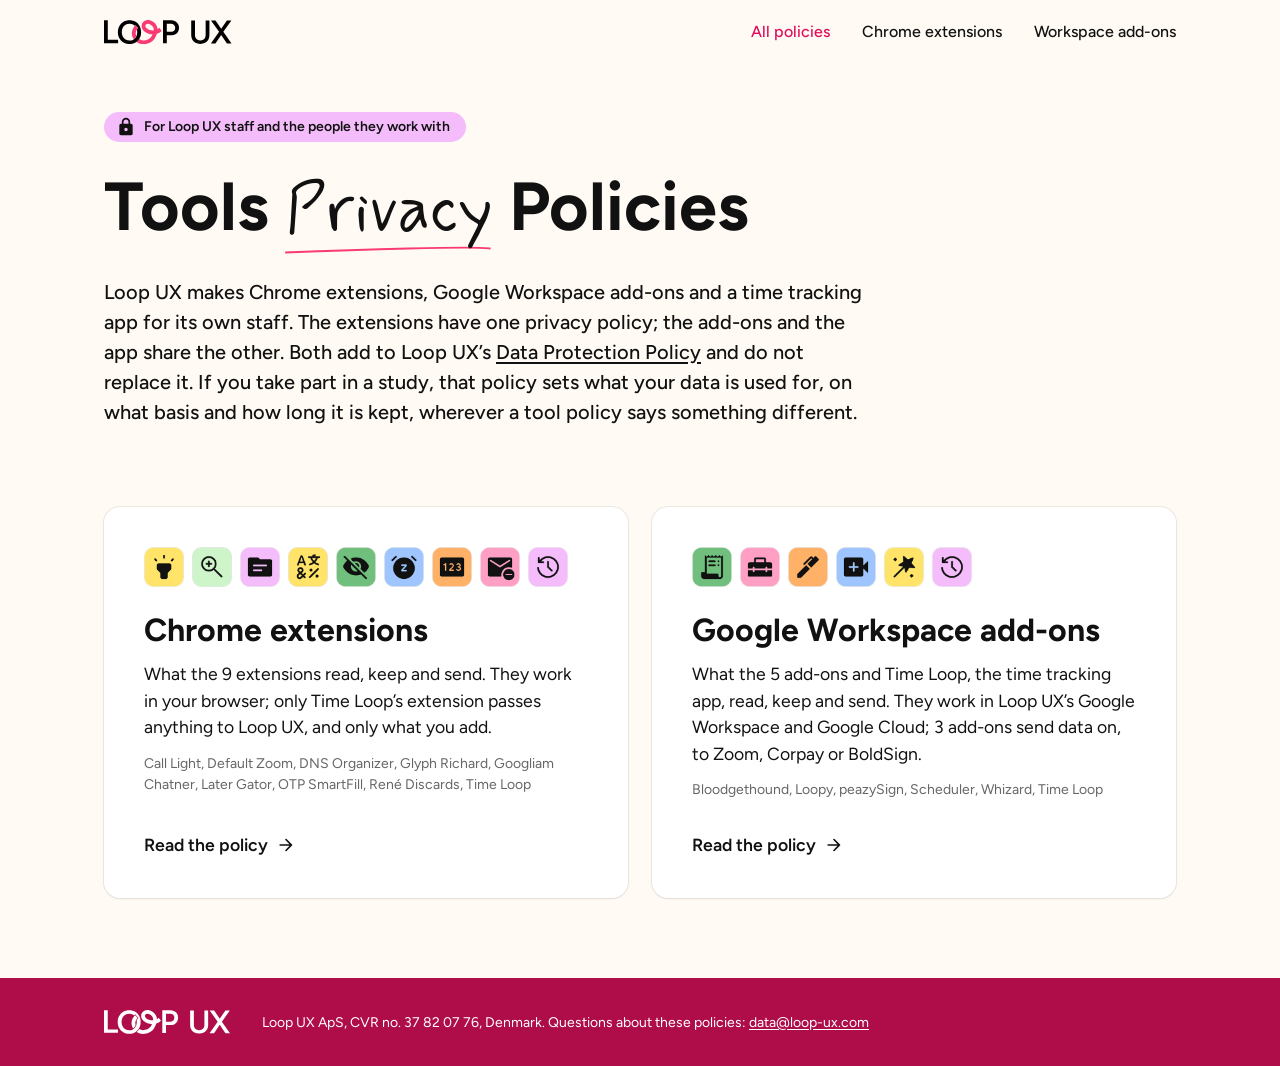
<file: index.html>
<!doctype html>
<html lang="en" data-theme="light">
<head>
  <meta charset="utf-8">
  <meta name="viewport" content="width=device-width, initial-scale=1">
  <title>Tools Privacy Policy | Loop UX</title>
  <meta name="description" content="Loop UX makes Chrome extensions, Google Workspace add-ons and a time tracking app for its own staff. Each kind has its own privacy policy.">
  <meta name="robots" content="noindex">
  <meta property="og:type" content="website">
  <meta property="og:title" content="Tools Privacy Policy | Loop UX">
  <meta property="og:description" content="Loop UX makes Chrome extensions, Google Workspace add-ons and a time tracking app for its own staff. Each kind has its own privacy policy.">
  <meta property="og:url" content="https://loop-ux.github.io/Tools-Privacy-Policy/">
  <script>
    (function () {
      var hash = location.hash.slice(1);
      var extensions = ["call-light", "default-zoom", "dns-organizer", "glyph-richard", "googliam-chatner", "later-gator", "otp-smartfill", "rene-discards", "time-loop-extension"];
      var renamed = ["otp-smart-fill", "renee-discards", "elgato-meet-light", "simply-dns-organizer"];
      var addOns = ["bloodgethound", "loopy", "peazysign", "scheduler", "whizard", "time-loop"];
      var mergedAddOns = ["gws-whizard", "adobe-wan-kenobi"];
      var starts = function (slug) { return hash === slug || hash.indexOf(slug + "-") === 0; };
      if (extensions.concat(renamed).some(starts)) location.replace("chrome-extensions/" + location.hash);
      else if (addOns.concat(mergedAddOns).some(starts)) location.replace("workspace-add-ons/" + location.hash);
    })();
  </script>
  <link rel="icon" type="image/svg+xml" href="assets/mark_pink.svg">
  <link rel="preload" href="loopux/fonts/Figtree-Variable.woff2" as="font" type="font/woff2" crossorigin>
  <link rel="stylesheet" href="loopux/fonts.css">
  <link rel="stylesheet" href="loopux/tokens.css?v=10.8.1">
  <link rel="stylesheet" href="loopux/loopux.site.css?v=10.8.1">
  <link rel="stylesheet" href="page.css?v=18">
  <script src="theme.js?v=4"></script>
</head>
<body>
  <a class="skip" href="#main">Skip to the policies</a>

  <nav class="lx-navbar" aria-label="Main"><div class="lx-navbar__inner"><a class="lx-navbar__brand" href="https://www.loop-ux.com"><svg viewBox="0 0 698 133" fill="none" xmlns="http://www.w3.org/2000/svg" role="img" aria-label="Loop UX" class="lx-logo" style="height: 24.3px; width: 127.53px;"><path d="M526.79 130.81C516.91 130.81 508.25 128.81 500.82 124.83C493.38 120.84 487.61 115.22 483.5 107.96C479.39 100.7 477.34 92.25 477.34 82.61V3.35001H498.05V82.61C498.05 88.45 499.27 93.53 501.71 97.88C504.15 102.23 507.57 105.62 511.97 108.05C516.37 110.49 521.43 111.71 527.14 111.71C532.85 111.71 538.12 110.49 542.59 108.05C547.05 105.61 550.47 102.22 552.85 97.88C555.23 93.53 556.42 88.45 556.42 82.61V3.35001H577.13V82.61C577.13 92.25 575.08 100.71 570.97 107.96C566.86 115.22 561.03 120.84 553.48 124.83C545.92 128.81 537.02 130.81 526.79 130.81Z" style="fill: var(--logo-ink);"></path><path d="M584.95 128.31L629.94 64.58L585.49 3.34H610.3L641.54 47.97L672.78 3.34H697.42L653.15 64.58L697.96 128.31H672.97L641.55 81.54L609.95 128.31H584.96H584.95Z" style="fill: var(--logo-ink);"></path><path d="M0 126.76V1.8H20.71V107.84H77.3V126.76H0Z" style="fill: var(--logo-ink);"></path><path d="M323.06 126.76V1.8H367.15C375.6 1.8 383.13 3.53 389.74 6.98C396.35 10.43 401.49 15.22 405.18 21.35C408.87 27.48 410.71 34.59 410.71 42.68C410.71 50.77 408.98 57.71 405.53 63.84C402.08 69.97 397.26 74.79 391.07 78.3C384.88 81.81 377.8 83.57 369.82 83.57H343.76V126.77H323.05L323.06 126.76ZM343.77 64.46H369.48C375.43 64.46 380.31 62.44 384.12 58.39C387.92 54.35 389.83 49.11 389.83 42.68C389.83 36.25 387.69 30.84 383.41 26.79C379.12 22.75 373.59 20.72 366.8 20.72H343.77V64.46Z" style="fill: var(--logo-ink);"></path><path d="M303 42.72C299.91 46.13 296.56 48.75 293.18 50.76C293.07 48.31 292.8 45.83 292.35 43.37C289.77 29.34 281.84 17.89 268.78 9.32C244.3 -6.73 222.36 0.160001 212.33 13.36C203.27 25.29 201.74 45.34 219.81 61.15C232.12 71.91 248.94 77.98 266 78.38C262.45 86.14 258.7 91.41 258.67 91.45L258.61 91.54C250.06 103.61 233.07 111.61 216.13 111.61C215.85 111.61 215.56 111.61 215.28 111.6C206.03 111.21 198.53 108.06 192.73 104.19C188.86 110.3 184.09 115.48 178.43 119.71C178.2 119.88 177.96 120.06 177.73 120.22C189.65 128.78 203.65 132.39 214.95 132.6C215.34 132.61 215.74 132.61 216.14 132.61C239.93 132.61 263.21 121.35 275.72 103.71C276.55 102.56 284.8 90.83 289.68 75.14C299.73 72.01 308.53 66.77 315.75 59.72L303 42.72ZM272.06 57.24C258.07 58.3 243.47 53.94 233.64 45.34C225.12 37.88 225.84 30.3 229.05 26.07C231.38 23.01 235.32 20.99 240.45 20.99C245.17 20.99 250.89 22.7 257.26 26.88C265.43 32.24 270.15 38.86 271.69 47.1C272.31 50.44 272.37 53.87 272.06 57.24Z" fill="#FA3A74"></path><path d="M195.01 32.56C189.65 22.76 182.19 15.06 172.63 9.46C163.06 3.87 152.08 1.07 139.68 1.07C127.28 1.07 116.16 3.87 106.65 9.46C97.14 15.06 89.65 22.76 84.18 32.56C78.7 42.37 75.97 53.72 75.97 66.59C75.97 79.46 78.7 90.48 84.18 100.34C89.65 110.21 97.2 117.91 106.83 123.45C116.46 128.98 127.53 131.75 140.04 131.75C152.55 131.75 163.36 128.98 172.81 123.45C174.52 122.45 176.15 121.37 177.73 120.22C177.96 120.06 178.2 119.88 178.43 119.71C184.09 115.48 188.86 110.3 192.73 104.19C192.77 104.14 192.81 104.08 192.84 104.03C193.6 102.84 194.32 101.61 195.01 100.34C200.36 90.48 203.04 79.16 203.04 66.41C203.04 53.66 200.36 42.37 195.01 32.56ZM179.95 52.11C180.39 53.77 180.76 55.48 181.03 57.23C181.51 60.21 181.74 63.33 181.74 66.59C181.74 72.69 180.9 78.33 179.24 83.49C178.82 84.77 178.36 86.02 177.84 87.24C177.72 87.54 177.59 87.84 177.45 88.13C177.13 88.87 176.78 89.6 176.41 90.32C173.33 96.35 169.21 101.26 164.07 105.04C163.84 105.21 163.6 105.39 163.36 105.55C162.82 105.94 162.27 106.31 161.71 106.66C161.28 106.93 160.85 107.19 160.41 107.44C154.46 110.89 147.67 112.62 140.04 112.62C131.74 112.62 124.37 110.63 117.93 106.66C111.49 102.69 106.44 97.25 102.77 90.32C99.1 83.41 97.27 75.43 97.27 66.41C97.27 57.39 99.07 49.56 102.68 42.58C106.29 35.61 111.28 30.16 117.66 26.25C124.04 22.34 131.32 20.38 139.5 20.38C147.68 20.38 155.12 22.37 161.43 26.34C163.11 27.39 164.69 28.55 166.17 29.81C166.89 30.43 167.59 31.07 168.27 31.73C168.43 31.89 168.59 32.04 168.74 32.2C170.62 30.09 171.99 28.83 172.35 28.51L179.35 36.34L186.39 44.12C186.39 44.12 183.15 47.13 179.95 52.11Z" style="fill: var(--logo-ink);"></path><path d="M186.39 44.12C186.39 44.12 183.15 47.13 179.95 52.11C179.82 52.3 179.7 52.51 179.57 52.71C178.38 54.64 177.21 56.85 176.22 59.29C172.32 68.88 172.75 78.56 177.45 88.13C177.13 88.87 176.78 89.6 176.41 90.32C173.33 96.35 169.21 101.26 164.07 105.04C163.84 105.21 163.6 105.39 163.36 105.55C163.24 105.37 163.12 105.2 163 105.02C148.32 82.97 151.75 63.16 157.15 50.46C160.45 42.7 164.83 36.73 168.06 32.98C168.29 32.71 168.52 32.45 168.74 32.2C170.62 30.09 171.99 28.83 172.35 28.51L179.35 36.34L186.39 44.12Z" fill="#FA3A74"></path></svg></a><div class="lx-navbar__menu"><a class="lx-navbar__link nav-home is-current" href="./" aria-current="page">All policies</a><a class="lx-navbar__link" href="chrome-extensions/"><span class="nav-wide">Chrome extensions</span><span class="nav-narrow">Extensions</span></a><a class="lx-navbar__link" href="workspace-add-ons/"><span class="nav-wide">Workspace add-ons</span><span class="nav-narrow">Add-ons</span></a></div></div></nav>

  <main id="main">
    <header class="hero hero--plain">
      <div class="hero__text">
        <p class="hero__for" data-theme="light"><svg viewBox="0 -960 960 960" xmlns="http://www.w3.org/2000/svg" aria-hidden="true" focusable="false"><path fill="currentColor" d="M240-80q-33 0-56.5-23.5T160-160v-400q0-33 23.5-56.5T240-640h40v-80q0-83 58.5-141.5T480-920q83 0 141.5 58.5T680-720v80h40q33 0 56.5 23.5T800-560v400q0 33-23.5 56.5T720-80H240Zm240-200q33 0 56.5-23.5T560-360q0-33-23.5-56.5T480-440q-33 0-56.5 23.5T400-360q0 33 23.5 56.5T480-280ZM360-640h240v-80q0-50-35-85t-85-35q-50 0-85 35t-35 85v80Z"/></svg>For Loop UX staff and the people they work with</p>
        <h1 class="lx-heading type-h2">Tools <span class="lx-script">Privacy<span class="lx-script__mark lx-script__mark--underline" aria-hidden="true"><svg viewBox="0 0 79 5" fill="none" xmlns="http://www.w3.org/2000/svg" aria-hidden="true" preserveAspectRatio="none" width="100%" height="100%" class="lx-scribble"><path d="M0.0644531 4C24.4982 2.43156 74.3054 -0.234777 78.0645 1.64735" stroke="#FA3A74" stroke-width="2" vector-effect="non-scaling-stroke" fill="none"></path></svg></span></span> Policies</h1>
        <p class="type-lead hero__lead">Loop UX makes Chrome extensions, Google Workspace add-ons and a time tracking app for its own staff. The extensions have one privacy policy; the add-ons and the app share the other. Both add to Loop UX’s <a href="https://www.loop-ux.com/data-protection-policy">Data Protection Policy</a> and do not replace it. If you take part in a study, that policy sets what your data is used for, on what basis and how long it is kept, wherever a tool policy says something different.</p>
      </div>
    </header>

    <div class="choices">
      <a class="choice" href="chrome-extensions/">
        <ul class="choice__icons" aria-hidden="true"><li><img src="assets/icons/call-light.png" width="40" height="40" alt=""></li><li><img src="assets/icons/default-zoom.png" width="40" height="40" alt=""></li><li><img src="assets/icons/dns-organizer.png" width="40" height="40" alt=""></li><li><img src="assets/icons/glyph-richard.png" width="40" height="40" alt=""></li><li><img src="assets/icons/googliam-chatner.png" width="40" height="40" alt=""></li><li><img src="assets/icons/later-gator.png" width="40" height="40" alt=""></li><li><img src="assets/icons/otp-smartfill.png" width="40" height="40" alt=""></li><li><img src="assets/icons/rene-discards.png" width="40" height="40" alt=""></li><li><img src="assets/icons/time-loop-extension.png" width="40" height="40" alt=""></li></ul>
        <h2>Chrome extensions</h2>
        <p>What the 9 extensions read, keep and send. They work in your browser; only Time Loop’s extension passes anything to Loop UX, and only what you add.</p>
        <p class="choice__names">Call Light, Default Zoom, DNS Organizer, Glyph Richard, Googliam Chatner, Later Gator, OTP SmartFill, René Discards, Time Loop</p>
        <span class="choice__go">Read the policy<svg viewBox="0 -960 960 960" xmlns="http://www.w3.org/2000/svg" aria-hidden="true" focusable="false"><path fill="currentColor" d="M647-440H200q-17 0-28.5-11.5T160-480q0-17 11.5-28.5T200-520h447L451-716q-12-12-11.5-28t12.5-28q12-11 28-11.5t28 11.5l264 264q6 6 8.5 13t2.5 15q0 8-2.5 15t-8.5 13L508-188q-11 11-27.5 11T452-188q-12-12-12-28.5t12-28.5l195-195Z"/></svg></span>
      </a>
      <a class="choice" href="workspace-add-ons/">
        <ul class="choice__icons" aria-hidden="true"><li><img src="assets/icons/bloodgethound.png" width="40" height="40" alt=""></li><li><img src="assets/icons/loopy.png" width="40" height="40" alt=""></li><li><img src="assets/icons/peazysign.png" width="40" height="40" alt=""></li><li><img src="assets/icons/scheduler.png" width="40" height="40" alt=""></li><li><img src="assets/icons/whizard.png" width="40" height="40" alt=""></li><li><img src="assets/icons/time-loop.png" width="40" height="40" alt=""></li></ul>
        <h2>Google Workspace add-ons</h2>
        <p>What the 5 add-ons and Time Loop, the time tracking app, read, keep and send. They work in Loop UX’s Google Workspace and Google Cloud; 3 add-ons send data on, to Zoom, Corpay or BoldSign.</p>
        <p class="choice__names">Bloodgethound, Loopy, peazySign, Scheduler, Whizard, Time Loop</p>
        <span class="choice__go">Read the policy<svg viewBox="0 -960 960 960" xmlns="http://www.w3.org/2000/svg" aria-hidden="true" focusable="false"><path fill="currentColor" d="M647-440H200q-17 0-28.5-11.5T160-480q0-17 11.5-28.5T200-520h447L451-716q-12-12-11.5-28t12.5-28q12-11 28-11.5t28 11.5l264 264q6 6 8.5 13t2.5 15q0 8-2.5 15t-8.5 13L508-188q-11 11-27.5 11T452-188q-12-12-12-28.5t12-28.5l195-195Z"/></svg></span>
      </a>
    </div>
  </main>

  <footer class="foot" data-theme="dark">
    <div class="foot__inner">
      <a class="foot__logo" href="https://www.loop-ux.com"><svg viewBox="0 0 698 133" fill="none" xmlns="http://www.w3.org/2000/svg" role="img" aria-label="Loop UX" class="lx-logo" style="height: 1.5rem; width: auto;"><path d="M526.79 130.81C516.91 130.81 508.25 128.81 500.82 124.83C493.38 120.84 487.61 115.22 483.5 107.96C479.39 100.7 477.34 92.25 477.34 82.61V3.34998H498.05V82.61C498.05 88.45 499.27 93.53 501.71 97.88C504.15 102.23 507.57 105.62 511.97 108.05C516.37 110.49 521.43 111.71 527.14 111.71C532.85 111.71 538.12 110.49 542.59 108.05C547.05 105.61 550.47 102.22 552.85 97.88C555.23 93.53 556.42 88.45 556.42 82.61V3.34998H577.13V82.61C577.13 92.25 575.08 100.71 570.97 107.96C566.86 115.22 561.03 120.84 553.48 124.83C545.92 128.81 537.02 130.81 526.79 130.81Z" fill="white"></path><path d="M584.95 128.31L629.94 64.58L585.49 3.34H610.3L641.54 47.97L672.78 3.34H697.42L653.15 64.58L697.96 128.31H672.97L641.55 81.54L609.95 128.31H584.96H584.95Z" fill="white"></path><path d="M0 126.76V1.79999H20.71V107.84H77.3V126.76H0Z" fill="white"></path><path d="M323.06 126.76V1.79999H367.15C375.6 1.79999 383.13 3.52999 389.74 6.97999C396.35 10.43 401.49 15.22 405.18 21.35C408.87 27.48 410.71 34.59 410.71 42.68C410.71 50.77 408.98 57.71 405.53 63.84C402.08 69.97 397.26 74.79 391.07 78.3C384.88 81.81 377.8 83.57 369.82 83.57H343.76V126.77H323.05L323.06 126.76ZM343.77 64.46H369.48C375.43 64.46 380.31 62.44 384.12 58.39C387.92 54.35 389.83 49.11 389.83 42.68C389.83 36.25 387.69 30.84 383.41 26.79C379.12 22.75 373.59 20.72 366.8 20.72H343.77V64.46Z" fill="white"></path><path d="M272.06 57.24C258.07 58.3 243.47 53.94 233.64 45.34C225.12 37.88 225.84 30.3 229.05 26.07C231.38 23.01 235.32 20.99 240.45 20.99C245.17 20.99 250.89 22.7 257.26 26.88C265.43 32.24 270.15 38.86 271.69 47.1C272.31 50.44 272.37 53.87 272.06 57.24ZM303 42.72C299.91 46.13 296.56 48.75 293.18 50.76C293.07 48.31 292.8 45.83 292.35 43.37C289.77 29.34 281.84 17.89 268.78 9.31999C244.3 -6.73001 222.36 0.159986 212.33 13.36C203.27 25.29 201.74 45.34 219.81 61.15C232.12 71.91 248.94 77.98 266 78.38C262.45 86.14 258.7 91.41 258.67 91.45L258.61 91.54C250.06 103.61 233.07 111.61 216.13 111.61C215.85 111.61 215.56 111.61 215.28 111.6C207.51 111.27 200.98 109 195.65 105.98C189.87 115.54 181.98 121.38 180.75 122.26C191.96 129.36 204.58 132.41 214.94 132.6C215.33 132.61 215.73 132.61 216.13 132.61C239.92 132.61 263.2 121.35 275.71 103.71C276.54 102.56 284.79 90.83 289.67 75.14C299.72 72.01 308.52 66.77 315.74 59.72L302.99 42.72H303Z" fill="white"></path><path d="M195.01 32.56C189.65 22.76 182.19 15.06 172.63 9.45998C163.06 3.86998 152.08 1.06998 139.68 1.06998C127.28 1.06998 116.16 3.86998 106.65 9.45998C97.14 15.06 89.65 22.76 84.18 32.56C78.7 42.37 75.97 53.72 75.97 66.59C75.97 79.46 78.7 90.48 84.18 100.34C89.65 110.21 97.2 117.91 106.83 123.45C116.46 128.98 127.53 131.75 140.04 131.75C152.55 131.75 163.36 128.98 172.81 123.45C174.52 122.45 176.15 121.37 177.73 120.22C177.96 120.06 178.2 119.88 178.43 119.71C184.09 115.48 188.86 110.3 192.73 104.19C192.77 104.14 192.81 104.08 192.84 104.03C193.6 102.84 194.32 101.61 195.01 100.34C200.36 90.48 203.04 79.16 203.04 66.41C203.04 53.66 200.36 42.37 195.01 32.56ZM188.78 46.67C188.48 46.96 185.68 49.66 182.89 54C182.8 54.15 182.75 54.22 182.71 54.29L182.51 54.61C181.99 55.46 181.49 56.33 181.03 57.22C181.51 60.21 181.74 63.33 181.74 66.59C181.74 72.69 180.91 78.32 179.24 83.49C178.82 84.77 178.36 86.02 177.84 87.24C177.72 87.54 177.59 87.84 177.45 88.13C177.13 88.87 176.78 89.6 176.41 90.32C173.33 96.35 169.21 101.26 164.07 105.04C163.84 105.21 163.6 105.39 163.36 105.55C162.82 105.94 162.27 106.31 161.71 106.66C161.28 106.93 160.85 107.2 160.41 107.44C154.46 110.89 147.67 112.62 140.04 112.62C131.74 112.62 124.37 110.63 117.93 106.66C111.49 102.69 106.44 97.25 102.77 90.32C99.1 83.41 97.27 75.43 97.27 66.41C97.27 57.39 99.07 49.56 102.68 42.58C106.29 35.61 111.28 30.16 117.66 26.25C124.04 22.34 131.32 20.38 139.5 20.38C147.68 20.38 155.12 22.37 161.43 26.34C163.11 27.39 164.69 28.55 166.18 29.82C168.25 27.49 169.74 26.14 170.03 25.89L172.63 23.58L181.96 34.01L191.22 44.24L188.78 46.67Z" fill="white"></path><path d="M186.39 44.12C186.39 44.12 183.15 47.13 179.95 52.11C179.82 52.3 179.7 52.51 179.57 52.71C178.38 54.64 177.21 56.85 176.22 59.29C172.99 67.22 172.73 75.21 175.4 83.15C175.44 83.3 175.49 83.45 175.55 83.6C170.78 96.28 163.22 101.35 161.36 102.44C161.32 102.38 161.28 102.32 161.25 102.25C148.61 81.32 151.98 62.63 157.15 50.46C160.45 42.7 164.83 36.73 168.06 32.98C168.29 32.71 168.52 32.45 168.74 32.2C170.62 30.09 171.99 28.83 172.35 28.51L179.35 36.34L186.39 44.12Z" fill="white"></path><path d="M180.71 122.23C180.71 122.23 180.74 122.25 180.75 122.26C180.64 122.34 180.58 122.38 180.58 122.38L180.71 122.23Z" fill="white"></path><path d="M195.67 105.94C195.67 105.94 195.65 105.97 195.65 105.98H195.64L195.67 105.94Z" fill="white"></path></svg></a>
      <p class="foot__text">Loop UX ApS, CVR no. 37 82 07 76, Denmark. Questions about these policies: <a href="mailto:data@loop-ux.com">data@loop-ux.com</a></p>
    </div>
  </footer>
</body>
</html>
</file>
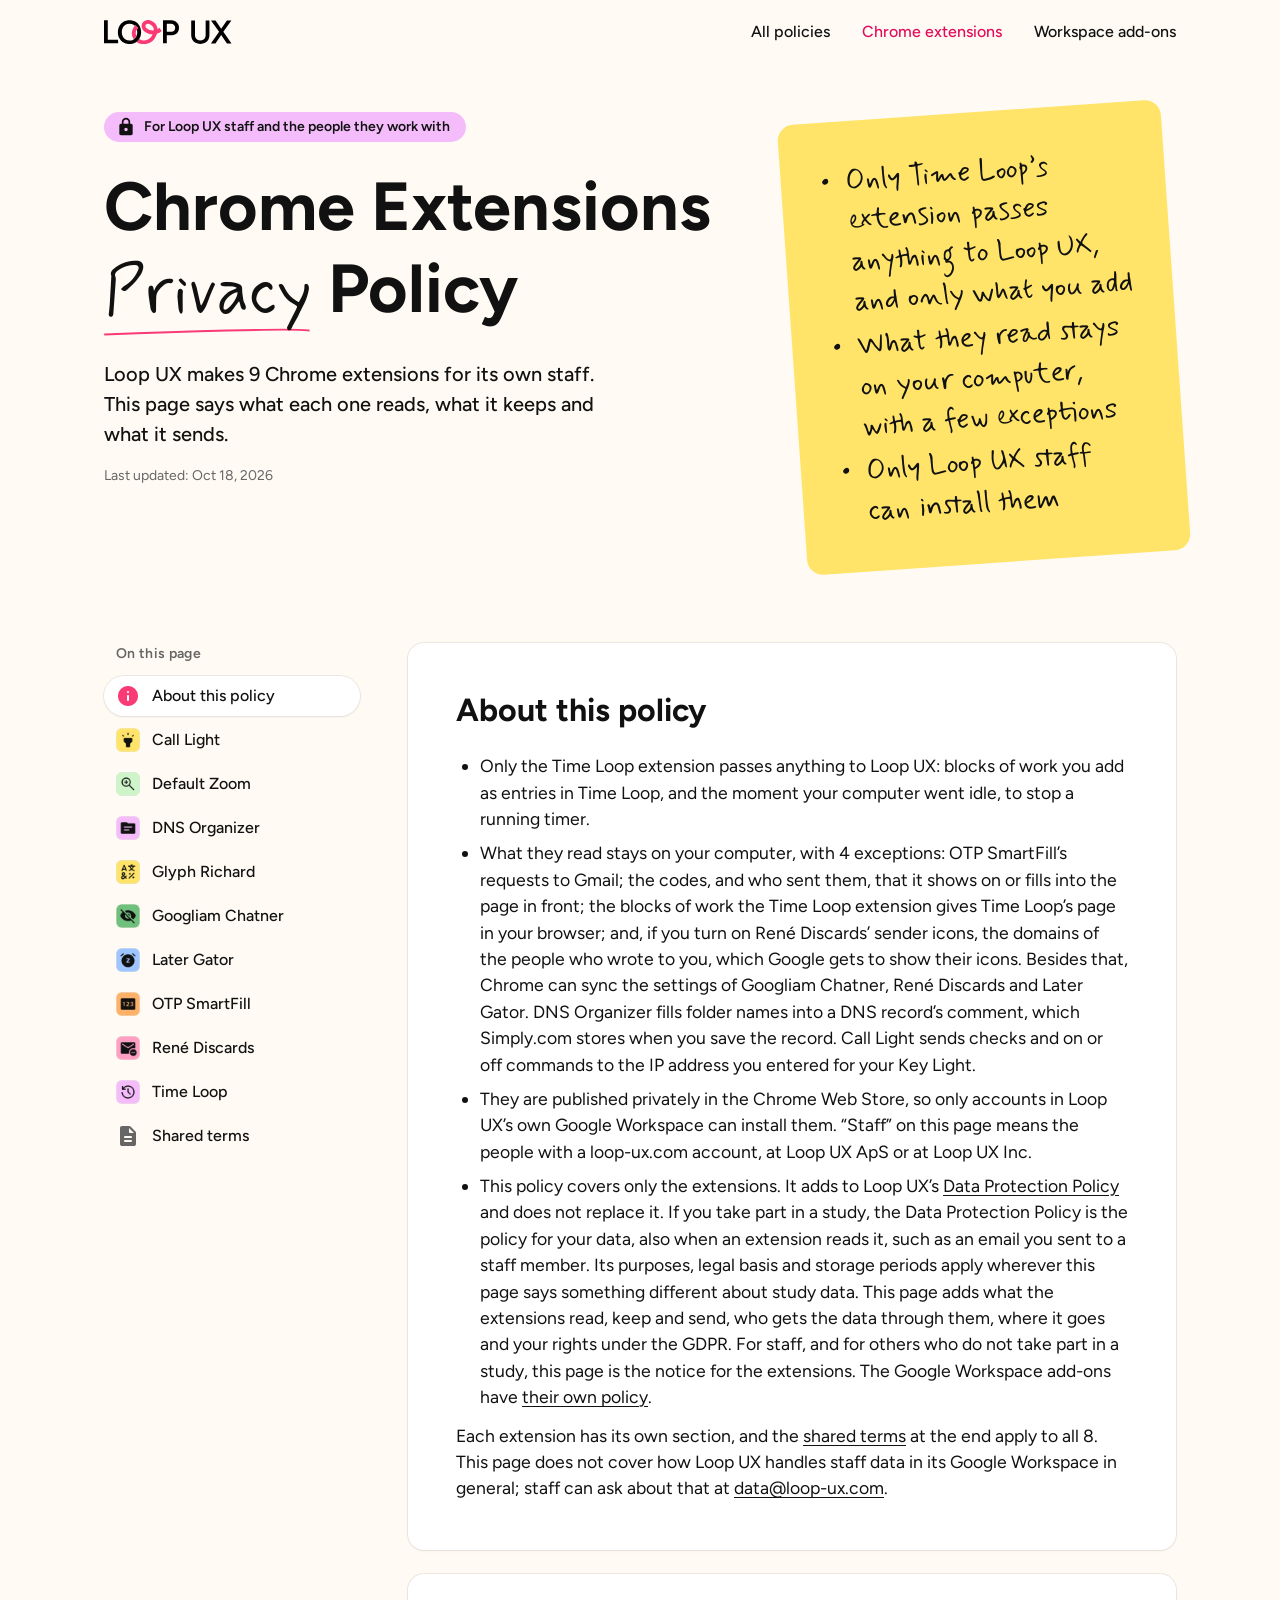
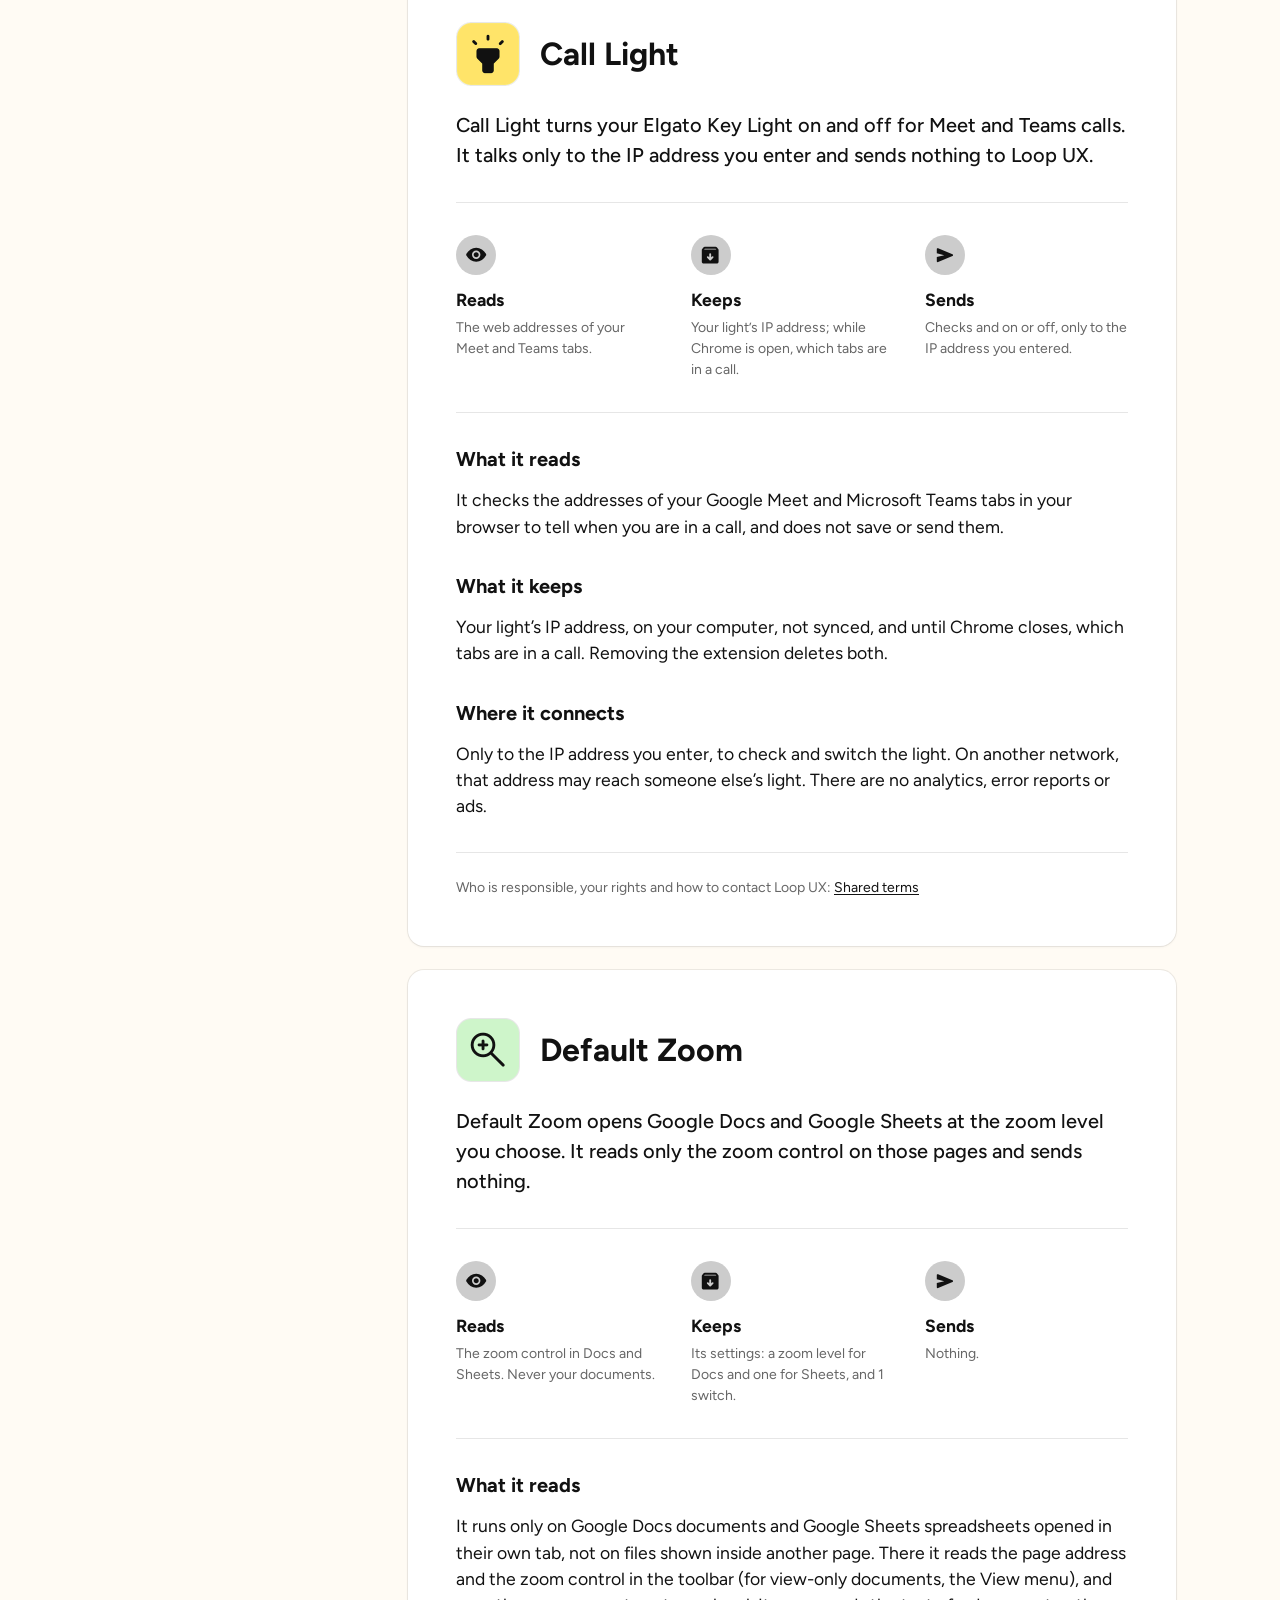
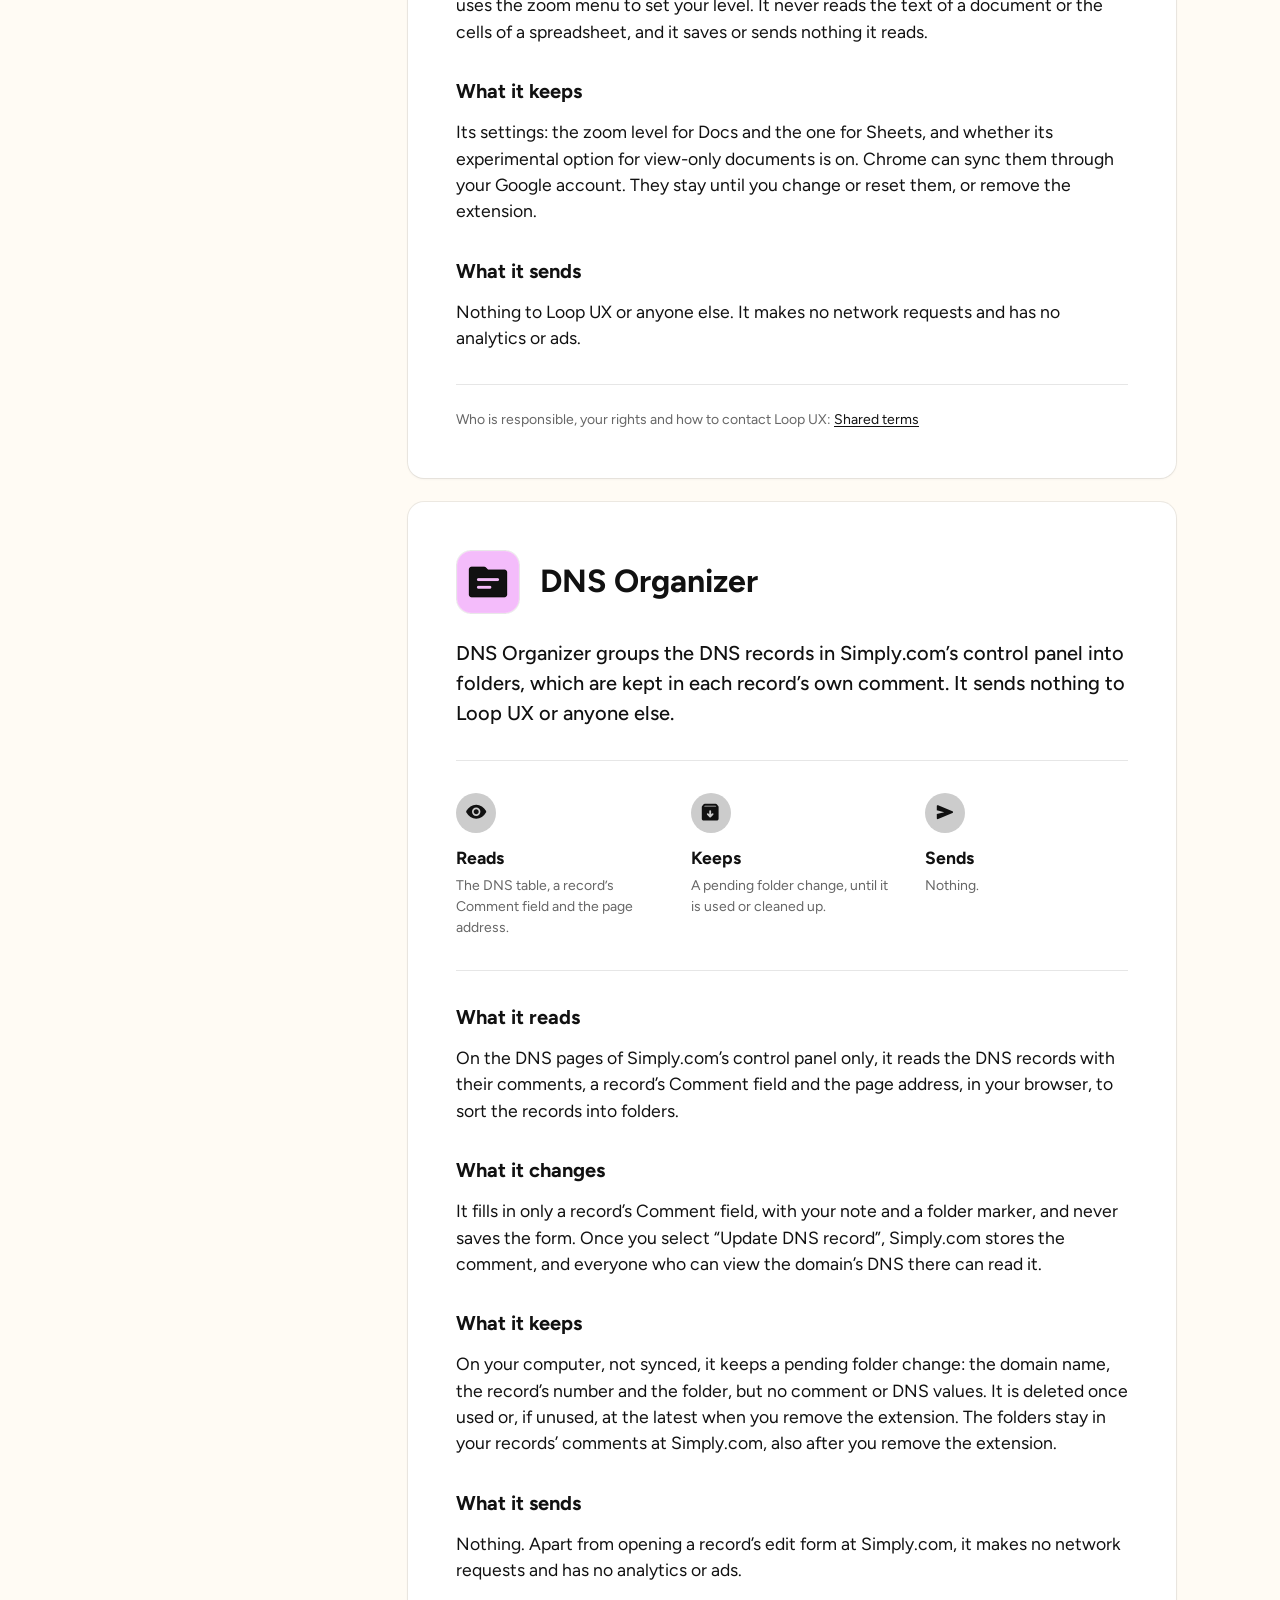
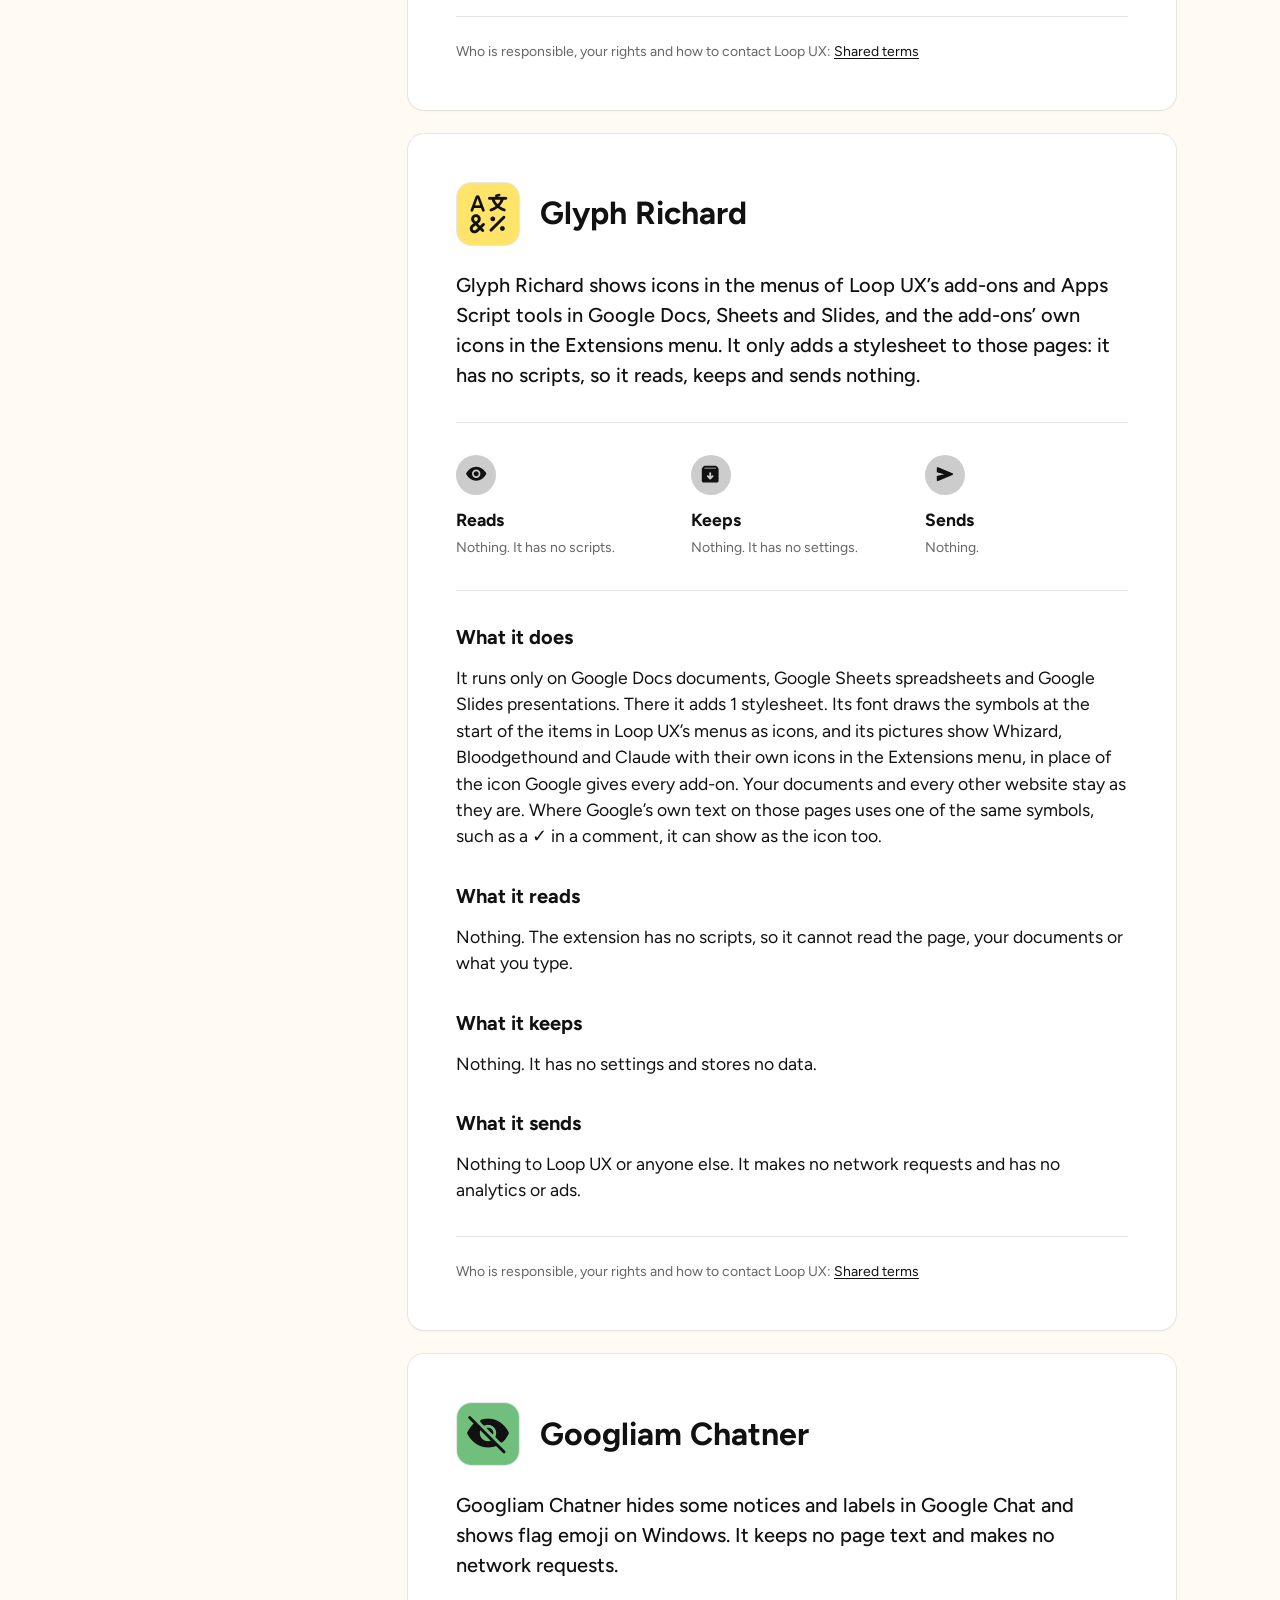
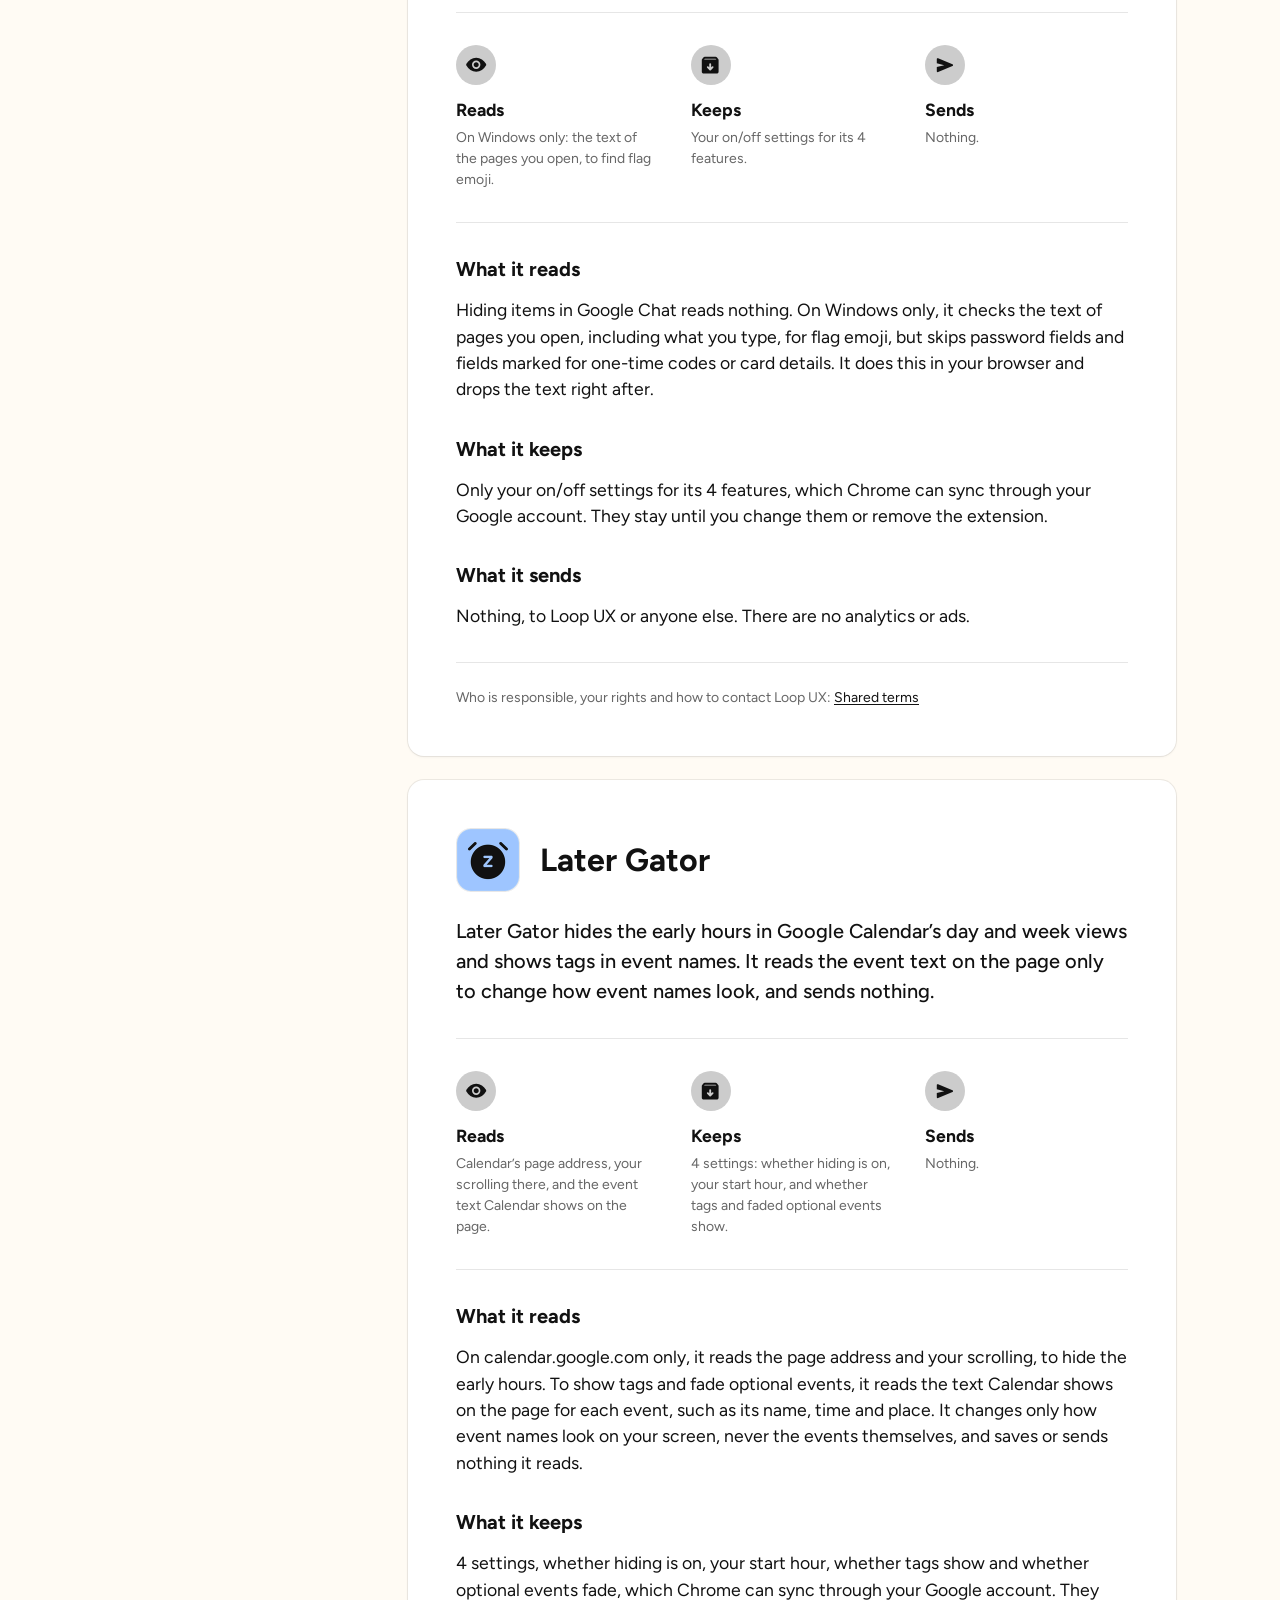
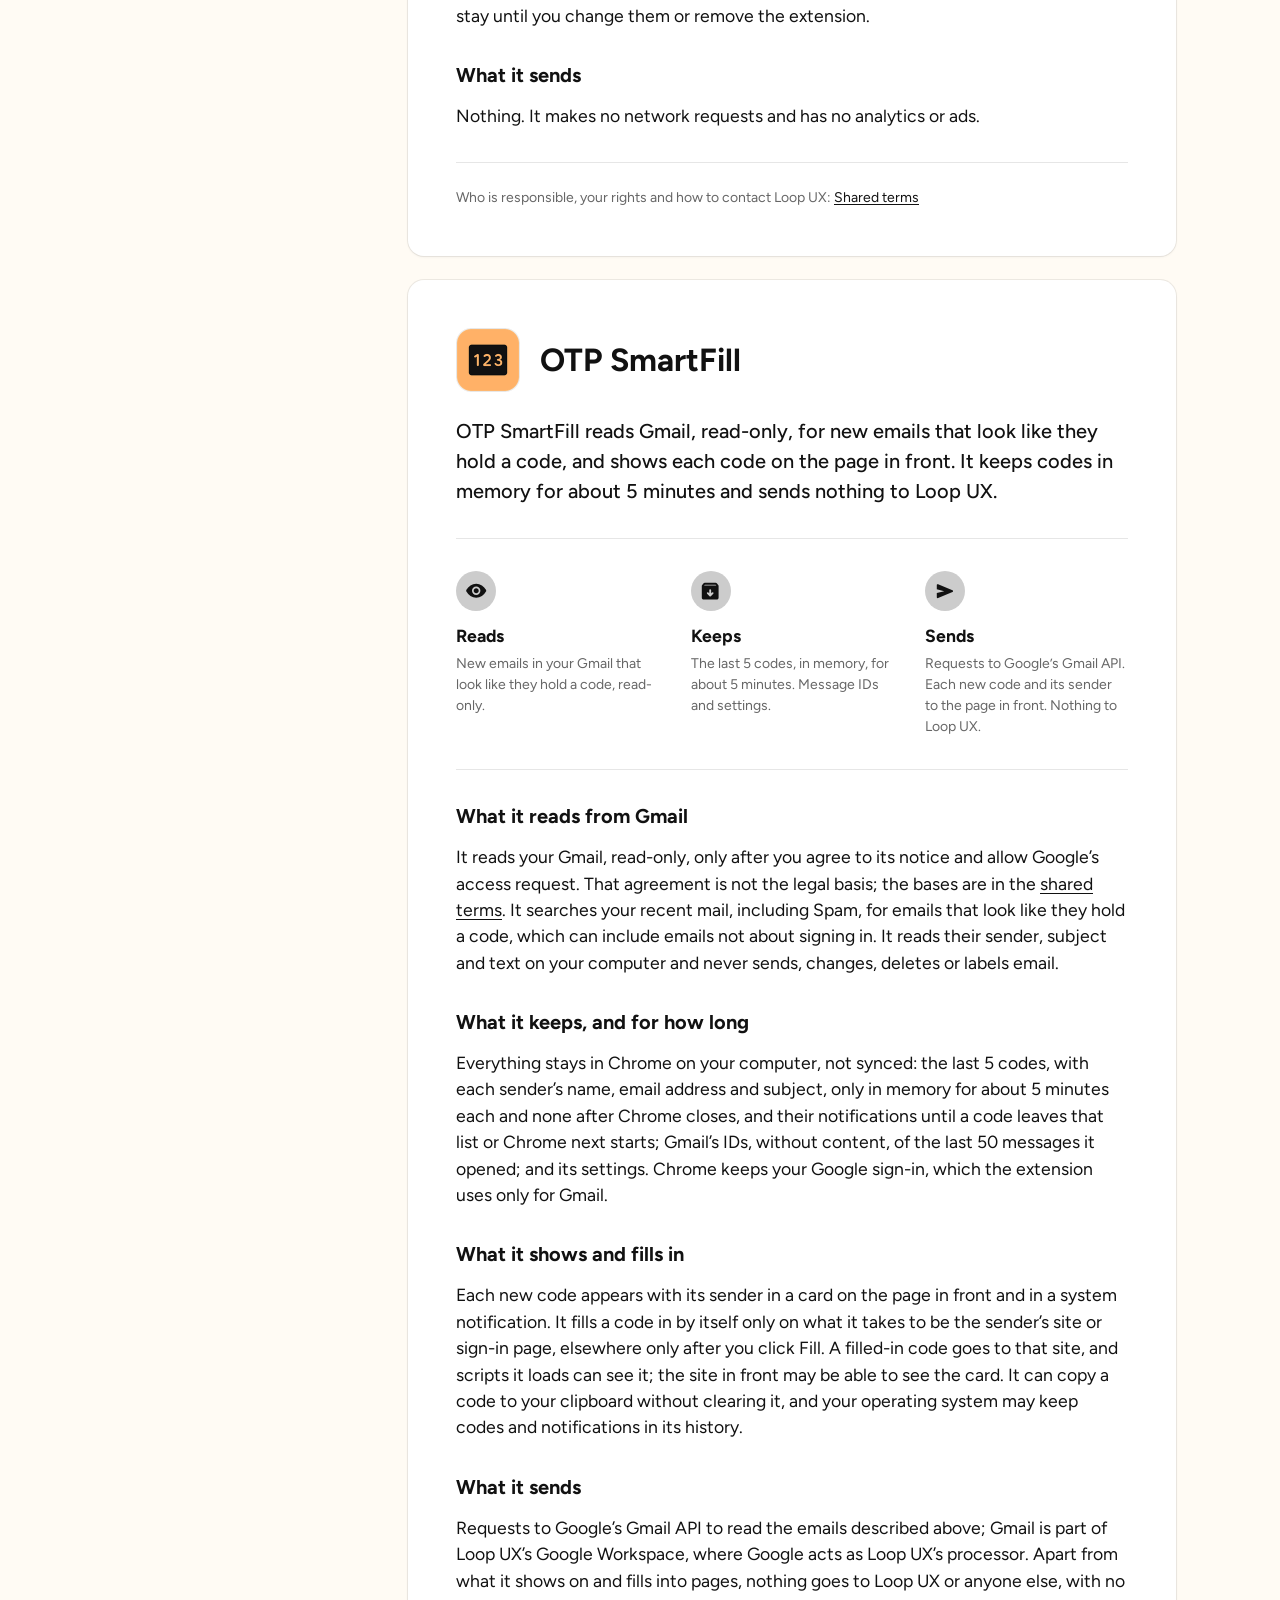
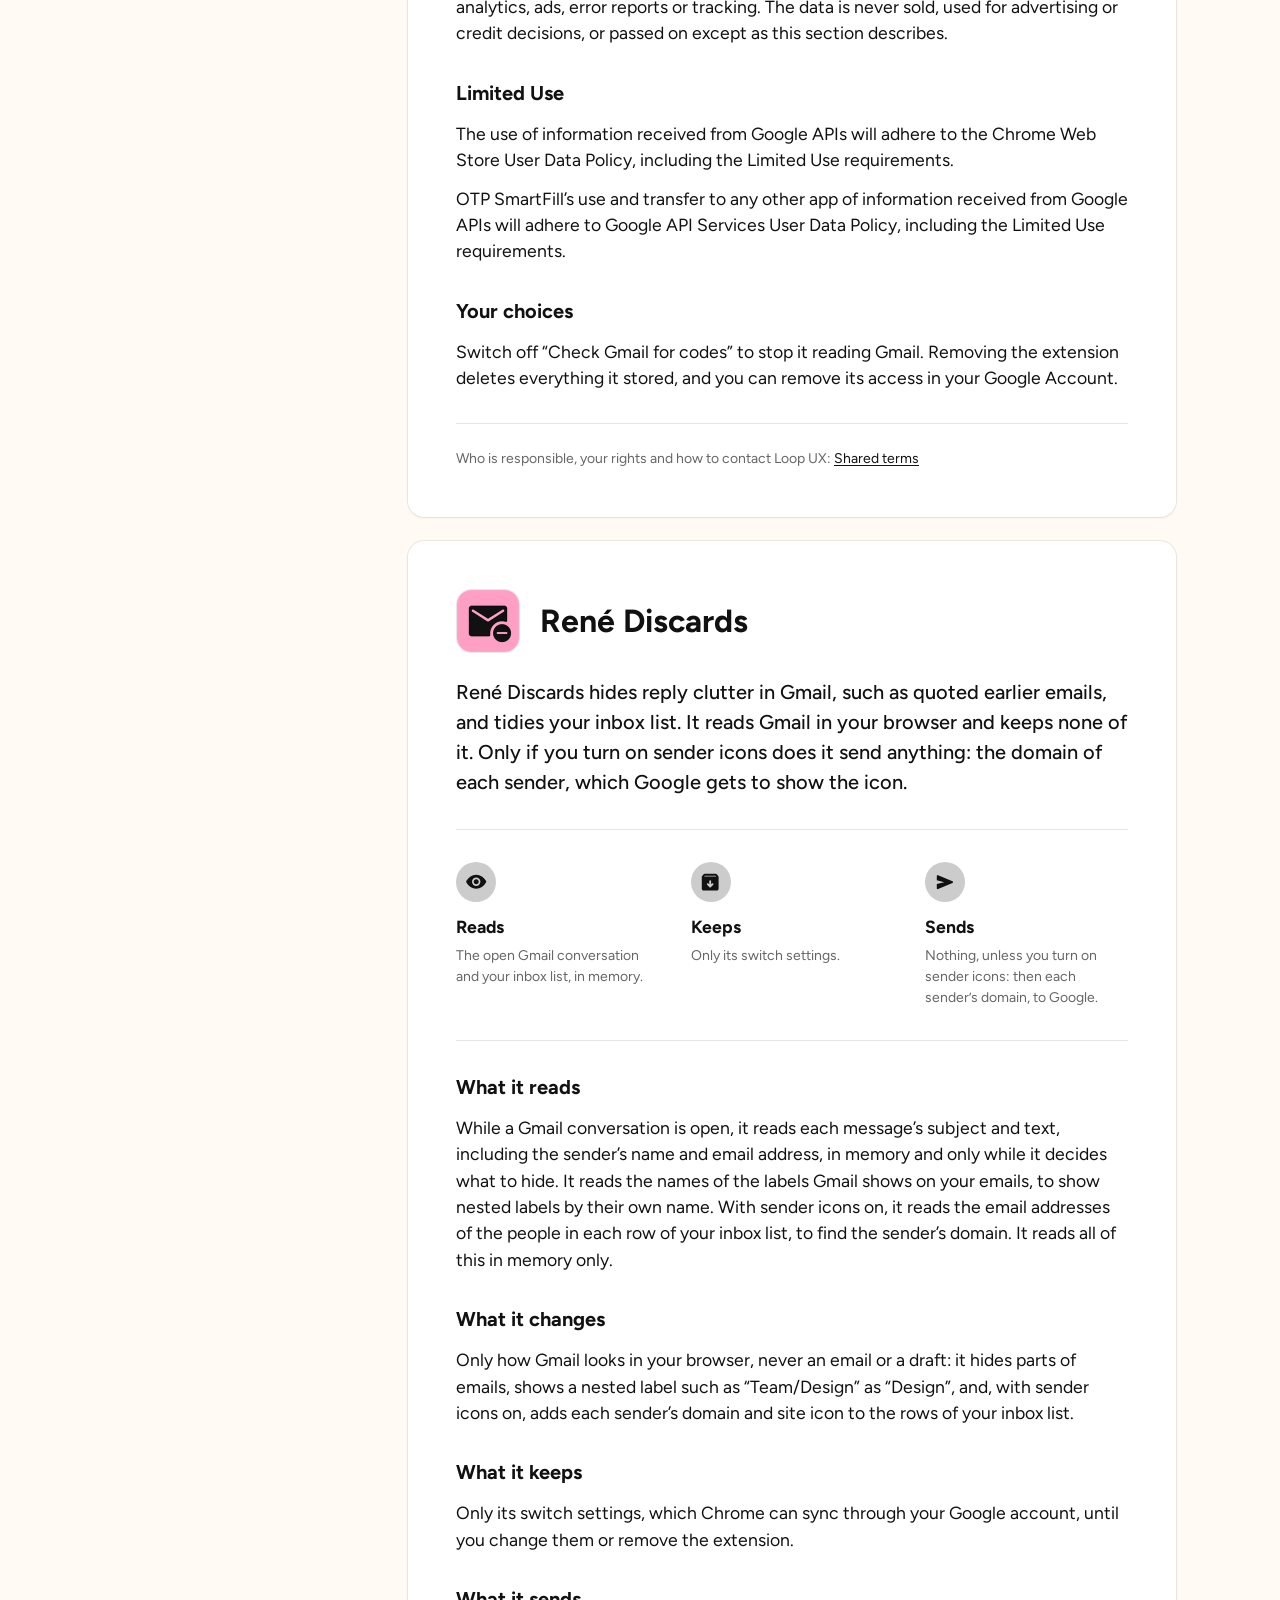
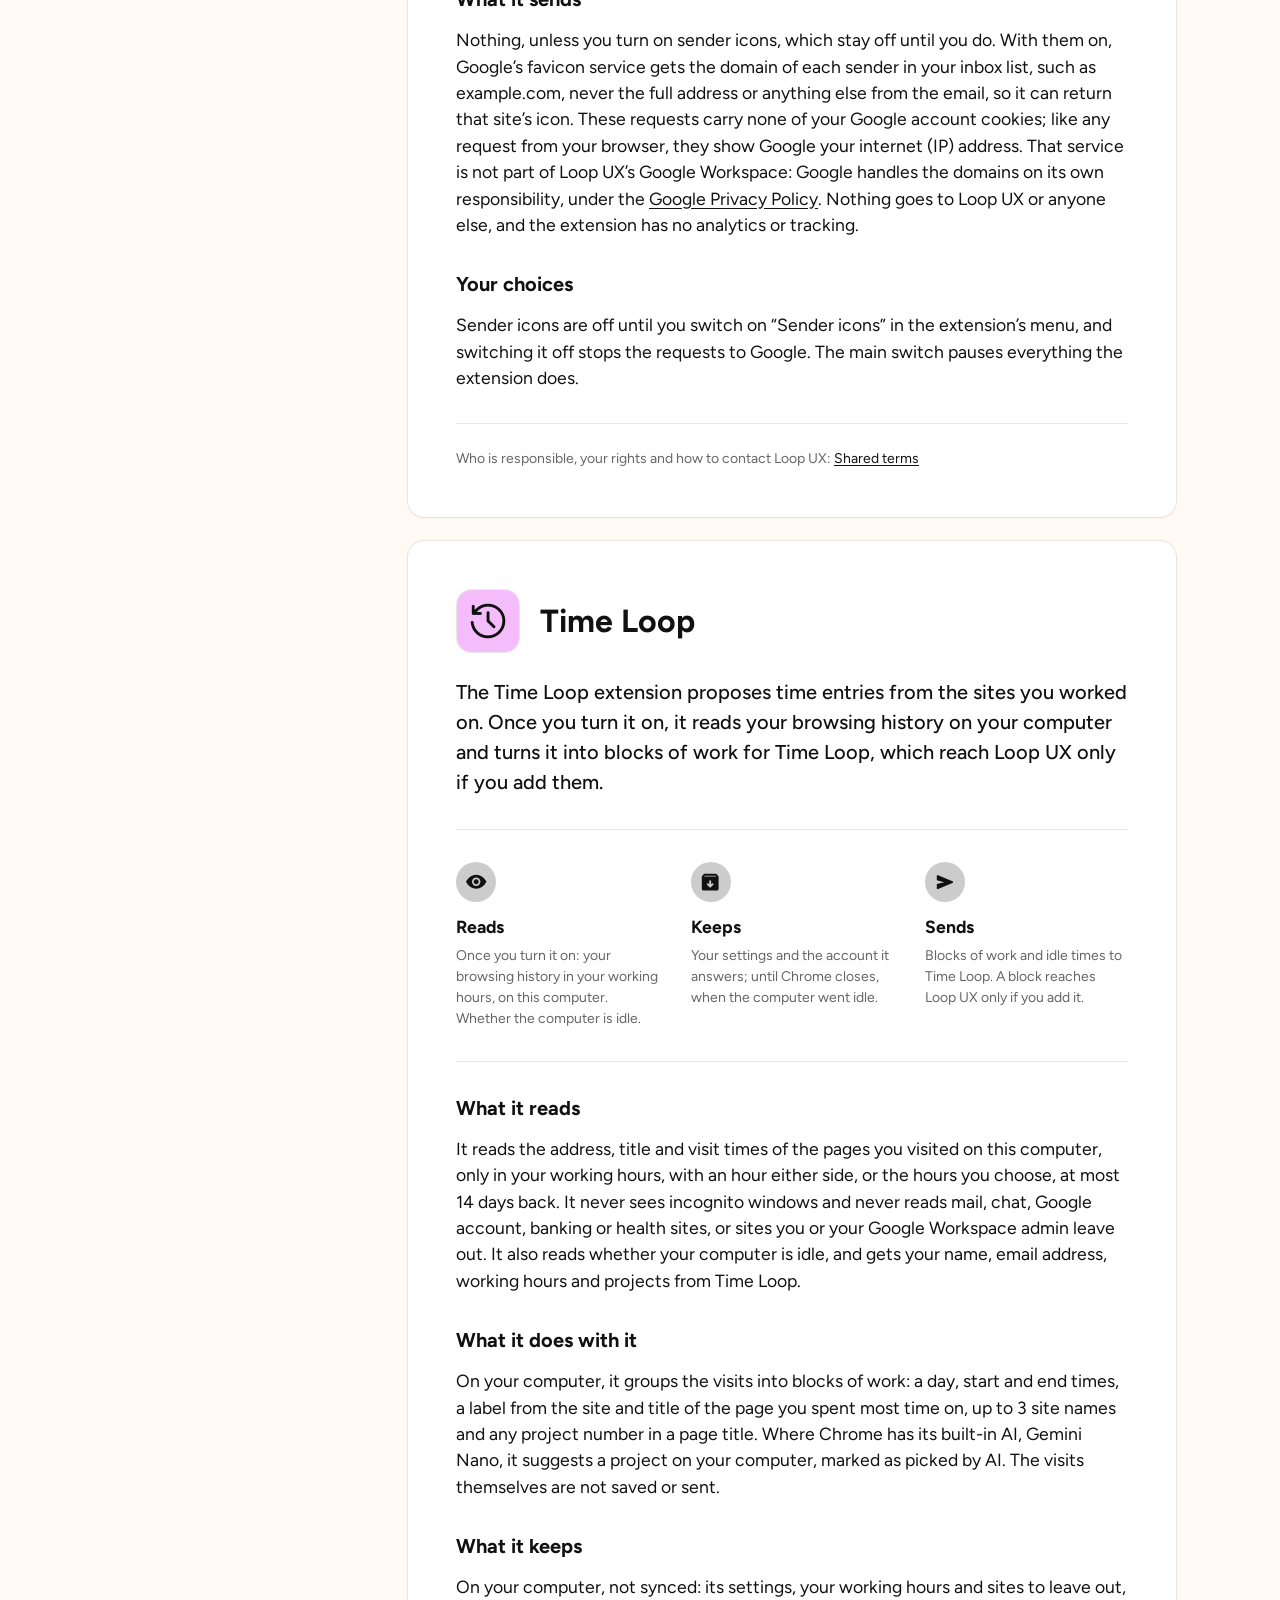
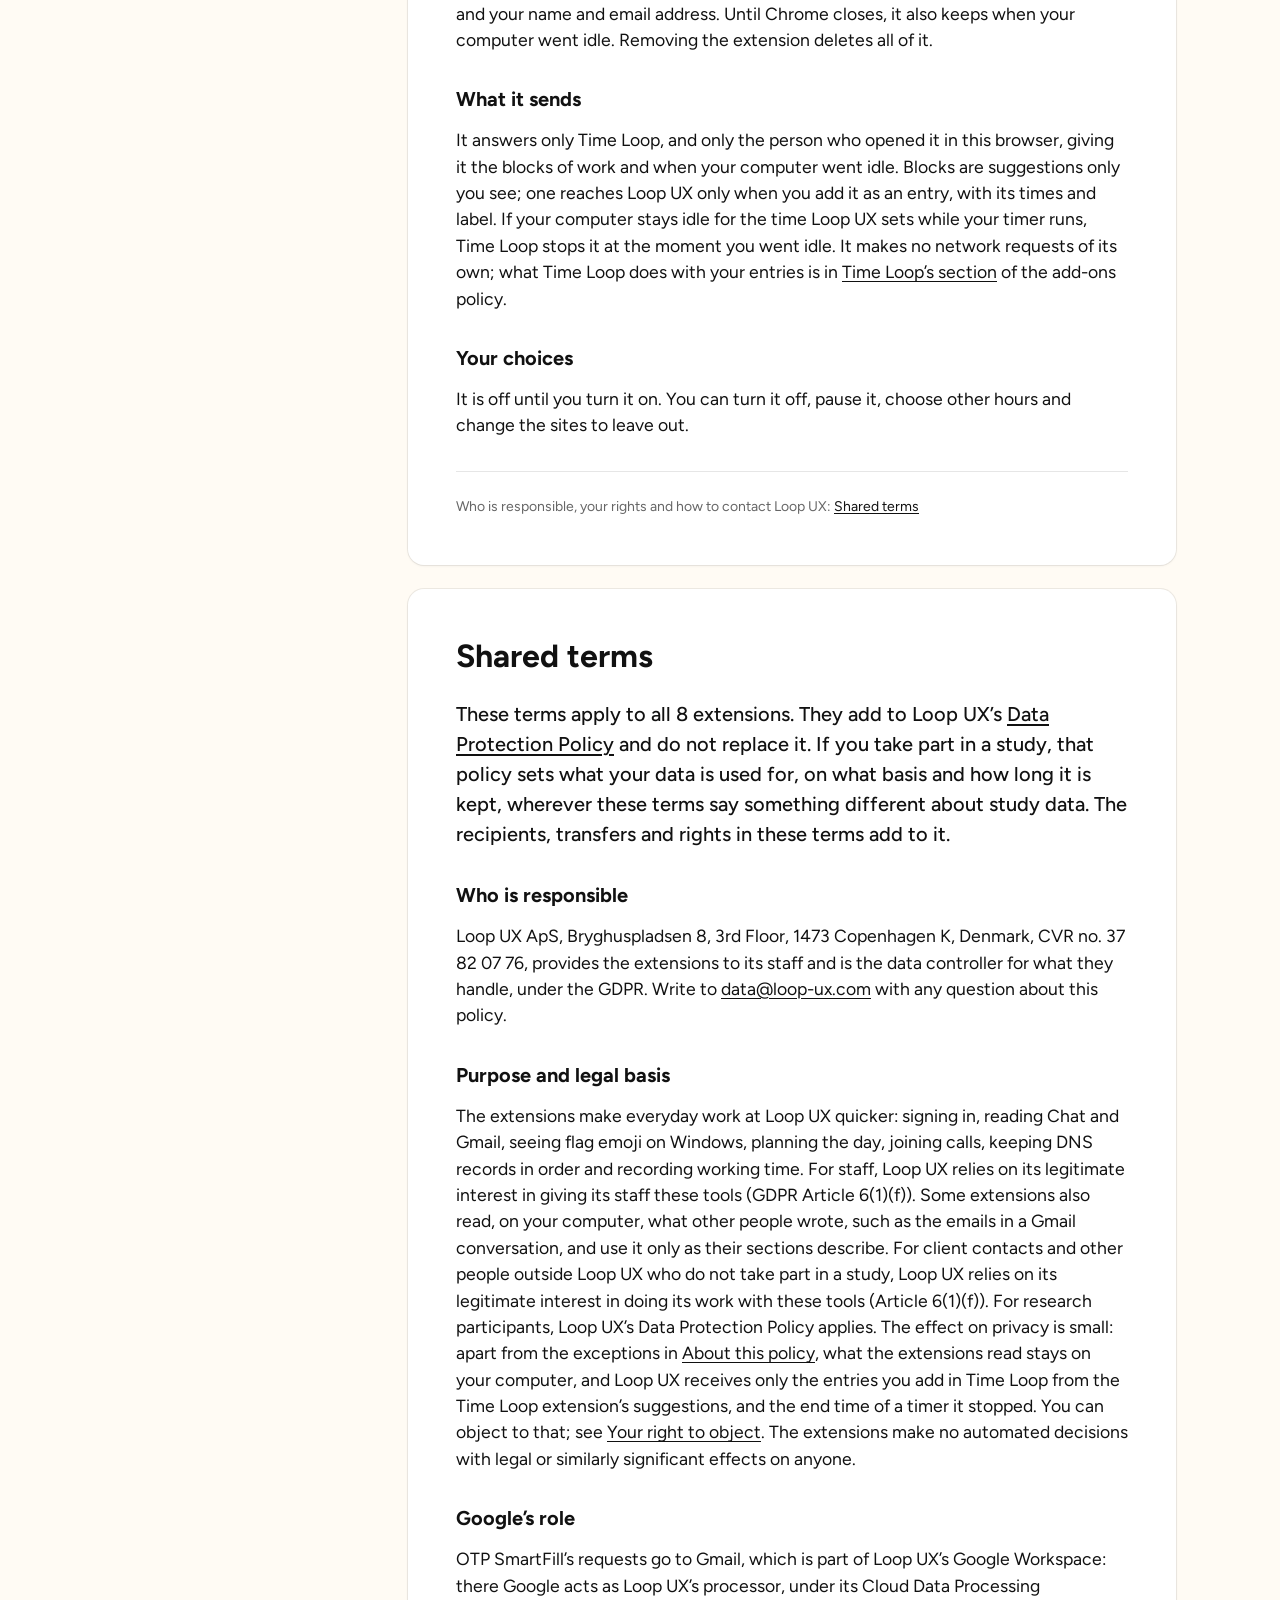
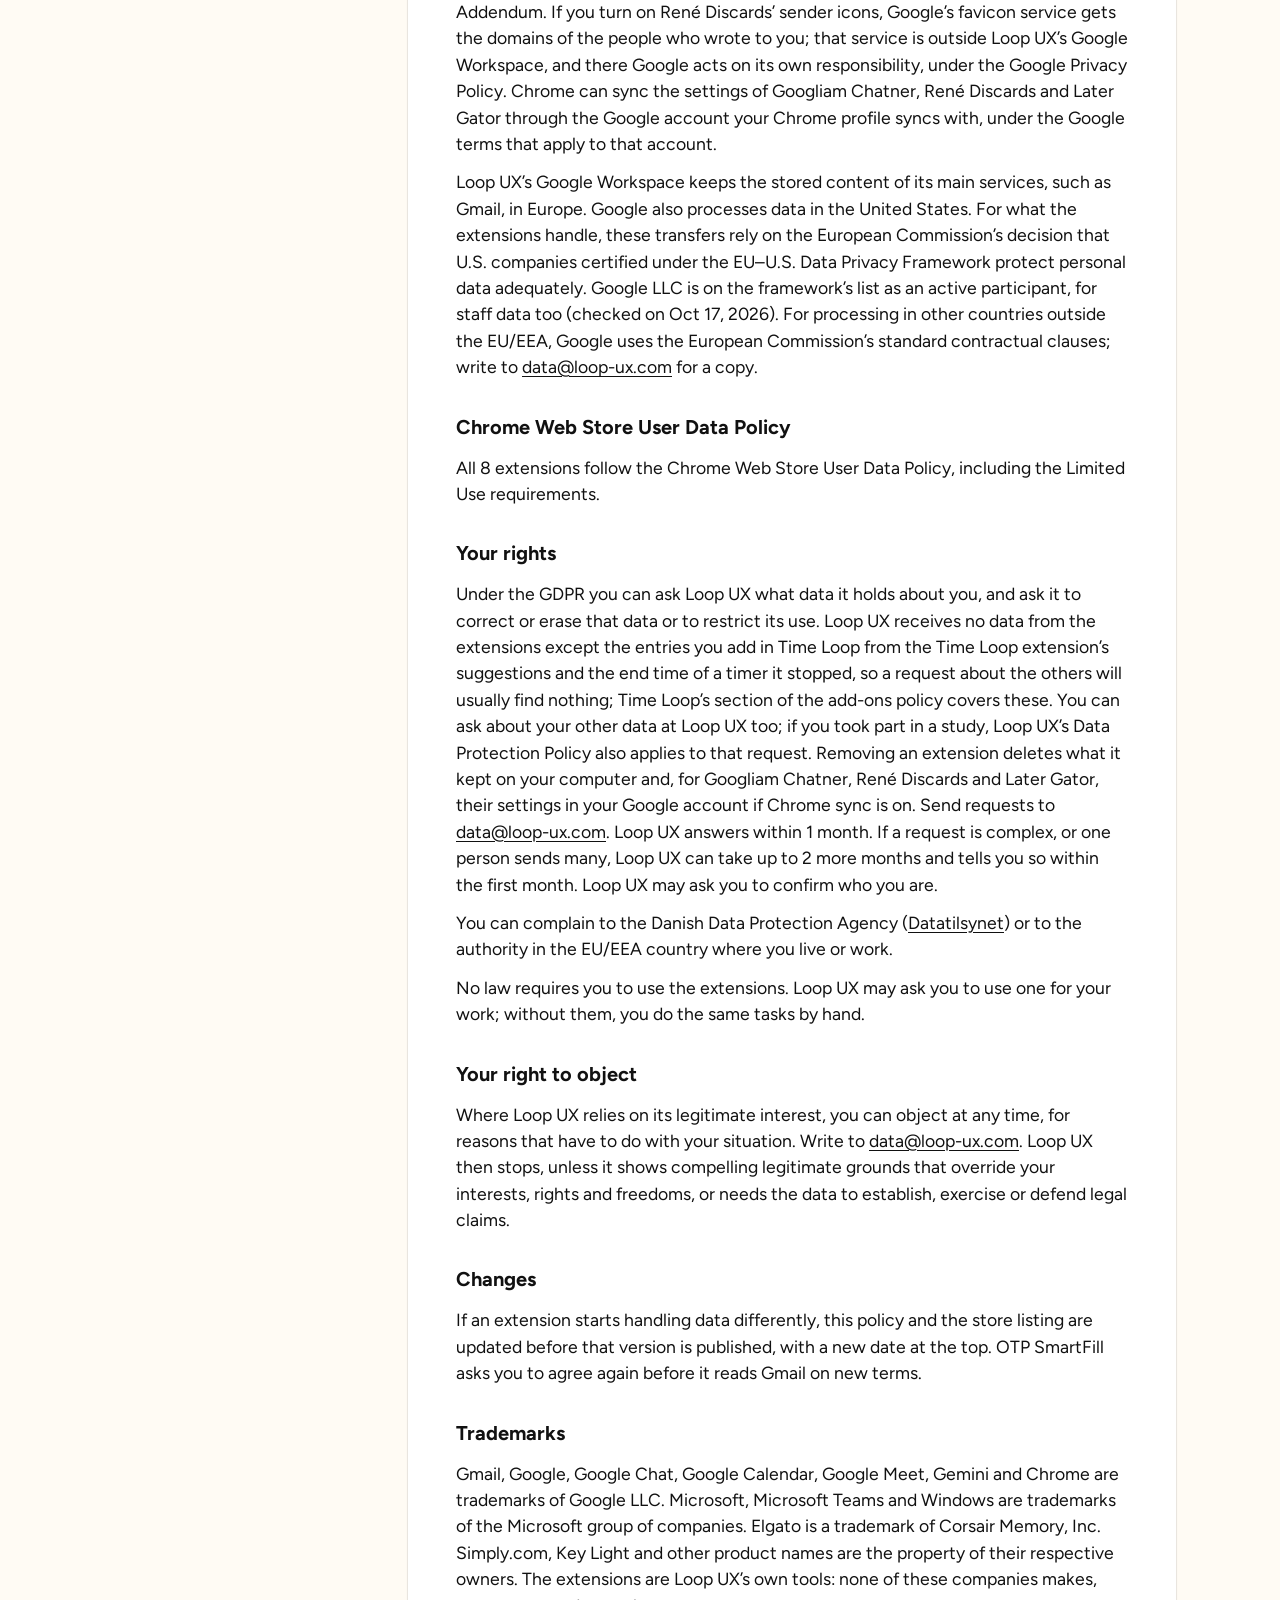
<file: chrome-extensions/index.html>
<!doctype html>
<html lang="en" data-theme="light">
<head>
  <meta charset="utf-8">
  <meta name="viewport" content="width=device-width, initial-scale=1">
  <title>Chrome Extensions Privacy Policy | Loop UX</title>
  <meta name="description" content="Loop UX makes 9 Chrome extensions for its own staff. This page says what each one reads, what it keeps and what it sends.">
  <meta name="robots" content="noindex">
  <meta property="og:type" content="website">
  <meta property="og:title" content="Chrome Extensions Privacy Policy | Loop UX">
  <meta property="og:description" content="Loop UX makes 9 Chrome extensions for its own staff. This page says what each one reads, what it keeps and what it sends.">
  <meta property="og:url" content="https://loop-ux.github.io/Tools-Privacy-Policy/chrome-extensions/">
  <link rel="icon" type="image/svg+xml" href="../assets/mark_pink.svg">
  <link rel="preload" href="../loopux/fonts/Figtree-Variable.woff2" as="font" type="font/woff2" crossorigin>
  <link rel="stylesheet" href="../loopux/fonts.css">
  <link rel="stylesheet" href="../loopux/tokens.css?v=10.8.1">
  <link rel="stylesheet" href="../loopux/loopux.site.css?v=10.8.1">
  <link rel="stylesheet" href="../page.css?v=18">
  <script src="../theme.js?v=4"></script>
  <script src="../nav.js?v=7" defer></script>
  <script src="../share.js?v=2" defer></script>
</head>
<body>
  <a class="skip" href="#main">Skip to the policy</a>

  <nav class="lx-navbar" aria-label="Main"><div class="lx-navbar__inner"><a class="lx-navbar__brand" href="https://www.loop-ux.com"><svg viewBox="0 0 698 133" fill="none" xmlns="http://www.w3.org/2000/svg" role="img" aria-label="Loop UX" class="lx-logo" style="height: 24.3px; width: 127.53px;"><path d="M526.79 130.81C516.91 130.81 508.25 128.81 500.82 124.83C493.38 120.84 487.61 115.22 483.5 107.96C479.39 100.7 477.34 92.25 477.34 82.61V3.35001H498.05V82.61C498.05 88.45 499.27 93.53 501.71 97.88C504.15 102.23 507.57 105.62 511.97 108.05C516.37 110.49 521.43 111.71 527.14 111.71C532.85 111.71 538.12 110.49 542.59 108.05C547.05 105.61 550.47 102.22 552.85 97.88C555.23 93.53 556.42 88.45 556.42 82.61V3.35001H577.13V82.61C577.13 92.25 575.08 100.71 570.97 107.96C566.86 115.22 561.03 120.84 553.48 124.83C545.92 128.81 537.02 130.81 526.79 130.81Z" style="fill: var(--logo-ink);"></path><path d="M584.95 128.31L629.94 64.58L585.49 3.34H610.3L641.54 47.97L672.78 3.34H697.42L653.15 64.58L697.96 128.31H672.97L641.55 81.54L609.95 128.31H584.96H584.95Z" style="fill: var(--logo-ink);"></path><path d="M0 126.76V1.8H20.71V107.84H77.3V126.76H0Z" style="fill: var(--logo-ink);"></path><path d="M323.06 126.76V1.8H367.15C375.6 1.8 383.13 3.53 389.74 6.98C396.35 10.43 401.49 15.22 405.18 21.35C408.87 27.48 410.71 34.59 410.71 42.68C410.71 50.77 408.98 57.71 405.53 63.84C402.08 69.97 397.26 74.79 391.07 78.3C384.88 81.81 377.8 83.57 369.82 83.57H343.76V126.77H323.05L323.06 126.76ZM343.77 64.46H369.48C375.43 64.46 380.31 62.44 384.12 58.39C387.92 54.35 389.83 49.11 389.83 42.68C389.83 36.25 387.69 30.84 383.41 26.79C379.12 22.75 373.59 20.72 366.8 20.72H343.77V64.46Z" style="fill: var(--logo-ink);"></path><path d="M303 42.72C299.91 46.13 296.56 48.75 293.18 50.76C293.07 48.31 292.8 45.83 292.35 43.37C289.77 29.34 281.84 17.89 268.78 9.32C244.3 -6.73 222.36 0.160001 212.33 13.36C203.27 25.29 201.74 45.34 219.81 61.15C232.12 71.91 248.94 77.98 266 78.38C262.45 86.14 258.7 91.41 258.67 91.45L258.61 91.54C250.06 103.61 233.07 111.61 216.13 111.61C215.85 111.61 215.56 111.61 215.28 111.6C206.03 111.21 198.53 108.06 192.73 104.19C188.86 110.3 184.09 115.48 178.43 119.71C178.2 119.88 177.96 120.06 177.73 120.22C189.65 128.78 203.65 132.39 214.95 132.6C215.34 132.61 215.74 132.61 216.14 132.61C239.93 132.61 263.21 121.35 275.72 103.71C276.55 102.56 284.8 90.83 289.68 75.14C299.73 72.01 308.53 66.77 315.75 59.72L303 42.72ZM272.06 57.24C258.07 58.3 243.47 53.94 233.64 45.34C225.12 37.88 225.84 30.3 229.05 26.07C231.38 23.01 235.32 20.99 240.45 20.99C245.17 20.99 250.89 22.7 257.26 26.88C265.43 32.24 270.15 38.86 271.69 47.1C272.31 50.44 272.37 53.87 272.06 57.24Z" fill="#FA3A74"></path><path d="M195.01 32.56C189.65 22.76 182.19 15.06 172.63 9.46C163.06 3.87 152.08 1.07 139.68 1.07C127.28 1.07 116.16 3.87 106.65 9.46C97.14 15.06 89.65 22.76 84.18 32.56C78.7 42.37 75.97 53.72 75.97 66.59C75.97 79.46 78.7 90.48 84.18 100.34C89.65 110.21 97.2 117.91 106.83 123.45C116.46 128.98 127.53 131.75 140.04 131.75C152.55 131.75 163.36 128.98 172.81 123.45C174.52 122.45 176.15 121.37 177.73 120.22C177.96 120.06 178.2 119.88 178.43 119.71C184.09 115.48 188.86 110.3 192.73 104.19C192.77 104.14 192.81 104.08 192.84 104.03C193.6 102.84 194.32 101.61 195.01 100.34C200.36 90.48 203.04 79.16 203.04 66.41C203.04 53.66 200.36 42.37 195.01 32.56ZM179.95 52.11C180.39 53.77 180.76 55.48 181.03 57.23C181.51 60.21 181.74 63.33 181.74 66.59C181.74 72.69 180.9 78.33 179.24 83.49C178.82 84.77 178.36 86.02 177.84 87.24C177.72 87.54 177.59 87.84 177.45 88.13C177.13 88.87 176.78 89.6 176.41 90.32C173.33 96.35 169.21 101.26 164.07 105.04C163.84 105.21 163.6 105.39 163.36 105.55C162.82 105.94 162.27 106.31 161.71 106.66C161.28 106.93 160.85 107.19 160.41 107.44C154.46 110.89 147.67 112.62 140.04 112.62C131.74 112.62 124.37 110.63 117.93 106.66C111.49 102.69 106.44 97.25 102.77 90.32C99.1 83.41 97.27 75.43 97.27 66.41C97.27 57.39 99.07 49.56 102.68 42.58C106.29 35.61 111.28 30.16 117.66 26.25C124.04 22.34 131.32 20.38 139.5 20.38C147.68 20.38 155.12 22.37 161.43 26.34C163.11 27.39 164.69 28.55 166.17 29.81C166.89 30.43 167.59 31.07 168.27 31.73C168.43 31.89 168.59 32.04 168.74 32.2C170.62 30.09 171.99 28.83 172.35 28.51L179.35 36.34L186.39 44.12C186.39 44.12 183.15 47.13 179.95 52.11Z" style="fill: var(--logo-ink);"></path><path d="M186.39 44.12C186.39 44.12 183.15 47.13 179.95 52.11C179.82 52.3 179.7 52.51 179.57 52.71C178.38 54.64 177.21 56.85 176.22 59.29C172.32 68.88 172.75 78.56 177.45 88.13C177.13 88.87 176.78 89.6 176.41 90.32C173.33 96.35 169.21 101.26 164.07 105.04C163.84 105.21 163.6 105.39 163.36 105.55C163.24 105.37 163.12 105.2 163 105.02C148.32 82.97 151.75 63.16 157.15 50.46C160.45 42.7 164.83 36.73 168.06 32.98C168.29 32.71 168.52 32.45 168.74 32.2C170.62 30.09 171.99 28.83 172.35 28.51L179.35 36.34L186.39 44.12Z" fill="#FA3A74"></path></svg></a><div class="lx-navbar__menu"><a class="lx-navbar__link nav-home" href="../">All policies</a><a class="lx-navbar__link is-current" href="../chrome-extensions/" aria-current="page"><span class="nav-wide">Chrome extensions</span><span class="nav-narrow">Extensions</span></a><a class="lx-navbar__link" href="../workspace-add-ons/"><span class="nav-wide">Workspace add-ons</span><span class="nav-narrow">Add-ons</span></a></div></div></nav>

  <main id="main">
    <header class="hero">
      <div class="hero__text">
        <p class="hero__for" data-theme="light"><svg viewBox="0 -960 960 960" xmlns="http://www.w3.org/2000/svg" aria-hidden="true" focusable="false"><path fill="currentColor" d="M240-80q-33 0-56.5-23.5T160-160v-400q0-33 23.5-56.5T240-640h40v-80q0-83 58.5-141.5T480-920q83 0 141.5 58.5T680-720v80h40q33 0 56.5 23.5T800-560v400q0 33-23.5 56.5T720-80H240Zm240-200q33 0 56.5-23.5T560-360q0-33-23.5-56.5T480-440q-33 0-56.5 23.5T400-360q0 33 23.5 56.5T480-280ZM360-640h240v-80q0-50-35-85t-85-35q-50 0-85 35t-35 85v80Z"/></svg>For Loop UX staff and the people they work with</p>
        <h1 class="lx-heading type-h2">Chrome Extensions <span class="lx-script">Privacy<span class="lx-script__mark lx-script__mark--underline" aria-hidden="true"><svg viewBox="0 0 79 5" fill="none" xmlns="http://www.w3.org/2000/svg" aria-hidden="true" preserveAspectRatio="none" width="100%" height="100%" class="lx-scribble"><path d="M0.0644531 4C24.4982 2.43156 74.3054 -0.234777 78.0645 1.64735" stroke="#FA3A74" stroke-width="2" vector-effect="non-scaling-stroke" fill="none"></path></svg></span></span> Policy</h1>
        <p class="type-lead hero__lead">Loop UX makes 9 Chrome extensions for its own staff. This page says what each one reads, what it keeps and what it sends.</p>
        <p class="type-body-sm hero__updated">Last updated: <time datetime="2026-10-18">Oct 18, 2026</time></p>
      </div>
      <div class="hero__note">
        <h2 class="visually-hidden">In short</h2>
        <div class="lx-note lx-note--yellow lx-tilt--left lx-on-pastel" data-theme="light"><ul class="lx-note__list"><li class="lx-note__item"><span class="lx-note__bullet" aria-hidden="true">•</span><span>Only Time Loop’s extension passes anything to Loop UX, and only what you add</span></li><li class="lx-note__item"><span class="lx-note__bullet" aria-hidden="true">•</span><span>What they read stays on your computer, with a few exceptions</span></li><li class="lx-note__item"><span class="lx-note__bullet" aria-hidden="true">•</span><span>Only Loop UX staff can install them</span></li></ul></div>
      </div>
    </header>

    <nav class="sections" aria-label="Sections of this policy">
      <div class="sections__inner">
        <a href="#overview">About</a>
        <a href="#call-light">Call Light</a>
        <a href="#default-zoom">Default Zoom</a>
        <a href="#dns-organizer">DNS Organizer</a>
        <a href="#glyph-richard">Glyph Richard</a>
        <a href="#googliam-chatner">Googliam Chatner</a>
        <a href="#later-gator">Later Gator</a>
        <a href="#otp-smartfill">OTP SmartFill</a>
        <a href="#rene-discards">René Discards</a>
        <a href="#time-loop-extension">Time Loop</a>
        <a href="#shared-terms">Shared terms</a>
      </div>
    </nav>

    <div class="layout">
      <nav class="side" aria-labelledby="side-label">
        <p class="type-eyebrow side__label" id="side-label">On this page</p>
        <ul class="side__list">
          <li><a href="#overview"><svg viewBox="0 -960 960 960" xmlns="http://www.w3.org/2000/svg" fill="none" width="24" height="24" class="lx-icon" focusable="false" aria-hidden="true"><path fill="currentColor" d="M480-280q17 0 28.5-11.5T520-320v-160q0-17-11.5-28.5T480-520q-17 0-28.5 11.5T440-480v160q0 17 11.5 28.5T480-280Zm0-320q17 0 28.5-11.5T520-640q0-17-11.5-28.5T480-680q-17 0-28.5 11.5T440-640q0 17 11.5 28.5T480-600Zm0 520q-83 0-156-31.5T197-197q-54-54-85.5-127T80-480q0-83 31.5-156T197-763q54-54 127-85.5T480-880q83 0 156 31.5T763-763q54 54 85.5 127T880-480q0 83-31.5 156T763-197q-54 54-127 85.5T480-80Z"></path></svg><span>About this policy</span></a></li>
          <li><a href="#call-light"><img src="../assets/icons/call-light.png" width="24" height="24" alt=""><span>Call Light</span></a>
            <div class="side__sub">
            <ul>
              <li><a href="#call-light-what-it-reads">What it reads</a></li>
              <li><a href="#call-light-what-it-keeps">What it keeps</a></li>
              <li><a href="#call-light-where-it-connects">Where it connects</a></li>
            </ul>
            </div>
          </li>
          <li><a href="#default-zoom"><img src="../assets/icons/default-zoom.png" width="24" height="24" alt=""><span>Default Zoom</span></a>
            <div class="side__sub">
            <ul>
              <li><a href="#default-zoom-what-it-reads">What it reads</a></li>
              <li><a href="#default-zoom-what-it-keeps">What it keeps</a></li>
              <li><a href="#default-zoom-what-it-sends">What it sends</a></li>
            </ul>
            </div>
          </li>
          <li><a href="#dns-organizer"><img src="../assets/icons/dns-organizer.png" width="24" height="24" alt=""><span>DNS Organizer</span></a>
            <div class="side__sub">
            <ul>
              <li><a href="#dns-organizer-what-it-reads">What it reads</a></li>
              <li><a href="#dns-organizer-what-it-changes">What it changes</a></li>
              <li><a href="#dns-organizer-what-it-keeps">What it keeps</a></li>
              <li><a href="#dns-organizer-what-it-sends">What it sends</a></li>
            </ul>
            </div>
          </li>
          <li><a href="#glyph-richard"><img src="../assets/icons/glyph-richard.png" width="24" height="24" alt=""><span>Glyph Richard</span></a>
            <div class="side__sub">
            <ul>
              <li><a href="#glyph-richard-what-it-does">What it does</a></li>
              <li><a href="#glyph-richard-what-it-reads">What it reads</a></li>
              <li><a href="#glyph-richard-what-it-keeps">What it keeps</a></li>
              <li><a href="#glyph-richard-what-it-sends">What it sends</a></li>
            </ul>
            </div>
          </li>
          <li><a href="#googliam-chatner"><img src="../assets/icons/googliam-chatner.png" width="24" height="24" alt=""><span>Googliam Chatner</span></a>
            <div class="side__sub">
            <ul>
              <li><a href="#googliam-chatner-what-it-reads">What it reads</a></li>
              <li><a href="#googliam-chatner-what-it-keeps">What it keeps</a></li>
              <li><a href="#googliam-chatner-what-it-sends">What it sends</a></li>
            </ul>
            </div>
          </li>
          <li><a href="#later-gator"><img src="../assets/icons/later-gator.png" width="24" height="24" alt=""><span>Later Gator</span></a>
            <div class="side__sub">
            <ul>
              <li><a href="#later-gator-what-it-reads">What it reads</a></li>
              <li><a href="#later-gator-what-it-keeps">What it keeps</a></li>
              <li><a href="#later-gator-what-it-sends">What it sends</a></li>
            </ul>
            </div>
          </li>
          <li><a href="#otp-smartfill"><img src="../assets/icons/otp-smartfill.png" width="24" height="24" alt=""><span>OTP SmartFill</span></a>
            <div class="side__sub">
            <ul>
              <li><a href="#otp-smartfill-what-it-reads-from-gmail">What it reads from Gmail</a></li>
              <li><a href="#otp-smartfill-what-it-keeps-and-for-how-long">What it keeps, and for how long</a></li>
              <li><a href="#otp-smartfill-what-it-shows-and-fills-in">What it shows and fills in</a></li>
              <li><a href="#otp-smartfill-what-it-sends">What it sends</a></li>
              <li><a href="#otp-smartfill-limited-use">Limited Use</a></li>
              <li><a href="#otp-smartfill-your-choices">Your choices</a></li>
            </ul>
            </div>
          </li>
          <li><a href="#rene-discards"><img src="../assets/icons/rene-discards.png" width="24" height="24" alt=""><span>René Discards</span></a>
            <div class="side__sub">
            <ul>
              <li><a href="#rene-discards-what-it-reads">What it reads</a></li>
              <li><a href="#rene-discards-what-it-changes">What it changes</a></li>
              <li><a href="#rene-discards-what-it-keeps">What it keeps</a></li>
              <li><a href="#rene-discards-what-it-sends">What it sends</a></li>
              <li><a href="#rene-discards-your-choices">Your choices</a></li>
            </ul>
            </div>
          </li>
          <li><a href="#time-loop-extension"><img src="../assets/icons/time-loop-extension.png" width="24" height="24" alt=""><span>Time Loop</span></a>
            <div class="side__sub">
            <ul>
              <li><a href="#time-loop-extension-what-it-reads">What it reads</a></li>
              <li><a href="#time-loop-extension-what-it-does-with-it">What it does with it</a></li>
              <li><a href="#time-loop-extension-what-it-keeps">What it keeps</a></li>
              <li><a href="#time-loop-extension-what-it-sends">What it sends</a></li>
              <li><a href="#time-loop-extension-your-choices">Your choices</a></li>
            </ul>
            </div>
          </li>
          <li><a href="#shared-terms"><svg viewBox="0 -960 960 960" xmlns="http://www.w3.org/2000/svg" fill="none" width="24" height="24" class="lx-icon" focusable="false" aria-hidden="true"><path fill="currentColor" d="M360-240h240q17 0 28.5-11.5T640-280q0-17-11.5-28.5T600-320H360q-17 0-28.5 11.5T320-280q0 17 11.5 28.5T360-240Zm0-160h240q17 0 28.5-11.5T640-440q0-17-11.5-28.5T600-480H360q-17 0-28.5 11.5T320-440q0 17 11.5 28.5T360-400ZM240-80q-33 0-56.5-23.5T160-160v-640q0-33 23.5-56.5T240-880h287q16 0 30.5 6t25.5 17l194 194q11 11 17 25.5t6 30.5v447q0 33-23.5 56.5T720-80H240Zm280-560q0 17 11.5 28.5T560-600h160L520-800v160Z"></path></svg><span>Shared terms</span></a>
            <div class="side__sub">
            <ul>
              <li><a href="#shared-terms-who-is-responsible">Who is responsible</a></li>
              <li><a href="#shared-terms-purpose-and-legal-basis">Purpose and legal basis</a></li>
              <li><a href="#shared-terms-googles-role">Google’s role</a></li>
              <li><a href="#shared-terms-chrome-web-store-user-data-policy">Chrome Web Store User Data Policy</a></li>
              <li><a href="#shared-terms-your-rights">Your rights</a></li>
              <li><a href="#shared-terms-your-right-to-object">Your right to object</a></li>
              <li><a href="#shared-terms-changes">Changes</a></li>
              <li><a href="#shared-terms-trademarks">Trademarks</a></li>
            </ul>
            </div>
          </li>
        </ul>
      </nav>

      <div class="panels">
        <section class="panel" id="overview">
          <div class="panel__head">
            <h2>About this policy</h2>
          </div>
          <div class="panel__body">
        <ul>
          <li>Only the Time Loop extension passes anything to Loop UX: blocks of work you add as entries in Time Loop, and the moment your computer went idle, to stop a running timer.</li>
          <li>What they read stays on your computer, with 4 exceptions: OTP SmartFill’s requests to Gmail; the codes, and who sent them, that it shows on or fills into the page in front; the blocks of work the Time Loop extension gives Time Loop’s page in your browser; and, if you turn on René Discards’ sender icons, the domains of the people who wrote to you, which Google gets to show their icons. Besides that, Chrome can sync the settings of Googliam Chatner, René Discards and Later Gator. DNS Organizer fills folder names into a DNS record’s comment, which Simply.com stores when you save the record. Call Light sends checks and on or off commands to the IP address you entered for your Key Light.</li>
          <li>They are published privately in the Chrome Web Store, so only accounts in Loop UX’s own Google Workspace can install them. “Staff” on this page means the people with a loop-ux.com account, at Loop UX ApS or at Loop UX Inc.</li>
          <li>This policy covers only the extensions. It adds to Loop UX’s <a href="https://www.loop-ux.com/data-protection-policy">Data Protection Policy</a> and does not replace it. If you take part in a study, the Data Protection Policy is the policy for your data, also when an extension reads it, such as an email you sent to a staff member. Its purposes, legal basis and storage periods apply wherever this page says something different about study data. This page adds what the extensions read, keep and send, who gets the data through them, where it goes and your rights under the GDPR. For staff, and for others who do not take part in a study, this page is the notice for the extensions. The Google Workspace add-ons have <a href="../workspace-add-ons/">their own policy</a>.</li>
        </ul>
        <p>Each extension has its own section, and the <a href="#shared-terms">shared terms</a> at the end apply to all 8. This page does not cover how Loop UX handles staff data in its Google Workspace in general; staff can ask about that at <a href="mailto:data@loop-ux.com">data@loop-ux.com</a>.</p>
          </div>
        </section>

        <section class="panel" id="call-light">
          <span class="panel__alias" id="elgato-meet-light"></span>
          <div class="panel__head">
            <img class="panel__icon" src="../assets/icons/call-light.png" width="64" height="64" alt="">
            <h2>Call Light</h2>
          </div>
          <p class="panel__lead">Call Light turns your Elgato Key Light on and off for Meet and Teams calls. It talks only to the IP address you enter and sends nothing to Loop UX.</p>
          <dl class="glance">
            <div class="glance__item">
              <dt><span class="lx-disc lx-iconcircle" aria-hidden="true"><svg viewBox="0 -960 960 960" xmlns="http://www.w3.org/2000/svg" fill="none" width="1.4rem" height="1.4rem" class="lx-icon" focusable="false" aria-hidden="true"><path fill="currentColor" d="M480-320q75 0 127.5-52.5T660-500q0-75-52.5-127.5T480-680q-75 0-127.5 52.5T300-500q0 75 52.5 127.5T480-320Zm0-72q-45 0-76.5-31.5T372-500q0-45 31.5-76.5T480-608q45 0 76.5 31.5T588-500q0 45-31.5 76.5T480-392Zm0 192q-134 0-244.5-72T61-462q-5-9-7.5-18.5T51-500q0-10 2.5-19.5T61-538q64-118 174.5-190T480-800q134 0 244.5 72T899-538q5 9 7.5 18.5T909-500q0 10-2.5 19.5T899-462q-64 118-174.5 190T480-200Z"></path></svg></span><span>Reads</span></dt>
              <dd>The web addresses of your Meet and Teams tabs.</dd>
            </div>
            <div class="glance__item">
              <dt><span class="lx-disc lx-iconcircle" aria-hidden="true"><svg viewBox="0 -960 960 960" xmlns="http://www.w3.org/2000/svg" fill="none" width="1.4rem" height="1.4rem" class="lx-icon" focusable="false" aria-hidden="true"><path fill="currentColor" d="M200-120q-33 0-56.5-23.5T120-200v-499q0-14 4.5-27t13.5-24l50-61q11-14 27.5-21.5T250-840h460q18 0 34.5 7.5T772-811l50 61q9 11 13.5 24t4.5 27v499q0 33-23.5 56.5T760-120H200Zm16-600h528l-34-40H250l-34 40Zm264 160q-17 0-28.5 11.5T440-520v128l-36-36q-11-11-28-11t-28 11q-11 11-11 28t11 28l104 104q12 12 28 12t28-12l104-104q11-11 11-28t-11-28q-11-11-28-11t-28 11l-36 36v-128q0-17-11.5-28.5T480-560Z"></path></svg></span><span>Keeps</span></dt>
              <dd>Your light’s IP address; while Chrome is open, which tabs are in a call.</dd>
            </div>
            <div class="glance__item">
              <dt><span class="lx-disc lx-iconcircle" aria-hidden="true"><svg viewBox="0 -960 960 960" xmlns="http://www.w3.org/2000/svg" fill="none" width="1.4rem" height="1.4rem" class="lx-icon" focusable="false" aria-hidden="true"><path fill="currentColor" d="M176-183q-20 8-38-3.5T120-220v-180l320-80-320-80v-180q0-22 18-33.5t38-3.5l616 260q25 11 25 37t-25 37L176-183Z"></path></svg></span><span>Sends</span></dt>
              <dd>Checks and on or off, only to the IP address you entered.</dd>
            </div>
          </dl>
          <div class="panel__body">
        <h3 id="call-light-what-it-reads">What it reads</h3>
        <p>It checks the addresses of your Google Meet and Microsoft Teams tabs in your browser to tell when you are in a call, and does not save or send them.</p>

        <h3 id="call-light-what-it-keeps">What it keeps</h3>
        <p>Your light’s IP address, on your computer, not synced, and until Chrome closes, which tabs are in a call. Removing the extension deletes both.</p>

        <h3 id="call-light-where-it-connects">Where it connects</h3>
        <p>Only to the IP address you enter, to check and switch the light. On another network, that address may reach someone else’s light. There are no analytics, error reports or ads.</p>
      
      
          </div>
          <p class="panel__more">Who is responsible, your rights and how to contact Loop UX: <a href="#shared-terms">Shared terms</a></p>
        </section>
        <section class="panel" id="default-zoom">
          <div class="panel__head">
            <img class="panel__icon" src="../assets/icons/default-zoom.png" width="64" height="64" alt="">
            <h2>Default Zoom</h2>
          </div>
          <p class="panel__lead">Default Zoom opens Google Docs and Google Sheets at the zoom level you choose. It reads only the zoom control on those pages and sends nothing.</p>
          <dl class="glance">
            <div class="glance__item">
              <dt><span class="lx-disc lx-iconcircle" aria-hidden="true"><svg viewBox="0 -960 960 960" xmlns="http://www.w3.org/2000/svg" fill="none" width="1.4rem" height="1.4rem" class="lx-icon" focusable="false" aria-hidden="true"><path fill="currentColor" d="M480-320q75 0 127.5-52.5T660-500q0-75-52.5-127.5T480-680q-75 0-127.5 52.5T300-500q0 75 52.5 127.5T480-320Zm0-72q-45 0-76.5-31.5T372-500q0-45 31.5-76.5T480-608q45 0 76.5 31.5T588-500q0 45-31.5 76.5T480-392Zm0 192q-134 0-244.5-72T61-462q-5-9-7.5-18.5T51-500q0-10 2.5-19.5T61-538q64-118 174.5-190T480-800q134 0 244.5 72T899-538q5 9 7.5 18.5T909-500q0 10-2.5 19.5T899-462q-64 118-174.5 190T480-200Z"></path></svg></span><span>Reads</span></dt>
              <dd>The zoom control in Docs and Sheets. Never your documents.</dd>
            </div>
            <div class="glance__item">
              <dt><span class="lx-disc lx-iconcircle" aria-hidden="true"><svg viewBox="0 -960 960 960" xmlns="http://www.w3.org/2000/svg" fill="none" width="1.4rem" height="1.4rem" class="lx-icon" focusable="false" aria-hidden="true"><path fill="currentColor" d="M200-120q-33 0-56.5-23.5T120-200v-499q0-14 4.5-27t13.5-24l50-61q11-14 27.5-21.5T250-840h460q18 0 34.5 7.5T772-811l50 61q9 11 13.5 24t4.5 27v499q0 33-23.5 56.5T760-120H200Zm16-600h528l-34-40H250l-34 40Zm264 160q-17 0-28.5 11.5T440-520v128l-36-36q-11-11-28-11t-28 11q-11 11-11 28t11 28l104 104q12 12 28 12t28-12l104-104q11-11 11-28t-11-28q-11-11-28-11t-28 11l-36 36v-128q0-17-11.5-28.5T480-560Z"></path></svg></span><span>Keeps</span></dt>
              <dd>Its settings: a zoom level for Docs and one for Sheets, and 1 switch.</dd>
            </div>
            <div class="glance__item">
              <dt><span class="lx-disc lx-iconcircle" aria-hidden="true"><svg viewBox="0 -960 960 960" xmlns="http://www.w3.org/2000/svg" fill="none" width="1.4rem" height="1.4rem" class="lx-icon" focusable="false" aria-hidden="true"><path fill="currentColor" d="M176-183q-20 8-38-3.5T120-220v-180l320-80-320-80v-180q0-22 18-33.5t38-3.5l616 260q25 11 25 37t-25 37L176-183Z"></path></svg></span><span>Sends</span></dt>
              <dd>Nothing.</dd>
            </div>
          </dl>
          <div class="panel__body">
        <h3 id="default-zoom-what-it-reads">What it reads</h3>
        <p>It runs only on Google Docs documents and Google Sheets spreadsheets opened in their own tab, not on files shown inside another page. There it reads the page address and the zoom control in the toolbar (for view-only documents, the View menu), and uses the zoom menu to set your level. It never reads the text of a document or the cells of a spreadsheet, and it saves or sends nothing it reads.</p>

        <h3 id="default-zoom-what-it-keeps">What it keeps</h3>
        <p>Its settings: the zoom level for Docs and the one for Sheets, and whether its experimental option for view-only documents is on. Chrome can sync them through your Google account. They stay until you change or reset them, or remove the extension.</p>

        <h3 id="default-zoom-what-it-sends">What it sends</h3>
        <p>Nothing to Loop UX or anyone else. It makes no network requests and has no analytics or ads.</p>
      
      
          </div>
          <p class="panel__more">Who is responsible, your rights and how to contact Loop UX: <a href="#shared-terms">Shared terms</a></p>
        </section>
        <section class="panel" id="dns-organizer">
          <span class="panel__alias" id="simply-dns-organizer"></span>
          <div class="panel__head">
            <img class="panel__icon" src="../assets/icons/dns-organizer.png" width="64" height="64" alt="">
            <h2>DNS Organizer</h2>
          </div>
          <p class="panel__lead">DNS Organizer groups the DNS records in Simply.com’s control panel into folders, which are kept in each record’s own comment. It sends nothing to Loop UX or anyone else.</p>
          <dl class="glance">
            <div class="glance__item">
              <dt><span class="lx-disc lx-iconcircle" aria-hidden="true"><svg viewBox="0 -960 960 960" xmlns="http://www.w3.org/2000/svg" fill="none" width="1.4rem" height="1.4rem" class="lx-icon" focusable="false" aria-hidden="true"><path fill="currentColor" d="M480-320q75 0 127.5-52.5T660-500q0-75-52.5-127.5T480-680q-75 0-127.5 52.5T300-500q0 75 52.5 127.5T480-320Zm0-72q-45 0-76.5-31.5T372-500q0-45 31.5-76.5T480-608q45 0 76.5 31.5T588-500q0 45-31.5 76.5T480-392Zm0 192q-134 0-244.5-72T61-462q-5-9-7.5-18.5T51-500q0-10 2.5-19.5T61-538q64-118 174.5-190T480-800q134 0 244.5 72T899-538q5 9 7.5 18.5T909-500q0 10-2.5 19.5T899-462q-64 118-174.5 190T480-200Z"></path></svg></span><span>Reads</span></dt>
              <dd>The DNS table, a record’s Comment field and the page address.</dd>
            </div>
            <div class="glance__item">
              <dt><span class="lx-disc lx-iconcircle" aria-hidden="true"><svg viewBox="0 -960 960 960" xmlns="http://www.w3.org/2000/svg" fill="none" width="1.4rem" height="1.4rem" class="lx-icon" focusable="false" aria-hidden="true"><path fill="currentColor" d="M200-120q-33 0-56.5-23.5T120-200v-499q0-14 4.5-27t13.5-24l50-61q11-14 27.5-21.5T250-840h460q18 0 34.5 7.5T772-811l50 61q9 11 13.5 24t4.5 27v499q0 33-23.5 56.5T760-120H200Zm16-600h528l-34-40H250l-34 40Zm264 160q-17 0-28.5 11.5T440-520v128l-36-36q-11-11-28-11t-28 11q-11 11-11 28t11 28l104 104q12 12 28 12t28-12l104-104q11-11 11-28t-11-28q-11-11-28-11t-28 11l-36 36v-128q0-17-11.5-28.5T480-560Z"></path></svg></span><span>Keeps</span></dt>
              <dd>A pending folder change, until it is used or cleaned up.</dd>
            </div>
            <div class="glance__item">
              <dt><span class="lx-disc lx-iconcircle" aria-hidden="true"><svg viewBox="0 -960 960 960" xmlns="http://www.w3.org/2000/svg" fill="none" width="1.4rem" height="1.4rem" class="lx-icon" focusable="false" aria-hidden="true"><path fill="currentColor" d="M176-183q-20 8-38-3.5T120-220v-180l320-80-320-80v-180q0-22 18-33.5t38-3.5l616 260q25 11 25 37t-25 37L176-183Z"></path></svg></span><span>Sends</span></dt>
              <dd>Nothing.</dd>
            </div>
          </dl>
          <div class="panel__body">
        <h3 id="dns-organizer-what-it-reads">What it reads</h3>
        <p>On the DNS pages of Simply.com’s control panel only, it reads the DNS records with their comments, a record’s Comment field and the page address, in your browser, to sort the records into folders.</p>

        <h3 id="dns-organizer-what-it-changes">What it changes</h3>
        <p>It fills in only a record’s Comment field, with your note and a folder marker, and never saves the form. Once you select “Update DNS record”, Simply.com stores the comment, and everyone who can view the domain’s DNS there can read it.</p>

        <h3 id="dns-organizer-what-it-keeps">What it keeps</h3>
        <p>On your computer, not synced, it keeps a pending folder change: the domain name, the record’s number and the folder, but no comment or DNS values. It is deleted once used or, if unused, at the latest when you remove the extension. The folders stay in your records’ comments at Simply.com, also after you remove the extension.</p>

        <h3 id="dns-organizer-what-it-sends">What it sends</h3>
        <p>Nothing. Apart from opening a record’s edit form at Simply.com, it makes no network requests and has no analytics or ads.</p>
      
      
          </div>
          <p class="panel__more">Who is responsible, your rights and how to contact Loop UX: <a href="#shared-terms">Shared terms</a></p>
        </section>

        <section class="panel" id="glyph-richard">
          <div class="panel__head">
            <img class="panel__icon" src="../assets/icons/glyph-richard.png" width="64" height="64" alt="">
            <h2>Glyph Richard</h2>
          </div>
          <p class="panel__lead">Glyph Richard shows icons in the menus of Loop UX’s add-ons and Apps Script tools in Google Docs, Sheets and Slides, and the add-ons’ own icons in the Extensions menu. It only adds a stylesheet to those pages: it has no scripts, so it reads, keeps and sends nothing.</p>
          <dl class="glance">
            <div class="glance__item">
              <dt><span class="lx-disc lx-iconcircle" aria-hidden="true"><svg viewBox="0 -960 960 960" xmlns="http://www.w3.org/2000/svg" fill="none" width="1.4rem" height="1.4rem" class="lx-icon" focusable="false" aria-hidden="true"><path fill="currentColor" d="M480-320q75 0 127.5-52.5T660-500q0-75-52.5-127.5T480-680q-75 0-127.5 52.5T300-500q0 75 52.5 127.5T480-320Zm0-72q-45 0-76.5-31.5T372-500q0-45 31.5-76.5T480-608q45 0 76.5 31.5T588-500q0 45-31.5 76.5T480-392Zm0 192q-134 0-244.5-72T61-462q-5-9-7.5-18.5T51-500q0-10 2.5-19.5T61-538q64-118 174.5-190T480-800q134 0 244.5 72T899-538q5 9 7.5 18.5T909-500q0 10-2.5 19.5T899-462q-64 118-174.5 190T480-200Z"></path></svg></span><span>Reads</span></dt>
              <dd>Nothing. It has no scripts.</dd>
            </div>
            <div class="glance__item">
              <dt><span class="lx-disc lx-iconcircle" aria-hidden="true"><svg viewBox="0 -960 960 960" xmlns="http://www.w3.org/2000/svg" fill="none" width="1.4rem" height="1.4rem" class="lx-icon" focusable="false" aria-hidden="true"><path fill="currentColor" d="M200-120q-33 0-56.5-23.5T120-200v-499q0-14 4.5-27t13.5-24l50-61q11-14 27.5-21.5T250-840h460q18 0 34.5 7.5T772-811l50 61q9 11 13.5 24t4.5 27v499q0 33-23.5 56.5T760-120H200Zm16-600h528l-34-40H250l-34 40Zm264 160q-17 0-28.5 11.5T440-520v128l-36-36q-11-11-28-11t-28 11q-11 11-11 28t11 28l104 104q12 12 28 12t28-12l104-104q11-11 11-28t-11-28q-11-11-28-11t-28 11l-36 36v-128q0-17-11.5-28.5T480-560Z"></path></svg></span><span>Keeps</span></dt>
              <dd>Nothing. It has no settings.</dd>
            </div>
            <div class="glance__item">
              <dt><span class="lx-disc lx-iconcircle" aria-hidden="true"><svg viewBox="0 -960 960 960" xmlns="http://www.w3.org/2000/svg" fill="none" width="1.4rem" height="1.4rem" class="lx-icon" focusable="false" aria-hidden="true"><path fill="currentColor" d="M176-183q-20 8-38-3.5T120-220v-180l320-80-320-80v-180q0-22 18-33.5t38-3.5l616 260q25 11 25 37t-25 37L176-183Z"></path></svg></span><span>Sends</span></dt>
              <dd>Nothing.</dd>
            </div>
          </dl>
          <div class="panel__body">
        <h3 id="glyph-richard-what-it-does">What it does</h3>
        <p>It runs only on Google Docs documents, Google Sheets spreadsheets and Google Slides presentations. There it adds 1 stylesheet. Its font draws the symbols at the start of the items in Loop UX’s menus as icons, and its pictures show Whizard, Bloodgethound and Claude with their own icons in the Extensions menu, in place of the icon Google gives every add-on. Your documents and every other website stay as they are. Where Google’s own text on those pages uses one of the same symbols, such as a ✓ in a comment, it can show as the icon too.</p>

        <h3 id="glyph-richard-what-it-reads">What it reads</h3>
        <p>Nothing. The extension has no scripts, so it cannot read the page, your documents or what you type.</p>

        <h3 id="glyph-richard-what-it-keeps">What it keeps</h3>
        <p>Nothing. It has no settings and stores no data.</p>

        <h3 id="glyph-richard-what-it-sends">What it sends</h3>
        <p>Nothing to Loop UX or anyone else. It makes no network requests and has no analytics or ads.</p>
          </div>
          <p class="panel__more">Who is responsible, your rights and how to contact Loop UX: <a href="#shared-terms">Shared terms</a></p>
        </section>
        <section class="panel" id="googliam-chatner">
          <div class="panel__head">
            <img class="panel__icon" src="../assets/icons/googliam-chatner.png" width="64" height="64" alt="">
            <h2>Googliam Chatner</h2>
          </div>
          <p class="panel__lead">Googliam Chatner hides some notices and labels in Google Chat and shows flag emoji on Windows. It keeps no page text and makes no network requests.</p>
          <dl class="glance">
            <div class="glance__item">
              <dt><span class="lx-disc lx-iconcircle" aria-hidden="true"><svg viewBox="0 -960 960 960" xmlns="http://www.w3.org/2000/svg" fill="none" width="1.4rem" height="1.4rem" class="lx-icon" focusable="false" aria-hidden="true"><path fill="currentColor" d="M480-320q75 0 127.5-52.5T660-500q0-75-52.5-127.5T480-680q-75 0-127.5 52.5T300-500q0 75 52.5 127.5T480-320Zm0-72q-45 0-76.5-31.5T372-500q0-45 31.5-76.5T480-608q45 0 76.5 31.5T588-500q0 45-31.5 76.5T480-392Zm0 192q-134 0-244.5-72T61-462q-5-9-7.5-18.5T51-500q0-10 2.5-19.5T61-538q64-118 174.5-190T480-800q134 0 244.5 72T899-538q5 9 7.5 18.5T909-500q0 10-2.5 19.5T899-462q-64 118-174.5 190T480-200Z"></path></svg></span><span>Reads</span></dt>
              <dd>On Windows only: the text of the pages you open, to find flag emoji.</dd>
            </div>
            <div class="glance__item">
              <dt><span class="lx-disc lx-iconcircle" aria-hidden="true"><svg viewBox="0 -960 960 960" xmlns="http://www.w3.org/2000/svg" fill="none" width="1.4rem" height="1.4rem" class="lx-icon" focusable="false" aria-hidden="true"><path fill="currentColor" d="M200-120q-33 0-56.5-23.5T120-200v-499q0-14 4.5-27t13.5-24l50-61q11-14 27.5-21.5T250-840h460q18 0 34.5 7.5T772-811l50 61q9 11 13.5 24t4.5 27v499q0 33-23.5 56.5T760-120H200Zm16-600h528l-34-40H250l-34 40Zm264 160q-17 0-28.5 11.5T440-520v128l-36-36q-11-11-28-11t-28 11q-11 11-11 28t11 28l104 104q12 12 28 12t28-12l104-104q11-11 11-28t-11-28q-11-11-28-11t-28 11l-36 36v-128q0-17-11.5-28.5T480-560Z"></path></svg></span><span>Keeps</span></dt>
              <dd>Your on/off settings for its 4 features.</dd>
            </div>
            <div class="glance__item">
              <dt><span class="lx-disc lx-iconcircle" aria-hidden="true"><svg viewBox="0 -960 960 960" xmlns="http://www.w3.org/2000/svg" fill="none" width="1.4rem" height="1.4rem" class="lx-icon" focusable="false" aria-hidden="true"><path fill="currentColor" d="M176-183q-20 8-38-3.5T120-220v-180l320-80-320-80v-180q0-22 18-33.5t38-3.5l616 260q25 11 25 37t-25 37L176-183Z"></path></svg></span><span>Sends</span></dt>
              <dd>Nothing.</dd>
            </div>
          </dl>
          <div class="panel__body">
        <h3 id="googliam-chatner-what-it-reads">What it reads</h3>
        <p>Hiding items in Google Chat reads nothing. On Windows only, it checks the text of pages you open, including what you type, for flag emoji, but skips password fields and fields marked for one-time codes or card details. It does this in your browser and drops the text right after.</p>

        <h3 id="googliam-chatner-what-it-keeps">What it keeps</h3>
        <p>Only your on/off settings for its 4 features, which Chrome can sync through your Google account. They stay until you change them or remove the extension.</p>

        <h3 id="googliam-chatner-what-it-sends">What it sends</h3>
        <p>Nothing, to Loop UX or anyone else. There are no analytics or ads.</p>
      
      
          </div>
          <p class="panel__more">Who is responsible, your rights and how to contact Loop UX: <a href="#shared-terms">Shared terms</a></p>
        </section>
        <section class="panel" id="later-gator">
          <div class="panel__head">
            <img class="panel__icon" src="../assets/icons/later-gator.png" width="64" height="64" alt="">
            <h2>Later Gator</h2>
          </div>
          <p class="panel__lead">Later Gator hides the early hours in Google Calendar’s day and week views and shows tags in event names. It reads the event text on the page only to change how event names look, and sends nothing.</p>
          <dl class="glance">
            <div class="glance__item">
              <dt><span class="lx-disc lx-iconcircle" aria-hidden="true"><svg viewBox="0 -960 960 960" xmlns="http://www.w3.org/2000/svg" fill="none" width="1.4rem" height="1.4rem" class="lx-icon" focusable="false" aria-hidden="true"><path fill="currentColor" d="M480-320q75 0 127.5-52.5T660-500q0-75-52.5-127.5T480-680q-75 0-127.5 52.5T300-500q0 75 52.5 127.5T480-320Zm0-72q-45 0-76.5-31.5T372-500q0-45 31.5-76.5T480-608q45 0 76.5 31.5T588-500q0 45-31.5 76.5T480-392Zm0 192q-134 0-244.5-72T61-462q-5-9-7.5-18.5T51-500q0-10 2.5-19.5T61-538q64-118 174.5-190T480-800q134 0 244.5 72T899-538q5 9 7.5 18.5T909-500q0 10-2.5 19.5T899-462q-64 118-174.5 190T480-200Z"></path></svg></span><span>Reads</span></dt>
              <dd>Calendar’s page address, your scrolling there, and the event text Calendar shows on the page.</dd>
            </div>
            <div class="glance__item">
              <dt><span class="lx-disc lx-iconcircle" aria-hidden="true"><svg viewBox="0 -960 960 960" xmlns="http://www.w3.org/2000/svg" fill="none" width="1.4rem" height="1.4rem" class="lx-icon" focusable="false" aria-hidden="true"><path fill="currentColor" d="M200-120q-33 0-56.5-23.5T120-200v-499q0-14 4.5-27t13.5-24l50-61q11-14 27.5-21.5T250-840h460q18 0 34.5 7.5T772-811l50 61q9 11 13.5 24t4.5 27v499q0 33-23.5 56.5T760-120H200Zm16-600h528l-34-40H250l-34 40Zm264 160q-17 0-28.5 11.5T440-520v128l-36-36q-11-11-28-11t-28 11q-11 11-11 28t11 28l104 104q12 12 28 12t28-12l104-104q11-11 11-28t-11-28q-11-11-28-11t-28 11l-36 36v-128q0-17-11.5-28.5T480-560Z"></path></svg></span><span>Keeps</span></dt>
              <dd>4 settings: whether hiding is on, your start hour, and whether tags and faded optional events show.</dd>
            </div>
            <div class="glance__item">
              <dt><span class="lx-disc lx-iconcircle" aria-hidden="true"><svg viewBox="0 -960 960 960" xmlns="http://www.w3.org/2000/svg" fill="none" width="1.4rem" height="1.4rem" class="lx-icon" focusable="false" aria-hidden="true"><path fill="currentColor" d="M176-183q-20 8-38-3.5T120-220v-180l320-80-320-80v-180q0-22 18-33.5t38-3.5l616 260q25 11 25 37t-25 37L176-183Z"></path></svg></span><span>Sends</span></dt>
              <dd>Nothing.</dd>
            </div>
          </dl>
          <div class="panel__body">
        <h3 id="later-gator-what-it-reads">What it reads</h3>
        <p>On calendar.google.com only, it reads the page address and your scrolling, to hide the early hours. To show tags and fade optional events, it reads the text Calendar shows on the page for each event, such as its name, time and place. It changes only how event names look on your screen, never the events themselves, and saves or sends nothing it reads.</p>

        <h3 id="later-gator-what-it-keeps">What it keeps</h3>
        <p>4 settings, whether hiding is on, your start hour, whether tags show and whether optional events fade, which Chrome can sync through your Google account. They stay until you change them or remove the extension.</p>

        <h3 id="later-gator-what-it-sends">What it sends</h3>
        <p>Nothing. It makes no network requests and has no analytics or ads.</p>
      
      
          </div>
          <p class="panel__more">Who is responsible, your rights and how to contact Loop UX: <a href="#shared-terms">Shared terms</a></p>
        </section>
        <section class="panel" id="otp-smartfill">
          <span class="panel__alias" id="otp-smart-fill"></span>
          <div class="panel__head">
            <img class="panel__icon" src="../assets/icons/otp-smartfill.png" width="64" height="64" alt="">
            <h2>OTP SmartFill</h2>
          </div>
          <p class="panel__lead">OTP SmartFill reads Gmail, read-only, for new emails that look like they hold a code, and shows each code on the page in front. It keeps codes in memory for about 5 minutes and sends nothing to Loop UX.</p>
          <dl class="glance">
            <div class="glance__item">
              <dt><span class="lx-disc lx-iconcircle" aria-hidden="true"><svg viewBox="0 -960 960 960" xmlns="http://www.w3.org/2000/svg" fill="none" width="1.4rem" height="1.4rem" class="lx-icon" focusable="false" aria-hidden="true"><path fill="currentColor" d="M480-320q75 0 127.5-52.5T660-500q0-75-52.5-127.5T480-680q-75 0-127.5 52.5T300-500q0 75 52.5 127.5T480-320Zm0-72q-45 0-76.5-31.5T372-500q0-45 31.5-76.5T480-608q45 0 76.5 31.5T588-500q0 45-31.5 76.5T480-392Zm0 192q-134 0-244.5-72T61-462q-5-9-7.5-18.5T51-500q0-10 2.5-19.5T61-538q64-118 174.5-190T480-800q134 0 244.5 72T899-538q5 9 7.5 18.5T909-500q0 10-2.5 19.5T899-462q-64 118-174.5 190T480-200Z"></path></svg></span><span>Reads</span></dt>
              <dd>New emails in your Gmail that look like they hold a code, read-only.</dd>
            </div>
            <div class="glance__item">
              <dt><span class="lx-disc lx-iconcircle" aria-hidden="true"><svg viewBox="0 -960 960 960" xmlns="http://www.w3.org/2000/svg" fill="none" width="1.4rem" height="1.4rem" class="lx-icon" focusable="false" aria-hidden="true"><path fill="currentColor" d="M200-120q-33 0-56.5-23.5T120-200v-499q0-14 4.5-27t13.5-24l50-61q11-14 27.5-21.5T250-840h460q18 0 34.5 7.5T772-811l50 61q9 11 13.5 24t4.5 27v499q0 33-23.5 56.5T760-120H200Zm16-600h528l-34-40H250l-34 40Zm264 160q-17 0-28.5 11.5T440-520v128l-36-36q-11-11-28-11t-28 11q-11 11-11 28t11 28l104 104q12 12 28 12t28-12l104-104q11-11 11-28t-11-28q-11-11-28-11t-28 11l-36 36v-128q0-17-11.5-28.5T480-560Z"></path></svg></span><span>Keeps</span></dt>
              <dd>The last 5 codes, in memory, for about 5 minutes. Message IDs and settings.</dd>
            </div>
            <div class="glance__item">
              <dt><span class="lx-disc lx-iconcircle" aria-hidden="true"><svg viewBox="0 -960 960 960" xmlns="http://www.w3.org/2000/svg" fill="none" width="1.4rem" height="1.4rem" class="lx-icon" focusable="false" aria-hidden="true"><path fill="currentColor" d="M176-183q-20 8-38-3.5T120-220v-180l320-80-320-80v-180q0-22 18-33.5t38-3.5l616 260q25 11 25 37t-25 37L176-183Z"></path></svg></span><span>Sends</span></dt>
              <dd>Requests to Google’s Gmail API. Each new code and its sender to the page in front. Nothing to Loop UX.</dd>
            </div>
          </dl>
          <div class="panel__body">
        <h3 id="otp-smartfill-what-it-reads-from-gmail">What it reads from Gmail</h3>
        <p>It reads your Gmail, read-only, only after you agree to its notice and allow Google’s access request. That agreement is not the legal basis; the bases are in the <a href="#shared-terms-purpose-and-legal-basis">shared terms</a>. It searches your recent mail, including Spam, for emails that look like they hold a code, which can include emails not about signing in. It reads their sender, subject and text on your computer and never sends, changes, deletes or labels email.</p>

        <h3 id="otp-smartfill-what-it-keeps-and-for-how-long">What it keeps, and for how long</h3>
        <p>Everything stays in Chrome on your computer, not synced: the last 5 codes, with each sender’s name, email address and subject, only in memory for about 5 minutes each and none after Chrome closes, and their notifications until a code leaves that list or Chrome next starts; Gmail’s IDs, without content, of the last 50 messages it opened; and its settings. Chrome keeps your Google sign-in, which the extension uses only for Gmail.</p>

        <h3 id="otp-smartfill-what-it-shows-and-fills-in">What it shows and fills in</h3>
        <p>Each new code appears with its sender in a card on the page in front and in a system notification. It fills a code in by itself only on what it takes to be the sender’s site or sign-in page, elsewhere only after you click Fill. A filled-in code goes to that site, and scripts it loads can see it; the site in front may be able to see the card. It can copy a code to your clipboard without clearing it, and your operating system may keep codes and notifications in its history.</p>

        <h3 id="otp-smartfill-what-it-sends">What it sends</h3>
        <p>Requests to Google’s Gmail API to read the emails described above; Gmail is part of Loop UX’s Google Workspace, where Google acts as Loop UX’s processor. Apart from what it shows on and fills into pages, nothing goes to Loop UX or anyone else, with no analytics, ads, error reports or tracking. The data is never sold, used for advertising or credit decisions, or passed on except as this section describes.</p>

        <h3 id="otp-smartfill-limited-use">Limited Use</h3>
        <p>The use of information received from Google APIs will adhere to the Chrome Web Store User Data Policy, including the Limited Use requirements.</p>
        <p>OTP SmartFill’s use and transfer to any other app of information received from Google APIs will adhere to Google API Services User Data Policy, including the Limited Use requirements.</p>

        <h3 id="otp-smartfill-your-choices">Your choices</h3>
        <p>Switch off “Check Gmail for codes” to stop it reading Gmail. Removing the extension deletes everything it stored, and you can remove its access in your Google Account.</p>
      
      
          </div>
          <p class="panel__more">Who is responsible, your rights and how to contact Loop UX: <a href="#shared-terms">Shared terms</a></p>
        </section>
        <section class="panel" id="rene-discards">
          <span class="panel__alias" id="renee-discards"></span>
          <div class="panel__head">
            <img class="panel__icon" src="../assets/icons/rene-discards.png" width="64" height="64" alt="">
            <h2>René Discards</h2>
          </div>
          <p class="panel__lead">René Discards hides reply clutter in Gmail, such as quoted earlier emails, and tidies your inbox list. It reads Gmail in your browser and keeps none of it. Only if you turn on sender icons does it send anything: the domain of each sender, which Google gets to show the icon.</p>
          <dl class="glance">
            <div class="glance__item">
              <dt><span class="lx-disc lx-iconcircle" aria-hidden="true"><svg viewBox="0 -960 960 960" xmlns="http://www.w3.org/2000/svg" fill="none" width="1.4rem" height="1.4rem" class="lx-icon" focusable="false" aria-hidden="true"><path fill="currentColor" d="M480-320q75 0 127.5-52.5T660-500q0-75-52.5-127.5T480-680q-75 0-127.5 52.5T300-500q0 75 52.5 127.5T480-320Zm0-72q-45 0-76.5-31.5T372-500q0-45 31.5-76.5T480-608q45 0 76.5 31.5T588-500q0 45-31.5 76.5T480-392Zm0 192q-134 0-244.5-72T61-462q-5-9-7.5-18.5T51-500q0-10 2.5-19.5T61-538q64-118 174.5-190T480-800q134 0 244.5 72T899-538q5 9 7.5 18.5T909-500q0 10-2.5 19.5T899-462q-64 118-174.5 190T480-200Z"></path></svg></span><span>Reads</span></dt>
              <dd>The open Gmail conversation and your inbox list, in memory.</dd>
            </div>
            <div class="glance__item">
              <dt><span class="lx-disc lx-iconcircle" aria-hidden="true"><svg viewBox="0 -960 960 960" xmlns="http://www.w3.org/2000/svg" fill="none" width="1.4rem" height="1.4rem" class="lx-icon" focusable="false" aria-hidden="true"><path fill="currentColor" d="M200-120q-33 0-56.5-23.5T120-200v-499q0-14 4.5-27t13.5-24l50-61q11-14 27.5-21.5T250-840h460q18 0 34.5 7.5T772-811l50 61q9 11 13.5 24t4.5 27v499q0 33-23.5 56.5T760-120H200Zm16-600h528l-34-40H250l-34 40Zm264 160q-17 0-28.5 11.5T440-520v128l-36-36q-11-11-28-11t-28 11q-11 11-11 28t11 28l104 104q12 12 28 12t28-12l104-104q11-11 11-28t-11-28q-11-11-28-11t-28 11l-36 36v-128q0-17-11.5-28.5T480-560Z"></path></svg></span><span>Keeps</span></dt>
              <dd>Only its switch settings.</dd>
            </div>
            <div class="glance__item">
              <dt><span class="lx-disc lx-iconcircle" aria-hidden="true"><svg viewBox="0 -960 960 960" xmlns="http://www.w3.org/2000/svg" fill="none" width="1.4rem" height="1.4rem" class="lx-icon" focusable="false" aria-hidden="true"><path fill="currentColor" d="M176-183q-20 8-38-3.5T120-220v-180l320-80-320-80v-180q0-22 18-33.5t38-3.5l616 260q25 11 25 37t-25 37L176-183Z"></path></svg></span><span>Sends</span></dt>
              <dd>Nothing, unless you turn on sender icons: then each sender’s domain, to Google.</dd>
            </div>
          </dl>
          <div class="panel__body">
        <h3 id="rene-discards-what-it-reads">What it reads</h3>
        <p>While a Gmail conversation is open, it reads each message’s subject and text, including the sender’s name and email address, in memory and only while it decides what to hide. It reads the names of the labels Gmail shows on your emails, to show nested labels by their own name. With sender icons on, it reads the email addresses of the people in each row of your inbox list, to find the sender’s domain. It reads all of this in memory only.</p>

        <h3 id="rene-discards-what-it-changes">What it changes</h3>
        <p>Only how Gmail looks in your browser, never an email or a draft: it hides parts of emails, shows a nested label such as “Team/Design” as “Design”, and, with sender icons on, adds each sender’s domain and site icon to the rows of your inbox list.</p>

        <h3 id="rene-discards-what-it-keeps">What it keeps</h3>
        <p>Only its switch settings, which Chrome can sync through your Google account, until you change them or remove the extension.</p>

        <h3 id="rene-discards-what-it-sends">What it sends</h3>
        <p>Nothing, unless you turn on sender icons, which stay off until you do. With them on, Google’s favicon service gets the domain of each sender in your inbox list, such as example.com, never the full address or anything else from the email, so it can return that site’s icon. These requests carry none of your Google account cookies; like any request from your browser, they show Google your internet (IP) address. That service is not part of Loop UX’s Google Workspace: Google handles the domains on its own responsibility, under the <a href="https://policies.google.com/privacy">Google Privacy Policy</a>. Nothing goes to Loop UX or anyone else, and the extension has no analytics or tracking.</p>

        <h3 id="rene-discards-your-choices">Your choices</h3>
        <p>Sender icons are off until you switch on “Sender icons” in the extension’s menu, and switching it off stops the requests to Google. The main switch pauses everything the extension does.</p>
      
      
          </div>
          <p class="panel__more">Who is responsible, your rights and how to contact Loop UX: <a href="#shared-terms">Shared terms</a></p>
        </section>
        <section class="panel" id="time-loop-extension">
          <div class="panel__head">
            <img class="panel__icon" src="../assets/icons/time-loop-extension.png" width="64" height="64" alt="">
            <h2>Time Loop</h2>
          </div>
          <p class="panel__lead">The Time Loop extension proposes time entries from the sites you worked on. Once you turn it on, it reads your browsing history on your computer and turns it into blocks of work for Time Loop, which reach Loop UX only if you add them.</p>
          <dl class="glance">
            <div class="glance__item">
              <dt><span class="lx-disc lx-iconcircle" aria-hidden="true"><svg viewBox="0 -960 960 960" xmlns="http://www.w3.org/2000/svg" fill="none" width="1.4rem" height="1.4rem" class="lx-icon" focusable="false" aria-hidden="true"><path fill="currentColor" d="M480-320q75 0 127.5-52.5T660-500q0-75-52.5-127.5T480-680q-75 0-127.5 52.5T300-500q0 75 52.5 127.5T480-320Zm0-72q-45 0-76.5-31.5T372-500q0-45 31.5-76.5T480-608q45 0 76.5 31.5T588-500q0 45-31.5 76.5T480-392Zm0 192q-134 0-244.5-72T61-462q-5-9-7.5-18.5T51-500q0-10 2.5-19.5T61-538q64-118 174.5-190T480-800q134 0 244.5 72T899-538q5 9 7.5 18.5T909-500q0 10-2.5 19.5T899-462q-64 118-174.5 190T480-200Z"></path></svg></span><span>Reads</span></dt>
              <dd>Once you turn it on: your browsing history in your working hours, on this computer. Whether the computer is idle.</dd>
            </div>
            <div class="glance__item">
              <dt><span class="lx-disc lx-iconcircle" aria-hidden="true"><svg viewBox="0 -960 960 960" xmlns="http://www.w3.org/2000/svg" fill="none" width="1.4rem" height="1.4rem" class="lx-icon" focusable="false" aria-hidden="true"><path fill="currentColor" d="M200-120q-33 0-56.5-23.5T120-200v-499q0-14 4.5-27t13.5-24l50-61q11-14 27.5-21.5T250-840h460q18 0 34.5 7.5T772-811l50 61q9 11 13.5 24t4.5 27v499q0 33-23.5 56.5T760-120H200Zm16-600h528l-34-40H250l-34 40Zm264 160q-17 0-28.5 11.5T440-520v128l-36-36q-11-11-28-11t-28 11q-11 11-11 28t11 28l104 104q12 12 28 12t28-12l104-104q11-11 11-28t-11-28q-11-11-28-11t-28 11l-36 36v-128q0-17-11.5-28.5T480-560Z"></path></svg></span><span>Keeps</span></dt>
              <dd>Your settings and the account it answers; until Chrome closes, when the computer went idle.</dd>
            </div>
            <div class="glance__item">
              <dt><span class="lx-disc lx-iconcircle" aria-hidden="true"><svg viewBox="0 -960 960 960" xmlns="http://www.w3.org/2000/svg" fill="none" width="1.4rem" height="1.4rem" class="lx-icon" focusable="false" aria-hidden="true"><path fill="currentColor" d="M176-183q-20 8-38-3.5T120-220v-180l320-80-320-80v-180q0-22 18-33.5t38-3.5l616 260q25 11 25 37t-25 37L176-183Z"></path></svg></span><span>Sends</span></dt>
              <dd>Blocks of work and idle times to Time Loop. A block reaches Loop UX only if you add it.</dd>
            </div>
          </dl>
          <div class="panel__body">
        <h3 id="time-loop-extension-what-it-reads">What it reads</h3>
        <p>It reads the address, title and visit times of the pages you visited on this computer, only in your working hours, with an hour either side, or the hours you choose, at most 14 days back. It never sees incognito windows and never reads mail, chat, Google account, banking or health sites, or sites you or your Google Workspace admin leave out. It also reads whether your computer is idle, and gets your name, email address, working hours and projects from Time Loop.</p>

        <h3 id="time-loop-extension-what-it-does-with-it">What it does with it</h3>
        <p>On your computer, it groups the visits into blocks of work: a day, start and end times, a label from the site and title of the page you spent most time on, up to 3 site names and any project number in a page title. Where Chrome has its built-in AI, Gemini Nano, it suggests a project on your computer, marked as picked by AI. The visits themselves are not saved or sent.</p>

        <h3 id="time-loop-extension-what-it-keeps">What it keeps</h3>
        <p>On your computer, not synced: its settings, your working hours and sites to leave out, and your name and email address. Until Chrome closes, it also keeps when your computer went idle. Removing the extension deletes all of it.</p>

        <h3 id="time-loop-extension-what-it-sends">What it sends</h3>
        <p>It answers only Time Loop, and only the person who opened it in this browser, giving it the blocks of work and when your computer went idle. Blocks are suggestions only you see; one reaches Loop UX only when you add it as an entry, with its times and label. If your computer stays idle for the time Loop UX sets while your timer runs, Time Loop stops it at the moment you went idle. It makes no network requests of its own; what Time Loop does with your entries is in <a href="../workspace-add-ons/#time-loop">Time Loop’s section</a> of the add-ons policy.</p>

        <h3 id="time-loop-extension-your-choices">Your choices</h3>
        <p>It is off until you turn it on. You can turn it off, pause it, choose other hours and change the sites to leave out.</p>
          </div>
          <p class="panel__more">Who is responsible, your rights and how to contact Loop UX: <a href="#shared-terms">Shared terms</a></p>
        </section>

        <section class="panel" id="shared-terms">
          <div class="panel__head">
            <h2>Shared terms</h2>
          </div>
          <p class="panel__lead">These terms apply to all 8 extensions. They add to Loop UX’s <a href="https://www.loop-ux.com/data-protection-policy">Data Protection Policy</a> and do not replace it. If you take part in a study, that policy sets what your data is used for, on what basis and how long it is kept, wherever these terms say something different about study data. The recipients, transfers and rights in these terms add to it.</p>
          <div class="panel__body">
        <h3 id="shared-terms-who-is-responsible">Who is responsible</h3>
        <p>Loop UX ApS, Bryghuspladsen 8, 3rd Floor, 1473 Copenhagen K, Denmark, CVR no. 37 82 07 76, provides the extensions to its staff and is the data controller for what they handle, under the GDPR. Write to <a href="mailto:data@loop-ux.com">data@loop-ux.com</a> with any question about this policy.</p>

        <h3 id="shared-terms-purpose-and-legal-basis">Purpose and legal basis</h3>
        <p>The extensions make everyday work at Loop UX quicker: signing in, reading Chat and Gmail, seeing flag emoji on Windows, planning the day, joining calls, keeping DNS records in order and recording working time. For staff, Loop UX relies on its legitimate interest in giving its staff these tools (GDPR Article 6(1)(f)). Some extensions also read, on your computer, what other people wrote, such as the emails in a Gmail conversation, and use it only as their sections describe. For client contacts and other people outside Loop UX who do not take part in a study, Loop UX relies on its legitimate interest in doing its work with these tools (Article 6(1)(f)). For research participants, Loop UX’s Data Protection Policy applies. The effect on privacy is small: apart from the exceptions in <a href="#overview">About this policy</a>, what the extensions read stays on your computer, and Loop UX receives only the entries you add in Time Loop from the Time Loop extension’s suggestions, and the end time of a timer it stopped. You can object to that; see <a href="#shared-terms-your-right-to-object">Your right to object</a>. The extensions make no automated decisions with legal or similarly significant effects on anyone.</p>

        <h3 id="shared-terms-googles-role">Google’s role</h3>
        <p>OTP SmartFill’s requests go to Gmail, which is part of Loop UX’s Google Workspace: there Google acts as Loop UX’s processor, under its Cloud Data Processing Addendum. If you turn on René Discards’ sender icons, Google’s favicon service gets the domains of the people who wrote to you; that service is outside Loop UX’s Google Workspace, and there Google acts on its own responsibility, under the Google Privacy Policy. Chrome can sync the settings of Googliam Chatner, René Discards and Later Gator through the Google account your Chrome profile syncs with, under the Google terms that apply to that account.</p>
        <p>Loop UX’s Google Workspace keeps the stored content of its main services, such as Gmail, in Europe. Google also processes data in the United States. For what the extensions handle, these transfers rely on the European Commission’s decision that U.S. companies certified under the EU–U.S. Data Privacy Framework protect personal data adequately. Google LLC is on the framework’s list as an active participant, for staff data too (checked on Oct 17, 2026). For processing in other countries outside the EU/EEA, Google uses the European Commission’s standard contractual clauses; write to <a href="mailto:data@loop-ux.com">data@loop-ux.com</a> for a copy.</p>

        <h3 id="shared-terms-chrome-web-store-user-data-policy">Chrome Web Store User Data Policy</h3>
        <p>All 8 extensions follow the Chrome Web Store User Data Policy, including the Limited Use requirements.</p>

        <h3 id="shared-terms-your-rights">Your rights</h3>
        <p>Under the GDPR you can ask Loop UX what data it holds about you, and ask it to correct or erase that data or to restrict its use. Loop UX receives no data from the extensions except the entries you add in Time Loop from the Time Loop extension’s suggestions and the end time of a timer it stopped, so a request about the others will usually find nothing; Time Loop’s section of the add-ons policy covers these. You can ask about your other data at Loop UX too; if you took part in a study, Loop UX’s Data Protection Policy also applies to that request. Removing an extension deletes what it kept on your computer and, for Googliam Chatner, René Discards and Later Gator, their settings in your Google account if Chrome sync is on. Send requests to <a href="mailto:data@loop-ux.com">data@loop-ux.com</a>. Loop UX answers within 1 month. If a request is complex, or one person sends many, Loop UX can take up to 2 more months and tells you so within the first month. Loop UX may ask you to confirm who you are.</p>
        <p>You can complain to the Danish Data Protection Agency (<a href="https://www.datatilsynet.dk">Datatilsynet</a>) or to the authority in the EU/EEA country where you live or work.</p>
        <p>No law requires you to use the extensions. Loop UX may ask you to use one for your work; without them, you do the same tasks by hand.</p>

        <h3 id="shared-terms-your-right-to-object">Your right to object</h3>
        <p>Where Loop UX relies on its legitimate interest, you can object at any time, for reasons that have to do with your situation. Write to <a href="mailto:data@loop-ux.com">data@loop-ux.com</a>. Loop UX then stops, unless it shows compelling legitimate grounds that override your interests, rights and freedoms, or needs the data to establish, exercise or defend legal claims.</p>

        <h3 id="shared-terms-changes">Changes</h3>
        <p>If an extension starts handling data differently, this policy and the store listing are updated before that version is published, with a new date at the top. OTP SmartFill asks you to agree again before it reads Gmail on new terms.</p>

        <h3 id="shared-terms-trademarks">Trademarks</h3>
        <p>Gmail, Google, Google Chat, Google Calendar, Google Meet, Gemini and Chrome are trademarks of Google LLC. Microsoft, Microsoft Teams and Windows are trademarks of the Microsoft group of companies. Elgato is a trademark of Corsair Memory, Inc. Simply.com, Key Light and other product names are the property of their respective owners. The extensions are Loop UX’s own tools: none of these companies makes, sponsors or endorses them.</p>
      
          </div>
        </section>
      </div>
    </div>
  </main>

  <footer class="foot" data-theme="dark">
    <div class="foot__inner">
      <a class="foot__logo" href="https://www.loop-ux.com"><svg viewBox="0 0 698 133" fill="none" xmlns="http://www.w3.org/2000/svg" role="img" aria-label="Loop UX" class="lx-logo" style="height: 1.5rem; width: auto;"><path d="M526.79 130.81C516.91 130.81 508.25 128.81 500.82 124.83C493.38 120.84 487.61 115.22 483.5 107.96C479.39 100.7 477.34 92.25 477.34 82.61V3.34998H498.05V82.61C498.05 88.45 499.27 93.53 501.71 97.88C504.15 102.23 507.57 105.62 511.97 108.05C516.37 110.49 521.43 111.71 527.14 111.71C532.85 111.71 538.12 110.49 542.59 108.05C547.05 105.61 550.47 102.22 552.85 97.88C555.23 93.53 556.42 88.45 556.42 82.61V3.34998H577.13V82.61C577.13 92.25 575.08 100.71 570.97 107.96C566.86 115.22 561.03 120.84 553.48 124.83C545.92 128.81 537.02 130.81 526.79 130.81Z" fill="white"></path><path d="M584.95 128.31L629.94 64.58L585.49 3.34H610.3L641.54 47.97L672.78 3.34H697.42L653.15 64.58L697.96 128.31H672.97L641.55 81.54L609.95 128.31H584.96H584.95Z" fill="white"></path><path d="M0 126.76V1.79999H20.71V107.84H77.3V126.76H0Z" fill="white"></path><path d="M323.06 126.76V1.79999H367.15C375.6 1.79999 383.13 3.52999 389.74 6.97999C396.35 10.43 401.49 15.22 405.18 21.35C408.87 27.48 410.71 34.59 410.71 42.68C410.71 50.77 408.98 57.71 405.53 63.84C402.08 69.97 397.26 74.79 391.07 78.3C384.88 81.81 377.8 83.57 369.82 83.57H343.76V126.77H323.05L323.06 126.76ZM343.77 64.46H369.48C375.43 64.46 380.31 62.44 384.12 58.39C387.92 54.35 389.83 49.11 389.83 42.68C389.83 36.25 387.69 30.84 383.41 26.79C379.12 22.75 373.59 20.72 366.8 20.72H343.77V64.46Z" fill="white"></path><path d="M272.06 57.24C258.07 58.3 243.47 53.94 233.64 45.34C225.12 37.88 225.84 30.3 229.05 26.07C231.38 23.01 235.32 20.99 240.45 20.99C245.17 20.99 250.89 22.7 257.26 26.88C265.43 32.24 270.15 38.86 271.69 47.1C272.31 50.44 272.37 53.87 272.06 57.24ZM303 42.72C299.91 46.13 296.56 48.75 293.18 50.76C293.07 48.31 292.8 45.83 292.35 43.37C289.77 29.34 281.84 17.89 268.78 9.31999C244.3 -6.73001 222.36 0.159986 212.33 13.36C203.27 25.29 201.74 45.34 219.81 61.15C232.12 71.91 248.94 77.98 266 78.38C262.45 86.14 258.7 91.41 258.67 91.45L258.61 91.54C250.06 103.61 233.07 111.61 216.13 111.61C215.85 111.61 215.56 111.61 215.28 111.6C207.51 111.27 200.98 109 195.65 105.98C189.87 115.54 181.98 121.38 180.75 122.26C191.96 129.36 204.58 132.41 214.94 132.6C215.33 132.61 215.73 132.61 216.13 132.61C239.92 132.61 263.2 121.35 275.71 103.71C276.54 102.56 284.79 90.83 289.67 75.14C299.72 72.01 308.52 66.77 315.74 59.72L302.99 42.72H303Z" fill="white"></path><path d="M195.01 32.56C189.65 22.76 182.19 15.06 172.63 9.45998C163.06 3.86998 152.08 1.06998 139.68 1.06998C127.28 1.06998 116.16 3.86998 106.65 9.45998C97.14 15.06 89.65 22.76 84.18 32.56C78.7 42.37 75.97 53.72 75.97 66.59C75.97 79.46 78.7 90.48 84.18 100.34C89.65 110.21 97.2 117.91 106.83 123.45C116.46 128.98 127.53 131.75 140.04 131.75C152.55 131.75 163.36 128.98 172.81 123.45C174.52 122.45 176.15 121.37 177.73 120.22C177.96 120.06 178.2 119.88 178.43 119.71C184.09 115.48 188.86 110.3 192.73 104.19C192.77 104.14 192.81 104.08 192.84 104.03C193.6 102.84 194.32 101.61 195.01 100.34C200.36 90.48 203.04 79.16 203.04 66.41C203.04 53.66 200.36 42.37 195.01 32.56ZM188.78 46.67C188.48 46.96 185.68 49.66 182.89 54C182.8 54.15 182.75 54.22 182.71 54.29L182.51 54.61C181.99 55.46 181.49 56.33 181.03 57.22C181.51 60.21 181.74 63.33 181.74 66.59C181.74 72.69 180.91 78.32 179.24 83.49C178.82 84.77 178.36 86.02 177.84 87.24C177.72 87.54 177.59 87.84 177.45 88.13C177.13 88.87 176.78 89.6 176.41 90.32C173.33 96.35 169.21 101.26 164.07 105.04C163.84 105.21 163.6 105.39 163.36 105.55C162.82 105.94 162.27 106.31 161.71 106.66C161.28 106.93 160.85 107.2 160.41 107.44C154.46 110.89 147.67 112.62 140.04 112.62C131.74 112.62 124.37 110.63 117.93 106.66C111.49 102.69 106.44 97.25 102.77 90.32C99.1 83.41 97.27 75.43 97.27 66.41C97.27 57.39 99.07 49.56 102.68 42.58C106.29 35.61 111.28 30.16 117.66 26.25C124.04 22.34 131.32 20.38 139.5 20.38C147.68 20.38 155.12 22.37 161.43 26.34C163.11 27.39 164.69 28.55 166.18 29.82C168.25 27.49 169.74 26.14 170.03 25.89L172.63 23.58L181.96 34.01L191.22 44.24L188.78 46.67Z" fill="white"></path><path d="M186.39 44.12C186.39 44.12 183.15 47.13 179.95 52.11C179.82 52.3 179.7 52.51 179.57 52.71C178.38 54.64 177.21 56.85 176.22 59.29C172.99 67.22 172.73 75.21 175.4 83.15C175.44 83.3 175.49 83.45 175.55 83.6C170.78 96.28 163.22 101.35 161.36 102.44C161.32 102.38 161.28 102.32 161.25 102.25C148.61 81.32 151.98 62.63 157.15 50.46C160.45 42.7 164.83 36.73 168.06 32.98C168.29 32.71 168.52 32.45 168.74 32.2C170.62 30.09 171.99 28.83 172.35 28.51L179.35 36.34L186.39 44.12Z" fill="white"></path><path d="M180.71 122.23C180.71 122.23 180.74 122.25 180.75 122.26C180.64 122.34 180.58 122.38 180.58 122.38L180.71 122.23Z" fill="white"></path><path d="M195.67 105.94C195.67 105.94 195.65 105.97 195.65 105.98H195.64L195.67 105.94Z" fill="white"></path></svg></a>
      <p class="foot__text">Loop UX ApS, CVR no. 37 82 07 76, Denmark. Questions about this policy: <a href="mailto:data@loop-ux.com">data@loop-ux.com</a></p>
      <a class="foot__link" href="../">All tool policies</a>
      <a class="foot__link" href="#top">Back to top</a>
    </div>
  </footer>
</body>
</html>
</file>
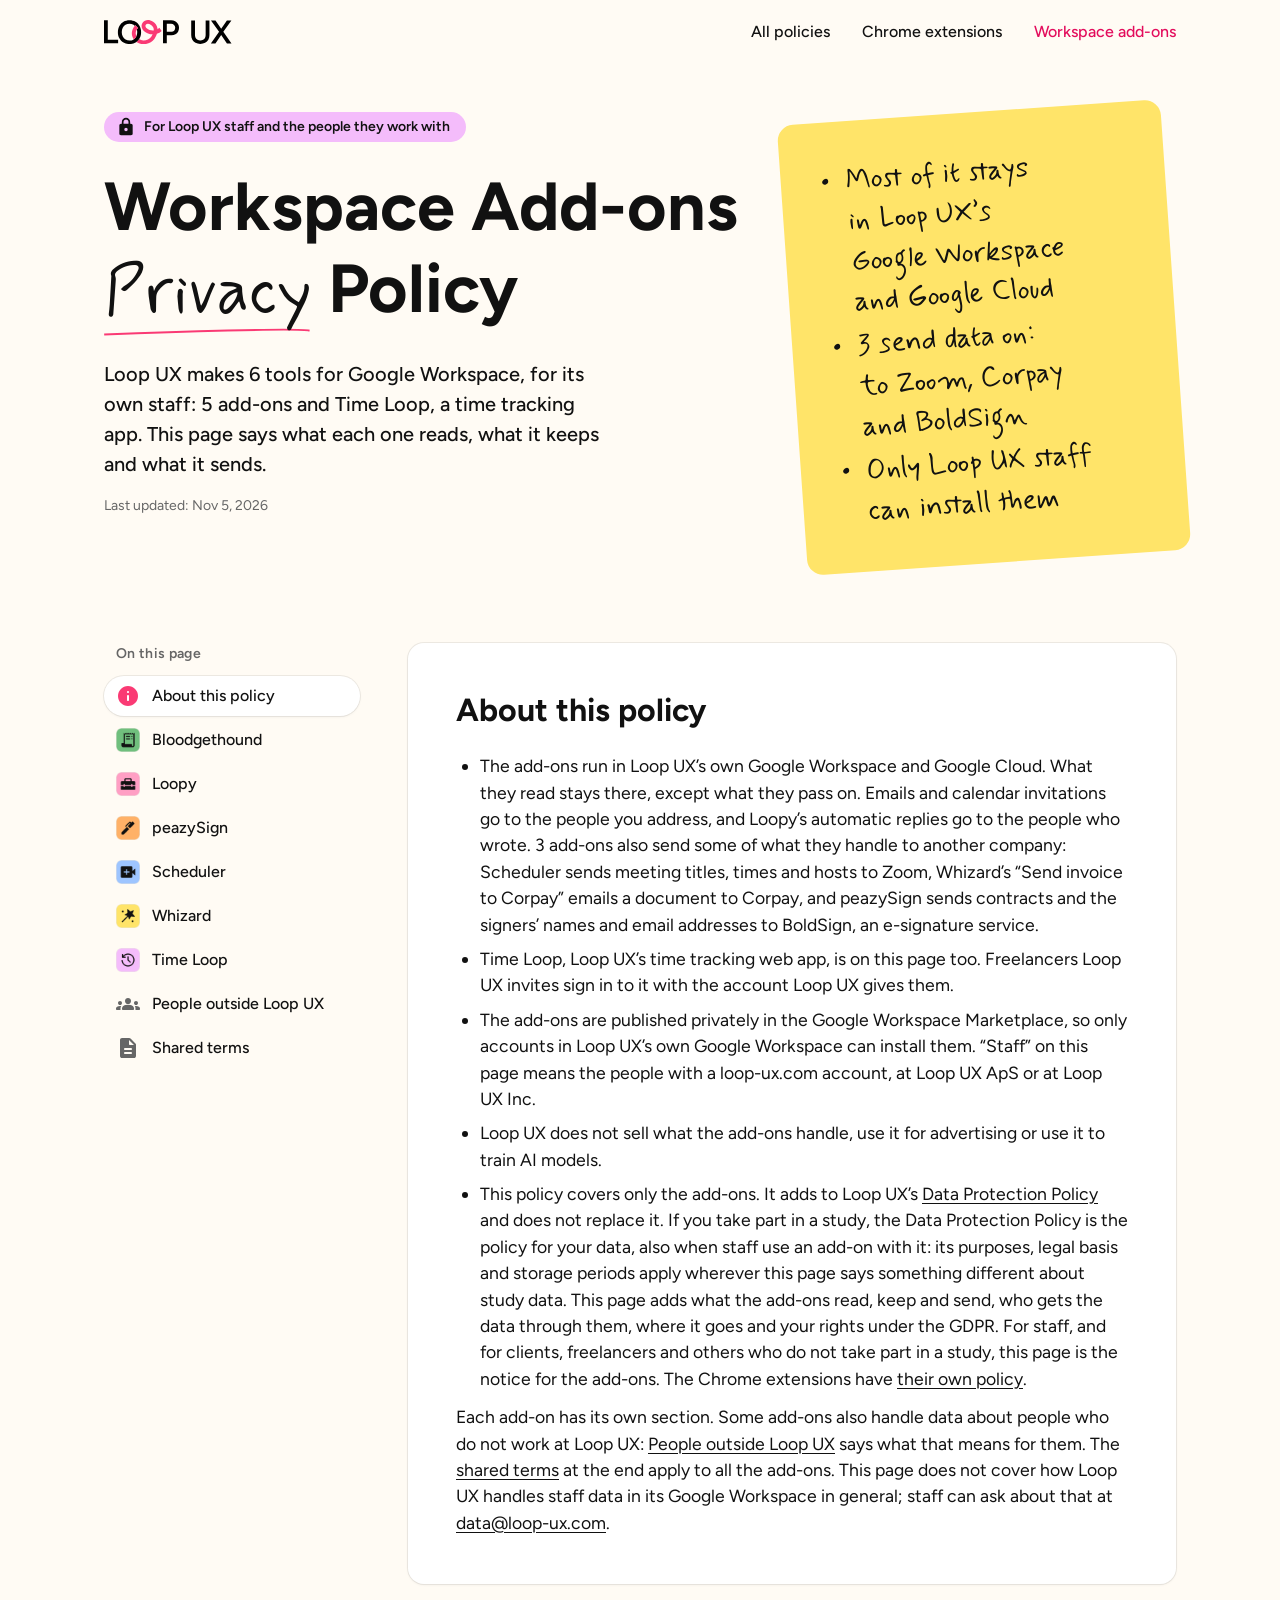
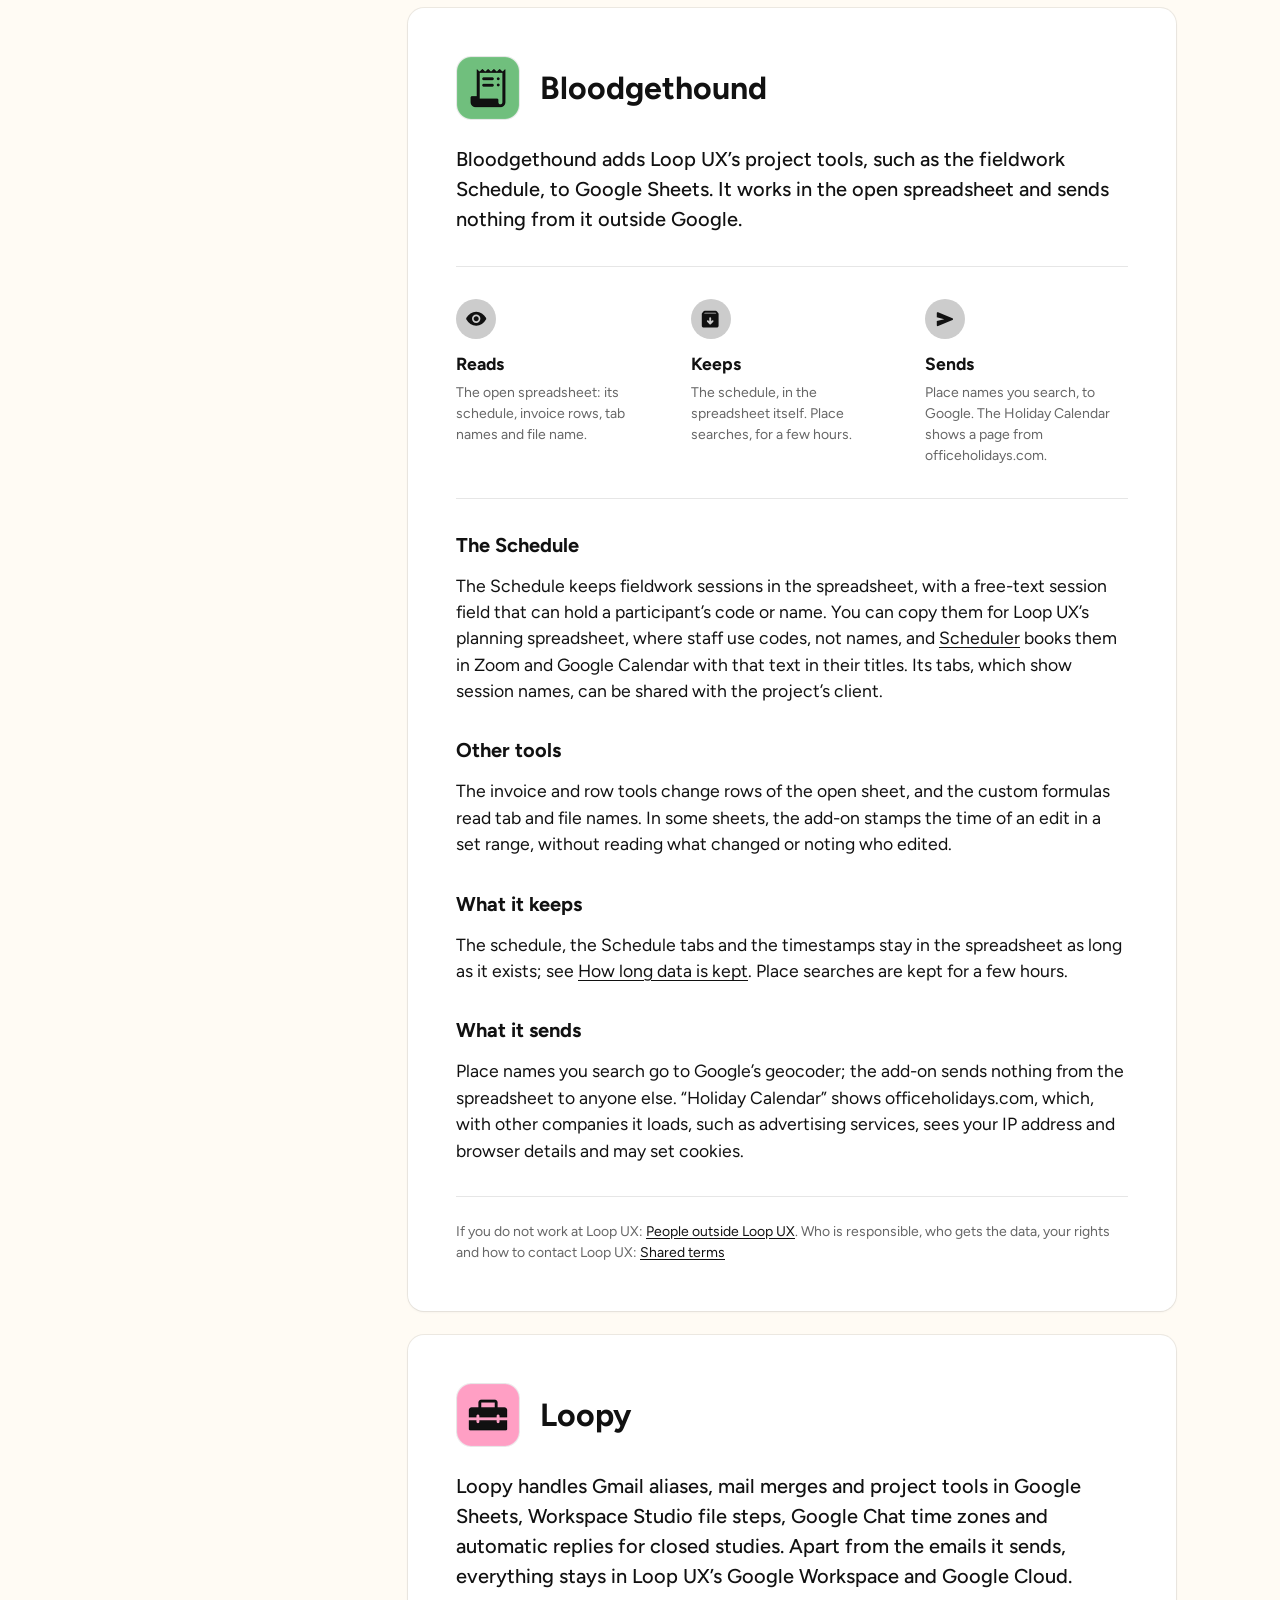
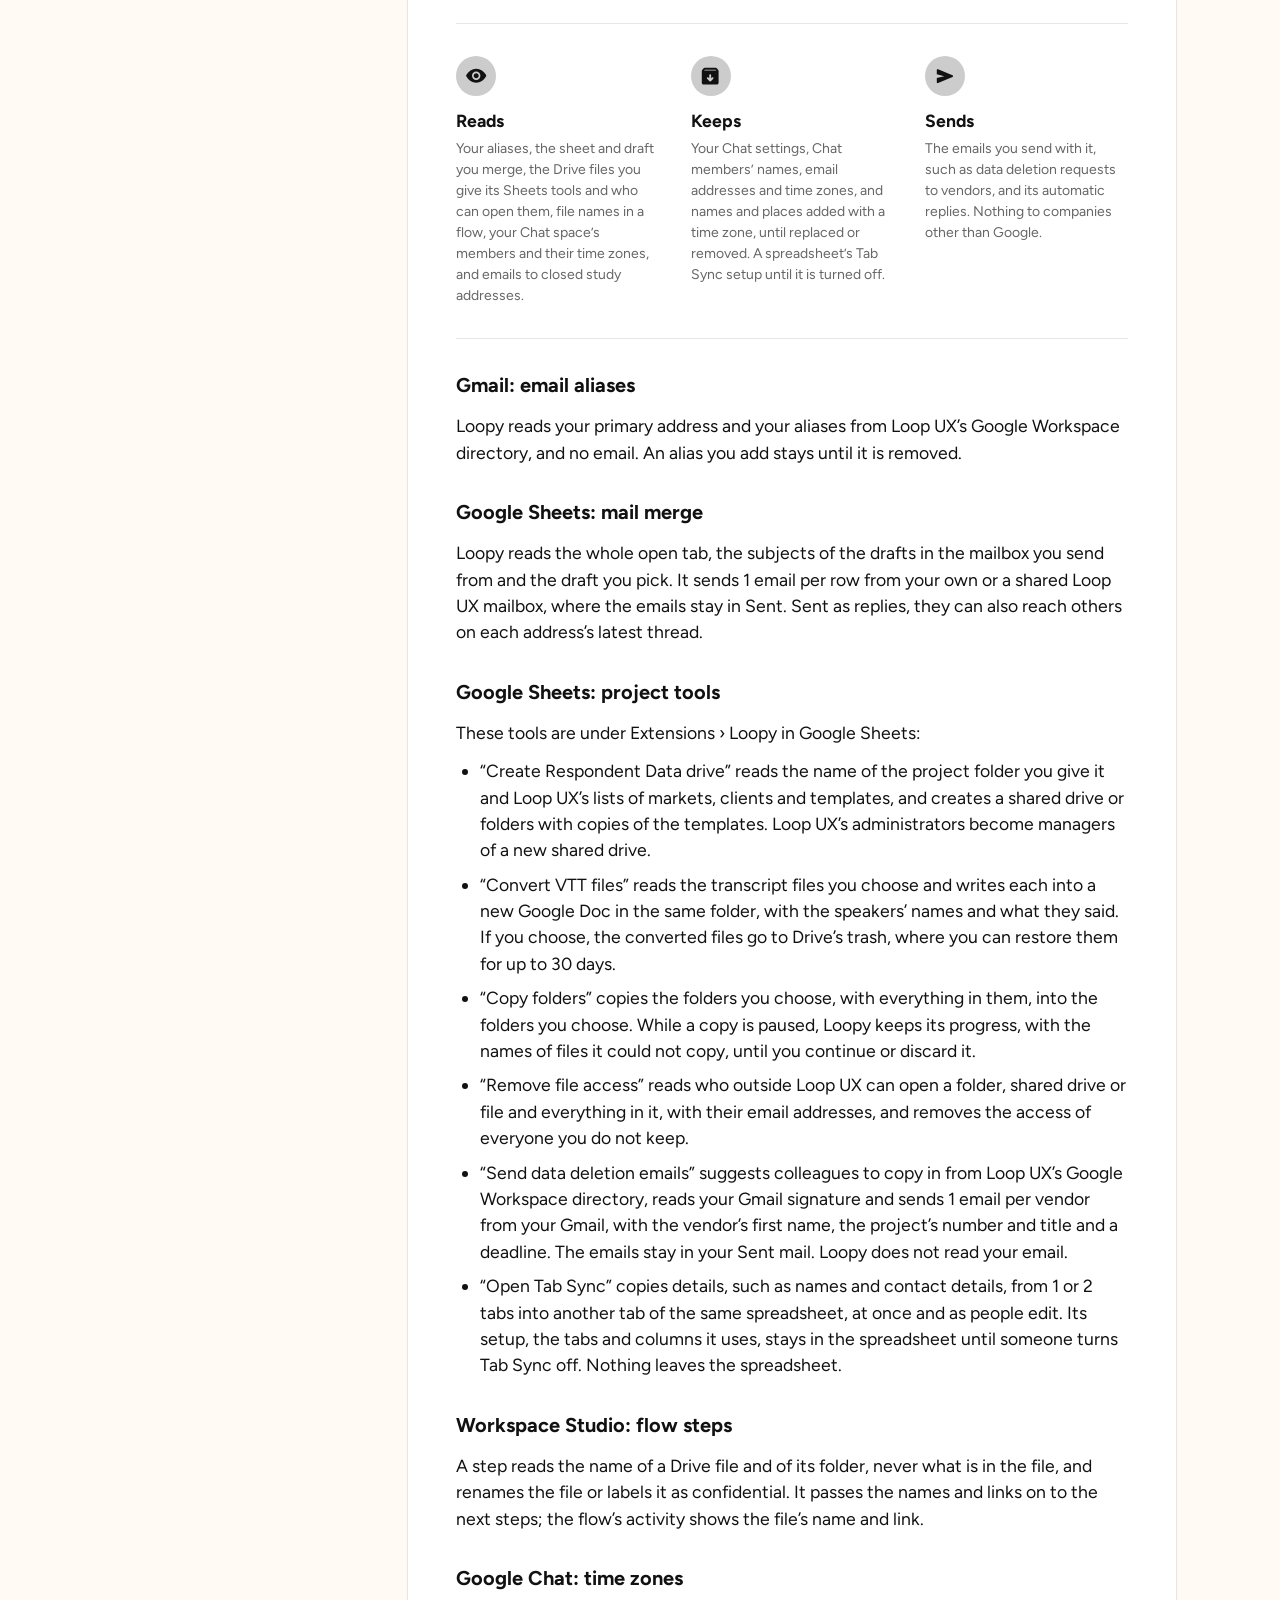
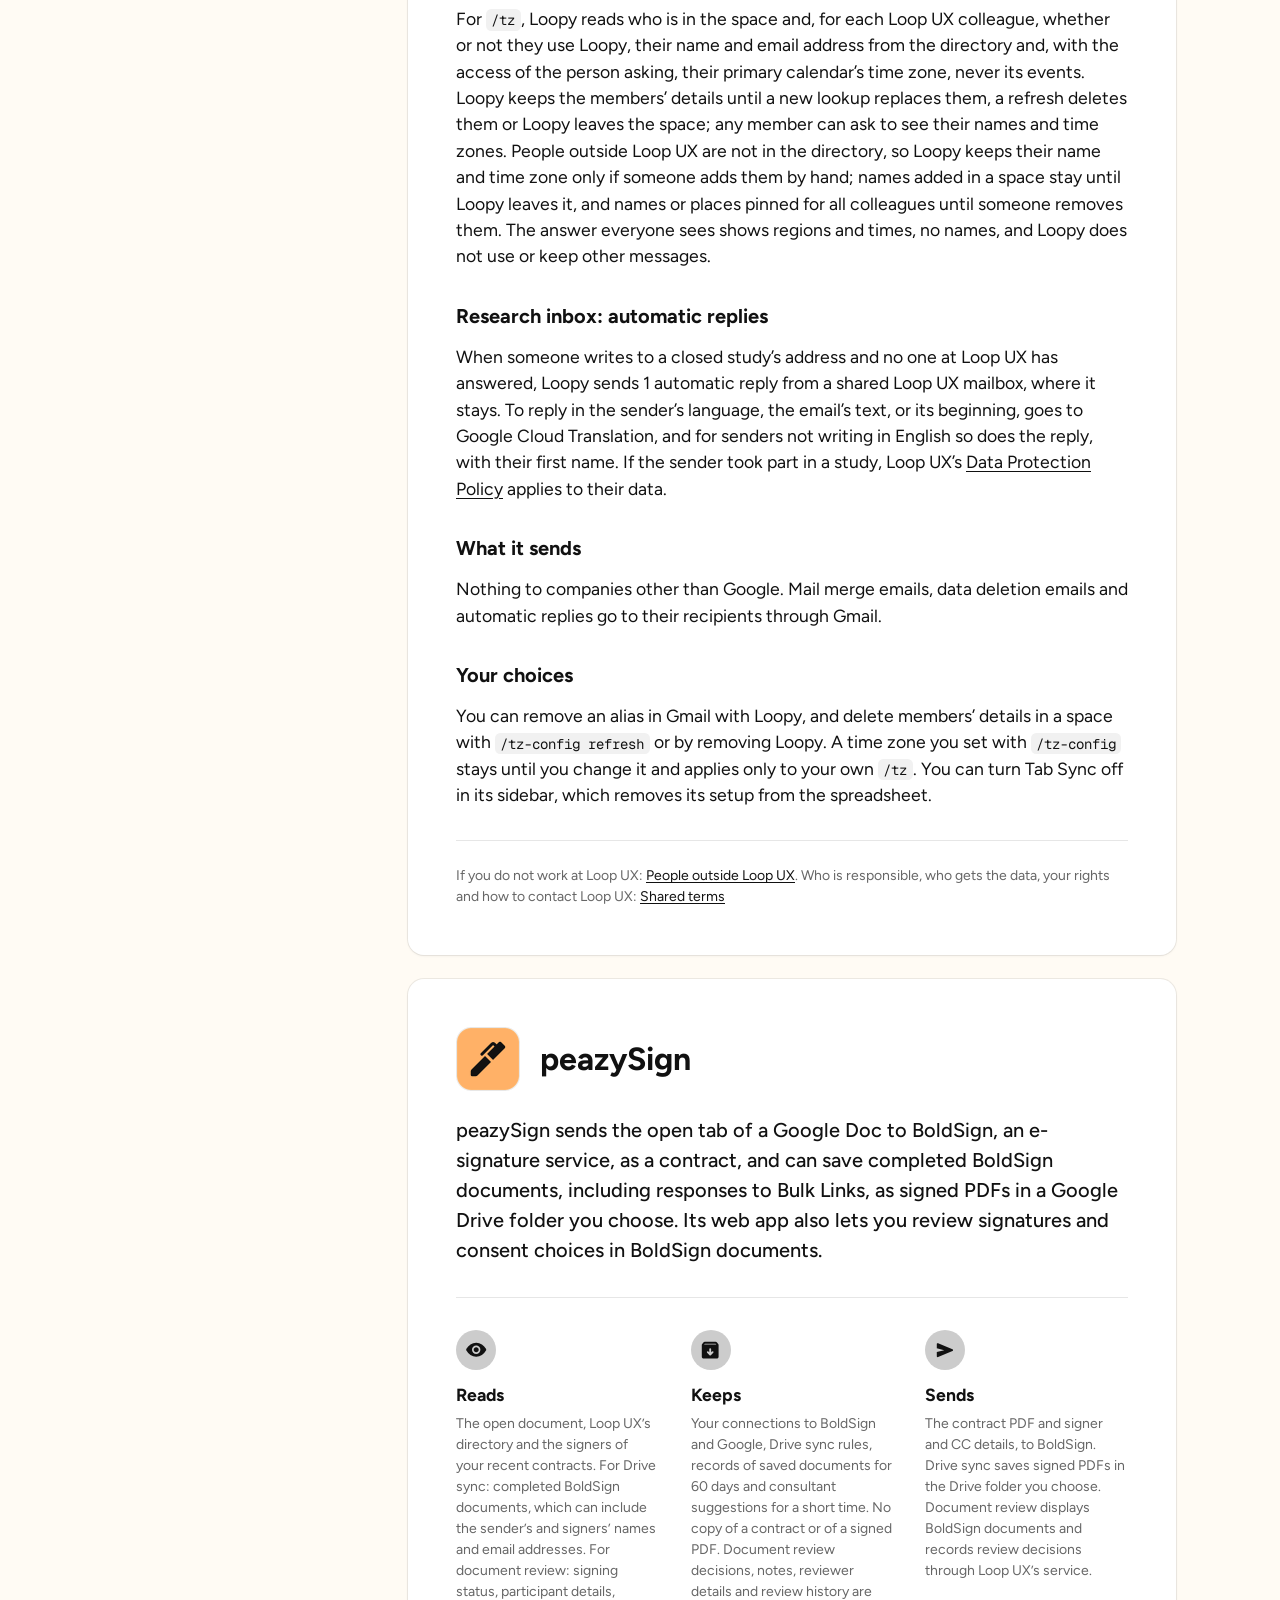
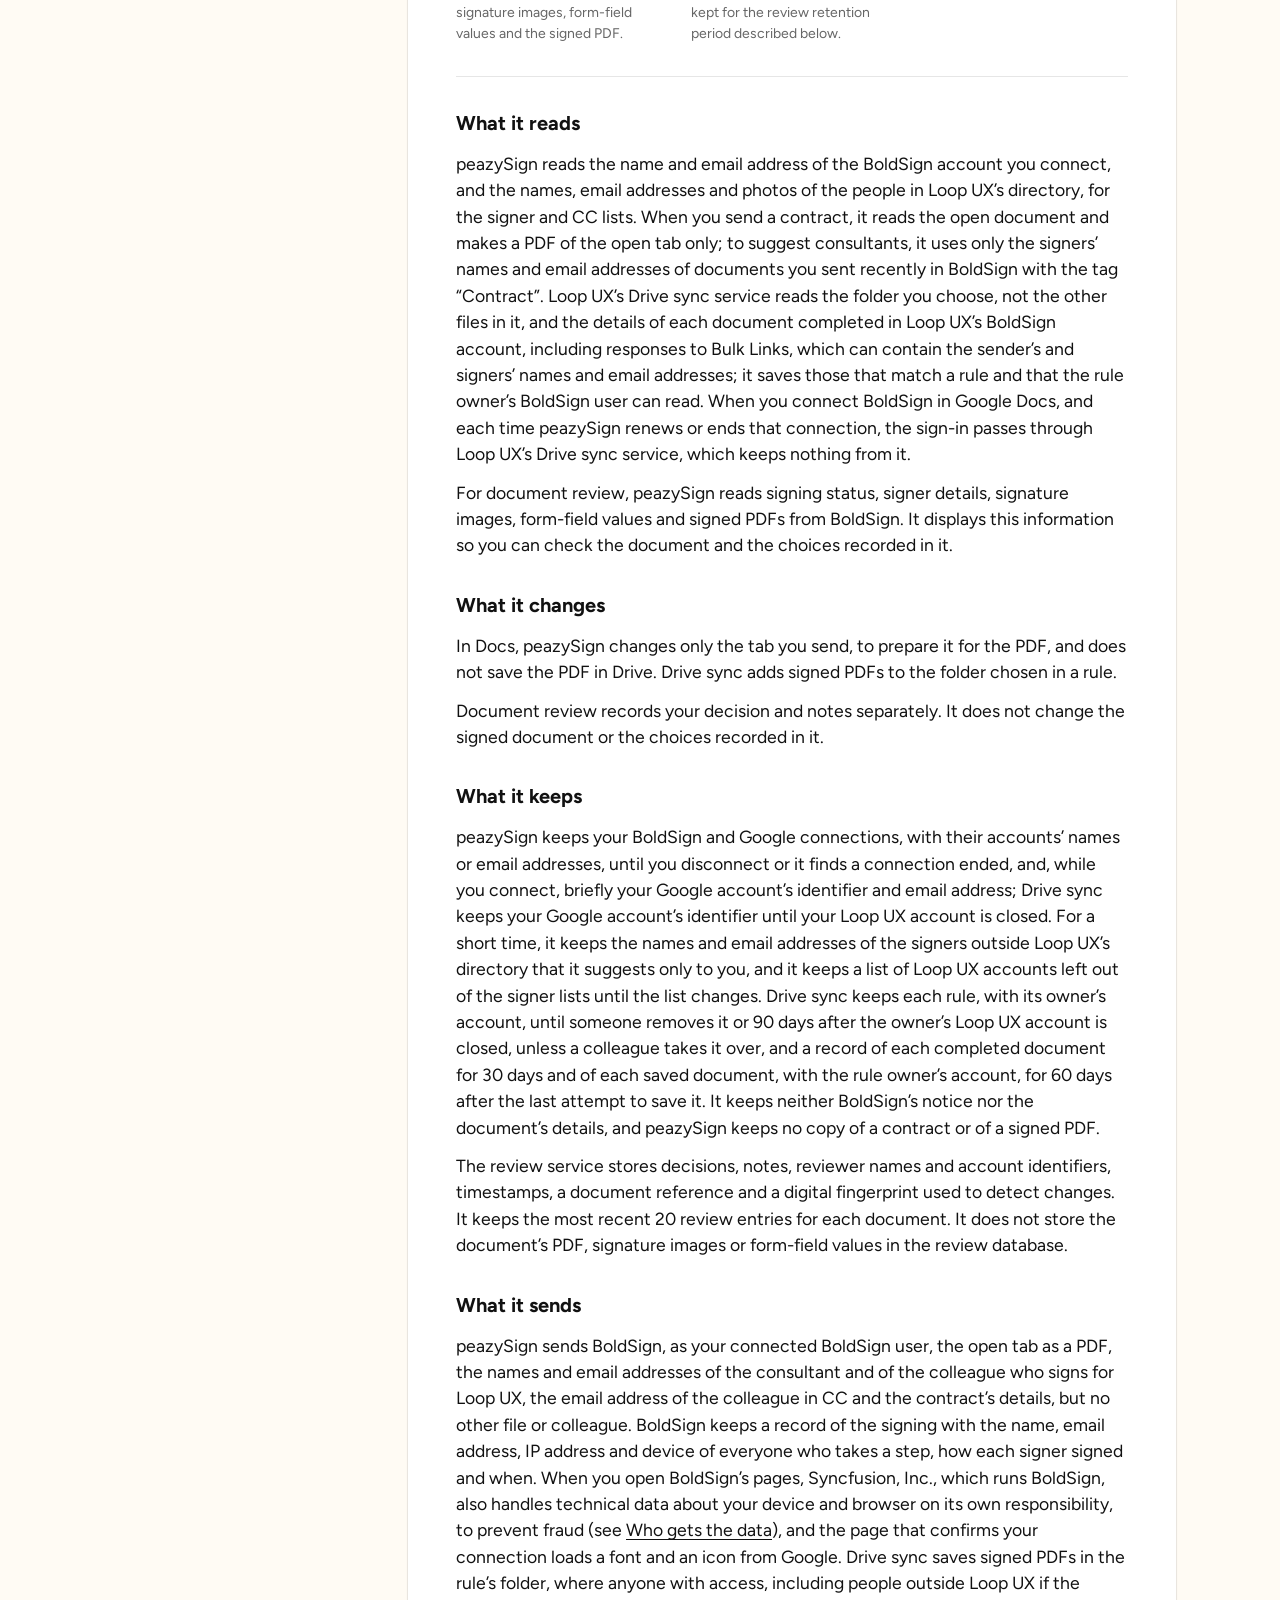
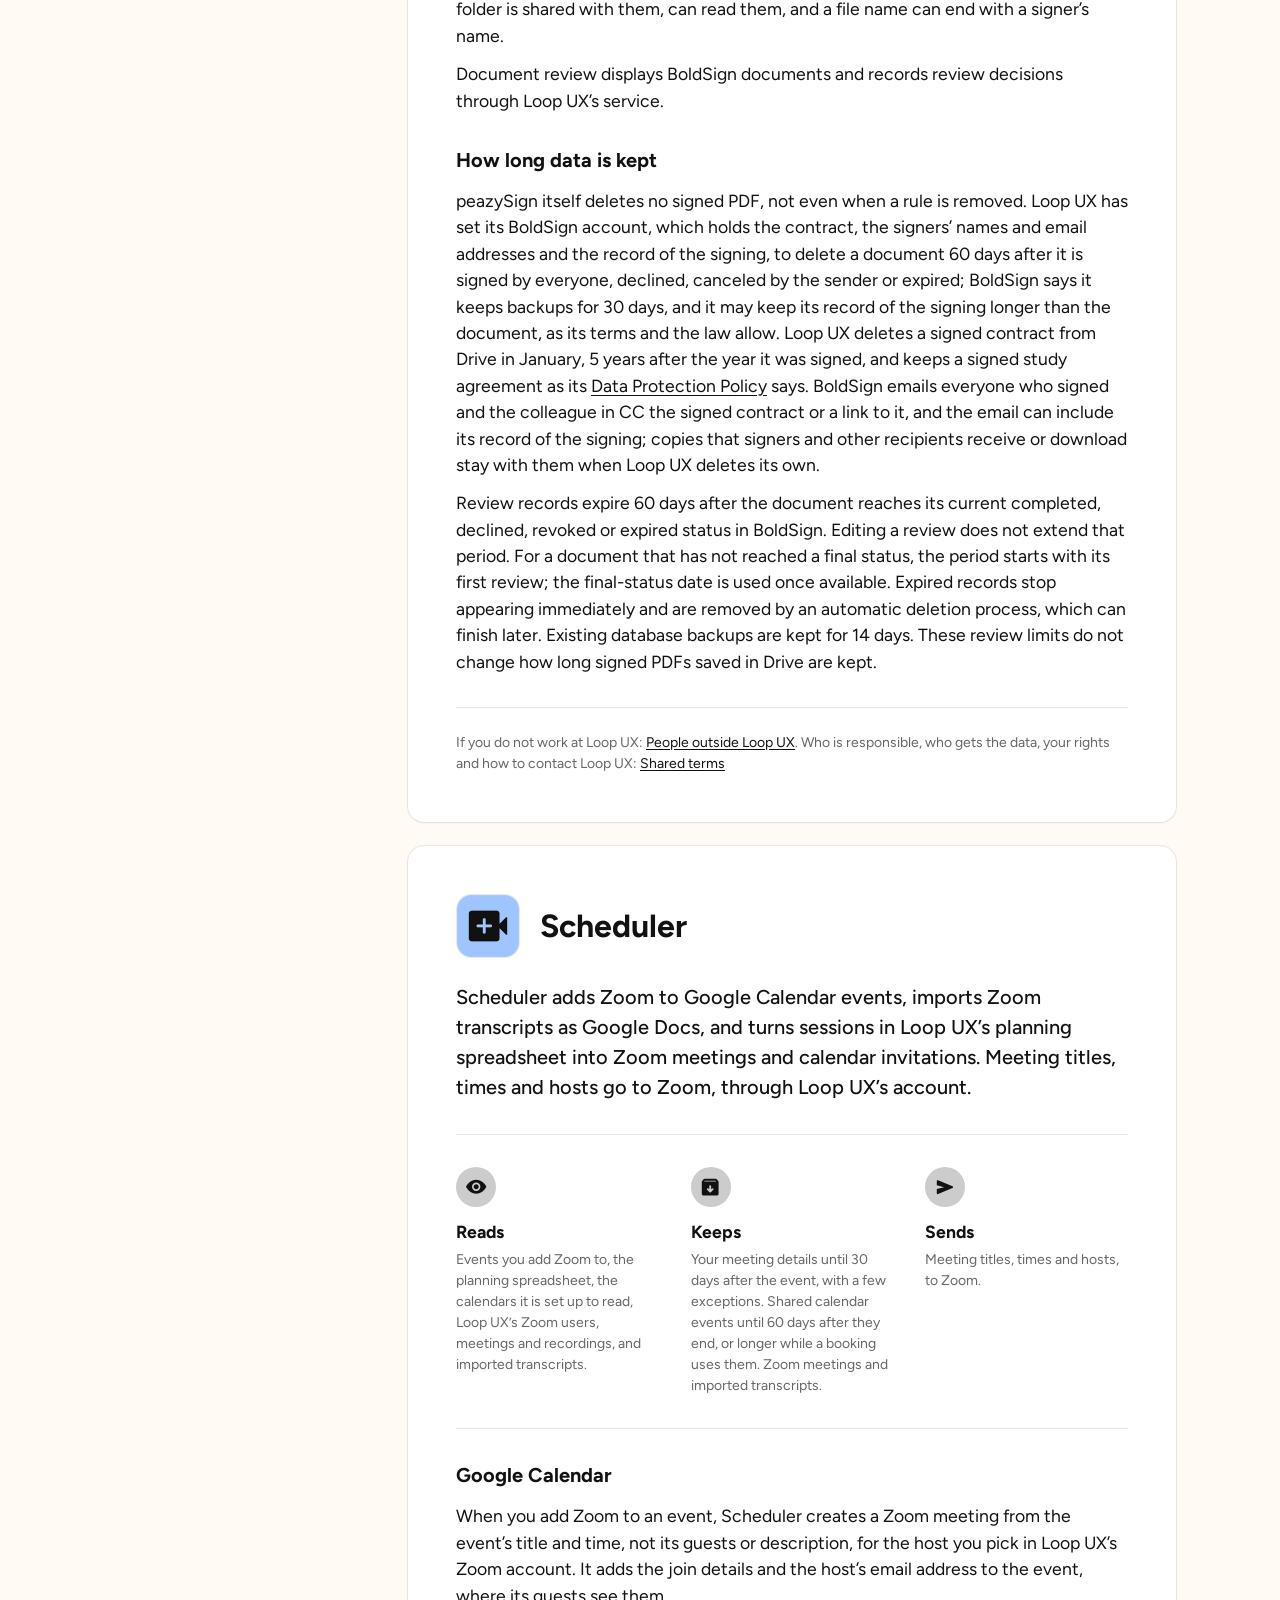
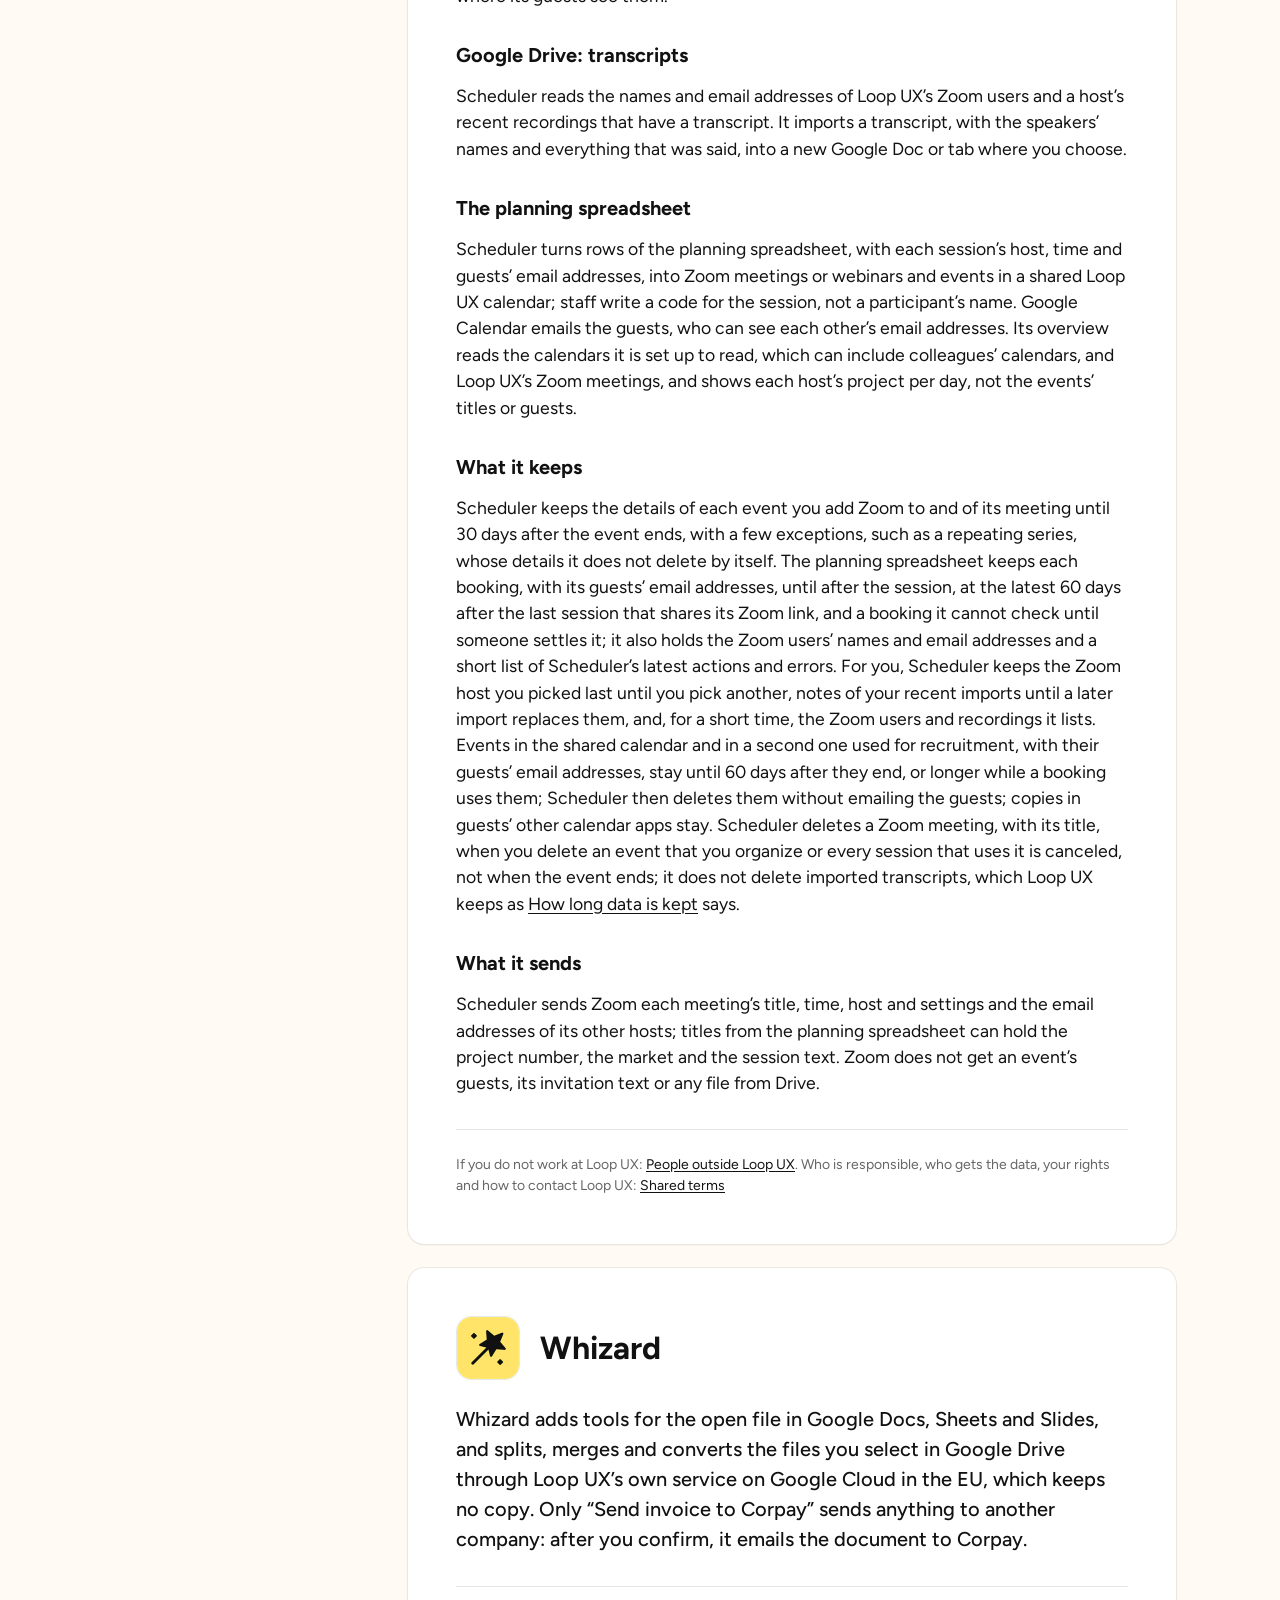
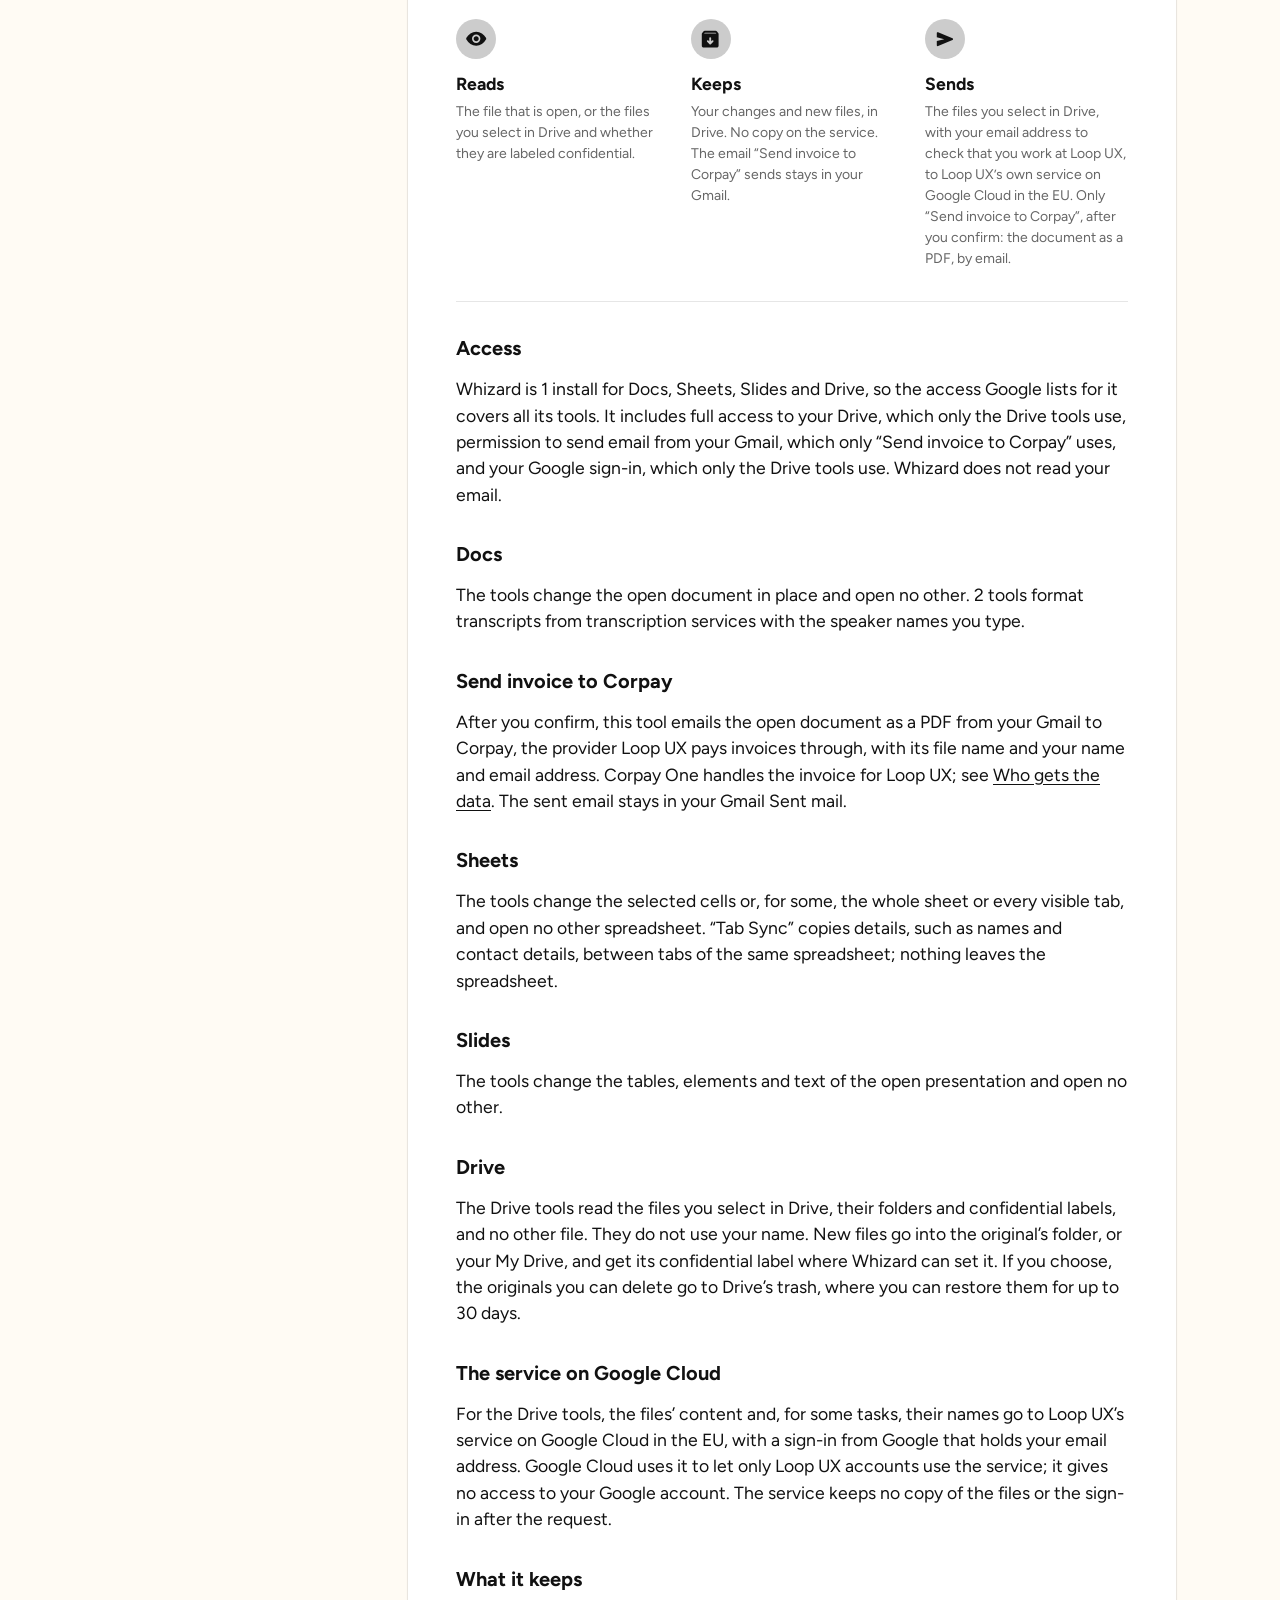
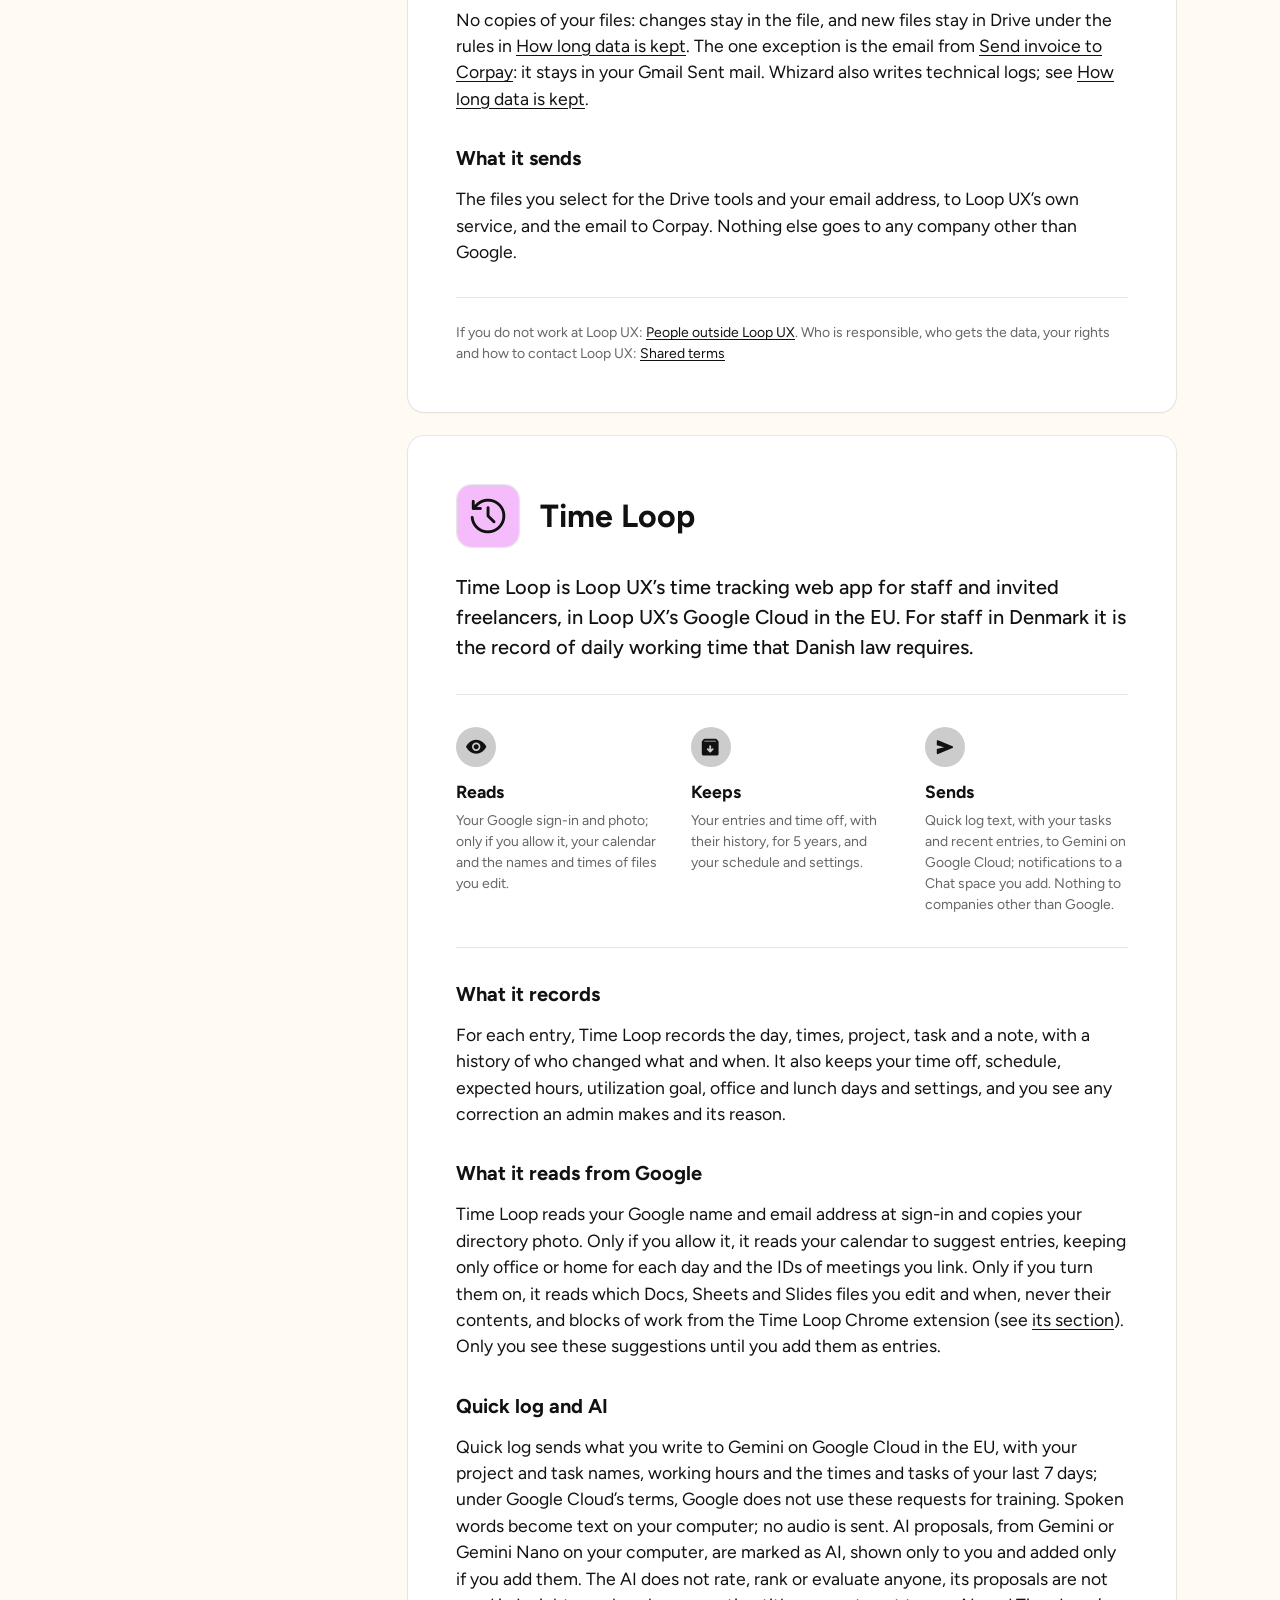
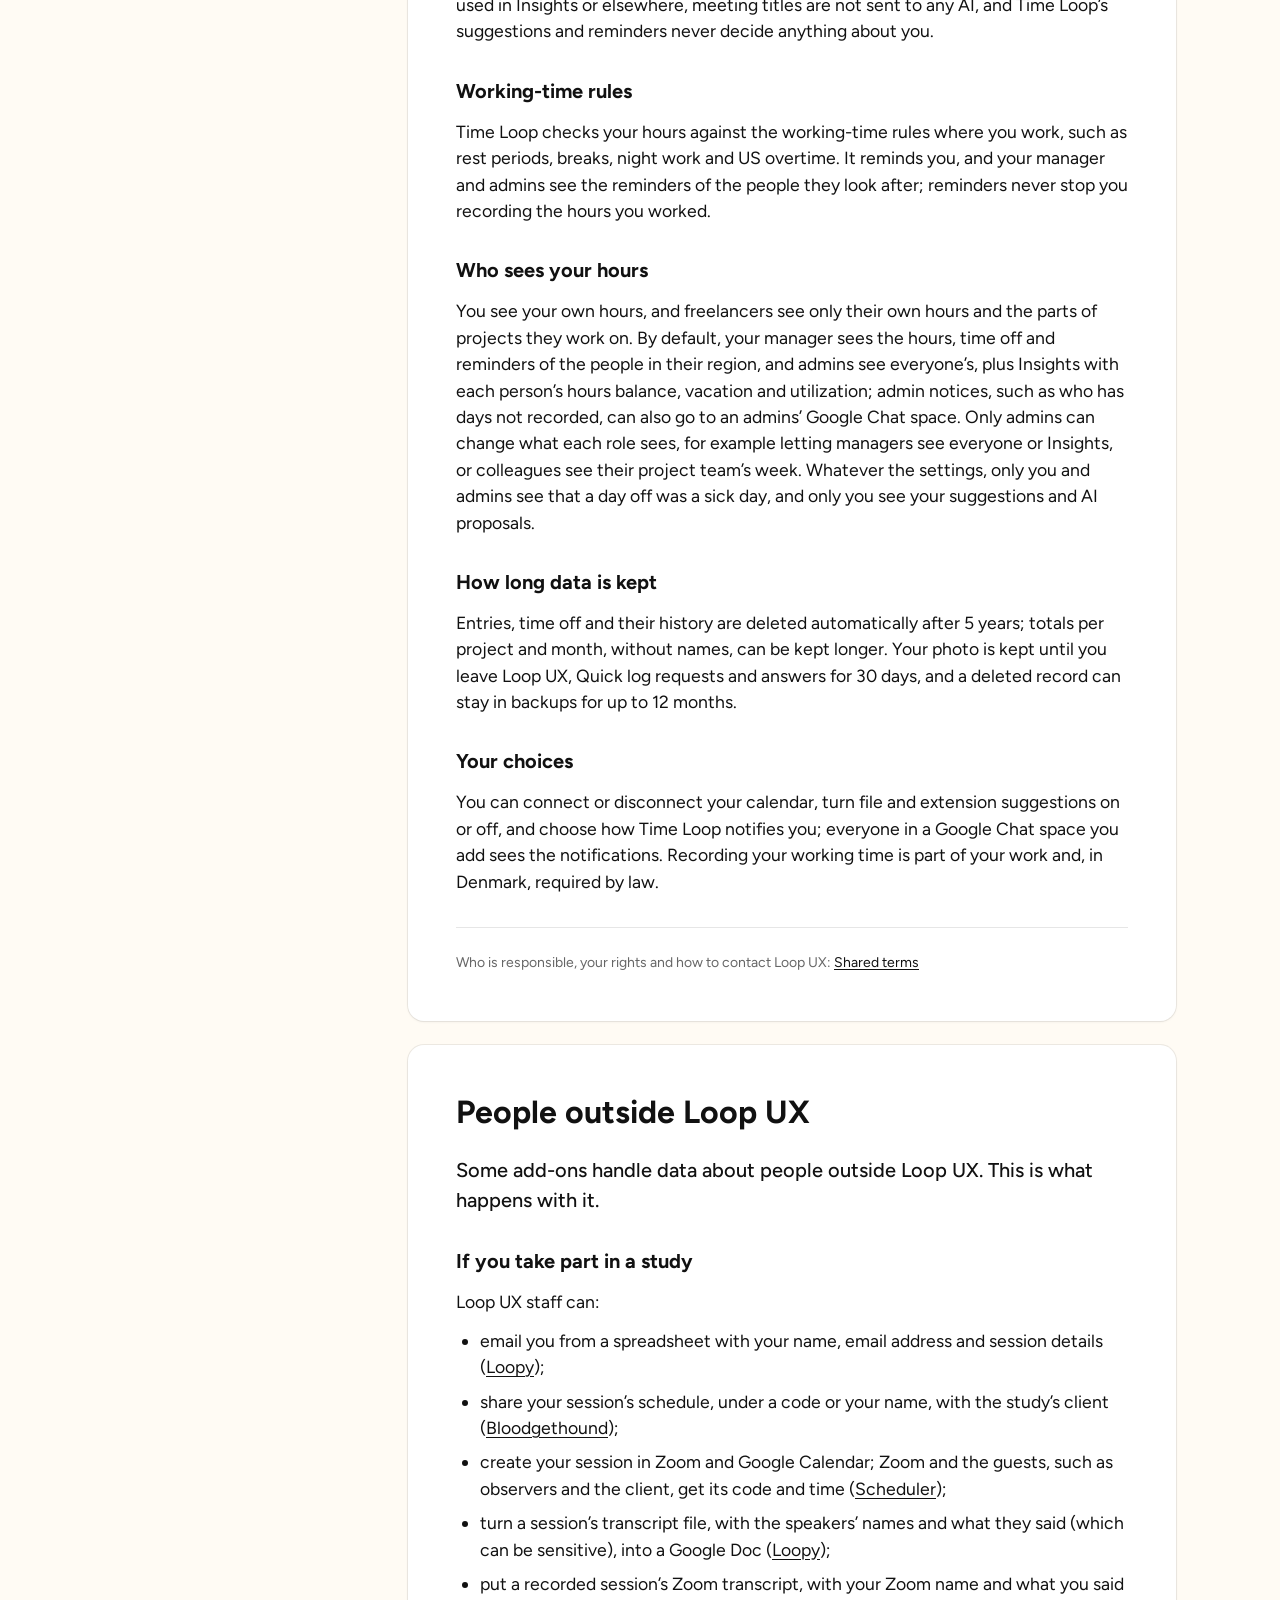
<file: workspace-add-ons/index.html>
<!doctype html>
<html lang="en" data-theme="light">
<head>
  <meta charset="utf-8">
  <meta name="viewport" content="width=device-width, initial-scale=1">
  <title>Workspace Add-ons Privacy Policy | Loop UX</title>
  <meta name="description" content="Loop UX makes 6 tools for Google Workspace, for its own staff: 5 add-ons and Time Loop, a time tracking app. This page says what each one reads, what it keeps and what it sends.">
  <meta name="robots" content="noindex">
  <meta property="og:type" content="website">
  <meta property="og:title" content="Workspace Add-ons Privacy Policy | Loop UX">
  <meta property="og:description" content="Loop UX makes 6 tools for Google Workspace, for its own staff: 5 add-ons and Time Loop, a time tracking app. This page says what each one reads, what it keeps and what it sends.">
  <meta property="og:url" content="https://loop-ux.github.io/Tools-Privacy-Policy/workspace-add-ons/">
  <link rel="icon" type="image/svg+xml" href="../assets/mark_pink.svg">
  <link rel="preload" href="../loopux/fonts/Figtree-Variable.woff2" as="font" type="font/woff2" crossorigin>
  <link rel="stylesheet" href="../loopux/fonts.css">
  <link rel="stylesheet" href="../loopux/tokens.css?v=10.8.1">
  <link rel="stylesheet" href="../loopux/loopux.site.css?v=10.8.1">
  <link rel="stylesheet" href="../page.css?v=18">
  <script src="../theme.js?v=4"></script>
  <script src="../nav.js?v=7" defer></script>
  <script src="../share.js?v=2" defer></script>
</head>
<body>
  <a class="skip" href="#main">Skip to the policy</a>

  <nav class="lx-navbar" aria-label="Main"><div class="lx-navbar__inner"><a class="lx-navbar__brand" href="https://www.loop-ux.com"><svg viewBox="0 0 698 133" fill="none" xmlns="http://www.w3.org/2000/svg" role="img" aria-label="Loop UX" class="lx-logo" style="height: 24.3px; width: 127.53px;"><path d="M526.79 130.81C516.91 130.81 508.25 128.81 500.82 124.83C493.38 120.84 487.61 115.22 483.5 107.96C479.39 100.7 477.34 92.25 477.34 82.61V3.35001H498.05V82.61C498.05 88.45 499.27 93.53 501.71 97.88C504.15 102.23 507.57 105.62 511.97 108.05C516.37 110.49 521.43 111.71 527.14 111.71C532.85 111.71 538.12 110.49 542.59 108.05C547.05 105.61 550.47 102.22 552.85 97.88C555.23 93.53 556.42 88.45 556.42 82.61V3.35001H577.13V82.61C577.13 92.25 575.08 100.71 570.97 107.96C566.86 115.22 561.03 120.84 553.48 124.83C545.92 128.81 537.02 130.81 526.79 130.81Z" style="fill: var(--logo-ink);"></path><path d="M584.95 128.31L629.94 64.58L585.49 3.34H610.3L641.54 47.97L672.78 3.34H697.42L653.15 64.58L697.96 128.31H672.97L641.55 81.54L609.95 128.31H584.96H584.95Z" style="fill: var(--logo-ink);"></path><path d="M0 126.76V1.8H20.71V107.84H77.3V126.76H0Z" style="fill: var(--logo-ink);"></path><path d="M323.06 126.76V1.8H367.15C375.6 1.8 383.13 3.53 389.74 6.98C396.35 10.43 401.49 15.22 405.18 21.35C408.87 27.48 410.71 34.59 410.71 42.68C410.71 50.77 408.98 57.71 405.53 63.84C402.08 69.97 397.26 74.79 391.07 78.3C384.88 81.81 377.8 83.57 369.82 83.57H343.76V126.77H323.05L323.06 126.76ZM343.77 64.46H369.48C375.43 64.46 380.31 62.44 384.12 58.39C387.92 54.35 389.83 49.11 389.83 42.68C389.83 36.25 387.69 30.84 383.41 26.79C379.12 22.75 373.59 20.72 366.8 20.72H343.77V64.46Z" style="fill: var(--logo-ink);"></path><path d="M303 42.72C299.91 46.13 296.56 48.75 293.18 50.76C293.07 48.31 292.8 45.83 292.35 43.37C289.77 29.34 281.84 17.89 268.78 9.32C244.3 -6.73 222.36 0.160001 212.33 13.36C203.27 25.29 201.74 45.34 219.81 61.15C232.12 71.91 248.94 77.98 266 78.38C262.45 86.14 258.7 91.41 258.67 91.45L258.61 91.54C250.06 103.61 233.07 111.61 216.13 111.61C215.85 111.61 215.56 111.61 215.28 111.6C206.03 111.21 198.53 108.06 192.73 104.19C188.86 110.3 184.09 115.48 178.43 119.71C178.2 119.88 177.96 120.06 177.73 120.22C189.65 128.78 203.65 132.39 214.95 132.6C215.34 132.61 215.74 132.61 216.14 132.61C239.93 132.61 263.21 121.35 275.72 103.71C276.55 102.56 284.8 90.83 289.68 75.14C299.73 72.01 308.53 66.77 315.75 59.72L303 42.72ZM272.06 57.24C258.07 58.3 243.47 53.94 233.64 45.34C225.12 37.88 225.84 30.3 229.05 26.07C231.38 23.01 235.32 20.99 240.45 20.99C245.17 20.99 250.89 22.7 257.26 26.88C265.43 32.24 270.15 38.86 271.69 47.1C272.31 50.44 272.37 53.87 272.06 57.24Z" fill="#FA3A74"></path><path d="M195.01 32.56C189.65 22.76 182.19 15.06 172.63 9.46C163.06 3.87 152.08 1.07 139.68 1.07C127.28 1.07 116.16 3.87 106.65 9.46C97.14 15.06 89.65 22.76 84.18 32.56C78.7 42.37 75.97 53.72 75.97 66.59C75.97 79.46 78.7 90.48 84.18 100.34C89.65 110.21 97.2 117.91 106.83 123.45C116.46 128.98 127.53 131.75 140.04 131.75C152.55 131.75 163.36 128.98 172.81 123.45C174.52 122.45 176.15 121.37 177.73 120.22C177.96 120.06 178.2 119.88 178.43 119.71C184.09 115.48 188.86 110.3 192.73 104.19C192.77 104.14 192.81 104.08 192.84 104.03C193.6 102.84 194.32 101.61 195.01 100.34C200.36 90.48 203.04 79.16 203.04 66.41C203.04 53.66 200.36 42.37 195.01 32.56ZM179.95 52.11C180.39 53.77 180.76 55.48 181.03 57.23C181.51 60.21 181.74 63.33 181.74 66.59C181.74 72.69 180.9 78.33 179.24 83.49C178.82 84.77 178.36 86.02 177.84 87.24C177.72 87.54 177.59 87.84 177.45 88.13C177.13 88.87 176.78 89.6 176.41 90.32C173.33 96.35 169.21 101.26 164.07 105.04C163.84 105.21 163.6 105.39 163.36 105.55C162.82 105.94 162.27 106.31 161.71 106.66C161.28 106.93 160.85 107.19 160.41 107.44C154.46 110.89 147.67 112.62 140.04 112.62C131.74 112.62 124.37 110.63 117.93 106.66C111.49 102.69 106.44 97.25 102.77 90.32C99.1 83.41 97.27 75.43 97.27 66.41C97.27 57.39 99.07 49.56 102.68 42.58C106.29 35.61 111.28 30.16 117.66 26.25C124.04 22.34 131.32 20.38 139.5 20.38C147.68 20.38 155.12 22.37 161.43 26.34C163.11 27.39 164.69 28.55 166.17 29.81C166.89 30.43 167.59 31.07 168.27 31.73C168.43 31.89 168.59 32.04 168.74 32.2C170.62 30.09 171.99 28.83 172.35 28.51L179.35 36.34L186.39 44.12C186.39 44.12 183.15 47.13 179.95 52.11Z" style="fill: var(--logo-ink);"></path><path d="M186.39 44.12C186.39 44.12 183.15 47.13 179.95 52.11C179.82 52.3 179.7 52.51 179.57 52.71C178.38 54.64 177.21 56.85 176.22 59.29C172.32 68.88 172.75 78.56 177.45 88.13C177.13 88.87 176.78 89.6 176.41 90.32C173.33 96.35 169.21 101.26 164.07 105.04C163.84 105.21 163.6 105.39 163.36 105.55C163.24 105.37 163.12 105.2 163 105.02C148.32 82.97 151.75 63.16 157.15 50.46C160.45 42.7 164.83 36.73 168.06 32.98C168.29 32.71 168.52 32.45 168.74 32.2C170.62 30.09 171.99 28.83 172.35 28.51L179.35 36.34L186.39 44.12Z" fill="#FA3A74"></path></svg></a><div class="lx-navbar__menu"><a class="lx-navbar__link nav-home" href="../">All policies</a><a class="lx-navbar__link" href="../chrome-extensions/"><span class="nav-wide">Chrome extensions</span><span class="nav-narrow">Extensions</span></a><a class="lx-navbar__link is-current" href="../workspace-add-ons/" aria-current="page"><span class="nav-wide">Workspace add-ons</span><span class="nav-narrow">Add-ons</span></a></div></div></nav>

  <main id="main">
    <header class="hero">
      <div class="hero__text">
        <p class="hero__for" data-theme="light"><svg viewBox="0 -960 960 960" xmlns="http://www.w3.org/2000/svg" aria-hidden="true" focusable="false"><path fill="currentColor" d="M240-80q-33 0-56.5-23.5T160-160v-400q0-33 23.5-56.5T240-640h40v-80q0-83 58.5-141.5T480-920q83 0 141.5 58.5T680-720v80h40q33 0 56.5 23.5T800-560v400q0 33-23.5 56.5T720-80H240Zm240-200q33 0 56.5-23.5T560-360q0-33-23.5-56.5T480-440q-33 0-56.5 23.5T400-360q0 33 23.5 56.5T480-280ZM360-640h240v-80q0-50-35-85t-85-35q-50 0-85 35t-35 85v80Z"/></svg>For Loop UX staff and the people they work with</p>
        <h1 class="lx-heading type-h2">Workspace <span class="nowrap">Add-ons</span> <span class="lx-script">Privacy<span class="lx-script__mark lx-script__mark--underline" aria-hidden="true"><svg viewBox="0 0 79 5" fill="none" xmlns="http://www.w3.org/2000/svg" aria-hidden="true" preserveAspectRatio="none" width="100%" height="100%" class="lx-scribble"><path d="M0.0644531 4C24.4982 2.43156 74.3054 -0.234777 78.0645 1.64735" stroke="#FA3A74" stroke-width="2" vector-effect="non-scaling-stroke" fill="none"></path></svg></span></span> Policy</h1>
        <p class="type-lead hero__lead">Loop UX makes 6 tools for Google Workspace, for its own staff: 5 add-ons and Time Loop, a time tracking app. This page says what each one reads, what it keeps and what it sends.</p>
        <p class="type-body-sm hero__updated">Last updated: <time datetime="2026-11-05">Nov 5, 2026</time></p>
      </div>
      <div class="hero__note">
        <h2 class="visually-hidden">In short</h2>
        <div class="lx-note lx-note--yellow lx-tilt--left lx-on-pastel" data-theme="light"><ul class="lx-note__list"><li class="lx-note__item"><span class="lx-note__bullet" aria-hidden="true">•</span><span>Most of it stays in Loop UX’s Google Workspace and Google Cloud</span></li><li class="lx-note__item"><span class="lx-note__bullet" aria-hidden="true">•</span><span>3 send data on: to Zoom, Corpay and BoldSign</span></li><li class="lx-note__item"><span class="lx-note__bullet" aria-hidden="true">•</span><span>Only Loop UX staff can install them</span></li></ul></div>
      </div>
    </header>

    <nav class="sections" aria-label="Sections of this policy">
      <div class="sections__inner">
        <a href="#overview">About</a>
        <a href="#bloodgethound">Bloodgethound</a>
        <a href="#loopy">Loopy</a>
        <a href="#peazysign">peazySign</a>
        <a href="#scheduler">Scheduler</a>
        <a href="#whizard">Whizard</a>
        <a href="#time-loop">Time Loop</a>
        <a href="#people-outside-loop-ux">Other people</a>
        <a href="#shared-terms">Shared terms</a>
      </div>
    </nav>

    <div class="layout">
      <nav class="side" aria-labelledby="side-label">
        <p class="type-eyebrow side__label" id="side-label">On this page</p>
        <ul class="side__list">
          <li><a href="#overview"><svg viewBox="0 -960 960 960" xmlns="http://www.w3.org/2000/svg" fill="none" width="24" height="24" class="lx-icon" focusable="false" aria-hidden="true"><path fill="currentColor" d="M480-280q17 0 28.5-11.5T520-320v-160q0-17-11.5-28.5T480-520q-17 0-28.5 11.5T440-480v160q0 17 11.5 28.5T480-280Zm0-320q17 0 28.5-11.5T520-640q0-17-11.5-28.5T480-680q-17 0-28.5 11.5T440-640q0 17 11.5 28.5T480-600Zm0 520q-83 0-156-31.5T197-197q-54-54-85.5-127T80-480q0-83 31.5-156T197-763q54-54 127-85.5T480-880q83 0 156 31.5T763-763q54 54 85.5 127T880-480q0 83-31.5 156T763-197q-54 54-127 85.5T480-80Z"></path></svg><span>About this policy</span></a></li>
          <li><a href="#bloodgethound"><img src="../assets/icons/bloodgethound.png" width="24" height="24" alt=""><span>Bloodgethound</span></a>
            <div class="side__sub">
            <ul>
              <li><a href="#bloodgethound-the-schedule">The Schedule</a></li>
              <li><a href="#bloodgethound-other-tools">Other tools</a></li>
              <li><a href="#bloodgethound-what-it-keeps">What it keeps</a></li>
              <li><a href="#bloodgethound-what-it-sends">What it sends</a></li>
            </ul>
            </div>
          </li>
          <li><a href="#loopy"><img src="../assets/icons/loopy.png" width="24" height="24" alt=""><span>Loopy</span></a>
            <div class="side__sub">
            <ul>
              <li><a href="#loopy-gmail-email-aliases">Gmail: email aliases</a></li>
              <li><a href="#loopy-google-sheets-mail-merge">Google Sheets: mail merge</a></li>
              <li><a href="#loopy-google-sheets-project-tools">Google Sheets: project tools</a></li>
              <li><a href="#loopy-workspace-studio-flow-steps">Workspace Studio: flow steps</a></li>
              <li><a href="#loopy-google-chat-time-zones">Google Chat: time zones</a></li>
              <li><a href="#loopy-research-inbox-automatic-replies">Research inbox: automatic replies</a></li>
              <li><a href="#loopy-what-it-sends">What it sends</a></li>
              <li><a href="#loopy-your-choices">Your choices</a></li>
            </ul>
            </div>
          </li>
          <li><a href="#peazysign"><img src="../assets/icons/peazysign.png" width="24" height="24" alt=""><span>peazySign</span></a>
            <div class="side__sub">
            <ul>
              <li><a href="#peazysign-what-it-reads">What it reads</a></li>
              <li><a href="#peazysign-what-it-changes">What it changes</a></li>
              <li><a href="#peazysign-what-it-keeps">What it keeps</a></li>
              <li><a href="#peazysign-what-it-sends">What it sends</a></li>
              <li><a href="#peazysign-how-long-data-is-kept">How long data is kept</a></li>
            </ul>
            </div>
          </li>
          <li><a href="#scheduler"><img src="../assets/icons/scheduler.png" width="24" height="24" alt=""><span>Scheduler</span></a>
            <div class="side__sub">
            <ul>
              <li><a href="#scheduler-google-calendar">Google Calendar</a></li>
              <li><a href="#scheduler-google-drive-transcripts">Google Drive: transcripts</a></li>
              <li><a href="#scheduler-the-planning-spreadsheet">The planning spreadsheet</a></li>
              <li><a href="#scheduler-what-it-keeps">What it keeps</a></li>
              <li><a href="#scheduler-what-it-sends">What it sends</a></li>
            </ul>
            </div>
          </li>
          <li><a href="#whizard"><img src="../assets/icons/whizard.png" width="24" height="24" alt=""><span>Whizard</span></a>
            <div class="side__sub">
            <ul>
              <li><a href="#whizard-access">Access</a></li>
              <li><a href="#whizard-docs">Docs</a></li>
              <li><a href="#whizard-send-invoice-to-corpay">Send invoice to Corpay</a></li>
              <li><a href="#whizard-sheets">Sheets</a></li>
              <li><a href="#whizard-slides">Slides</a></li>
              <li><a href="#whizard-drive">Drive</a></li>
              <li><a href="#whizard-the-service-on-google-cloud">The service on Google Cloud</a></li>
              <li><a href="#whizard-what-it-keeps">What it keeps</a></li>
              <li><a href="#whizard-what-it-sends">What it sends</a></li>
            </ul>
            </div>
          </li>
          <li><a href="#time-loop"><img src="../assets/icons/time-loop.png" width="24" height="24" alt=""><span>Time Loop</span></a>
            <div class="side__sub">
            <ul>
              <li><a href="#time-loop-what-it-records">What it records</a></li>
              <li><a href="#time-loop-what-it-reads-from-google">What it reads from Google</a></li>
              <li><a href="#time-loop-quick-log-and-ai">Quick log and AI</a></li>
              <li><a href="#time-loop-working-time-rules">Working-time rules</a></li>
              <li><a href="#time-loop-who-sees-your-hours">Who sees your hours</a></li>
              <li><a href="#time-loop-how-long-data-is-kept">How long data is kept</a></li>
              <li><a href="#time-loop-your-choices">Your choices</a></li>
            </ul>
            </div>
          </li>
          <li><a href="#people-outside-loop-ux"><svg viewBox="0 -960 960 960" xmlns="http://www.w3.org/2000/svg" fill="none" width="24" height="24" class="lx-icon" focusable="false" aria-hidden="true"><path fill="currentColor" d="M40-240q-17 0-28.5-11.5T0-280v-23q0-43 44-70t116-27q13 0 25 .5t23 2.5q-14 21-21 44t-7 48v65H40Zm240 0q-17 0-28.5-11.5T240-280v-25q0-32 17.5-58.5T307-410q32-20 76.5-30t96.5-10q53 0 97.5 10t76.5 30q32 20 49 46.5t17 58.5v25q0 17-11.5 28.5T680-240H280Zm500 0v-65q0-26-6.5-49T754-397q11-2 22.5-2.5t23.5-.5q72 0 116 26.5t44 70.5v23q0 17-11.5 28.5T920-240H780ZM160-440q-33 0-56.5-23.5T80-520q0-34 23.5-57t56.5-23q34 0 57 23t23 57q0 33-23 56.5T160-440Zm640 0q-33 0-56.5-23.5T720-520q0-34 23.5-57t56.5-23q34 0 57 23t23 57q0 33-23 56.5T800-440Zm-320-40q-50 0-85-35t-35-85q0-51 35-85.5t85-34.5q51 0 85.5 34.5T600-600q0 50-34.5 85T480-480Z"></path></svg><span>People outside Loop UX</span></a>
            <div class="side__sub">
            <ul>
              <li><a href="#people-outside-loop-ux-if-you-take-part-in-a-study">If you take part in a study</a></li>
              <li><a href="#people-outside-loop-ux-if-you-work-with-loop-ux">If you work with Loop UX</a></li>
              <li><a href="#people-outside-loop-ux-if-you-sign-in-boldsign">If you sign in BoldSign</a></li>
              <li><a href="#people-outside-loop-ux-where-your-data-comes-from">Where your data comes from</a></li>
              <li><a href="#people-outside-loop-ux-your-rights">Your rights</a></li>
            </ul>
            </div>
          </li>
          <li><a href="#shared-terms"><svg viewBox="0 -960 960 960" xmlns="http://www.w3.org/2000/svg" fill="none" width="24" height="24" class="lx-icon" focusable="false" aria-hidden="true"><path fill="currentColor" d="M360-240h240q17 0 28.5-11.5T640-280q0-17-11.5-28.5T600-320H360q-17 0-28.5 11.5T320-280q0 17 11.5 28.5T360-240Zm0-160h240q17 0 28.5-11.5T640-440q0-17-11.5-28.5T600-480H360q-17 0-28.5 11.5T320-440q0 17 11.5 28.5T360-400ZM240-80q-33 0-56.5-23.5T160-160v-640q0-33 23.5-56.5T240-880h287q16 0 30.5 6t25.5 17l194 194q11 11 17 25.5t6 30.5v447q0 33-23.5 56.5T720-80H240Zm280-560q0 17 11.5 28.5T560-600h160L520-800v160Z"></path></svg><span>Shared terms</span></a>
            <div class="side__sub">
            <ul>
              <li><a href="#shared-terms-who-is-responsible">Who is responsible</a></li>
              <li><a href="#shared-terms-purpose-and-legal-basis">Purpose and legal basis</a></li>
              <li><a href="#shared-terms-who-gets-the-data">Who gets the data</a></li>
              <li><a href="#shared-terms-transfers-outside-the-eu">Transfers outside the EU</a></li>
              <li><a href="#shared-terms-how-long-data-is-kept">How long data is kept</a></li>
              <li><a href="#shared-terms-google-user-data">Google user data</a></li>
              <li><a href="#shared-terms-your-rights">Your rights</a></li>
              <li><a href="#shared-terms-your-right-to-object">Your right to object</a></li>
              <li><a href="#shared-terms-changes">Changes</a></li>
              <li><a href="#shared-terms-terms-of-use">Terms of use</a></li>
              <li><a href="#shared-terms-trademarks">Trademarks</a></li>
            </ul>
            </div>
          </li>
        </ul>
      </nav>

      <div class="panels">
        <section class="panel" id="overview">
          <div class="panel__head">
            <h2>About this policy</h2>
          </div>
          <div class="panel__body">
        <ul>
          <li>The add-ons run in Loop UX’s own Google Workspace and Google Cloud. What they read stays there, except what they pass on. Emails and calendar invitations go to the people you address, and Loopy’s automatic replies go to the people who wrote. 3 add-ons also send some of what they handle to another company: Scheduler sends meeting titles, times and hosts to Zoom, Whizard’s “Send invoice to Corpay” emails a document to Corpay, and peazySign sends contracts and the signers’ names and email addresses to BoldSign, an e-signature service.</li>
          <li>Time Loop, Loop UX’s time tracking web app, is on this page too. Freelancers Loop UX invites sign in to it with the account Loop UX gives them.</li>
          <li>The add-ons are published privately in the Google Workspace Marketplace, so only accounts in Loop UX’s own Google Workspace can install them. “Staff” on this page means the people with a loop-ux.com account, at Loop UX ApS or at Loop UX Inc.</li>
          <li>Loop UX does not sell what the add-ons handle, use it for advertising or use it to train AI models.</li>
          <li>This policy covers only the add-ons. It adds to Loop UX’s <a href="https://www.loop-ux.com/data-protection-policy">Data Protection Policy</a> and does not replace it. If you take part in a study, the Data Protection Policy is the policy for your data, also when staff use an add-on with it: its purposes, legal basis and storage periods apply wherever this page says something different about study data. This page adds what the add-ons read, keep and send, who gets the data through them, where it goes and your rights under the GDPR. For staff, and for clients, freelancers and others who do not take part in a study, this page is the notice for the add-ons. The Chrome extensions have <a href="../chrome-extensions/">their own policy</a>.</li>
        </ul>
        <p>Each add-on has its own section. Some add-ons also handle data about people who do not work at Loop UX: <a href="#people-outside-loop-ux">People outside Loop UX</a> says what that means for them. The <a href="#shared-terms">shared terms</a> at the end apply to all the add-ons. This page does not cover how Loop UX handles staff data in its Google Workspace in general; staff can ask about that at <a href="mailto:data@loop-ux.com">data@loop-ux.com</a>.</p>
          </div>
        </section>
        <section class="panel" id="bloodgethound">
          <div class="panel__head">
            <img class="panel__icon" src="../assets/icons/bloodgethound.png" width="64" height="64" alt="">
            <h2>Bloodgethound</h2>
          </div>
          <p class="panel__lead">Bloodgethound adds Loop UX’s project tools, such as the fieldwork Schedule, to Google Sheets. It works in the open spreadsheet and sends nothing from it outside Google.</p>
          <dl class="glance">
            <div class="glance__item">
              <dt><span class="lx-disc lx-iconcircle" aria-hidden="true"><svg viewBox="0 -960 960 960" xmlns="http://www.w3.org/2000/svg" fill="none" width="1.4rem" height="1.4rem" class="lx-icon" focusable="false" aria-hidden="true"><path fill="currentColor" d="M480-320q75 0 127.5-52.5T660-500q0-75-52.5-127.5T480-680q-75 0-127.5 52.5T300-500q0 75 52.5 127.5T480-320Zm0-72q-45 0-76.5-31.5T372-500q0-45 31.5-76.5T480-608q45 0 76.5 31.5T588-500q0 45-31.5 76.5T480-392Zm0 192q-134 0-244.5-72T61-462q-5-9-7.5-18.5T51-500q0-10 2.5-19.5T61-538q64-118 174.5-190T480-800q134 0 244.5 72T899-538q5 9 7.5 18.5T909-500q0 10-2.5 19.5T899-462q-64 118-174.5 190T480-200Z"></path></svg></span><span>Reads</span></dt>
              <dd>The open spreadsheet: its schedule, invoice rows, tab names and file name.</dd>
            </div>
            <div class="glance__item">
              <dt><span class="lx-disc lx-iconcircle" aria-hidden="true"><svg viewBox="0 -960 960 960" xmlns="http://www.w3.org/2000/svg" fill="none" width="1.4rem" height="1.4rem" class="lx-icon" focusable="false" aria-hidden="true"><path fill="currentColor" d="M200-120q-33 0-56.5-23.5T120-200v-499q0-14 4.5-27t13.5-24l50-61q11-14 27.5-21.5T250-840h460q18 0 34.5 7.5T772-811l50 61q9 11 13.5 24t4.5 27v499q0 33-23.5 56.5T760-120H200Zm16-600h528l-34-40H250l-34 40Zm264 160q-17 0-28.5 11.5T440-520v128l-36-36q-11-11-28-11t-28 11q-11 11-11 28t11 28l104 104q12 12 28 12t28-12l104-104q11-11 11-28t-11-28q-11-11-28-11t-28 11l-36 36v-128q0-17-11.5-28.5T480-560Z"></path></svg></span><span>Keeps</span></dt>
              <dd>The schedule, in the spreadsheet itself. Place searches, for a few hours.</dd>
            </div>
            <div class="glance__item">
              <dt><span class="lx-disc lx-iconcircle" aria-hidden="true"><svg viewBox="0 -960 960 960" xmlns="http://www.w3.org/2000/svg" fill="none" width="1.4rem" height="1.4rem" class="lx-icon" focusable="false" aria-hidden="true"><path fill="currentColor" d="M176-183q-20 8-38-3.5T120-220v-180l320-80-320-80v-180q0-22 18-33.5t38-3.5l616 260q25 11 25 37t-25 37L176-183Z"></path></svg></span><span>Sends</span></dt>
              <dd>Place names you search, to Google. The Holiday Calendar shows a page from officeholidays.com.</dd>
            </div>
          </dl>
          <div class="panel__body">
        <h3 id="bloodgethound-the-schedule">The Schedule</h3>
        <p>The Schedule keeps fieldwork sessions in the spreadsheet, with a free-text session field that can hold a participant’s code or name. You can copy them for Loop UX’s planning spreadsheet, where staff use codes, not names, and <a href="#scheduler">Scheduler</a> books them in Zoom and Google Calendar with that text in their titles. Its tabs, which show session names, can be shared with the project’s client.</p>

        <h3 id="bloodgethound-other-tools">Other tools</h3>
        <p>The invoice and row tools change rows of the open sheet, and the custom formulas read tab and file names. In some sheets, the add-on stamps the time of an edit in a set range, without reading what changed or noting who edited.</p>

        <h3 id="bloodgethound-what-it-keeps">What it keeps</h3>
        <p>The schedule, the Schedule tabs and the timestamps stay in the spreadsheet as long as it exists; see <a href="#shared-terms-how-long-data-is-kept">How long data is kept</a>. Place searches are kept for a few hours.</p>

        <h3 id="bloodgethound-what-it-sends">What it sends</h3>
        <p>Place names you search go to Google’s geocoder; the add-on sends nothing from the spreadsheet to anyone else. “Holiday Calendar” shows officeholidays.com, which, with other companies it loads, such as advertising services, sees your IP address and browser details and may set cookies.</p>
          </div>
          <p class="panel__more">If you do not work at Loop UX: <a href="#people-outside-loop-ux">People outside Loop UX</a>. Who is responsible, who gets the data, your rights and how to contact Loop UX: <a href="#shared-terms">Shared terms</a></p>
        </section>
        <section class="panel" id="loopy">
          <div class="panel__head">
            <img class="panel__icon" src="../assets/icons/loopy.png" width="64" height="64" alt="">
            <h2>Loopy</h2>
          </div>
          <p class="panel__lead">Loopy handles Gmail aliases, mail merges and project tools in Google Sheets, Workspace Studio file steps, Google Chat time zones and automatic replies for closed studies. Apart from the emails it sends, everything stays in Loop UX’s Google Workspace and Google Cloud.</p>
          <dl class="glance">
            <div class="glance__item">
              <dt><span class="lx-disc lx-iconcircle" aria-hidden="true"><svg viewBox="0 -960 960 960" xmlns="http://www.w3.org/2000/svg" fill="none" width="1.4rem" height="1.4rem" class="lx-icon" focusable="false" aria-hidden="true"><path fill="currentColor" d="M480-320q75 0 127.5-52.5T660-500q0-75-52.5-127.5T480-680q-75 0-127.5 52.5T300-500q0 75 52.5 127.5T480-320Zm0-72q-45 0-76.5-31.5T372-500q0-45 31.5-76.5T480-608q45 0 76.5 31.5T588-500q0 45-31.5 76.5T480-392Zm0 192q-134 0-244.5-72T61-462q-5-9-7.5-18.5T51-500q0-10 2.5-19.5T61-538q64-118 174.5-190T480-800q134 0 244.5 72T899-538q5 9 7.5 18.5T909-500q0 10-2.5 19.5T899-462q-64 118-174.5 190T480-200Z"></path></svg></span><span>Reads</span></dt>
              <dd>Your aliases, the sheet and draft you merge, the Drive files you give its Sheets tools and who can open them, file names in a flow, your Chat space’s members and their time zones, and emails to closed study addresses.</dd>
            </div>
            <div class="glance__item">
              <dt><span class="lx-disc lx-iconcircle" aria-hidden="true"><svg viewBox="0 -960 960 960" xmlns="http://www.w3.org/2000/svg" fill="none" width="1.4rem" height="1.4rem" class="lx-icon" focusable="false" aria-hidden="true"><path fill="currentColor" d="M200-120q-33 0-56.5-23.5T120-200v-499q0-14 4.5-27t13.5-24l50-61q11-14 27.5-21.5T250-840h460q18 0 34.5 7.5T772-811l50 61q9 11 13.5 24t4.5 27v499q0 33-23.5 56.5T760-120H200Zm16-600h528l-34-40H250l-34 40Zm264 160q-17 0-28.5 11.5T440-520v128l-36-36q-11-11-28-11t-28 11q-11 11-11 28t11 28l104 104q12 12 28 12t28-12l104-104q11-11 11-28t-11-28q-11-11-28-11t-28 11l-36 36v-128q0-17-11.5-28.5T480-560Z"></path></svg></span><span>Keeps</span></dt>
              <dd>Your Chat settings, Chat members’ names, email addresses and time zones, and names and places added with a time zone, until replaced or removed. A spreadsheet’s Tab Sync setup until it is turned off.</dd>
            </div>
            <div class="glance__item">
              <dt><span class="lx-disc lx-iconcircle" aria-hidden="true"><svg viewBox="0 -960 960 960" xmlns="http://www.w3.org/2000/svg" fill="none" width="1.4rem" height="1.4rem" class="lx-icon" focusable="false" aria-hidden="true"><path fill="currentColor" d="M176-183q-20 8-38-3.5T120-220v-180l320-80-320-80v-180q0-22 18-33.5t38-3.5l616 260q25 11 25 37t-25 37L176-183Z"></path></svg></span><span>Sends</span></dt>
              <dd>The emails you send with it, such as data deletion requests to vendors, and its automatic replies. Nothing to companies other than Google.</dd>
            </div>
          </dl>
          <div class="panel__body">
        <h3 id="loopy-gmail-email-aliases">Gmail: email aliases</h3>
        <p>Loopy reads your primary address and your aliases from Loop UX’s Google Workspace directory, and no email. An alias you add stays until it is removed.</p>

        <h3 id="loopy-google-sheets-mail-merge">Google Sheets: mail merge</h3>
        <p>Loopy reads the whole open tab, the subjects of the drafts in the mailbox you send from and the draft you pick. It sends 1 email per row from your own or a shared Loop UX mailbox, where the emails stay in Sent. Sent as replies, they can also reach others on each address’s latest thread.</p>

        <h3 id="loopy-google-sheets-project-tools">Google Sheets: project tools</h3>
        <p>These tools are under Extensions › Loopy in Google Sheets:</p>
        <ul>
          <li>“Create Respondent Data drive” reads the name of the project folder you give it and Loop UX’s lists of markets, clients and templates, and creates a shared drive or folders with copies of the templates. Loop UX’s administrators become managers of a new shared drive.</li>
          <li>“Convert VTT files” reads the transcript files you choose and writes each into a new Google Doc in the same folder, with the speakers’ names and what they said. If you choose, the converted files go to Drive’s trash, where you can restore them for up to 30 days.</li>
          <li>“Copy folders” copies the folders you choose, with everything in them, into the folders you choose. While a copy is paused, Loopy keeps its progress, with the names of files it could not copy, until you continue or discard it.</li>
          <li>“Remove file access” reads who outside Loop UX can open a folder, shared drive or file and everything in it, with their email addresses, and removes the access of everyone you do not keep.</li>
          <li>“Send data deletion emails” suggests colleagues to copy in from Loop UX’s Google Workspace directory, reads your Gmail signature and sends 1 email per vendor from your Gmail, with the vendor’s first name, the project’s number and title and a deadline. The emails stay in your Sent mail. Loopy does not read your email.</li>
          <li>“Open Tab Sync” copies details, such as names and contact details, from 1 or 2 tabs into another tab of the same spreadsheet, at once and as people edit. Its setup, the tabs and columns it uses, stays in the spreadsheet until someone turns Tab Sync off. Nothing leaves the spreadsheet.</li>
        </ul>
        <h3 id="loopy-workspace-studio-flow-steps">Workspace Studio: flow steps</h3>
        <p>A step reads the name of a Drive file and of its folder, never what is in the file, and renames the file or labels it as confidential. It passes the names and links on to the next steps; the flow’s activity shows the file’s name and link.</p>

        <h3 id="loopy-google-chat-time-zones">Google Chat: time zones</h3>
        <p>For <code>/tz</code>, Loopy reads who is in the space and, for each Loop UX colleague, whether or not they use Loopy, their name and email address from the directory and, with the access of the person asking, their primary calendar’s time zone, never its events. Loopy keeps the members’ details until a new lookup replaces them, a refresh deletes them or Loopy leaves the space; any member can ask to see their names and time zones. People outside Loop UX are not in the directory, so Loopy keeps their name and time zone only if someone adds them by hand; names added in a space stay until Loopy leaves it, and names or places pinned for all colleagues until someone removes them. The answer everyone sees shows regions and times, no names, and Loopy does not use or keep other messages.</p>

        <h3 id="loopy-research-inbox-automatic-replies">Research inbox: automatic replies</h3>
        <p>When someone writes to a closed study’s address and no one at Loop UX has answered, Loopy sends 1 automatic reply from a shared Loop UX mailbox, where it stays. To reply in the sender’s language, the email’s text, or its beginning, goes to Google Cloud Translation, and for senders not writing in English so does the reply, with their first name. If the sender took part in a study, Loop UX’s <a href="https://www.loop-ux.com/data-protection-policy">Data Protection Policy</a> applies to their data.</p>

        <h3 id="loopy-what-it-sends">What it sends</h3>
        <p>Nothing to companies other than Google. Mail merge emails, data deletion emails and automatic replies go to their recipients through Gmail.</p>

        <h3 id="loopy-your-choices">Your choices</h3>
        <p>You can remove an alias in Gmail with Loopy, and delete members’ details in a space with <code>/tz-config refresh</code> or by removing Loopy. A time zone you set with <code>/tz-config</code> stays until you change it and applies only to your own <code>/tz</code>. You can turn Tab Sync off in its sidebar, which removes its setup from the spreadsheet.</p>
          </div>
          <p class="panel__more">If you do not work at Loop UX: <a href="#people-outside-loop-ux">People outside Loop UX</a>. Who is responsible, who gets the data, your rights and how to contact Loop UX: <a href="#shared-terms">Shared terms</a></p>
        </section>
        <section class="panel" id="peazysign">
          <div class="panel__head">
            <img class="panel__icon" src="../assets/icons/peazysign.png" width="64" height="64" alt="">
            <h2>peazySign</h2>
          </div>
          <p class="panel__lead">peazySign sends the open tab of a Google Doc to BoldSign, an e-signature service, as a contract, and can save completed BoldSign documents, including responses to Bulk Links, as signed PDFs in a Google Drive folder you choose. Its web app also lets you review signatures and consent choices in BoldSign documents.</p>
          <dl class="glance">
            <div class="glance__item">
              <dt><span class="lx-disc lx-iconcircle" aria-hidden="true"><svg viewBox="0 -960 960 960" xmlns="http://www.w3.org/2000/svg" fill="none" width="1.4rem" height="1.4rem" class="lx-icon" focusable="false" aria-hidden="true"><path fill="currentColor" d="M480-320q75 0 127.5-52.5T660-500q0-75-52.5-127.5T480-680q-75 0-127.5 52.5T300-500q0 75 52.5 127.5T480-320Zm0-72q-45 0-76.5-31.5T372-500q0-45 31.5-76.5T480-608q45 0 76.5 31.5T588-500q0 45-31.5 76.5T480-392Zm0 192q-134 0-244.5-72T61-462q-5-9-7.5-18.5T51-500q0-10 2.5-19.5T61-538q64-118 174.5-190T480-800q134 0 244.5 72T899-538q5 9 7.5 18.5T909-500q0 10-2.5 19.5T899-462q-64 118-174.5 190T480-200Z"></path></svg></span><span>Reads</span></dt>
              <dd>The open document, Loop UX’s directory and the signers of your recent contracts. For Drive sync: completed BoldSign documents, which can include the sender’s and signers’ names and email addresses. For document review: signing status, participant details, signature images, form-field values and the signed PDF.</dd>
            </div>
            <div class="glance__item">
              <dt><span class="lx-disc lx-iconcircle" aria-hidden="true"><svg viewBox="0 -960 960 960" xmlns="http://www.w3.org/2000/svg" fill="none" width="1.4rem" height="1.4rem" class="lx-icon" focusable="false" aria-hidden="true"><path fill="currentColor" d="M200-120q-33 0-56.5-23.5T120-200v-499q0-14 4.5-27t13.5-24l50-61q11-14 27.5-21.5T250-840h460q18 0 34.5 7.5T772-811l50 61q9 11 13.5 24t4.5 27v499q0 33-23.5 56.5T760-120H200Zm16-600h528l-34-40H250l-34 40Zm264 160q-17 0-28.5 11.5T440-520v128l-36-36q-11-11-28-11t-28 11q-11 11-11 28t11 28l104 104q12 12 28 12t28-12l104-104q11-11 11-28t-11-28q-11-11-28-11t-28 11l-36 36v-128q0-17-11.5-28.5T480-560Z"></path></svg></span><span>Keeps</span></dt>
              <dd>Your connections to BoldSign and Google, Drive sync rules, records of saved documents for 60 days and consultant suggestions for a short time. No copy of a contract or of a signed PDF. Document review decisions, notes, reviewer details and review history are kept for the review retention period described below.</dd>
            </div>
            <div class="glance__item">
              <dt><span class="lx-disc lx-iconcircle" aria-hidden="true"><svg viewBox="0 -960 960 960" xmlns="http://www.w3.org/2000/svg" fill="none" width="1.4rem" height="1.4rem" class="lx-icon" focusable="false" aria-hidden="true"><path fill="currentColor" d="M176-183q-20 8-38-3.5T120-220v-180l320-80-320-80v-180q0-22 18-33.5t38-3.5l616 260q25 11 25 37t-25 37L176-183Z"></path></svg></span><span>Sends</span></dt>
              <dd>The contract PDF and signer and CC details, to BoldSign. Drive sync saves signed PDFs in the Drive folder you choose. Document review displays BoldSign documents and records review decisions through Loop UX’s service.</dd>
            </div>
          </dl>
          <div class="panel__body">
        <h3 id="peazysign-what-it-reads">What it reads</h3>
        <p>peazySign reads the name and email address of the BoldSign account you connect, and the names, email addresses and photos of the people in Loop UX’s directory, for the signer and CC lists. When you send a contract, it reads the open document and makes a PDF of the open tab only; to suggest consultants, it uses only the signers’ names and email addresses of documents you sent recently in BoldSign with the tag “Contract”. Loop UX’s Drive sync service reads the folder you choose, not the other files in it, and the details of each document completed in Loop UX’s BoldSign account, including responses to Bulk Links, which can contain the sender’s and signers’ names and email addresses; it saves those that match a rule and that the rule owner’s BoldSign user can read. When you connect BoldSign in Google Docs, and each time peazySign renews or ends that connection, the sign-in passes through Loop UX’s Drive sync service, which keeps nothing from it.</p>
        <p>For document review, peazySign reads signing status, signer details, signature images, form-field values and signed PDFs from BoldSign. It displays this information so you can check the document and the choices recorded in it.</p>

        <h3 id="peazysign-what-it-changes">What it changes</h3>
        <p>In Docs, peazySign changes only the tab you send, to prepare it for the PDF, and does not save the PDF in Drive. Drive sync adds signed PDFs to the folder chosen in a rule.</p>
        <p>Document review records your decision and notes separately. It does not change the signed document or the choices recorded in it.</p>

        <h3 id="peazysign-what-it-keeps">What it keeps</h3>
        <p>peazySign keeps your BoldSign and Google connections, with their accounts’ names or email addresses, until you disconnect or it finds a connection ended, and, while you connect, briefly your Google account’s identifier and email address; Drive sync keeps your Google account’s identifier until your Loop UX account is closed. For a short time, it keeps the names and email addresses of the signers outside Loop UX’s directory that it suggests only to you, and it keeps a list of Loop UX accounts left out of the signer lists until the list changes. Drive sync keeps each rule, with its owner’s account, until someone removes it or 90 days after the owner’s Loop UX account is closed, unless a colleague takes it over, and a record of each completed document for 30 days and of each saved document, with the rule owner’s account, for 60 days after the last attempt to save it. It keeps neither BoldSign’s notice nor the document’s details, and peazySign keeps no copy of a contract or of a signed PDF.</p>
        <p>The review service stores decisions, notes, reviewer names and account identifiers, timestamps, a document reference and a digital fingerprint used to detect changes. It keeps the most recent 20 review entries for each document. It does not store the document’s PDF, signature images or form-field values in the review database.</p>

        <h3 id="peazysign-what-it-sends">What it sends</h3>
        <p>peazySign sends BoldSign, as your connected BoldSign user, the open tab as a PDF, the names and email addresses of the consultant and of the colleague who signs for Loop UX, the email address of the colleague in CC and the contract’s details, but no other file or colleague. BoldSign keeps a record of the signing with the name, email address, IP address and device of everyone who takes a step, how each signer signed and when. When you open BoldSign’s pages, Syncfusion, Inc., which runs BoldSign, also handles technical data about your device and browser on its own responsibility, to prevent fraud (see <a href="#shared-terms-who-gets-the-data">Who gets the data</a>), and the page that confirms your connection loads a font and an icon from Google. Drive sync saves signed PDFs in the rule’s folder, where anyone with access, including people outside Loop UX if the folder is shared with them, can read them, and a file name can end with a signer’s name.</p>
        <p>Document review displays BoldSign documents and records review decisions through Loop UX’s service.</p>

        <h3 id="peazysign-how-long-data-is-kept">How long data is kept</h3>
        <p>peazySign itself deletes no signed PDF, not even when a rule is removed. Loop UX has set its BoldSign account, which holds the contract, the signers’ names and email addresses and the record of the signing, to delete a document 60 days after it is signed by everyone, declined, canceled by the sender or expired; BoldSign says it keeps backups for 30 days, and it may keep its record of the signing longer than the document, as its terms and the law allow. Loop UX deletes a signed contract from Drive in January, 5 years after the year it was signed, and keeps a signed study agreement as its <a href="https://www.loop-ux.com/data-protection-policy">Data Protection Policy</a> says. BoldSign emails everyone who signed and the colleague in CC the signed contract or a link to it, and the email can include its record of the signing; copies that signers and other recipients receive or download stay with them when Loop UX deletes its own.</p>
        <p>Review records expire 60 days after the document reaches its current completed, declined, revoked or expired status in BoldSign. Editing a review does not extend that period. For a document that has not reached a final status, the period starts with its first review; the final-status date is used once available. Expired records stop appearing immediately and are removed by an automatic deletion process, which can finish later. Existing database backups are kept for 14 days. These review limits do not change how long signed PDFs saved in Drive are kept.</p>
          </div>
          <p class="panel__more">If you do not work at Loop UX: <a href="#people-outside-loop-ux">People outside Loop UX</a>. Who is responsible, who gets the data, your rights and how to contact Loop UX: <a href="#shared-terms">Shared terms</a></p>
        </section>
        <section class="panel" id="scheduler">
          <div class="panel__head">
            <img class="panel__icon" src="../assets/icons/scheduler.png" width="64" height="64" alt="">
            <h2>Scheduler</h2>
          </div>
          <p class="panel__lead">Scheduler adds Zoom to Google Calendar events, imports Zoom transcripts as Google Docs, and turns sessions in Loop UX’s planning spreadsheet into Zoom meetings and calendar invitations. Meeting titles, times and hosts go to Zoom, through Loop UX’s account.</p>
          <dl class="glance">
            <div class="glance__item">
              <dt><span class="lx-disc lx-iconcircle" aria-hidden="true"><svg viewBox="0 -960 960 960" xmlns="http://www.w3.org/2000/svg" fill="none" width="1.4rem" height="1.4rem" class="lx-icon" focusable="false" aria-hidden="true"><path fill="currentColor" d="M480-320q75 0 127.5-52.5T660-500q0-75-52.5-127.5T480-680q-75 0-127.5 52.5T300-500q0 75 52.5 127.5T480-320Zm0-72q-45 0-76.5-31.5T372-500q0-45 31.5-76.5T480-608q45 0 76.5 31.5T588-500q0 45-31.5 76.5T480-392Zm0 192q-134 0-244.5-72T61-462q-5-9-7.5-18.5T51-500q0-10 2.5-19.5T61-538q64-118 174.5-190T480-800q134 0 244.5 72T899-538q5 9 7.5 18.5T909-500q0 10-2.5 19.5T899-462q-64 118-174.5 190T480-200Z"></path></svg></span><span>Reads</span></dt>
              <dd>Events you add Zoom to, the planning spreadsheet, the calendars it is set up to read, Loop UX’s Zoom users, meetings and recordings, and imported transcripts.</dd>
            </div>
            <div class="glance__item">
              <dt><span class="lx-disc lx-iconcircle" aria-hidden="true"><svg viewBox="0 -960 960 960" xmlns="http://www.w3.org/2000/svg" fill="none" width="1.4rem" height="1.4rem" class="lx-icon" focusable="false" aria-hidden="true"><path fill="currentColor" d="M200-120q-33 0-56.5-23.5T120-200v-499q0-14 4.5-27t13.5-24l50-61q11-14 27.5-21.5T250-840h460q18 0 34.5 7.5T772-811l50 61q9 11 13.5 24t4.5 27v499q0 33-23.5 56.5T760-120H200Zm16-600h528l-34-40H250l-34 40Zm264 160q-17 0-28.5 11.5T440-520v128l-36-36q-11-11-28-11t-28 11q-11 11-11 28t11 28l104 104q12 12 28 12t28-12l104-104q11-11 11-28t-11-28q-11-11-28-11t-28 11l-36 36v-128q0-17-11.5-28.5T480-560Z"></path></svg></span><span>Keeps</span></dt>
              <dd>Your meeting details until 30 days after the event, with a few exceptions. Shared calendar events until 60 days after they end, or longer while a booking uses them. Zoom meetings and imported transcripts.</dd>
            </div>
            <div class="glance__item">
              <dt><span class="lx-disc lx-iconcircle" aria-hidden="true"><svg viewBox="0 -960 960 960" xmlns="http://www.w3.org/2000/svg" fill="none" width="1.4rem" height="1.4rem" class="lx-icon" focusable="false" aria-hidden="true"><path fill="currentColor" d="M176-183q-20 8-38-3.5T120-220v-180l320-80-320-80v-180q0-22 18-33.5t38-3.5l616 260q25 11 25 37t-25 37L176-183Z"></path></svg></span><span>Sends</span></dt>
              <dd>Meeting titles, times and hosts, to Zoom.</dd>
            </div>
          </dl>
          <div class="panel__body">
        <h3 id="scheduler-google-calendar">Google Calendar</h3>
        <p>When you add Zoom to an event, Scheduler creates a Zoom meeting from the event’s title and time, not its guests or description, for the host you pick in Loop UX’s Zoom account. It adds the join details and the host’s email address to the event, where its guests see them.</p>

        <h3 id="scheduler-google-drive-transcripts">Google Drive: transcripts</h3>
        <p>Scheduler reads the names and email addresses of Loop UX’s Zoom users and a host’s recent recordings that have a transcript. It imports a transcript, with the speakers’ names and everything that was said, into a new Google Doc or tab where you choose.</p>

        <h3 id="scheduler-the-planning-spreadsheet">The planning spreadsheet</h3>
        <p>Scheduler turns rows of the planning spreadsheet, with each session’s host, time and guests’ email addresses, into Zoom meetings or webinars and events in a shared Loop UX calendar; staff write a code for the session, not a participant’s name. Google Calendar emails the guests, who can see each other’s email addresses. Its overview reads the calendars it is set up to read, which can include colleagues’ calendars, and Loop UX’s Zoom meetings, and shows each host’s project per day, not the events’ titles or guests.</p>

        <h3 id="scheduler-what-it-keeps">What it keeps</h3>
        <p>Scheduler keeps the details of each event you add Zoom to and of its meeting until 30 days after the event ends, with a few exceptions, such as a repeating series, whose details it does not delete by itself. The planning spreadsheet keeps each booking, with its guests’ email addresses, until after the session, at the latest 60 days after the last session that shares its Zoom link, and a booking it cannot check until someone settles it; it also holds the Zoom users’ names and email addresses and a short list of Scheduler’s latest actions and errors. For you, Scheduler keeps the Zoom host you picked last until you pick another, notes of your recent imports until a later import replaces them, and, for a short time, the Zoom users and recordings it lists. Events in the shared calendar and in a second one used for recruitment, with their guests’ email addresses, stay until 60 days after they end, or longer while a booking uses them; Scheduler then deletes them without emailing the guests; copies in guests’ other calendar apps stay. Scheduler deletes a Zoom meeting, with its title, when you delete an event that you organize or every session that uses it is canceled, not when the event ends; it does not delete imported transcripts, which Loop UX keeps as <a href="#shared-terms-how-long-data-is-kept">How long data is kept</a> says.</p>

        <h3 id="scheduler-what-it-sends">What it sends</h3>
        <p>Scheduler sends Zoom each meeting’s title, time, host and settings and the email addresses of its other hosts; titles from the planning spreadsheet can hold the project number, the market and the session text. Zoom does not get an event’s guests, its invitation text or any file from Drive.</p>
          </div>
          <p class="panel__more">If you do not work at Loop UX: <a href="#people-outside-loop-ux">People outside Loop UX</a>. Who is responsible, who gets the data, your rights and how to contact Loop UX: <a href="#shared-terms">Shared terms</a></p>
        </section>
        <section class="panel" id="whizard">
          <span class="panel__alias" id="gws-whizard"></span>
          <span class="panel__alias" id="adobe-wan-kenobi"></span>
          <div class="panel__head">
            <img class="panel__icon" src="../assets/icons/whizard.png" width="64" height="64" alt="">
            <h2>Whizard</h2>
          </div>
          <p class="panel__lead">Whizard adds tools for the open file in Google Docs, Sheets and Slides, and splits, merges and converts the files you select in Google Drive through Loop UX’s own service on Google Cloud in the EU, which keeps no copy. Only “Send invoice to Corpay” sends anything to another company: after you confirm, it emails the document to Corpay.</p>
          <dl class="glance">
            <div class="glance__item">
              <dt><span class="lx-disc lx-iconcircle" aria-hidden="true"><svg viewBox="0 -960 960 960" xmlns="http://www.w3.org/2000/svg" fill="none" width="1.4rem" height="1.4rem" class="lx-icon" focusable="false" aria-hidden="true"><path fill="currentColor" d="M480-320q75 0 127.5-52.5T660-500q0-75-52.5-127.5T480-680q-75 0-127.5 52.5T300-500q0 75 52.5 127.5T480-320Zm0-72q-45 0-76.5-31.5T372-500q0-45 31.5-76.5T480-608q45 0 76.5 31.5T588-500q0 45-31.5 76.5T480-392Zm0 192q-134 0-244.5-72T61-462q-5-9-7.5-18.5T51-500q0-10 2.5-19.5T61-538q64-118 174.5-190T480-800q134 0 244.5 72T899-538q5 9 7.5 18.5T909-500q0 10-2.5 19.5T899-462q-64 118-174.5 190T480-200Z"></path></svg></span><span>Reads</span></dt>
              <dd>The file that is open, or the files you select in Drive and whether they are labeled confidential.</dd>
            </div>
            <div class="glance__item">
              <dt><span class="lx-disc lx-iconcircle" aria-hidden="true"><svg viewBox="0 -960 960 960" xmlns="http://www.w3.org/2000/svg" fill="none" width="1.4rem" height="1.4rem" class="lx-icon" focusable="false" aria-hidden="true"><path fill="currentColor" d="M200-120q-33 0-56.5-23.5T120-200v-499q0-14 4.5-27t13.5-24l50-61q11-14 27.5-21.5T250-840h460q18 0 34.5 7.5T772-811l50 61q9 11 13.5 24t4.5 27v499q0 33-23.5 56.5T760-120H200Zm16-600h528l-34-40H250l-34 40Zm264 160q-17 0-28.5 11.5T440-520v128l-36-36q-11-11-28-11t-28 11q-11 11-11 28t11 28l104 104q12 12 28 12t28-12l104-104q11-11 11-28t-11-28q-11-11-28-11t-28 11l-36 36v-128q0-17-11.5-28.5T480-560Z"></path></svg></span><span>Keeps</span></dt>
              <dd>Your changes and new files, in Drive. No copy on the service. The email “Send invoice to Corpay” sends stays in your Gmail.</dd>
            </div>
            <div class="glance__item">
              <dt><span class="lx-disc lx-iconcircle" aria-hidden="true"><svg viewBox="0 -960 960 960" xmlns="http://www.w3.org/2000/svg" fill="none" width="1.4rem" height="1.4rem" class="lx-icon" focusable="false" aria-hidden="true"><path fill="currentColor" d="M176-183q-20 8-38-3.5T120-220v-180l320-80-320-80v-180q0-22 18-33.5t38-3.5l616 260q25 11 25 37t-25 37L176-183Z"></path></svg></span><span>Sends</span></dt>
              <dd>The files you select in Drive, with your email address to check that you work at Loop UX, to Loop UX’s own service on Google Cloud in the EU. Only “Send invoice to Corpay”, after you confirm: the document as a PDF, by email.</dd>
            </div>
          </dl>
          <div class="panel__body">
        <h3 id="whizard-access">Access</h3>
        <p>Whizard is 1 install for Docs, Sheets, Slides and Drive, so the access Google lists for it covers all its tools. It includes full access to your Drive, which only the Drive tools use, permission to send email from your Gmail, which only “Send invoice to Corpay” uses, and your Google sign-in, which only the Drive tools use. Whizard does not read your email.</p>

        <h3 id="whizard-docs">Docs</h3>
        <p>The tools change the open document in place and open no other. 2 tools format transcripts from transcription services with the speaker names you type.</p>

        <h3 id="whizard-send-invoice-to-corpay">Send invoice to Corpay</h3>
        <p>After you confirm, this tool emails the open document as a PDF from your Gmail to Corpay, the provider Loop UX pays invoices through, with its file name and your name and email address. Corpay One handles the invoice for Loop UX; see <a href="#shared-terms-who-gets-the-data">Who gets the data</a>. The sent email stays in your Gmail Sent mail.</p>

        <h3 id="whizard-sheets">Sheets</h3>
        <p>The tools change the selected cells or, for some, the whole sheet or every visible tab, and open no other spreadsheet. “Tab Sync” copies details, such as names and contact details, between tabs of the same spreadsheet; nothing leaves the spreadsheet.</p>

        <h3 id="whizard-slides">Slides</h3>
        <p>The tools change the tables, elements and text of the open presentation and open no other.</p>

        <h3 id="whizard-drive">Drive</h3>
        <p>The Drive tools read the files you select in Drive, their folders and confidential labels, and no other file. They do not use your name. New files go into the original’s folder, or your My Drive, and get its confidential label where Whizard can set it. If you choose, the originals you can delete go to Drive’s trash, where you can restore them for up to 30 days.</p>

        <h3 id="whizard-the-service-on-google-cloud">The service on Google Cloud</h3>
        <p>For the Drive tools, the files’ content and, for some tasks, their names go to Loop UX’s service on Google Cloud in the EU, with a sign-in from Google that holds your email address. Google Cloud uses it to let only Loop UX accounts use the service; it gives no access to your Google account. The service keeps no copy of the files or the sign-in after the request.</p>

        <h3 id="whizard-what-it-keeps">What it keeps</h3>
        <p>No copies of your files: changes stay in the file, and new files stay in Drive under the rules in <a href="#shared-terms-how-long-data-is-kept">How long data is kept</a>. The one exception is the email from <a href="#whizard-send-invoice-to-corpay">Send invoice to Corpay</a>: it stays in your Gmail Sent mail. Whizard also writes technical logs; see <a href="#shared-terms-how-long-data-is-kept">How long data is kept</a>.</p>

        <h3 id="whizard-what-it-sends">What it sends</h3>
        <p>The files you select for the Drive tools and your email address, to Loop UX’s own service, and the email to Corpay. Nothing else goes to any company other than Google.</p>
          </div>
          <p class="panel__more">If you do not work at Loop UX: <a href="#people-outside-loop-ux">People outside Loop UX</a>. Who is responsible, who gets the data, your rights and how to contact Loop UX: <a href="#shared-terms">Shared terms</a></p>
        </section>
        <section class="panel" id="time-loop">
          <div class="panel__head">
            <img class="panel__icon" src="../assets/icons/time-loop.png" width="64" height="64" alt="">
            <h2>Time Loop</h2>
          </div>
          <p class="panel__lead">Time Loop is Loop UX’s time tracking web app for staff and invited freelancers, in Loop UX’s Google Cloud in the EU. For staff in Denmark it is the record of daily working time that Danish law requires.</p>
          <dl class="glance">
            <div class="glance__item">
              <dt><span class="lx-disc lx-iconcircle" aria-hidden="true"><svg viewBox="0 -960 960 960" xmlns="http://www.w3.org/2000/svg" fill="none" width="1.4rem" height="1.4rem" class="lx-icon" focusable="false" aria-hidden="true"><path fill="currentColor" d="M480-320q75 0 127.5-52.5T660-500q0-75-52.5-127.5T480-680q-75 0-127.5 52.5T300-500q0 75 52.5 127.5T480-320Zm0-72q-45 0-76.5-31.5T372-500q0-45 31.5-76.5T480-608q45 0 76.5 31.5T588-500q0 45-31.5 76.5T480-392Zm0 192q-134 0-244.5-72T61-462q-5-9-7.5-18.5T51-500q0-10 2.5-19.5T61-538q64-118 174.5-190T480-800q134 0 244.5 72T899-538q5 9 7.5 18.5T909-500q0 10-2.5 19.5T899-462q-64 118-174.5 190T480-200Z"></path></svg></span><span>Reads</span></dt>
              <dd>Your Google sign-in and photo; only if you allow it, your calendar and the names and times of files you edit.</dd>
            </div>
            <div class="glance__item">
              <dt><span class="lx-disc lx-iconcircle" aria-hidden="true"><svg viewBox="0 -960 960 960" xmlns="http://www.w3.org/2000/svg" fill="none" width="1.4rem" height="1.4rem" class="lx-icon" focusable="false" aria-hidden="true"><path fill="currentColor" d="M200-120q-33 0-56.5-23.5T120-200v-499q0-14 4.5-27t13.5-24l50-61q11-14 27.5-21.5T250-840h460q18 0 34.5 7.5T772-811l50 61q9 11 13.5 24t4.5 27v499q0 33-23.5 56.5T760-120H200Zm16-600h528l-34-40H250l-34 40Zm264 160q-17 0-28.5 11.5T440-520v128l-36-36q-11-11-28-11t-28 11q-11 11-11 28t11 28l104 104q12 12 28 12t28-12l104-104q11-11 11-28t-11-28q-11-11-28-11t-28 11l-36 36v-128q0-17-11.5-28.5T480-560Z"></path></svg></span><span>Keeps</span></dt>
              <dd>Your entries and time off, with their history, for 5 years, and your schedule and settings.</dd>
            </div>
            <div class="glance__item">
              <dt><span class="lx-disc lx-iconcircle" aria-hidden="true"><svg viewBox="0 -960 960 960" xmlns="http://www.w3.org/2000/svg" fill="none" width="1.4rem" height="1.4rem" class="lx-icon" focusable="false" aria-hidden="true"><path fill="currentColor" d="M176-183q-20 8-38-3.5T120-220v-180l320-80-320-80v-180q0-22 18-33.5t38-3.5l616 260q25 11 25 37t-25 37L176-183Z"></path></svg></span><span>Sends</span></dt>
              <dd>Quick log text, with your tasks and recent entries, to Gemini on Google Cloud; notifications to a Chat space you add. Nothing to companies other than Google.</dd>
            </div>
          </dl>
          <div class="panel__body">
        <h3 id="time-loop-what-it-records">What it records</h3>
        <p>For each entry, Time Loop records the day, times, project, task and a note, with a history of who changed what and when. It also keeps your time off, schedule, expected hours, utilization goal, office and lunch days and settings, and you see any correction an admin makes and its reason.</p>

        <h3 id="time-loop-what-it-reads-from-google">What it reads from Google</h3>
        <p>Time Loop reads your Google name and email address at sign-in and copies your directory photo. Only if you allow it, it reads your calendar to suggest entries, keeping only office or home for each day and the IDs of meetings you link. Only if you turn them on, it reads which Docs, Sheets and Slides files you edit and when, never their contents, and blocks of work from the Time Loop Chrome extension (see <a href="../chrome-extensions/#time-loop-extension">its section</a>). Only you see these suggestions until you add them as entries.</p>

        <h3 id="time-loop-quick-log-and-ai">Quick log and AI</h3>
        <p>Quick log sends what you write to Gemini on Google Cloud in the EU, with your project and task names, working hours and the times and tasks of your last 7 days; under Google Cloud’s terms, Google does not use these requests for training. Spoken words become text on your computer; no audio is sent. AI proposals, from Gemini or Gemini Nano on your computer, are marked as AI, shown only to you and added only if you add them. The AI does not rate, rank or evaluate anyone, its proposals are not used in Insights or elsewhere, meeting titles are not sent to any AI, and Time Loop’s suggestions and reminders never decide anything about you.</p>

        <h3 id="time-loop-working-time-rules">Working-time rules</h3>
        <p>Time Loop checks your hours against the working-time rules where you work, such as rest periods, breaks, night work and US overtime. It reminds you, and your manager and admins see the reminders of the people they look after; reminders never stop you recording the hours you worked.</p>

        <h3 id="time-loop-who-sees-your-hours">Who sees your hours</h3>
        <p>You see your own hours, and freelancers see only their own hours and the parts of projects they work on. By default, your manager sees the hours, time off and reminders of the people in their region, and admins see everyone’s, plus Insights with each person’s hours balance, vacation and utilization; admin notices, such as who has days not recorded, can also go to an admins’ Google Chat space. Only admins can change what each role sees, for example letting managers see everyone or Insights, or colleagues see their project team’s week. Whatever the settings, only you and admins see that a day off was a sick day, and only you see your suggestions and AI proposals.</p>

        <h3 id="time-loop-how-long-data-is-kept">How long data is kept</h3>
        <p>Entries, time off and their history are deleted automatically after 5 years; totals per project and month, without names, can be kept longer. Your photo is kept until you leave Loop UX, Quick log requests and answers for 30 days, and a deleted record can stay in backups for up to 12 months.</p>

        <h3 id="time-loop-your-choices">Your choices</h3>
        <p>You can connect or disconnect your calendar, turn file and extension suggestions on or off, and choose how Time Loop notifies you; everyone in a Google Chat space you add sees the notifications. Recording your working time is part of your work and, in Denmark, required by law.</p>
          </div>
          <p class="panel__more">Who is responsible, your rights and how to contact Loop UX: <a href="#shared-terms">Shared terms</a></p>
        </section>
        <section class="panel" id="people-outside-loop-ux">
          <div class="panel__head">
            <h2>People outside Loop UX</h2>
          </div>
          <p class="panel__lead">Some add-ons handle data about people outside Loop UX. This is what happens with it.</p>
          <div class="panel__body">
        <h3 id="people-outside-loop-ux-if-you-take-part-in-a-study">If you take part in a study</h3>
        <p>Loop UX staff can:</p>
        <ul>
          <li>email you from a spreadsheet with your name, email address and session details (<a href="#loopy">Loopy</a>);</li>
          <li>share your session’s schedule, under a code or your name, with the study’s client (<a href="#bloodgethound">Bloodgethound</a>);</li>
          <li>create your session in Zoom and Google Calendar; Zoom and the guests, such as observers and the client, get its code and time (<a href="#scheduler">Scheduler</a>);</li>
          <li>turn a session’s transcript file, with the speakers’ names and what they said (which can be sensitive), into a Google Doc (<a href="#loopy">Loopy</a>);</li>
          <li>put a recorded session’s Zoom transcript, with your Zoom name and what you said (which can be sensitive), in a Google Doc (<a href="#scheduler">Scheduler</a>);</li>
          <li>format your session’s transcript from a transcription service in Google Docs, with a name or code per speaker (<a href="#whizard">Whizard</a>);</li>
          <li>merge, split or convert a document about you on Loop UX’s own service on Google Cloud in the EU, which keeps no copy (<a href="#whizard">Whizard</a>);</li>
          <li>review the signatures and consent choices in your study agreement, record review decisions and notes, and save your signed agreement to Google Drive (<a href="#peazysign">peazySign</a>; see <a href="#people-outside-loop-ux-if-you-sign-in-boldsign">If you sign in BoldSign</a>).</li>
        </ul>
        <p>If you email a closed study’s address, you get 1 automatic reply unless someone already answered; to write it in your language, Google Cloud Translation gets your email’s text (or its start) and, unless you write in English, your first name.</p>
        <p>Loop UX’s <a href="https://www.loop-ux.com/data-protection-policy">Data Protection Policy</a> applies to your data in a study, also when staff use these add-ons with it. It sets what your data is used for, on what basis and how long it is kept, wherever this page says something different, and it says how to withdraw your consent. This page adds what the add-ons do with your data, who gets it through them, where it goes and your rights under the GDPR.</p>

        <h3 id="people-outside-loop-ux-if-you-work-with-loop-ux">If you work with Loop UX</h3>
        <p>This is for clients, freelancers and guests. If you use <a href="#time-loop">Time Loop</a> as a freelancer, it keeps your recorded and contract hours. A colleague can add your name and time zone from a shared Google Chat space to <a href="#loopy">Loopy</a>. If you are a vendor on a Loop UX project, a colleague can email you from their Gmail with <a href="#loopy">Loopy</a> to ask you to delete the project’s material, and can remove your access to the project’s files in Google Drive. A colleague’s session invitation puts your email address in Loop UX’s planning spreadsheet (<a href="#scheduler-what-it-keeps">Scheduler</a>) and the Google Calendar event, where other guests see it. Scheduler deletes that event, and those of a shared Loop UX recruitment calendar, 60 days after they end (later while a booking uses them), without emailing you; events these calendars organized then also disappear from your Google Calendar, while a copy in another calendar app stays.</p>
        <p>A recorded Zoom meeting you join can leave its transcript, with your name and what you said, in a Google Doc at Loop UX. Loop UX can email your invoice, with what it says about you, such as your bank details, to Corpay One, which pays it for Loop UX (<a href="#whizard-send-invoice-to-corpay">Whizard</a>). If a colleague sent you a BoldSign document tagged “Contract”, as every peazySign contract is, peazySign can suggest your name and email address to them for another contract, even if you did not sign, while BoldSign lists it as recent; peazySign keeps them only briefly. For signing, see <a href="#people-outside-loop-ux-if-you-sign-in-boldsign">If you sign in BoldSign</a>.</p>

        <h3 id="people-outside-loop-ux-if-you-sign-in-boldsign">If you sign in BoldSign</h3>
        <p>BoldSign, Loop UX’s e-signature service, gets each contract or study agreement Loop UX sends you there, with your name and email address (for contracts from Google Docs, see <a href="#peazysign">peazySign</a>). It keeps the document and a signing record (your name, email and IP address, device, how you signed and the time of each step) in Loop UX’s account in the Netherlands. Syncfusion, Inc., which runs BoldSign, also handles technical data about your device and browser on its pages, on its own responsibility, to prevent fraud (BoldSign’s <a href="https://boldsign.com/privacy-policy/">privacy notice</a>).</p>
        <p>peazySign also lets Loop UX review your signature and the consent choices recorded in a document. It keeps review decisions and associated notes for the period described under <a href="#peazysign-how-long-data-is-kept">peazySign</a>, separately from the signed document.</p>
        <p>Loop UX’s account deletes a document 60 days after it is signed by everyone, declined, canceled by the sender or expired; BoldSign may keep the record longer, as its terms and the law allow. <a href="#peazysign">peazySign</a> can also save completed documents to a Google Drive folder, which anyone it is shared with can read, also outside Loop UX. Loop UX deletes a signed contract from Drive in January, 5 years after the year it was signed; a study agreement is kept as the <a href="https://www.loop-ux.com/data-protection-policy">Data Protection Policy</a> says. BoldSign emails all signers and any Loop UX colleague in CC the signed document or a link to it, and the email can include the record; copies people receive or download stay with them (<a href="#peazysign-how-long-data-is-kept">How long data is kept</a>).</p>

        <h3 id="people-outside-loop-ux-where-your-data-comes-from">Where your data comes from</h3>
        <p>Your details come from you or your Loop UX contact; for a study, the <a href="https://www.loop-ux.com/data-protection-policy">Data Protection Policy</a> names any other sources. Giving them is optional, but Loop UX needs your email address to invite you or send you a document to sign, and your invoice to pay you.</p>

        <h3 id="people-outside-loop-ux-your-rights">Your rights</h3>
        <p>In a study, you can withdraw your consent at any time, as the <a href="https://www.loop-ux.com/data-protection-policy">Data Protection Policy</a> says, without affecting earlier use. Where the basis is Loop UX’s legitimate interest, you can <a href="#shared-terms-your-right-to-object">object</a>. The <a href="#shared-terms">shared terms</a> list your other rights, such as to see, correct or erase your data, and the bases, transfers outside the EU, retention and how to complain. Write to <a href="mailto:data@loop-ux.com">data@loop-ux.com</a>.</p>
          </div>
          <p class="panel__more">Who is responsible, who gets the data, your rights and how to contact Loop UX: <a href="#shared-terms">Shared terms</a></p>
        </section>
        <section class="panel" id="shared-terms">
          <div class="panel__head">
            <h2>Shared terms</h2>
          </div>
          <p class="panel__lead">These terms apply to all the add-ons. They add to Loop UX’s <a href="https://www.loop-ux.com/data-protection-policy">Data Protection Policy</a> and do not replace it. If you take part in a study, that policy sets what your data is used for, on what basis and how long it is kept, wherever these terms say something different about study data. The recipients, transfers and rights in these terms add to it.</p>
          <div class="panel__body">
        <h3 id="shared-terms-who-is-responsible">Who is responsible</h3>
        <p>Loop UX ApS, Bryghuspladsen 8, 3rd Floor, 1473 Copenhagen K, Denmark, CVR no. 37 82 07 76, makes the add-ons and is the data controller for what they handle, under the GDPR. Write to <a href="mailto:data@loop-ux.com">data@loop-ux.com</a> with any question about this policy.</p>

        <h3 id="shared-terms-purpose-and-legal-basis">Purpose and legal basis</h3>
        <p>Time Loop records working time, time off and project hours. The add-ons take routine steps out of Loop UX’s project work: email aliases, mailings, automatic replies, time zones in Chat, schedules, video meetings, transcripts, invoices, contracts, filing completed signed documents, and renaming, labeling, splitting, merging, converting and formatting files.</p>
        <ul>
          <li><strong>Staff:</strong> Loop UX’s legitimate interest in doing this work with tools of its own (GDPR Article 6(1)(f)).</li>
          <li><strong>Time Loop, for staff:</strong> for staff employed in Denmark, Loop UX’s legal obligation to record daily working time under the Danish Working Hours Act (Article 6(1)(c)); for pay, expected hours, time off and lunch at the office, your employment contract (Article 6(1)(b)); for project hours, budgets, reminders about rest and working time, and suggestions, Loop UX’s legitimate interest in running its projects and looking after working time (Article 6(1)(f)). A sick day is health data: Loop UX records it only to meet its obligations as an employer under employment law (Article 9(2)(b)).</li>
          <li><strong>Time Loop, for freelancers:</strong> the contract with you for the hours you work for Loop UX (Article 6(1)(b)).</li>
          <li><strong>Study participants:</strong> the basis that Loop UX’s Data Protection Policy names: your consent to the study.</li>
          <li><strong>Client contacts, freelancers and other people in meetings, invitations, emails and Chat spaces who do not take part in a study:</strong> Loop UX’s legitimate interest in planning and documenting its projects (Article 6(1)(f)).</li>
          <li><strong>People who write to a closed study’s address:</strong> if you took part in the study, the basis that Loop UX’s Data Protection Policy names; if you did not, Loop UX’s legitimate interest in answering you (Article 6(1)(f)).</li>
          <li><strong>People whose invoices Loop UX pays:</strong> the contract with you (Article 6(1)(b)) or, if you invoice for a company, Loop UX’s legitimate interest in paying that company (Article 6(1)(f)), and Danish bookkeeping law for keeping the invoice (Article 6(1)(c)).</li>
          <li><strong>People who sign a contract with Loop UX:</strong> the contract with you, and the steps to enter into it (Article 6(1)(b)), or, if you sign for a company, Loop UX’s legitimate interest in entering into the contract with that company (Article 6(1)(f)). For the record of the signing and for keeping the signed contract: Loop UX’s legitimate interest in being able to show who signed, when, and what was agreed (Article 6(1)(f)). For suggesting, when a colleague prepares a contract, the names and email addresses of people that colleague sent earlier contracts to: Loop UX’s legitimate interest in preparing its contracts quickly and correctly (Article 6(1)(f)). This does not cover the agreement for a study you take part in: for that, the basis is the one Loop UX’s Data Protection Policy names.</li>
        </ul>
        <p>The add-ons’ logs exist only to find faults in that work. The add-ons make no automated decisions with legal or similarly significant effects on anyone.</p>

        <h3 id="shared-terms-who-gets-the-data">Who gets the data</h3>
        <ul>
          <li><strong>Google</strong> runs the add-ons and Time Loop, with their storage, their logs and Time Loop’s Quick log requests to Gemini, in Loop UX’s Google Workspace and Google Cloud, as Loop UX’s processor under Google’s Cloud Data Processing Addendum.</li>
          <li><strong>Zoom</strong> gets what Scheduler sends, as Loop UX’s processor under Zoom’s Global Data Processing Addendum, which is part of its terms. For the purposes the addendum lists, such as billing, its legal obligations and detecting abuse, Zoom acts on its own responsibility.</li>
          <li><strong>Corpay One ApS</strong> in Copenhagen, part of Corpay, gets the invoices sent with Whizard and pays them for Loop UX, as Loop UX’s processor under the data processing terms in its <a href="https://www.corpayone.dk/tos/brugerbetingelser">terms of use</a>.</li>
          <li><strong>BoldSign</strong> gets what peazySign sends. Syncfusion, Inc., which runs BoldSign, acts as Loop UX’s processor under Syncfusion’s Data Processing Addendum, which is part of its terms. For technical data about the device and browser of people who open BoldSign’s pages, Syncfusion acts on its own responsibility, to prevent fraud, under BoldSign’s <a href="https://boldsign.com/privacy-policy/">privacy notice</a>.</li>
          <li>The people you email, invite or send a contract to with an add-on get what you send them, and a project’s client gets what you share with them, such as a Schedule tab. Anyone with access to a folder chosen for peazySign Drive sync can read the signed PDFs saved there, including people outside Loop UX if the folder is shared with them.</li>
          <li>Loop UX Inc., Loop UX’s company in the United States, whose staff use the add-ons in the same Google Workspace.</li>
        </ul>
        <p>The add-ons send nothing else from your files to anyone. When your browser loads a page from officeholidays.com, that site gets only what any website gets, such as your IP address and your browser’s details. That page also loads services of other companies, such as advertising services, which get the same and can set cookies.</p>

        <h3 id="shared-terms-transfers-outside-the-eu">Transfers outside the EU</h3>
        <p>Loop UX’s Google Workspace keeps the stored content of its main services, such as Gmail, Drive and Calendar, in Europe, and its Zoom account stores cloud recordings in Germany. This does not cover what the add-ons store themselves, or their logs. Google and Zoom also process data in the United States. For what the add-ons handle, these transfers rely on the European Commission’s decision that U.S. companies certified under the EU–U.S. Data Privacy Framework protect personal data adequately. Google LLC and Zoom Communications, Inc. are on the framework’s list as active participants, for staff data too (checked on Oct 12, 2026). For processing in other countries outside the EU/EEA, they use the European Commission’s standard contractual clauses.</p>
        <p>Corpay One ApS is in Denmark. Its terms allow it and the companies it uses to process the invoices outside the EU/EEA; for that, they rely on the European Commission’s standard contractual clauses.</p>
        <p>Loop UX’s BoldSign account is in BoldSign’s EU data region, which stores contracts, signing records and signers’ details in the Netherlands. BoldSign keeps the details of Loop UX’s subscription and billing in the United States. Syncfusion, Inc. is based in the United States and is not on the Data Privacy Framework’s list (checked on Oct 12, 2026). For processing outside the EU/EEA, its Data Processing Addendum includes the European Commission’s standard contractual clauses.</p>
        <p>For a copy of any of these standard contractual clauses, write to <a href="mailto:data@loop-ux.com">data@loop-ux.com</a>.</p>
        <p>Staff of Loop UX Inc. use the add-ons and Loop UX’s Google Workspace from the United States. A person outside the EU/EEA with access to a folder chosen for peazySign Drive sync can also open signed PDFs saved there.</p>
        <p>Whizard’s service, Loopy’s service, peazySign’s Drive sync service and Time Loop, with its database, its backups and its Quick log requests to Gemini, run on Google Cloud in the EU.</p>

        <h3 id="shared-terms-how-long-data-is-kept">How long data is kept</h3>
        <p>Each add-on’s section says how long it keeps what it stores itself. Loop UX keeps the files, emails and calendar events that the add-ons create in Google Workspace under the same rules as the rest of the project or contract they belong to, unless an add-on’s section gives a shorter time:</p>
        <ul>
          <li>Study material, such as mailing lists, schedules, transcripts and signed study agreements: as Loop UX’s <a href="https://www.loop-ux.com/data-protection-policy">Data Protection Policy</a> says.</li>
          <li>Other project material, such as discussion guides, reports, meeting transcripts and project emails: Loop UX deletes it when it closes the project.</li>
          <li>Invoices sent to Corpay: Corpay One’s terms let it keep them while Loop UX uses its service and for up to 24 months after, and keep data longer where the law requires it. Corpay One keeps its records of payments for 5 years after Loop UX stops using its service, as Danish anti-money-laundering law requires. Whizard does not move or delete the invoice document; <a href="#whizard-what-it-keeps">its section</a> says how long the email it sends with the invoice stays in Gmail. Loop UX keeps invoices with its bookkeeping records for 5 years after the end of the financial year, as Danish bookkeeping law requires.</li>
          <li>Contracts sent for signature and other signed documents saved by Drive sync: peazySign keeps no copy of a contract or of a signed PDF. Loop UX has set its BoldSign account to delete a document 60 days after it is signed by everyone, declined, canceled by the sender or expired. BoldSign may keep its record of the signing longer than the document, as its terms and the law allow. Loop UX deletes a signed contract from Drive in January, 5 years after the year it was signed. Other recipients can keep their own copies longer; see <a href="#peazysign-how-long-data-is-kept">peazySign</a>.</li>
        </ul>
        <p>The add-ons and Time Loop keep technical logs, to find faults. An entry can contain personal data such as names and email addresses, the names of files and meetings, the text of a command or a search, or a browser’s IP address. The logs are deleted after 30 days.</p>

        <h3 id="shared-terms-google-user-data">Google user data</h3>
        <p>The add-ons use data from Google’s services only for the features this page describes, and follow the parts of the Google API Services User Data Policy that apply to tools used inside one organization. Loop UX does not sell this data, use it for advertising or use it to train AI models, and passes it on only as this page describes.</p>

        <h3 id="shared-terms-your-rights">Your rights</h3>
        <p>Under the GDPR you can ask Loop UX what data it holds about you, ask it to correct or erase that data or to restrict its use, and, where the basis is your consent or a contract, get the data you provided to Loop UX in a common, machine-readable file format. Send requests to <a href="mailto:data@loop-ux.com">data@loop-ux.com</a>. Loop UX answers within 1 month. If a request is complex, or one person sends many, Loop UX can take up to 2 more months and tells you so within the first month. Loop UX may ask you to confirm who you are. If you take part in a study, Loop UX’s <a href="https://www.loop-ux.com/data-protection-policy">Data Protection Policy</a> also says how to withdraw your consent.</p>
        <p>You can complain to the Danish Data Protection Agency (<a href="https://www.datatilsynet.dk">Datatilsynet</a>) or to the authority in the EU/EEA country where you live or work.</p>
        <p>No law requires you to give the add-ons data. Loop UX may ask you to use one for your work; without the add-ons, you do the same tasks by hand. Some add-ons handle data about you when a colleague uses them, even if you do not, such as your name, work email address, profile photo and calendar’s time zone. Unless Loop UX installed an add-on for everyone, you can uninstall it in the Google Workspace Marketplace and remove its access in your Google Account’s security settings.</p>

        <h3 id="shared-terms-your-right-to-object">Your right to object</h3>
        <p>Where Loop UX relies on its legitimate interest, you can object at any time, for reasons that have to do with your situation. Write to <a href="mailto:data@loop-ux.com">data@loop-ux.com</a>. Loop UX then stops, unless it shows compelling legitimate grounds that override your interests, rights and freedoms, or needs the data to establish, exercise or defend legal claims.</p>

        <h3 id="shared-terms-changes">Changes</h3>
        <p>If an add-on, or a service Loop UX runs for it, starts handling data differently, this policy is updated before the change takes effect, with a new date at the top.</p>

        <h3 id="shared-terms-terms-of-use">Terms of use</h3>
        <p>The add-ons and Time Loop are Loop UX’s own tools, for people with a loop-ux.com account and, for Time Loop, the freelancers Loop UX invites, for Loop UX’s work. Your agreement with Loop UX ApS or Loop UX Inc. applies when you use them. Loop UX can change or withdraw an add-on at any time. Nothing here limits your rights under the law or under your agreement.</p>

        <h3 id="shared-terms-trademarks">Trademarks</h3>
        <p>Google Workspace, Gmail, Google Docs, Google Sheets, Google Slides, Google Drive, Google Calendar, Google Chat, Google Cloud, Gemini and Chrome are trademarks of Google LLC. Zoom is a trademark of Zoom Communications, Inc. Adobe is a trademark of Adobe Inc. Corpay, BoldSign and other product names are the property of their respective owners. The add-ons are Loop UX’s own tools: none of these companies makes, sponsors or endorses them.</p>
          </div>
        </section>
      </div>
    </div>
  </main>

  <footer class="foot" data-theme="dark">
    <div class="foot__inner">
      <a class="foot__logo" href="https://www.loop-ux.com"><svg viewBox="0 0 698 133" fill="none" xmlns="http://www.w3.org/2000/svg" role="img" aria-label="Loop UX" class="lx-logo" style="height: 1.5rem; width: auto;"><path d="M526.79 130.81C516.91 130.81 508.25 128.81 500.82 124.83C493.38 120.84 487.61 115.22 483.5 107.96C479.39 100.7 477.34 92.25 477.34 82.61V3.34998H498.05V82.61C498.05 88.45 499.27 93.53 501.71 97.88C504.15 102.23 507.57 105.62 511.97 108.05C516.37 110.49 521.43 111.71 527.14 111.71C532.85 111.71 538.12 110.49 542.59 108.05C547.05 105.61 550.47 102.22 552.85 97.88C555.23 93.53 556.42 88.45 556.42 82.61V3.34998H577.13V82.61C577.13 92.25 575.08 100.71 570.97 107.96C566.86 115.22 561.03 120.84 553.48 124.83C545.92 128.81 537.02 130.81 526.79 130.81Z" fill="white"></path><path d="M584.95 128.31L629.94 64.58L585.49 3.34H610.3L641.54 47.97L672.78 3.34H697.42L653.15 64.58L697.96 128.31H672.97L641.55 81.54L609.95 128.31H584.96H584.95Z" fill="white"></path><path d="M0 126.76V1.79999H20.71V107.84H77.3V126.76H0Z" fill="white"></path><path d="M323.06 126.76V1.79999H367.15C375.6 1.79999 383.13 3.52999 389.74 6.97999C396.35 10.43 401.49 15.22 405.18 21.35C408.87 27.48 410.71 34.59 410.71 42.68C410.71 50.77 408.98 57.71 405.53 63.84C402.08 69.97 397.26 74.79 391.07 78.3C384.88 81.81 377.8 83.57 369.82 83.57H343.76V126.77H323.05L323.06 126.76ZM343.77 64.46H369.48C375.43 64.46 380.31 62.44 384.12 58.39C387.92 54.35 389.83 49.11 389.83 42.68C389.83 36.25 387.69 30.84 383.41 26.79C379.12 22.75 373.59 20.72 366.8 20.72H343.77V64.46Z" fill="white"></path><path d="M272.06 57.24C258.07 58.3 243.47 53.94 233.64 45.34C225.12 37.88 225.84 30.3 229.05 26.07C231.38 23.01 235.32 20.99 240.45 20.99C245.17 20.99 250.89 22.7 257.26 26.88C265.43 32.24 270.15 38.86 271.69 47.1C272.31 50.44 272.37 53.87 272.06 57.24ZM303 42.72C299.91 46.13 296.56 48.75 293.18 50.76C293.07 48.31 292.8 45.83 292.35 43.37C289.77 29.34 281.84 17.89 268.78 9.31999C244.3 -6.73001 222.36 0.159986 212.33 13.36C203.27 25.29 201.74 45.34 219.81 61.15C232.12 71.91 248.94 77.98 266 78.38C262.45 86.14 258.7 91.41 258.67 91.45L258.61 91.54C250.06 103.61 233.07 111.61 216.13 111.61C215.85 111.61 215.56 111.61 215.28 111.6C207.51 111.27 200.98 109 195.65 105.98C189.87 115.54 181.98 121.38 180.75 122.26C191.96 129.36 204.58 132.41 214.94 132.6C215.33 132.61 215.73 132.61 216.13 132.61C239.92 132.61 263.2 121.35 275.71 103.71C276.54 102.56 284.79 90.83 289.67 75.14C299.72 72.01 308.52 66.77 315.74 59.72L302.99 42.72H303Z" fill="white"></path><path d="M195.01 32.56C189.65 22.76 182.19 15.06 172.63 9.45998C163.06 3.86998 152.08 1.06998 139.68 1.06998C127.28 1.06998 116.16 3.86998 106.65 9.45998C97.14 15.06 89.65 22.76 84.18 32.56C78.7 42.37 75.97 53.72 75.97 66.59C75.97 79.46 78.7 90.48 84.18 100.34C89.65 110.21 97.2 117.91 106.83 123.45C116.46 128.98 127.53 131.75 140.04 131.75C152.55 131.75 163.36 128.98 172.81 123.45C174.52 122.45 176.15 121.37 177.73 120.22C177.96 120.06 178.2 119.88 178.43 119.71C184.09 115.48 188.86 110.3 192.73 104.19C192.77 104.14 192.81 104.08 192.84 104.03C193.6 102.84 194.32 101.61 195.01 100.34C200.36 90.48 203.04 79.16 203.04 66.41C203.04 53.66 200.36 42.37 195.01 32.56ZM188.78 46.67C188.48 46.96 185.68 49.66 182.89 54C182.8 54.15 182.75 54.22 182.71 54.29L182.51 54.61C181.99 55.46 181.49 56.33 181.03 57.22C181.51 60.21 181.74 63.33 181.74 66.59C181.74 72.69 180.91 78.32 179.24 83.49C178.82 84.77 178.36 86.02 177.84 87.24C177.72 87.54 177.59 87.84 177.45 88.13C177.13 88.87 176.78 89.6 176.41 90.32C173.33 96.35 169.21 101.26 164.07 105.04C163.84 105.21 163.6 105.39 163.36 105.55C162.82 105.94 162.27 106.31 161.71 106.66C161.28 106.93 160.85 107.2 160.41 107.44C154.46 110.89 147.67 112.62 140.04 112.62C131.74 112.62 124.37 110.63 117.93 106.66C111.49 102.69 106.44 97.25 102.77 90.32C99.1 83.41 97.27 75.43 97.27 66.41C97.27 57.39 99.07 49.56 102.68 42.58C106.29 35.61 111.28 30.16 117.66 26.25C124.04 22.34 131.32 20.38 139.5 20.38C147.68 20.38 155.12 22.37 161.43 26.34C163.11 27.39 164.69 28.55 166.18 29.82C168.25 27.49 169.74 26.14 170.03 25.89L172.63 23.58L181.96 34.01L191.22 44.24L188.78 46.67Z" fill="white"></path><path d="M186.39 44.12C186.39 44.12 183.15 47.13 179.95 52.11C179.82 52.3 179.7 52.51 179.57 52.71C178.38 54.64 177.21 56.85 176.22 59.29C172.99 67.22 172.73 75.21 175.4 83.15C175.44 83.3 175.49 83.45 175.55 83.6C170.78 96.28 163.22 101.35 161.36 102.44C161.32 102.38 161.28 102.32 161.25 102.25C148.61 81.32 151.98 62.63 157.15 50.46C160.45 42.7 164.83 36.73 168.06 32.98C168.29 32.71 168.52 32.45 168.74 32.2C170.62 30.09 171.99 28.83 172.35 28.51L179.35 36.34L186.39 44.12Z" fill="white"></path><path d="M180.71 122.23C180.71 122.23 180.74 122.25 180.75 122.26C180.64 122.34 180.58 122.38 180.58 122.38L180.71 122.23Z" fill="white"></path><path d="M195.67 105.94C195.67 105.94 195.65 105.97 195.65 105.98H195.64L195.67 105.94Z" fill="white"></path></svg></a>
      <p class="foot__text">Loop UX ApS, CVR no. 37 82 07 76, Denmark. Questions about this policy: <a href="mailto:data@loop-ux.com">data@loop-ux.com</a></p>
      <a class="foot__link" href="../">All tool policies</a>
      <a class="foot__link" href="#top">Back to top</a>
    </div>
  </footer>
</body>
</html>
</file>
<file: loopux/fonts.css>
/* Loop UX 10.8.1 fonts: Figtree (roman and italic, variable), Mynerve and Geist Mono (variable), from the fonts folder beside this file. License: fonts/OFL.txt. */
@font-face { font-family: "Figtree"; src: url("fonts/Figtree-Variable.woff2") format("woff2"); font-weight: 300 900; font-style: normal; font-display: swap; }
@font-face { font-family: "Figtree"; src: url("fonts/Figtree-Italic-Variable.woff2") format("woff2"); font-weight: 300 900; font-style: italic; font-display: swap; }
@font-face { font-family: "Mynerve"; src: url("fonts/Mynerve-Regular.woff2") format("woff2"); font-weight: 400; font-style: normal; font-display: swap; }
@font-face { font-family: "Geist Mono"; src: url("fonts/GeistMono-Variable.woff2") format("woff2"); font-weight: 100 900; font-style: normal; font-display: swap; }
</file>
<file: loopux/tokens.css>
/* Loop UX 10.8.1 tokens as CSS custom properties. Generated from tokens.json; do not edit by hand.
   The light theme is the default; data-theme="dark" on <html> or on any element switches that subtree.
   Load fonts.css first (or Figtree and Mynerve from Google Fonts), then this file, then loopux.css (loopux.site.css for the site build). */
:root, [data-theme="light"] {
  --cream: #fffbf4;
  --white: #ffffff;
  --black: #000000;
  --neutral-darkest: #111111;
  --neutral-darker: #222222;
  --neutral-dark: #444444;
  --neutral: #666666;
  --neutral-mid: #808080;
  --neutral-light: #aaaaaa;
  --neutral-lighter: #cccccc;
  --neutral-lightest: #eeeeee;
  --light-gray: #d9d9d9;
  --deck-gray: #9a9a9a;
  --pink-light: #ff9fc4;
  --pink: #fa3a74;
  --pink-dark: #e30c5c;
  --pink-darker: #af0d49;
  --purple-light: #f6d1fd;
  --purple: #f4bcfb;
  --purple-dark: #eb7cf6;
  --purple-darker: #c32acf;
  --green-pale: #cef5ca;
  --green-light: #9ed7a7;
  --green: #70bf7d;
  --green-dark: #47a056;
  --green-darker: #368343;
  --green-darkest: #114e0b;
  --orange-light: #ffd5a9;
  --orange: #ffb167;
  --orange-dark: #fe8d39;
  --orange-darker: #fc6c13;
  --orange-darkest: #c35002;
  --yellow-light: #fff5cf;
  --yellow: #ffe469;
  --yellow-dark: #ffd645;
  --yellow-darker: #fcbf13;
  --red-light: #f8e4e4;
  --red: #f87171;
  --red-dark: #b42318;
  --red-darkest: #3b0b0b;
  --instruction-yellow: #ffff00;
  --background-page: var(--cream);
  --background-surface: var(--white);
  --background-muted: var(--neutral-lighter);
  --background-disabled: var(--neutral-lightest);
  --background-info: var(--purple-light);
  --background-warning: var(--orange-light);
  --background-success: var(--green-pale);
  --background-error: var(--red-light);
  --text: var(--neutral-darkest);
  --text-muted: var(--neutral);
  --text-disabled: var(--neutral-light);
  --text-accent: var(--pink-dark);
  --text-accent-green: var(--green-darker);
  --text-accent-orange: var(--orange-darkest);
  --text-success: var(--green-darkest);
  --text-error: var(--red-dark);
  --border-subtle: #1111111a;
  --border: var(--neutral-light);
  --border-strong: var(--neutral-mid);
  --accent: var(--pink);
  --accent-strong: var(--pink-dark);
  --accent-stronger: var(--pink-darker);
  --state-hover: #1111110f;
  --state-pressed: #1111111f;
  --state-selected: #f6d1fd73;
  --status-neutral: var(--neutral);
  --status-info: var(--purple-darker);
  --status-success: var(--green-darker);
  --status-warning: var(--orange-darkest);
  --status-error: var(--red-dark);
  --category-1: var(--green-darker);
  --category-2: var(--orange-darkest);
  --category-3: var(--purple-darker);
  --category-4: var(--yellow-darker);
  --category-5: var(--neutral);
  --on-dark: var(--white);
  --on-pastel: var(--neutral-darkest);
  --focus-ring: var(--accent);
  --logo-ink: var(--black);
  --overlay-spotlight: #00000099;
  --overlay-scrim: #11111180;
  --chart-1: var(--pink);
  --chart-2: var(--purple);
  --chart-3: var(--green);
  --chart-4: var(--orange);
  --chart-5: var(--yellow);
  --chart-6: var(--green-pale);
  --chart-7: var(--light-gray);
  --chart-8: var(--cream);
  --chart-muted: var(--light-gray);
  --shadow-raised: 0 0 0 1px rgba(17, 17, 17, 0.07), 0 1px 3px rgba(17, 17, 17, 0.06);
  --shadow-float: 0 0 0 1px rgba(17, 17, 17, 0.08), 0 4px 12px rgba(17, 17, 17, 0.06), 0 18px 40px -12px rgba(17, 17, 17, 0.18);
}
[data-theme="dark"] {
  --cream: #fffbf4;
  --white: #ffffff;
  --black: #000000;
  --neutral-darkest: #111111;
  --neutral-darker: #222222;
  --neutral-dark: #444444;
  --neutral: #666666;
  --neutral-mid: #808080;
  --neutral-light: #aaaaaa;
  --neutral-lighter: #cccccc;
  --neutral-lightest: #eeeeee;
  --light-gray: #d9d9d9;
  --deck-gray: #9a9a9a;
  --pink-light: #ff9fc4;
  --pink: #fa3a74;
  --pink-dark: #e30c5c;
  --pink-darker: #af0d49;
  --purple-light: #f6d1fd;
  --purple: #f4bcfb;
  --purple-dark: #eb7cf6;
  --purple-darker: #c32acf;
  --green-pale: #cef5ca;
  --green-light: #9ed7a7;
  --green: #70bf7d;
  --green-dark: #47a056;
  --green-darker: #368343;
  --green-darkest: #114e0b;
  --orange-light: #ffd5a9;
  --orange: #ffb167;
  --orange-dark: #fe8d39;
  --orange-darker: #fc6c13;
  --orange-darkest: #c35002;
  --yellow-light: #fff5cf;
  --yellow: #ffe469;
  --yellow-dark: #ffd645;
  --yellow-darker: #fcbf13;
  --red-light: #f8e4e4;
  --red: #f87171;
  --red-dark: #b42318;
  --red-darkest: #3b0b0b;
  --instruction-yellow: #ffff00;
  --background-page: var(--neutral-darkest);
  --background-surface: var(--neutral-darker);
  --background-muted: var(--neutral-dark);
  --background-disabled: var(--neutral-darker);
  --background-info: var(--purple-light);
  --background-warning: var(--orange-light);
  --background-success: var(--green-darkest);
  --background-error: var(--red-darkest);
  --text: var(--cream);
  --text-muted: var(--neutral-light);
  --text-disabled: var(--neutral);
  --text-accent: var(--pink-light);
  --text-accent-green: var(--green-dark);
  --text-accent-orange: var(--orange-dark);
  --text-success: var(--green-pale);
  --text-error: var(--red);
  --border-subtle: #fffbf41a;
  --border: var(--neutral-dark);
  --border-strong: var(--neutral-mid);
  --accent: var(--pink);
  --accent-strong: var(--pink-dark);
  --accent-stronger: var(--pink-darker);
  --state-hover: #fffbf414;
  --state-pressed: #fffbf429;
  --state-selected: #c32acf40;
  --status-neutral: var(--neutral-light);
  --status-info: var(--purple-dark);
  --status-success: var(--green-light);
  --status-warning: var(--orange-dark);
  --status-error: var(--red);
  --category-1: var(--green-light);
  --category-2: var(--orange-dark);
  --category-3: var(--purple-dark);
  --category-4: var(--yellow-dark);
  --category-5: var(--neutral-light);
  --on-dark: var(--white);
  --on-pastel: var(--neutral-darkest);
  --focus-ring: var(--accent);
  --logo-ink: var(--white);
  --overlay-spotlight: #00000099;
  --overlay-scrim: #000000b3;
  --chart-1: var(--pink);
  --chart-2: var(--purple);
  --chart-3: var(--green);
  --chart-4: var(--orange);
  --chart-5: var(--yellow);
  --chart-6: var(--green-pale);
  --chart-7: var(--light-gray);
  --chart-8: var(--cream);
  --chart-muted: var(--neutral-dark);
  --shadow-raised: 0 0 0 1px rgba(255, 251, 244, 0.08);
  --shadow-float: 0 0 0 1px rgba(255, 251, 244, 0.12), 0 18px 40px -12px rgba(0, 0, 0, 0.6);
}
:root {
  --font-size-xs: 0.75rem;
  --font-size-sm: 0.8125rem;
  --font-size-md: 0.875rem;
  --font-size-base: 1rem;
  --font-size-lg: 1.1rem;
  --font-size-xl: 1.25rem;
  --font-size-2xl: 1.5rem;
  --font-size-3xl: 2rem;
  --font-size-4xl: 2.25rem;
  --font-size-5xl: 3.125rem;
  --font-size-6xl: 4.25rem;
  --font-size-7xl: 6rem;
  --line-height-none: 1;
  --line-height-tightest: 1.1;
  --line-height-tighter: 1.2;
  --line-height-tight: 1.3;
  --line-height-snug: 1.4;
  --line-height-normal: 1.5;
  --line-height-relaxed: 1.6;
  --font-weight-regular: 400;
  --font-weight-medium: 500;
  --font-weight-semibold: 600;
  --font-weight-bold: 700;
  --space-1: 0.25rem;
  --space-2: 0.5rem;
  --space-3: 0.75rem;
  --space-4: 1rem;
  --space-5: 1.25rem;
  --space-6: 1.5rem;
  --space-8: 2rem;
  --space-10: 2.5rem;
  --space-12: 3rem;
  --space-14: 3.5rem;
  --space-16: 4rem;
  --space-20: 5rem;
  --space-24: 6rem;
  --space-32: 8rem;
  --space-48: 12rem;
  --radius-sm: 0.5rem;
  --radius-md: 1rem;
  --radius-lg: 2rem;
  --radius-full: 9999px;
  --border-width-bar: 4px;
  --page-gutter: 2.5rem;
  --section-padding-sm: 3rem;
  --section-padding-md: 5rem;
  --section-padding-lg: 8rem;
  --heading-indent: 6rem;
  --slide-margin: 73px;
  --container-lg: 85rem;
  --container-md: 64rem;
  --container-sm: 48rem;
  --container-xs: 32rem;
  --container-2xs: 24rem;
  --navbar-height: 4rem;
  --app-header-height: 4rem;
  --sidebar-width: 16rem;
  --sidebar-width-collapsed: 4.5rem;
  --control-height: 3rem;
  --table-row-height: 3rem;
  --extension-popup-width: 360px;
  --side-panel-min-width: 360px;
  --addon-sidebar-width: 300px;
  --breakpoint-tablet: 991px;
  --breakpoint-phone-landscape: 767px;
  --breakpoint-phone: 479px;
  --tilt-right: 7deg;
  --tilt-left: -4deg;
  --tilt-slight: -1deg;
  --duration-instant: 0.1s;
  --duration-fast: 0.2s;
  --duration-medium: 0.3s;
  --duration-slow: 0.4s;
  --duration-loop: 1.4s;
  --ease-out-cubic: cubic-bezier(0.215, 0.61, 0.355, 1);
  --ease-standard: ease;
  --z-sticky: 100;
  --z-dropdown: 1000;
  --z-modal: 1100;
  --z-toast: 1200;
  --z-tooltip: 1300;
  --font-sans: Figtree, sans-serif;
  --font-script: Mynerve, sans-serif;
  --font-mono: Geist Mono, ui-monospace, SFMono-Regular, Menlo, Consolas, monospace;
}
.type-h1 { font-family: var(--font-sans); font-size: var(--font-size-7xl); line-height: var(--line-height-tightest); font-weight: var(--font-weight-bold); }
.type-h2 { font-family: var(--font-sans); font-size: var(--font-size-6xl); line-height: var(--line-height-tighter); font-weight: var(--font-weight-bold); }
.type-h3 { font-family: var(--font-sans); font-size: var(--font-size-5xl); line-height: var(--line-height-tighter); font-weight: var(--font-weight-bold); }
.type-h4 { font-family: var(--font-sans); font-size: var(--font-size-4xl); line-height: var(--line-height-snug); font-weight: var(--font-weight-bold); }
.type-h5 { font-family: var(--font-sans); font-size: var(--font-size-2xl); line-height: var(--line-height-tight); font-weight: var(--font-weight-bold); }
.type-h6 { font-family: var(--font-sans); font-size: var(--font-size-xl); line-height: var(--line-height-normal); font-weight: var(--font-weight-bold); }
.type-lead { font-family: var(--font-sans); font-size: var(--font-size-xl); line-height: var(--line-height-normal); font-weight: var(--font-weight-medium); }
.type-body-xl { font-family: var(--font-sans); font-size: var(--font-size-2xl); line-height: var(--line-height-normal); font-weight: var(--font-weight-regular); }
.type-body-lg { font-family: var(--font-sans); font-size: var(--font-size-xl); line-height: var(--line-height-normal); font-weight: var(--font-weight-regular); }
.type-body { font-family: var(--font-sans); font-size: var(--font-size-lg); line-height: var(--line-height-normal); font-weight: var(--font-weight-regular); }
.type-body-sm { font-family: var(--font-sans); font-size: var(--font-size-md); line-height: var(--line-height-normal); font-weight: var(--font-weight-regular); }
.type-body-xs { font-family: var(--font-sans); font-size: var(--font-size-xs); line-height: var(--line-height-normal); font-weight: var(--font-weight-regular); }
.type-eyebrow { font-family: var(--font-sans); font-size: var(--font-size-md); line-height: var(--line-height-normal); font-weight: var(--font-weight-semibold); letter-spacing: 0.025em; }
.type-metric { font-family: var(--font-sans); font-size: var(--font-size-3xl); line-height: var(--line-height-tightest); font-weight: var(--font-weight-bold); }
.type-subhead { font-family: var(--font-sans); font-size: var(--font-size-base); line-height: var(--line-height-snug); font-weight: var(--font-weight-semibold); }
.type-label { font-family: var(--font-sans); font-size: var(--font-size-sm); line-height: var(--line-height-snug); font-weight: var(--font-weight-semibold); }
.type-code { font-family: var(--font-mono); font-size: var(--font-size-sm); line-height: var(--line-height-relaxed); font-weight: var(--font-weight-regular); }
.type-script { font-family: var(--font-script); font-size: var(--font-size-6xl); line-height: var(--line-height-tighter); font-weight: var(--font-weight-regular); }
.type-script-list { font-family: var(--font-script); font-size: 1.8rem; line-height: var(--line-height-snug); font-weight: var(--font-weight-regular); }
.type-slide-section { font-family: var(--font-sans); font-size: 106.67px; line-height: var(--line-height-tighter); font-weight: var(--font-weight-bold); }
.type-slide-display { font-family: var(--font-sans); font-size: 88px; line-height: var(--line-height-tighter); font-weight: var(--font-weight-bold); }
.type-slide-title { font-family: var(--font-sans); font-size: 48px; line-height: var(--line-height-snug); font-weight: var(--font-weight-bold); }
.type-slide-subheader { font-family: var(--font-sans); font-size: 37.33px; line-height: var(--line-height-snug); font-weight: var(--font-weight-bold); }
.type-slide-lead { font-family: var(--font-sans); font-size: 34.67px; line-height: var(--line-height-snug); font-weight: var(--font-weight-bold); }
.type-slide-body { font-family: var(--font-sans); font-size: 32px; line-height: var(--line-height-snug); font-weight: var(--font-weight-regular); }
.type-slide-body-sm { font-family: var(--font-sans); font-size: 26.67px; line-height: var(--line-height-snug); font-weight: var(--font-weight-regular); }
.type-slide-caption { font-family: var(--font-sans); font-size: 24px; line-height: var(--line-height-snug); font-weight: var(--font-weight-regular); }
.type-slide-label { font-family: var(--font-sans); font-size: 21.33px; line-height: var(--line-height-tighter); font-weight: var(--font-weight-semibold); }
.type-slide-body-xs { font-family: var(--font-sans); font-size: 21.33px; line-height: var(--line-height-snug); font-weight: var(--font-weight-regular); }
</file>
<file: loopux/loopux.site.css>
/* Loop UX design system 10.8.1: the site build's styles, every component (the same rules as components/bundle.css). Load after tokens.css. */

body { margin: 0; background: var(--background-page); color: var(--text); font-family: var(--font-sans); font-size: var(--font-size-lg); line-height: var(--line-height-normal); -webkit-font-smoothing: antialiased; }
/* every part of every component includes padding and border in its size, as on the site (Webflow) and under Tailwind */
[class^="lx-"], [class*=" lx-"], [class^="lx-"]::before, [class*=" lx-"]::before, [class^="lx-"]::after, [class*=" lx-"]::after { box-sizing: border-box; }

/* focus: 2px solid outline, 2px offset (Webflow color-system--focus-ring) */
.lx-btn:focus-visible, .lx-arrowlink:focus-visible, .lx-tabs__tab:focus-visible, .lx-accordion__question:focus-visible,
.lx-navbar__link:focus-visible, .lx-footer__link:focus-visible, .lx-footer__legal-link:focus-visible, .lx-numlist__row:focus-visible,
.lx-insight:focus-visible, .lx-servicecard:focus-visible, .lx-team__link:focus-visible, .lx-iconbtn:focus-visible,
.lx-btn.is-focus, .lx-iconbtn.is-focus, .lx-arrowlink.is-focus, .lx-navbar__link.is-focus, .lx-tabs__tab.is-focus, .lx-accordion__question.is-focus, .lx-numlist__row.is-focus { outline: 2px solid var(--focus-ring); outline-offset: 2px; }
.lx-on-dark :focus-visible, .lx-footer :focus-visible, .lx-on-dark .lx-check__input:focus-visible + .lx-check__box { outline-color: var(--on-dark); }
.lx-on-pastel :focus-visible, .lx-on-pastel .lx-check__input:focus-visible + .lx-check__box { outline-color: var(--on-pastel); }
.lx-input:focus-visible { outline: none; }
.lx-check__input:focus-visible + .lx-check__box, .lx-check.is-focus .lx-check__box { outline: 2px solid var(--focus-ring); outline-offset: 2px; }
.lx-on-pastel .is-focus, .lx-on-pastel .lx-check.is-focus .lx-check__box { outline-color: var(--on-pastel); }
.lx-on-dark .is-focus { outline-color: var(--on-dark); }

.lx-icon { display: block; flex: 0 0 auto; }
.lx-logo { display: block; }

/* ---------- Button ---------- */
.lx-btn { display: inline-flex; align-items: center; justify-content: space-between; gap: 0; min-width: auto; border: 0; border-radius: var(--radius-full); background-color: var(--accent); color: var(--on-dark); font-family: var(--font-sans); font-size: var(--font-size-lg); line-height: var(--line-height-normal); padding: 0.4em 0.4em 0.4em 1.4em; text-decoration: none; cursor: pointer; transition: padding var(--duration-slow) var(--ease-out-cubic), background-color var(--duration-fast) var(--ease-standard); }
.lx-btn:hover, .lx-btn.is-hover { background-color: var(--accent-strong); }
.lx-btn:active, .lx-btn.is-pressed { background-color: var(--accent-stronger); }
.lx-btn__label { font-size: var(--font-size-xl); font-weight: var(--font-weight-bold); line-height: var(--line-height-normal); color: inherit; white-space: nowrap; }
.lx-btn__icon { --lx-disc: 2.3rem; margin-left: 0.6em; background-color: var(--white); color: var(--black); overflow: hidden; }
.lx-btn--sm { padding: 0.3em 0.3em 0.3em 1.1em; }
.lx-btn--sm .lx-btn__icon { --lx-disc: 2rem; }
.lx-btn--white { background-color: var(--white); }
.lx-btn--white:hover, .lx-btn--white.is-hover { background-color: var(--neutral-lightest); }
.lx-btn--white:active, .lx-btn--white.is-pressed { background-color: var(--neutral-lighter); }
.lx-btn--white .lx-btn__label { color: var(--black); }
.lx-btn--white .lx-btn__icon { background-color: var(--black); color: var(--white); }
.lx-btn--text { background-color: transparent; padding: 0; color: var(--text); }
.lx-btn--text:hover, .lx-btn--text.is-hover, .lx-btn--text:active, .lx-btn--text.is-pressed { background-color: transparent; }
.lx-btn--text .lx-btn__label { font-size: var(--font-size-lg); font-weight: var(--font-weight-medium); }
.lx-btn--text:hover .lx-btn__label, .lx-btn--text.is-hover .lx-btn__label { font-weight: var(--font-weight-semibold); }
.lx-btn--text:active .lx-btn__label, .lx-btn--text.is-pressed .lx-btn__label { font-weight: var(--font-weight-semibold); color: var(--text-accent); }
.lx-btn--text .lx-btn__icon { background-color: var(--background-page); color: var(--text); margin-left: 0; }
.lx-btn:not(:has(.lx-btn__icon)) { padding-right: 1.4em; }
.lx-btn--sm:not(:has(.lx-btn__icon)) { padding-right: 1.1em; }

/* ---------- ArrowLink ---------- */
.lx-arrowlink { display: inline-flex; align-items: center; justify-content: flex-start; gap: var(--space-2); min-width: 8em; padding: var(--space-2) var(--space-6) var(--space-2) 0; border-radius: var(--radius-full); color: var(--text); text-decoration: none; font-size: var(--font-size-lg); line-height: var(--line-height-normal); transition: padding var(--duration-slow) var(--ease-out-cubic); }
.lx-arrowlink:hover, .lx-arrowlink.is-hover { padding-left: var(--space-1); }
.lx-arrowlink:active, .lx-arrowlink.is-pressed { padding-left: var(--space-1); color: var(--text-accent); }
.lx-arrowlink__label { font-weight: var(--font-weight-semibold); }
.lx-arrowlink__dot { --lx-disc: 1.7rem; color: var(--on-pastel); }
.lx-arrowlink--green .lx-arrowlink__dot { background-color: var(--green); }
.lx-arrowlink--orange .lx-arrowlink__dot { background-color: var(--orange); }
.lx-arrowlink--pink .lx-arrowlink__dot { background-color: var(--accent); color: var(--on-dark); }

/* ---------- Tag ---------- */
.lx-tag { display: inline-flex; align-items: center; justify-content: center; gap: var(--space-2); padding: 0.1rem var(--space-2) var(--space-1); border-radius: var(--radius-md); background-color: var(--background-muted); color: var(--text); font-size: var(--font-size-md); line-height: var(--line-height-normal); font-weight: var(--font-weight-semibold); text-decoration: none; }
.lx-tag--green { background-color: var(--green); color: var(--on-pastel); }
.lx-tag--orange { background-color: var(--orange); color: var(--on-pastel); }

/* ---------- slide-scale primitives: sizes in template pt; 1pt = --lx-pt (CSS pt outside a SlideFrame) ---------- */
.lx-pill, .lx-badge, .lx-blurb, .lx-quote, .lx-slidetable-wrap, .lx-timeline, .lx-timer, .lx-instruction { --lx-u: var(--lx-pt, 1pt); font-family: var(--font-sans); }

/* ---------- HighlightPill ---------- */
.lx-pill { display: inline-flex; align-items: center; justify-content: center; box-sizing: border-box; height: calc(var(--lx-u) * 21.33); padding: 0 1.4em; border-radius: var(--radius-full); font-size: calc(var(--lx-u) * 8); font-weight: var(--font-weight-semibold); line-height: var(--line-height-none); color: var(--lx-ink, var(--text)); white-space: nowrap; border: 1px solid transparent; }
.lx-pill--lg { font-size: calc(var(--lx-u) * 10); padding: 0 1.75em; }
.lx-pill--outline { background-color: transparent; border-color: var(--deck-gray); }
.lx-pill--pink { background-color: var(--accent-strong); color: var(--white); }
.lx-pill--purple, .lx-pill--yellow, .lx-pill--orange, .lx-pill--green, .lx-pill--green-pale { color: var(--black); }
.lx-pill--purple { background-color: var(--purple); }
.lx-pill--yellow { background-color: var(--yellow); }
.lx-pill--orange { background-color: var(--orange); }
.lx-pill--green { background-color: var(--green); }
.lx-pill--green-pale { background-color: var(--green-pale); }

/* ---------- NumberBadge ---------- */
.lx-badge { display: inline-flex; align-items: center; justify-content: center; box-sizing: border-box; width: calc(var(--lx-u) * 20.67); height: calc(var(--lx-u) * 20.67); border-radius: 100%; font-size: calc(var(--lx-u) * 8); font-weight: var(--font-weight-bold); line-height: var(--line-height-none); color: var(--lx-ink, var(--text)); border: 1px solid var(--deck-gray); font-variant-numeric: tabular-nums; }
.lx-badge--lg { width: calc(var(--lx-u) * 24.67); height: calc(var(--lx-u) * 24.67); font-size: calc(var(--lx-u) * 10); }
.lx-badge--pink { background-color: var(--accent-strong); border-color: var(--accent-strong); color: var(--white); }
.lx-badge--pink.lx-badge--lg { font-size: calc(var(--lx-u) * 11); }

/* ---------- IconCircle ---------- */
.lx-iconcircle { --lx-disc: 2.5rem; background-color: var(--background-page); color: var(--on-dark); }
.lx-iconcircle--green { background-color: var(--green-dark); }
.lx-iconcircle--orange { background-color: var(--orange-dark); }
.lx-iconcircle--pink { background-color: var(--accent); }
.lx-iconcircle--cream { color: var(--text); }

/* ---------- Heading / Script / Accent ---------- */
.lx-heading { margin: 0; color: var(--text); }
.lx-heading--indent { text-indent: var(--heading-indent); }
.lx-script { position: relative; display: inline-block; isolation: isolate; font-family: var(--font-script); font-weight: var(--font-weight-regular); text-indent: 0; }
.lx-script__mark { position: absolute; z-index: -1; pointer-events: none; display: block; }
.lx-script__mark--loop { left: -0.3em; right: -0.3em; top: 0.1em; bottom: -0.02em; }
.lx-script__mark--underline { left: 0; right: 0; bottom: -0.02em; height: 0.12em; }
.lx-script__mark svg { display: block; width: 100%; height: 100%; overflow: visible; }
.lx-accent--pink { color: var(--text-accent); }
.lx-accent--green { color: var(--text-accent-green); }
.lx-accent--strong { font-weight: var(--font-weight-bold); }
@media screen and (max-width: 767px) {
  .type-h1 { font-size: var(--font-size-5xl); } .type-h2 { font-size: var(--font-size-4xl); } .type-h3 { font-size: var(--font-size-3xl); }
  .type-h4 { font-size: var(--font-size-2xl); line-height: var(--line-height-tight); } .type-h5 { font-size: var(--font-size-xl); } .type-h6 { font-size: var(--font-size-lg); }
  .type-body, .type-lead { font-size: var(--font-size-base); }
  .lx-heading--indent { text-indent: 0; }
}

/* ---------- ServiceCard ---------- */
.lx-servicecard { display: grid; grid-template-columns: 1fr 1fr; align-items: stretch; border-radius: var(--radius-md); overflow: hidden; position: relative; color: var(--on-pastel); text-decoration: none; }
.lx-servicecard--green { background-color: var(--green); }
.lx-servicecard--purple { background-color: var(--purple); }
.lx-servicecard__content { display: flex; flex-direction: column; justify-content: space-between; align-items: flex-start; padding: var(--space-8) var(--space-10) var(--space-6); min-height: 14rem; }
.lx-servicecard__title { margin: 0 0 var(--space-8); }
.lx-servicecard__text { margin: 0; font-size: var(--font-size-lg); }
.lx-servicecard__arrow { display: flex; justify-content: flex-end; width: 100%; }
.lx-servicecard__media { border-radius: var(--radius-md); overflow: hidden; display: flex; }
.lx-servicecard__img { width: 100%; height: 100%; aspect-ratio: 16 / 9; object-fit: cover; display: block; }
.lx-servicecard__placeholder { width: 100%; aspect-ratio: 16 / 9; background-color: var(--background-muted); }
.lx-arrowwell { --lx-disc: 2.3rem; }
.lx-arrowwell--white { background-color: var(--white); color: var(--black); }
@media screen and (max-width: 479px) { .lx-servicecard { display: flex; flex-direction: column; } .lx-servicecard__media { order: -1; } .lx-servicecard__content { padding: var(--space-6) var(--space-6) var(--space-6); gap: var(--space-4); } }

/* ---------- TestimonialCard ---------- */
.lx-testimonial { margin: 0; box-sizing: border-box; display: flex; flex-direction: column; justify-content: space-between; align-items: flex-start; min-height: 20rem; padding: var(--space-8); border-radius: var(--radius-md); overflow: hidden; color: var(--on-pastel); }
.lx-testimonial--purple { background-color: var(--purple); }
.lx-testimonial--yellow { background-color: var(--yellow); }
.lx-testimonial--green { background-color: var(--green); }
.lx-testimonial--pink-dark { background-color: var(--accent-strong); color: var(--on-dark); }
.lx-testimonial__top { padding-bottom: var(--space-12); }
.lx-testimonial__sign { font-family: var(--font-sans); font-size: var(--font-size-5xl); font-weight: var(--font-weight-semibold); line-height: 0.5; height: 1.5rem; }
.lx-testimonial__text { margin: 0; font-size: var(--font-size-xl); line-height: var(--line-height-normal); font-weight: var(--font-weight-medium); }
.lx-testimonial__client { display: flex; gap: var(--space-4); justify-content: space-between; align-items: center; width: 100%; font-size: var(--font-size-lg); }
.lx-testimonial__logo { display: flex; align-items: center; font-weight: var(--font-weight-bold); }
.lx-tilt--right { transform: rotate(var(--tilt-right)); }
.lx-tilt--left { transform: rotate(var(--tilt-left)); }
.lx-tilt--slight { transform: rotate(var(--tilt-slight)); }
@media screen and (max-width: 767px) { .lx-testimonial { padding: var(--space-6); min-height: 18rem; } }

/* ---------- NoteCard ---------- */
.lx-note { box-sizing: border-box; display: inline-flex; flex-direction: column; align-items: flex-start; padding: var(--space-12) var(--space-16) var(--space-12) var(--space-12); border-radius: var(--radius-md); overflow: hidden; color: var(--on-pastel); }
.lx-note--yellow { background-color: var(--yellow); }
.lx-note--purple { background-color: var(--purple); }
.lx-note--green { background-color: var(--green); }
.lx-note__list { list-style: none; margin: 0; padding: 0; display: flex; flex-direction: column; gap: var(--space-1); }
.lx-note__item { display: flex; gap: var(--space-4); font-family: var(--font-script); font-size: 1.8rem; line-height: var(--line-height-snug); margin: 0; }
.lx-note__bullet { font-family: var(--font-script); }

/* ---------- InsightCard ---------- */
.lx-insight { display: flex; flex-direction: column; justify-content: flex-start; height: 100%; color: var(--text); text-decoration: none; }
.lx-insight__media { aspect-ratio: 3 / 2; width: 100%; border-radius: var(--radius-sm); overflow: clip; }
.lx-insight__img { width: 100%; height: 100%; object-fit: cover; display: block; }
.lx-insight__placeholder { width: 100%; height: 100%; background-color: var(--background-muted); }
.lx-insight__body { display: flex; flex-direction: column; align-items: flex-start; flex: 1 1 0%; padding: var(--space-6) 0; }
.lx-insight__tag { margin-bottom: var(--space-2); }
.lx-insight__title { margin: 0 0 var(--space-1); }
.lx-insight__cta { margin-top: var(--space-4); }

/* ---------- DeliverableCard ---------- */
.lx-deliverable { box-sizing: border-box; display: flex; flex-direction: column; align-items: flex-start; height: 100%; padding: var(--space-6); border: 1px solid var(--border); border-radius: var(--radius-md); background-color: var(--background-surface); overflow: hidden; }
.lx-deliverable__title { margin: var(--space-4) 0 var(--space-2); }
.lx-deliverable__text { margin: 0; font-size: var(--font-size-lg); }

/* ---------- TeamCard ---------- */
.lx-team { display: flex; flex-direction: column; align-items: flex-start; }
.lx-team__media { aspect-ratio: 2 / 2.5; width: 100%; border-radius: var(--radius-sm); background-color: var(--accent); overflow: hidden; margin-bottom: var(--space-4); }
.lx-team__img { width: 100%; height: 100%; object-fit: cover; display: block; }
.lx-team__name { color: var(--text-accent); font-size: var(--font-size-2xl); font-weight: var(--font-weight-semibold); line-height: var(--line-height-normal); }
.lx-team__role { font-size: var(--font-size-md); line-height: var(--line-height-normal); }
.lx-team__link { margin-top: var(--space-3); color: var(--text); display: inline-flex; }

/* ---------- CalloutBlurb (deck) ---------- */
.lx-blurb { box-sizing: border-box; display: flex; align-items: center; justify-content: center; text-align: center; padding: 1em 1.6em; border-radius: calc(var(--lx-u) * 5.33); font-size: calc(var(--lx-u) * 8); line-height: var(--line-height-snug); color: var(--lx-ink, var(--text)); border: 1px solid transparent; }
.lx-blurb--outline { border-color: var(--deck-gray); background-color: transparent; }
.lx-blurb--yellow { background-color: var(--yellow); color: var(--black); }
.lx-blurb--orange { background-color: var(--orange); color: var(--black); font-size: calc(var(--lx-u) * 10); text-align: left; justify-content: flex-start; padding: 2em 2.2em; border-radius: calc(var(--lx-u) * 6.8); }
.lx-blurb--left { text-align: left; justify-content: flex-start; }

/* ---------- QuoteCard (deck) ---------- */
.lx-quote { margin: 0; display: flex; flex-direction: column; align-items: flex-start; gap: calc(var(--lx-u) * 10); font-size: calc(var(--lx-u) * 12); line-height: var(--line-height-snug); color: var(--lx-ink, var(--text)); }
.lx-quote__badge { display: flex; align-items: center; justify-content: center; width: calc(var(--lx-u) * 21.33); height: calc(var(--lx-u) * 21.33); border-radius: 100%; background-color: var(--purple); color: var(--black); font-size: calc(var(--lx-u) * 20); font-weight: var(--font-weight-bold); line-height: var(--line-height-none); padding-top: 0.28em; box-sizing: border-box; }
.lx-quote__headline { font-weight: var(--font-weight-bold); }
.lx-quote__text { margin: 0; }
.lx-quote__attribution { font-weight: var(--font-weight-bold); color: var(--lx-muted, var(--text-muted)); }

/* ---------- CtaBlock ---------- */
.lx-cta { display: grid; grid-template-columns: 1fr 1fr; gap: var(--space-16) var(--space-20); align-items: center; padding: var(--space-12); border-radius: var(--radius-lg); background-color: var(--orange); color: var(--on-pastel); }
.lx-cta__left { display: flex; flex-direction: column; align-items: flex-start; gap: var(--space-8); }
.lx-cta__title { margin: 0; }
.lx-cta__text { margin: 0; font-size: var(--font-size-xl); line-height: var(--line-height-normal); }
.lx-cta__media { border-radius: var(--radius-md); overflow: hidden; }
.lx-cta__img { display: block; width: 100%; height: 100%; aspect-ratio: 3 / 2; object-fit: cover; border-radius: var(--radius-md); }
.lx-cta__placeholder { width: 100%; aspect-ratio: 3 / 2; background-color: var(--orange-light); }
@media screen and (max-width: 991px) { .lx-cta { grid-template-columns: 1fr; row-gap: var(--space-12); border-radius: var(--radius-md); } .lx-cta__left { gap: var(--space-4); align-items: center; text-align: center; } }
@media screen and (max-width: 767px) { .lx-cta { padding: var(--space-8) var(--space-5) var(--space-5); row-gap: var(--space-8); } .lx-cta__text { font-size: var(--font-size-base); } }

/* ---------- Navbar ---------- */
.lx-navbar { background-color: var(--background-page); height: var(--navbar-height); display: flex; align-items: center; padding: 0 var(--page-gutter); }
.lx-navbar__inner { width: 100%; max-width: var(--container-lg); margin: 0 auto; display: flex; align-items: center; justify-content: space-between; gap: var(--space-4); }
.lx-navbar__brand { display: flex; align-items: center; }
.lx-navbar__menu { display: flex; align-items: center; gap: 0; }
.lx-navbar__link { display: inline-flex; align-items: center; gap: var(--space-2); padding: var(--space-2) var(--space-4); white-space: nowrap; font-size: var(--font-size-lg); font-weight: var(--font-weight-medium); line-height: var(--line-height-normal); color: var(--text); text-decoration: none; transition: color var(--duration-medium) var(--ease-standard); }
.lx-navbar__link:hover, .lx-navbar__link:active, .lx-navbar__link.is-hover, .lx-navbar__link.is-pressed, .lx-navbar__link.is-current { color: var(--text-accent); }
.lx-navbar__menu .lx-btn { margin-left: var(--space-4); }

/* ---------- Footer ---------- */
.lx-footer { background-color: var(--accent-strong); color: var(--on-dark); }
.lx-footer__top { padding: var(--space-24) var(--space-10) var(--space-20); max-width: var(--container-lg); margin: 0 auto; }
.lx-footer__wordmark { width: 100%; padding-bottom: var(--space-20); color: var(--white); }
.lx-footer__grid { display: grid; grid-template-columns: 1.25fr 1fr; gap: var(--space-4) 9vw; align-items: start; }
.lx-footer__offices { display: grid; grid-template-columns: repeat(3, minmax(0, 1fr)); gap: var(--space-5); }
.lx-footer__office { border: 1px solid var(--on-dark); border-radius: var(--radius-md); padding: var(--space-4) var(--space-4) var(--space-4); }
.lx-footer__city { font-size: var(--font-size-xl); font-weight: var(--font-weight-semibold); margin-bottom: var(--space-2); }
.lx-footer__address { font-size: var(--font-size-base); line-height: var(--line-height-normal); }
.lx-footer__menu { display: grid; grid-template-columns: 1fr 1fr; gap: var(--space-4) var(--space-8); }
.lx-footer__col { display: flex; flex-direction: column; align-items: flex-start; }
.lx-footer__coltitle { font-size: var(--font-size-xl); font-weight: var(--font-weight-semibold); }
.lx-footer__link { color: var(--on-dark); font-size: var(--font-size-lg); padding: var(--space-2) 0; text-decoration: none; }
.lx-footer__link:hover, .lx-footer__link.is-hover, .lx-footer__legal-link:hover { text-decoration: underline; }
.lx-footer__bottom { display: flex; justify-content: space-between; align-items: center; gap: var(--space-4); padding: var(--space-6) var(--space-10); background-color: var(--accent-stronger); }
.lx-footer__credit { font-size: var(--font-size-md); }
.lx-footer__legal { display: flex; align-items: center; gap: 0 var(--space-6); }
.lx-footer__legal-link { color: var(--on-dark); font-size: var(--font-size-md); text-decoration: none; display: inline-flex; }
@media screen and (max-width: 991px) { .lx-footer__grid { grid-template-columns: 1fr; row-gap: var(--space-16); } }
@media screen and (max-width: 767px) { .lx-footer__top { padding: var(--space-8) var(--space-5); } .lx-footer__offices { grid-template-columns: 1fr; } .lx-footer__bottom { flex-direction: column-reverse; align-items: flex-start; padding: var(--space-6) var(--space-5); } }

/* ---------- NumberedList ---------- */
.lx-numlist { list-style: none; margin: 0; padding: 0; display: flex; flex-direction: column; }
.lx-numlist__item { margin: 0; }
.lx-numlist__row { display: flex; align-items: center; gap: var(--space-8); padding: var(--space-3) 0; border-bottom: 0.5px solid var(--border); color: var(--text); text-decoration: none; }
.lx-numlist__num { color: var(--text-muted); font-size: var(--font-size-md); font-weight: var(--font-weight-medium); font-variant-numeric: tabular-nums; }
.lx-numlist__title { color: var(--text); font-size: var(--font-size-md); font-weight: var(--font-weight-semibold); }
a.lx-numlist__row:hover, a.lx-numlist__row:hover .lx-numlist__title, a.lx-numlist__row.is-hover, a.lx-numlist__row.is-hover .lx-numlist__title { color: var(--text-accent); }

/* ---------- Accordion (FAQ) ---------- */
.lx-accordion { display: flex; flex-direction: column; border-bottom: 1px solid var(--border); }
.lx-accordion__item { border-top: 1px solid var(--border); }
.lx-accordion__question { display: flex; justify-content: space-between; align-items: center; gap: var(--space-6); padding: var(--space-12) 0; cursor: pointer; list-style: none; font-size: var(--font-size-xl); font-weight: var(--font-weight-semibold); line-height: var(--line-height-normal); }
.lx-accordion__question::-webkit-details-marker { display: none; }
.lx-accordion__icon { --lx-disc: 2.25rem; align-self: flex-start; margin: var(--space-2); background-color: var(--pink); color: var(--white); transition: transform var(--duration-medium) var(--ease-standard); }
.lx-accordion__item[open] .lx-accordion__icon { transform: rotate(45deg); }
.lx-accordion__answer { font-size: var(--font-size-lg); line-height: var(--line-height-normal); padding-bottom: var(--space-12); max-width: 52rem; }

/* ---------- DataTable (deck) ---------- */
.lx-slidetable-wrap { width: 100%; }
.lx-slidetable { width: 100%; border-collapse: collapse; font-size: calc(var(--lx-u) * 10); line-height: var(--line-height-snug); color: var(--lx-ink, var(--text)); }
.lx-slidetable th { text-align: left; font-size: calc(var(--lx-u) * 14); font-weight: var(--font-weight-bold); padding: 0 0.6em 0.5em 0; border-bottom: 1px solid var(--deck-gray); }
.lx-slidetable td { padding: 0.55em 0.6em 0.55em 0; border-bottom: 1px solid var(--deck-gray); vertical-align: top; }
.lx-slidetable__caption { margin: 1.2em 0 0; font-size: calc(var(--lx-u) * 10); line-height: var(--line-height-snug); }

/* ---------- PhaseTimeline (deck) ---------- */
.lx-timeline { display: grid; column-gap: calc(var(--lx-u) * 14); font-size: calc(var(--lx-u) * 9); line-height: var(--line-height-snug); color: var(--lx-ink, var(--text)); }
.lx-timeline__phase { position: relative; display: flex; flex-direction: column; align-items: flex-start; }
.lx-timeline__title { color: var(--text-accent); font-size: calc(var(--lx-u) * 14); font-weight: var(--font-weight-bold); line-height: var(--line-height-snug); min-height: 2.76em; }
.lx-timeline__rail { position: relative; align-self: stretch; height: calc(var(--lx-u) * 3); margin: calc(var(--lx-u) * 14) calc(var(--lx-u) * -14) calc(var(--lx-u) * 14) 0; }
.lx-timeline__rail::before { content: ""; position: absolute; left: 0; right: 0; top: 50%; border-top: 1px solid var(--pink); }
.lx-timeline__rail::after { content: ""; position: absolute; left: 0; top: 50%; width: calc(var(--lx-u) * 3); height: calc(var(--lx-u) * 3); border-radius: 100%; background: var(--pink); transform: translate(-50%, -50%); }
.lx-timeline__phase.is-last .lx-timeline__rail { margin-right: 0; }
.lx-timeline__end { position: absolute; right: 0; top: 50%; width: calc(var(--lx-u) * 3); height: calc(var(--lx-u) * 3); border-radius: 100%; background: var(--pink); transform: translate(50%, -50%); }
.lx-timeline__dates { font-size: calc(var(--lx-u) * 11); font-weight: var(--font-weight-semibold); }
.lx-timeline__desc { margin-top: 0.8em; }

/* ---------- Tabs ---------- */
.lx-tabs { display: flex; align-items: center; gap: 0; }
.lx-tabs__tab { appearance: none; background: transparent; border: 0; border-radius: 0; font-family: var(--font-sans); color: var(--text); cursor: pointer; }
.lx-tabs--filter .lx-tabs__tab { margin-right: var(--space-6); padding: var(--space-3) 0 0; font-size: var(--font-size-lg); font-weight: var(--font-weight-semibold); line-height: var(--line-height-normal); border-bottom: 1px solid transparent; }
.lx-tabs--filter .lx-tabs__tab.is-active { border-bottom-color: var(--text); }
.lx-tabs--location { flex-direction: column; align-items: stretch; gap: var(--space-16); }
.lx-tabs--location .lx-tabs__tab { text-align: left; padding: 0 0 var(--space-2) var(--space-8); border-left: var(--border-width-bar) solid var(--background-page); font-size: var(--font-size-2xl); font-weight: var(--font-weight-bold); line-height: var(--line-height-snug); }
.lx-tabs--location .lx-tabs__tab.is-active { border-left-color: var(--accent); }

/* ---------- TextField ---------- */
.lx-field { display: flex; flex-direction: column; }
.lx-field__label { margin-bottom: var(--space-2); font-size: var(--font-size-lg); font-weight: var(--font-weight-semibold); line-height: var(--line-height-normal); color: var(--text); }
.lx-input { box-sizing: border-box; width: 100%; min-height: var(--control-height); padding: 0.5rem var(--space-4); border: 1px solid var(--border-strong); border-radius: var(--radius-md); background-color: transparent; color: var(--text); font-family: var(--font-sans); font-size: var(--font-size-md); line-height: var(--space-5); }
.lx-input::placeholder { color: var(--text-muted); opacity: 1; }
.lx-input:focus, .lx-input.is-focus, .lx-field.is-focus .lx-input { border-color: var(--accent); }
.lx-input--area { min-height: 8rem; padding-top: 0.75rem; resize: vertical; }
.lx-field__hint { margin-top: var(--space-1); font-size: var(--font-size-md); }

/* ---------- Checkbox / Radio ---------- */
.lx-check { position: relative; display: flex; align-items: center; gap: var(--space-2); margin-bottom: var(--space-2); font-size: var(--font-size-lg); font-weight: var(--font-weight-medium); line-height: var(--line-height-normal); cursor: pointer; }
.lx-check__input { position: absolute; opacity: 0; width: 0.875rem; height: 0.875rem; margin: 0; }
.lx-check__box { box-sizing: border-box; flex: 0 0 auto; width: 0.875rem; height: 0.875rem; border: 1px solid var(--border-strong); border-radius: 0.125rem; background-color: transparent; background-position: 50% 50%; background-size: contain; background-repeat: no-repeat; }
.lx-check--radio .lx-check__box { border-radius: 100%; }
.lx-check--checkbox .lx-check__input:checked + .lx-check__box { border-color: var(--pink); background-color: var(--white); background-image: url("data:image/svg+xml,%3Csvg xmlns='http://www.w3.org/2000/svg' viewBox='0 -960 960 960'%3E%3Cpath fill='%23fa3a74' d='m382-354 339-339q12-12 28-12t28 12q12 12 12 28.5T777-636L410-268q-12 12-28 12t-28-12L182-440q-12-12-11.5-28.5T183-497q12-12 28.5-12t28.5 12l142 143Z'/%3E%3C/svg%3E"); }
.lx-check--radio .lx-check__input:checked + .lx-check__box { border: 0.25rem solid var(--pink); }

/* ---------- SlideFrame (16:9; 1pt = 1/720 of the slide width) ---------- */
.lx-slide { position: relative; box-sizing: border-box; width: 100%; aspect-ratio: 16 / 9; overflow: hidden; container-type: inline-size; --lx-pt: calc(100cqw / 720); --lx-ink: var(--black); --lx-muted: var(--neutral); font-family: var(--font-sans); color: var(--black); background-color: var(--cream); }
.lx-slide--pink { background-color: var(--pink-dark); color: var(--white); --lx-ink: var(--white); --lx-muted: var(--white); }
.lx-slide--black { background-color: var(--black); color: var(--white); --lx-ink: var(--white); --lx-muted: var(--neutral-light); }
.lx-slide__label { position: absolute; left: calc(var(--lx-pt) * 27.36); top: calc(var(--lx-pt) * 28.6); font-size: calc(var(--lx-pt) * 8); font-weight: var(--font-weight-semibold); line-height: var(--line-height-tighter); letter-spacing: 0; text-transform: uppercase; color: var(--pink-dark); }
.lx-slide__label--section { left: calc(var(--lx-pt) * 252.7); }
.lx-slide--pink .lx-slide__label, .lx-slide--black .lx-slide__label { color: var(--white); }
.lx-slide__mark { position: absolute; right: calc(var(--lx-pt) * 27.3); top: calc(var(--lx-pt) * 28); width: calc(var(--lx-pt) * 24.7); height: calc(var(--lx-pt) * 20); }
.lx-slide__foot { position: absolute; right: calc(var(--lx-pt) * 27.3); bottom: calc(var(--lx-pt) * 27); display: flex; gap: calc(var(--lx-pt) * 16); font-size: calc(var(--lx-pt) * 8); line-height: var(--line-height-tighter); }
.lx-slide__content { position: absolute; inset: calc(var(--lx-pt) * 58) calc(var(--lx-pt) * 27.36) calc(var(--lx-pt) * 48); display: flex; flex-direction: column; gap: calc(var(--lx-pt) * 20); font-size: calc(var(--lx-pt) * 12); line-height: var(--line-height-snug); }
.lx-slide__title { font-size: calc(var(--lx-pt) * 18); font-weight: var(--font-weight-bold); line-height: var(--line-height-snug); max-width: 60%; }
.lx-slide__body { flex: 1 1 auto; min-height: 0; }
.lx-slide__section { position: absolute; left: calc(var(--lx-pt) * 27.36); right: calc(var(--lx-pt) * 27.36); top: 0; bottom: 0; display: flex; flex-direction: column; justify-content: center; }
.lx-slide__section-title { font-size: calc(var(--lx-pt) * 40); font-weight: var(--font-weight-bold); line-height: var(--line-height-tighter); }
.lx-slide__section-sub { position: absolute; left: 0; bottom: calc(var(--lx-pt) * 24); max-width: 50%; font-size: calc(var(--lx-pt) * 12); line-height: var(--line-height-snug); }
.lx-slide__cover { position: absolute; inset: calc(var(--lx-pt) * 28) calc(var(--lx-pt) * 27.36); display: flex; flex-direction: column; justify-content: center; }
.lx-slide__cover-logo { position: absolute; top: 0; left: 0; width: calc(var(--lx-pt) * 72); }
.lx-slide__cover-title { font-size: calc(var(--lx-pt) * 33); font-weight: var(--font-weight-bold); line-height: var(--line-height-tighter); max-width: 60%; }
.lx-slide__cover-sub { margin-top: calc(var(--lx-pt) * 14); font-size: calc(var(--lx-pt) * 12); line-height: var(--line-height-snug); max-width: 55%; }
.lx-slide__cover-extra { position: absolute; left: 0; bottom: 0; font-size: calc(var(--lx-pt) * 9); line-height: var(--line-height-snug); }

/* ---------- Timer (deck) ---------- */
.lx-timer { position: relative; display: inline-block; flex: none; width: calc(var(--lx-u) * 144); aspect-ratio: 1; container-type: inline-size; }
.lx-timer__svg { display: block; width: 100%; height: 100%; }
/* the label scales with the disc, so a timer of any width keeps the template proportions */
.lx-timer__label { position: absolute; inset: 0; display: flex; flex-direction: column; align-items: center; justify-content: center; font-size: 21cqw; font-weight: var(--font-weight-semibold); line-height: var(--line-height-none); color: var(--black); }
.lx-timer--yellow .lx-timer__disc { fill: var(--yellow); } .lx-timer--yellow .lx-timer__dot { fill: var(--yellow-dark); }
.lx-timer--orange .lx-timer__disc { fill: var(--orange); } .lx-timer--orange .lx-timer__dot { fill: var(--orange-dark); }
.lx-timer--green .lx-timer__disc { fill: var(--green); } .lx-timer--green .lx-timer__dot { fill: var(--green-dark); }
.lx-timer--pink .lx-timer__disc { fill: var(--pink); } .lx-timer--pink .lx-timer__dot { fill: var(--pink-dark); }
.lx-timer--purple .lx-timer__disc { fill: var(--purple); } .lx-timer--purple .lx-timer__dot { fill: var(--purple-dark); }
.lx-timer--green-pale .lx-timer__disc { fill: var(--green-pale); } .lx-timer--green-pale .lx-timer__dot { fill: var(--green-light); }
.lx-timer .lx-timer__dot.is-on { fill: var(--black); }
.lx-timer--pink .lx-timer__dot.is-on { fill: var(--white); }
.lx-timer--pink .lx-timer__label { color: var(--white); }

/* ---------- InstructionNote (template only) ---------- */
.lx-instruction { box-sizing: border-box; display: inline-flex; flex-direction: column; align-items: center; gap: 0.3em; padding: 0.8em 1.2em; border: 1px solid var(--black); border-radius: calc(var(--lx-u) * 2.67); background-color: var(--instruction-yellow); color: var(--black); font-size: calc(var(--lx-u) * 8); line-height: var(--line-height-tight); text-align: center; }
.lx-instruction__title { font-weight: var(--font-weight-bold); text-transform: uppercase; }

/* ---------- Screenshot: always rounded; flat and borderless on web pages ---------- */
.lx-shot { --lx-u: var(--lx-pt, 1pt); box-sizing: border-box; display: flex; flex-direction: column; gap: var(--space-3); min-width: 0; margin: 0; font-family: var(--font-sans); }
.lx-shot__frame { position: relative; }
.lx-shot__clip { position: relative; overflow: hidden; border-radius: var(--radius-sm); background-color: var(--background-surface); }
/* the gray edge only where the image and its ground share a color (border="auto" or true) */
.lx-shot--edge .lx-shot__clip::before { content: ""; position: absolute; inset: 0; border-radius: inherit; box-shadow: inset 0 0 0 1px var(--border); pointer-events: none; }
.lx-shot__img, .lx-shot__clip > video { display: block; width: 100%; height: auto; }
.lx-shot__dim { position: absolute; inset: 0; width: 100%; height: 100%; overflow: hidden; pointer-events: none; }
.lx-shot__veil { fill: var(--overlay-spotlight, rgba(0, 0, 0, 0.6)); }
.lx-shot__badge { position: absolute; z-index: 1; display: flex; line-height: 0; }
.lx-shot__badge--left { transform: translate(calc(-100% - var(--lx-u) * 4), -50%); }
.lx-shot__badge--right { transform: translate(calc(var(--lx-u) * 4), -50%); }
.lx-shot__badge--top { transform: translate(-50%, calc(-100% - var(--lx-u) * 4)); }
.lx-shot__badge--bottom { transform: translate(-50%, calc(var(--lx-u) * 4)); }
.lx-shot__caption { font-size: var(--font-size-md); font-weight: var(--font-weight-semibold); line-height: var(--line-height-normal); text-align: center; color: var(--lx-ink, var(--text)); }
/* slides: 6pt corners and the image shadow, both scaled with the slide; the shadow separates, so no edge unless border is true */
.lx-slide .lx-shot, .lx-shot--slide { gap: calc(var(--lx-u) * 6); }
/* the image shadow in slide points (0 1.67pt 3.33pt, black at 50%), so it scales with the slide; 6pt corners as in the Welcome Packet */
.lx-slide .lx-shot__clip, .lx-shot--slide .lx-shot__clip { border-radius: calc(var(--lx-u) * 6); box-shadow: 0 calc(var(--lx-u) * 1.67) calc(var(--lx-u) * 3.33) color-mix(in srgb, var(--black) 50%, transparent); }
.lx-slide .lx-shot--edge .lx-shot__clip::before, .lx-shot--slide.lx-shot--edge .lx-shot__clip::before { box-shadow: inset 0 0 0 1px var(--deck-gray); }
.lx-slide .lx-shot__caption, .lx-shot--slide .lx-shot__caption { font-size: calc(var(--lx-u) * 9); font-weight: var(--font-weight-bold); line-height: var(--line-height-snug); }

/* ---------- Themes tell native controls (select lists, scrollbars) which scheme to draw ---------- */
:root, [data-theme="light"] { color-scheme: light; }
[data-theme="dark"] { color-scheme: dark; }
.lx-sr { position: absolute; width: 1px; height: 1px; margin: -1px; padding: 0; overflow: hidden; clip: rect(0 0 0 0); white-space: nowrap; border: 0; }

/* ---------- Floating layers: menus, popovers, tooltips (top layer where supported) ---------- */
.lx-anchor { position: relative; display: inline-flex; vertical-align: middle; }
.lx-float { position: fixed; inset: auto; z-index: var(--z-dropdown); box-sizing: border-box; width: max-content; height: auto; margin: 0; padding: 0; overflow: visible; border: 0; background: transparent; color: var(--text); font-family: var(--font-sans); animation: lx-float-in var(--duration-fast) var(--ease-out-cubic); }
.lx-float[data-side="top"] { animation-name: lx-float-in-up; }
@keyframes lx-float-in { from { opacity: 0; transform: translateY(-0.25rem); } }
@keyframes lx-float-in-up { from { opacity: 0; transform: translateY(0.25rem); } }
@keyframes lx-fade-in { from { opacity: 0; } }

/* ---------- Menu ---------- */
.lx-menu { min-width: 12rem; max-width: min(20rem, calc(100vw - 1rem)); max-height: min(24rem, calc(100vh - 1rem)); overflow-y: auto; padding: var(--space-2); border-radius: var(--radius-md); background-color: var(--background-surface); box-shadow: var(--shadow-float); font-size: var(--font-size-base); line-height: var(--line-height-normal); }
.lx-menu__item { box-sizing: border-box; display: flex; align-items: center; gap: var(--space-3); min-height: 2.5rem; padding: var(--space-2) var(--space-3); border-radius: var(--radius-sm); color: var(--text); text-decoration: none; cursor: pointer; outline: none; user-select: none; transition: background-color var(--duration-instant) var(--ease-standard); }
.lx-menu__item:focus, .lx-menu__item.is-hover { background-color: var(--state-hover); }
.lx-menu__item:focus-visible, .lx-menu__item.is-focus { background-color: var(--state-hover); outline: 2px solid var(--focus-ring); outline-offset: -2px; }
.lx-menu__item:active, .lx-menu__item.is-pressed { background-color: var(--state-pressed); }
.lx-menu__item--danger { color: var(--text-error); }
.lx-menu__item[aria-disabled="true"] { color: var(--text-disabled); background-color: transparent; cursor: not-allowed; }
.lx-menu__check { display: inline-flex; flex: none; width: 1.25rem; height: 1.25rem; color: var(--text); }
.lx-menu__label { flex: 1 1 auto; min-width: 0; }
.lx-menu__hint { flex: none; margin-left: var(--space-6); color: var(--text-muted); font-size: var(--font-size-md); }
.lx-menu__item:focus .lx-menu__hint, .lx-menu__item:active .lx-menu__hint, .lx-menu__item.is-hover .lx-menu__hint, .lx-menu__item.is-focus .lx-menu__hint, .lx-menu__item.is-pressed .lx-menu__hint { color: inherit; }
.lx-menu__sep { height: 1px; margin: var(--space-2) var(--space-1); background-color: var(--border); }
.lx-menu__group { padding: var(--space-2) var(--space-3) var(--space-1); color: var(--text-muted); font-size: var(--font-size-xs); font-weight: var(--font-weight-semibold); line-height: var(--line-height-normal); }

/* ---------- Popover ---------- */
.lx-popover { max-width: min(24rem, calc(100vw - 1rem)); padding: var(--space-5); border-radius: var(--radius-md); background-color: var(--background-surface); box-shadow: var(--shadow-float); font-size: var(--font-size-base); line-height: var(--line-height-normal); outline: none; }

/* ---------- Tooltip: the inverse of the ground it sits on ---------- */
.lx-tooltip { z-index: var(--z-tooltip); max-width: 18rem; padding: var(--space-2) var(--space-3); border-radius: var(--radius-sm); background-color: var(--background-page); color: var(--text); font-size: var(--font-size-md); font-weight: var(--font-weight-medium); line-height: var(--line-height-snug); }

/* ---------- Select: the native control in the field style ---------- */
.lx-select { position: relative; }
.lx-select__control { appearance: none; -webkit-appearance: none; padding-right: var(--space-12); cursor: pointer; }
.lx-select__control:not(:disabled):has(option[value=""]:checked) { color: var(--text-muted); }
.lx-select__control option { color: var(--text); }
.lx-select .lx-select__control[aria-invalid="true"] { padding-right: calc(var(--space-12) - 1px); }
.lx-select__chevron { position: absolute; right: var(--space-3); top: 50%; transform: translateY(-50%); color: var(--text); pointer-events: none; }
.lx-select__control:disabled { cursor: not-allowed; }
.lx-field--disabled .lx-select__chevron { color: var(--text-disabled); }

/* ---------- Dialog and side sheet ---------- */
.lx-dialog { box-sizing: border-box; width: min(35rem, calc(100vw - 2rem)); max-width: none; max-height: calc(100dvh - 2rem); margin: auto; padding: 0; border: 0; border-radius: var(--radius-md); background: transparent; color: var(--text); overflow: visible; }
.lx-dialog--sm { width: min(25rem, calc(100vw - 2rem)); }
.lx-dialog--lg { width: min(50rem, calc(100vw - 2rem)); }
.lx-dialog::backdrop { background-color: var(--overlay-scrim, rgba(17, 17, 17, 0.5)); }
.lx-dialog__surface { box-sizing: border-box; display: flex; flex-direction: column; max-height: calc(100dvh - 2rem); padding: var(--space-8); border-radius: inherit; background-color: var(--background-surface); box-shadow: var(--shadow-float); color: var(--text); font-family: var(--font-sans); }
.lx-dialog__head { display: flex; align-items: flex-start; gap: var(--space-4); }
.lx-dialog__title { flex: 1 1 auto; margin: 0; font-size: var(--font-size-2xl); font-weight: var(--font-weight-bold); line-height: var(--line-height-tight); }
.lx-dialog__close { margin: calc(var(--space-1) * -1) calc(var(--space-2) * -1) 0 auto; }
.lx-dialog__desc { margin: var(--space-2) 0 0; font-size: var(--font-size-lg); line-height: var(--line-height-normal); }
.lx-dialog__body { min-height: 0; margin-top: var(--space-5); overflow-y: auto; font-size: var(--font-size-lg); line-height: var(--line-height-normal); }
.lx-dialog__actions { display: flex; flex-wrap: wrap; justify-content: flex-end; align-items: center; gap: var(--space-3) var(--space-4); margin-top: var(--space-8); }
.lx-dialog[open] { animation: lx-dialog-in var(--duration-medium) var(--ease-out-cubic); }
.lx-dialog[open]::backdrop { animation: lx-fade-in var(--duration-medium) var(--ease-standard); }
@keyframes lx-dialog-in { from { opacity: 0; transform: translateY(0.75rem); } }
.lx-dialog--sheet { width: min(28rem, 100vw); height: 100dvh; max-height: 100dvh; margin: 0 0 0 auto; border-radius: var(--radius-md) 0 0 var(--radius-md); }
.lx-dialog--sheet .lx-dialog__surface { height: 100%; max-height: none; }
.lx-dialog--sheet .lx-dialog__body { flex: 1 1 auto; }
.lx-dialog--sheet[open] { animation-name: lx-sheet-in; }
@keyframes lx-sheet-in { from { opacity: 0; transform: translateX(2rem); } }
.lx-dialog--inline { position: static; display: block; margin: 0; animation: none; }
.lx-dialog--inline.lx-dialog--sheet { height: auto; }
@media screen and (max-width: 479px) { .lx-dialog__surface { padding: var(--space-6); } }

/* ---------- Toast: the inverse of the page it sits on ---------- */
.lx-toaster { position: fixed; z-index: var(--z-toast); inset: auto var(--space-4) var(--space-4) auto; width: min(24rem, calc(100vw - 2rem)); pointer-events: none; }
.lx-toaster--bottom-center { inset: auto auto var(--space-4) 50%; transform: translateX(-50%); }
.lx-toaster--top-right { inset: var(--space-4) var(--space-4) auto auto; }
.lx-toaster__list { display: flex; flex-direction: column; gap: var(--space-2); margin: 0; padding: 0; list-style: none; }
.lx-toaster__item { pointer-events: auto; animation: lx-toast-in var(--duration-medium) var(--ease-out-cubic); }
@keyframes lx-toast-in { from { opacity: 0; transform: translateY(0.5rem); } }
.lx-toast { box-sizing: border-box; display: flex; align-items: flex-start; gap: var(--space-3); width: 100%; padding: var(--space-4) var(--space-3) var(--space-4) var(--space-4); border-radius: var(--radius-md); background-color: var(--background-page); color: var(--text); font-family: var(--font-sans); font-size: var(--font-size-base); line-height: var(--line-height-normal); box-shadow: var(--shadow-float); }
.lx-toast__icon { margin-top: 0.125rem; }
.lx-toast--success .lx-toast__icon { color: var(--text-success); }
.lx-toast--error .lx-toast__icon { color: var(--text-error); }
.lx-toast__text { flex: 1 1 auto; min-width: 0; padding: 0.0625rem 0; }
.lx-toast__title { font-weight: var(--font-weight-semibold); }
.lx-toast__desc { color: var(--text-muted); font-size: var(--font-size-md); }
.lx-toast__action { flex: none; margin: calc(var(--space-2) * -1) 0; padding: var(--space-2) var(--space-2); border: 0; border-radius: var(--radius-sm); background: none; color: var(--text-accent); font: inherit; font-weight: var(--font-weight-medium); cursor: pointer; }
.lx-toast__action:hover { text-decoration: underline; text-underline-offset: 0.2em; }
.lx-toast__action:focus-visible { outline: 2px solid var(--focus-ring); outline-offset: 2px; }
.lx-toast__close { flex: none; margin: calc(var(--space-2) * -1) 0; }

/* ---------- Alert: pastel in both themes, like the pastel cards ---------- */
.lx-alert { box-sizing: border-box; display: flex; align-items: flex-start; gap: var(--space-3); padding: var(--space-4) var(--space-4) var(--space-4) var(--space-5); border-radius: var(--radius-md); color: var(--on-pastel); font-family: var(--font-sans); font-size: var(--font-size-base); line-height: var(--line-height-normal); }
.lx-alert--info { background-color: var(--background-info); }
.lx-alert--success { background-color: var(--background-success); }
.lx-alert--warning { background-color: var(--background-warning); }
.lx-alert--error { background-color: var(--background-error); }
.lx-alert--success .lx-alert__icon { color: var(--text-success); }
.lx-alert--warning .lx-alert__icon { color: var(--text-accent-orange); }
.lx-alert--error .lx-alert__icon { color: var(--text-error); }
.lx-alert__body { flex: 1 1 auto; min-width: 0; }
.lx-alert__title { font-weight: var(--font-weight-semibold); }
.lx-alert__title + .lx-alert__text { margin-top: 0.125rem; }
.lx-alert__action { margin-top: var(--space-3); }
.lx-alert__close { margin: calc(var(--space-2) * -1) calc(var(--space-2) * -1) calc(var(--space-2) * -1) 0; }
.lx-alert .lx-iconbtn--ghost { color: var(--on-pastel); }

/* ---------- Spinner, Skeleton, ProgressBar ---------- */
.lx-spinner { display: inline-flex; flex: none; width: 1.5rem; height: 1.5rem; vertical-align: middle; }
.lx-spinner--sm { width: 1.125rem; height: 1.125rem; }
.lx-spinner--lg { width: 2.5rem; height: 2.5rem; }
.lx-spinner__svg { display: block; width: 100%; height: 100%; animation: lx-spin calc(var(--duration-loop) / 2) linear infinite; }
.lx-spinner__track { fill: none; stroke: var(--background-muted); stroke-width: 2.5; }
.lx-spinner__arc { fill: none; stroke: var(--pink); stroke-width: 2.5; stroke-linecap: round; stroke-dasharray: 20 60; }
@keyframes lx-spin { to { transform: rotate(360deg); } }
.lx-btn.is-loading { cursor: progress; }
.lx-skeleton-wrap, .lx-skeleton-lines { display: block; }
.lx-skeleton { display: block; background-color: var(--state-pressed); border-radius: var(--radius-sm); animation: lx-pulse var(--duration-loop) var(--ease-standard) infinite alternate; }
.lx-skeleton--text { width: 100%; height: 0.875em; margin: 0.3125em 0; border-radius: var(--radius-full); }
.lx-skeleton--block { width: 100%; height: 8rem; border-radius: var(--radius-md); }
.lx-skeleton--circle { width: 2.5rem; height: 2.5rem; border-radius: 100%; }
@keyframes lx-pulse { to { opacity: 0.5; } }
.lx-progress { font-family: var(--font-sans); }
.lx-progress__head { display: flex; justify-content: space-between; gap: var(--space-4); margin-bottom: var(--space-2); font-size: var(--font-size-md); line-height: var(--line-height-normal); }
.lx-progress__label { font-weight: var(--font-weight-semibold); }
.lx-progress__value { color: var(--text-muted); font-variant-numeric: tabular-nums; }
.lx-progress__track { position: relative; height: 0.5rem; overflow: hidden; border-radius: var(--radius-full); background-color: var(--state-pressed); }
.lx-progress__bar { height: 100%; border-radius: inherit; background-color: var(--pink); transition: width var(--duration-slow) var(--ease-out-cubic); }
.lx-progress__track.is-indeterminate .lx-progress__bar { position: absolute; left: 0; width: 35%; animation: lx-indeterminate var(--duration-loop) var(--ease-standard) infinite; }
@keyframes lx-indeterminate { from { transform: translateX(-100%); } to { transform: translateX(290%); } }

/* ---------- EmptyState ---------- */
.lx-empty { box-sizing: border-box; display: flex; flex-direction: column; align-items: center; max-width: 28rem; margin: 0 auto; padding: var(--space-12) var(--space-6); text-align: center; font-family: var(--font-sans); }
.lx-empty__icon { --lx-disc: 4rem; margin-bottom: var(--space-5); }
.lx-empty__title { margin: 0; }
.lx-empty__text { margin: var(--space-2) 0 0; color: var(--text-muted); font-size: var(--font-size-lg); line-height: var(--line-height-normal); }
.lx-empty__action { margin-top: var(--space-6); }

/* ---------- Charts: sized in em; 0.875rem on web pages, 10pt on slides ---------- */
.lx-chart { --lx-u: var(--lx-pt, 1pt); box-sizing: border-box; margin: 0; min-width: 0; color: var(--lx-ink, var(--text)); font-family: var(--font-sans); font-size: var(--font-size-md); line-height: var(--line-height-snug); }
.lx-slide .lx-chart { font-size: calc(var(--lx-u) * 10); }
.lx-chart__title { margin: 0 0 1em; font-size: 1.15em; font-weight: var(--font-weight-bold); line-height: var(--line-height-snug); }
.lx-slide .lx-chart__title { font-size: 1.4em; }
.lx-chart__note { margin: 1em 0 0; color: var(--lx-muted, var(--text-muted)); font-size: 0.9em; }
.lx-legend { display: flex; flex-wrap: wrap; gap: 0.5em 1.5em; margin: 0; padding: 0; list-style: none; }
.lx-legend__item { display: inline-flex; align-items: center; gap: 0.5em; }
.lx-legend__dot { flex: none; width: 0.875em; height: 0.875em; border-radius: 100%; box-shadow: inset 0 0 0 1px var(--border-subtle); }
.lx-legend__value { font-weight: var(--font-weight-bold); font-variant-numeric: tabular-nums; }
/* bars */
.lx-bars__list { margin: 0; padding: 0; list-style: none; }
.lx-bars--horizontal .lx-bars__list { display: flex; flex-direction: column; gap: 0.625em; }
.lx-bars__row { display: grid; grid-template-columns: var(--lx-bars-label, 10em) minmax(0, 1fr); align-items: center; gap: 1em; }
.lx-bars__label { min-width: 0; }
/* the value sits past the end of its bar, in room the track keeps free on the right (or on top) */
.lx-bars__track { display: block; min-width: 0; padding-right: var(--lx-bars-value, 3.5em); }
.lx-bars__inner { position: relative; display: block; }
.lx-bars__bar { display: block; }
.lx-bars--horizontal .lx-bars__bar { height: 1.75em; min-width: 2px; border-radius: 0 0.25em 0.25em 0; }
.lx-bars__value { position: absolute; font-weight: var(--font-weight-bold); font-variant-numeric: tabular-nums; white-space: nowrap; }
.lx-bars--horizontal .lx-bars__value { top: 50%; margin-left: 0.5em; transform: translateY(-50%); }
.lx-bars--vertical .lx-bars__list { display: flex; align-items: stretch; gap: 1em; height: 14em; }
.lx-bars__col { display: flex; flex: 1 1 0; flex-direction: column; min-width: 0; }
.lx-bars__plot { display: flex; flex: 1 1 auto; flex-direction: column; justify-content: flex-end; align-items: center; min-height: 0; padding-top: 1.75em; border-bottom: 1px solid var(--border); }
.lx-bars--vertical .lx-bars__bar { width: 100%; max-width: 4em; min-height: 2px; border-radius: 0.25em 0.25em 0 0; }
.lx-bars--vertical .lx-bars__inner { display: flex; justify-content: center; align-items: flex-end; width: 100%; height: 100%; }
.lx-bars--vertical .lx-bars__value { left: 50%; margin-bottom: 0.375em; transform: translateX(-50%); }
.lx-bars--vertical .lx-bars__label { padding-top: 0.5em; text-align: center; }
/* stacked bars */
.lx-stack__body { display: flex; flex-direction: column; gap: 1.25em; }
.lx-stack__rows { display: flex; flex-direction: column; gap: 0.75em; }
.lx-stack__row { display: grid; grid-template-columns: var(--lx-bars-label, 10em) minmax(0, 1fr); align-items: center; gap: 1em; }
.lx-stack__row:only-child, .lx-stack__row:not(:has(.lx-stack__label)) { grid-template-columns: minmax(0, 1fr); }
.lx-stack__bar { display: flex; gap: 0.15em; height: 2em; overflow: hidden; border-radius: 0.25em; }
.lx-stack__seg { display: flex; align-items: center; justify-content: center; min-width: 0; overflow: hidden; font-weight: var(--font-weight-bold); font-variant-numeric: tabular-nums; white-space: nowrap; }
/* donut and pie */
.lx-donut__body { display: flex; flex-wrap: wrap; align-items: center; gap: 1.5em 2.5em; }
.lx-donut__graphic { position: relative; flex: none; width: 12em; aspect-ratio: 1; }
.lx-donut__svg { display: block; width: 100%; height: 100%; }
.lx-donut__center { position: absolute; inset: 22%; display: flex; flex-direction: column; align-items: center; justify-content: center; text-align: center; line-height: var(--line-height-tighter); }
.lx-donut--pie .lx-donut__center { inset: 36%; font-size: 0.85em; }
.lx-donut__center strong { font-size: 2.25em; font-weight: var(--font-weight-bold); line-height: var(--line-height-tightest); }
.lx-donut__seg-label { position: absolute; transform: translate(-50%, -50%); font-weight: var(--font-weight-bold); font-variant-numeric: tabular-nums; white-space: nowrap; }
.lx-donut .lx-legend { flex-direction: column; }

/* ---------- IconButton ---------- */
.lx-iconbtn { display: inline-flex; flex: 0 0 auto; align-items: center; justify-content: center; box-sizing: border-box; width: 2.75rem; height: 2.75rem; padding: 0; border: 0; border-radius: 100%; background-color: var(--accent); color: var(--white); text-decoration: none; cursor: pointer; transition: background-color var(--duration-fast) var(--ease-standard), color var(--duration-fast) var(--ease-standard); }
.lx-iconbtn--sm { width: 2.3rem; height: 2.3rem; }
.lx-iconbtn:hover, .lx-iconbtn.is-hover { background-color: var(--accent-strong); }
.lx-iconbtn:active, .lx-iconbtn.is-pressed { background-color: var(--accent-stronger); }
.lx-iconbtn--white { background-color: var(--white); color: var(--black); }
.lx-iconbtn--white:hover, .lx-iconbtn--white.is-hover { background-color: var(--neutral-lightest); }
.lx-iconbtn--white:active, .lx-iconbtn--white.is-pressed { background-color: var(--neutral-lighter); }
.lx-iconbtn--ghost { background-color: transparent; color: var(--text); }
.lx-iconbtn--ghost:hover, .lx-iconbtn--ghost.is-hover { background-color: var(--state-hover); }
.lx-iconbtn--ghost:active, .lx-iconbtn--ghost.is-pressed { background-color: var(--state-pressed); }
.lx-iconbtn--ghost[aria-pressed="true"], .lx-iconbtn--ghost[aria-expanded="true"] { background-color: var(--accent); color: var(--white); }

/* ---------- Tabs: states ---------- */
.lx-tabs__tab { transition: color var(--duration-medium) var(--ease-standard), border-color var(--duration-fast) var(--ease-standard); }
.lx-tabs--filter .lx-tabs__tab:hover, .lx-tabs--filter .lx-tabs__tab.is-hover { border-bottom-color: var(--border); }
.lx-tabs--location .lx-tabs__tab:hover, .lx-tabs--location .lx-tabs__tab.is-hover { border-left-color: var(--border); }
.lx-tabs__tab:active, .lx-tabs__tab.is-pressed { color: var(--text-accent); }
.lx-tabs--filter .lx-tabs__tab.is-active { border-bottom-color: var(--text); }
.lx-tabs--location .lx-tabs__tab.is-active { border-left-color: var(--accent); }

/* ---------- Accordion: states ---------- */
.lx-accordion__icon { transition: transform var(--duration-medium) var(--ease-standard), background-color var(--duration-fast) var(--ease-standard); }
.lx-accordion__question:hover .lx-accordion__icon, .lx-accordion__question.is-hover .lx-accordion__icon { background-color: var(--accent-strong); }
.lx-accordion__question:active .lx-accordion__icon, .lx-accordion__question.is-pressed .lx-accordion__icon { background-color: var(--accent-stronger); }

/* ---------- Linked cards: states ---------- */
.lx-arrowwell { transition: transform var(--duration-slow) var(--ease-out-cubic), background-color var(--duration-fast) var(--ease-standard); }
a.lx-servicecard:hover .lx-arrowwell, a.lx-servicecard.is-hover .lx-arrowwell { transform: translateX(0.3rem); }
a.lx-servicecard:active .lx-arrowwell, a.lx-servicecard.is-pressed .lx-arrowwell { transform: translateX(0.3rem); background-color: var(--neutral-lighter); }
.lx-insight__title { transition: color var(--duration-medium) var(--ease-standard); }
a.lx-insight:hover .lx-insight__title, a.lx-insight:active .lx-insight__title, a.lx-insight.is-hover .lx-insight__title, a.lx-insight.is-pressed .lx-insight__title { color: var(--text-accent); }
a.lx-insight:hover .lx-btn__label, a.lx-insight.is-hover .lx-btn__label { font-weight: var(--font-weight-semibold); }
.lx-team__link:hover, .lx-team__link:active, .lx-team__link.is-hover { color: var(--text-accent); }

/* ---------- Checkbox and radio: states ---------- */
.lx-check__box { transition: border-color var(--duration-fast) var(--ease-standard); }
.lx-check:hover .lx-check__box, .lx-check.is-hover .lx-check__box { border-color: var(--text-accent); }
.lx-check__input:disabled + .lx-check__box, .lx-check--disabled:hover .lx-check__box { border-color: var(--text-disabled); background-color: var(--background-disabled); }
.lx-check--checkbox .lx-check__input:checked:disabled + .lx-check__box { border-color: var(--text-disabled); background-color: var(--background-disabled); filter: grayscale(1); opacity: 0.6; }
.lx-check--radio .lx-check__input:checked:disabled + .lx-check__box { border: 0.25rem solid var(--text-disabled); }
.lx-check--disabled { color: var(--text-disabled); cursor: not-allowed; }

/* ---------- Fields: error and disabled ---------- */
.lx-input { transition: border-color var(--duration-fast) var(--ease-standard); }
.lx-input[aria-invalid="true"] { border: 2px solid var(--text-error); padding: calc(0.5rem - 1px) calc(var(--space-4) - 1px); }
.lx-input--area[aria-invalid="true"] { padding-top: calc(0.75rem - 1px); }
.lx-input[aria-invalid="true"]:focus-visible { outline: 2px solid var(--focus-ring); outline-offset: 2px; }
.lx-field__error { display: flex; align-items: center; gap: var(--space-2); margin-top: var(--space-2); color: var(--text-error); font-size: var(--font-size-md); font-weight: var(--font-weight-semibold); line-height: var(--line-height-normal); }
.lx-input:disabled { background-color: var(--background-disabled); border-color: var(--text-disabled); color: var(--text-disabled); cursor: not-allowed; }
.lx-input:disabled::placeholder { color: var(--text-disabled); }
/* a disabled field dims its label; its hint drops to text-muted and stays readable, since it often says why the field is off */
.lx-field--disabled .lx-field__label { color: var(--text-disabled); }
.lx-field--disabled .lx-field__hint { color: var(--text-muted); }

/* ---------- Disabled buttons, links and tabs (after the hover rules, so they win) ---------- */
.lx-btn:is(:disabled, [aria-disabled="true"], .is-disabled), .lx-iconbtn:is(:disabled, [aria-disabled="true"], .is-disabled) { background-color: var(--background-disabled); color: var(--text-disabled); cursor: not-allowed; }
.lx-btn:is(:disabled, [aria-disabled="true"], .is-disabled) .lx-btn__icon { background-color: var(--text-disabled); color: var(--text-disabled); }
.lx-btn--text:is(:disabled, [aria-disabled="true"], .is-disabled), .lx-iconbtn--ghost:is(:disabled, [aria-disabled="true"], .is-disabled) { background-color: transparent; }
.lx-btn--text:is(:disabled, [aria-disabled="true"], .is-disabled) .lx-btn__label { font-weight: var(--font-weight-medium); color: var(--text-disabled); }
.lx-btn--text:is(:disabled, [aria-disabled="true"], .is-disabled) .lx-btn__icon { background-color: transparent; }
.lx-tabs__tab:disabled { color: var(--text-disabled); border-color: transparent; cursor: not-allowed; }

/* ---------- Surface regions: a card-colored panel. The state overlays work over it unchanged ---------- */
.lx-surface { background-color: var(--background-surface); color: var(--text); --lx-ground: var(--background-surface); }
.lx-menu, .lx-popover, .lx-dialog__surface { --lx-ground: var(--background-surface); }
/* density is a mode, like the theme: these tokens keep their names and take compact values */
[data-density="compact"] { --control-height: 2.25rem; --app-header-height: 3.25rem; --table-row-height: 2.5rem; }

/* ---------- Button: secondary (outlined) ---------- */
.lx-btn--secondary { background-color: var(--background-surface); color: var(--text); box-shadow: inset 0 0 0 1px var(--border); }
.lx-btn--secondary:hover, .lx-btn--secondary.is-hover { background-color: var(--background-surface); background-image: linear-gradient(var(--state-hover), var(--state-hover)); }
.lx-btn--secondary:active, .lx-btn--secondary.is-pressed { background-color: var(--background-surface); background-image: linear-gradient(var(--state-pressed), var(--state-pressed)); }
.lx-btn--secondary .lx-btn__icon { background-color: var(--text); color: var(--background-surface); }
.lx-btn--secondary:is(:disabled, [aria-disabled="true"], .is-disabled) { background-color: transparent; background-image: none; box-shadow: inset 0 0 0 1px var(--border); }

/* ---------- TextField: leading icon ---------- */
.lx-input-wrap { position: relative; }
.lx-input__icon { position: absolute; top: 50%; left: var(--space-4); color: var(--text-muted); transform: translateY(-50%); pointer-events: none; }
.lx-input--icon { padding-left: var(--space-12); }
.lx-input--icon[aria-invalid="true"] { padding-left: calc(var(--space-12) - 1px); }
.lx-field--disabled .lx-input__icon { color: var(--text-disabled); }

/* ---------- Checkbox: mixed state (a table header with part of the rows selected) ---------- */
.lx-check--checkbox .lx-check__input:indeterminate + .lx-check__box { border-color: var(--pink); background-color: var(--white); background-image: url("data:image/svg+xml,%3Csvg xmlns='http://www.w3.org/2000/svg' viewBox='0 -960 960 960'%3E%3Cpath fill='%23fa3a74' d='M240-440q-17 0-28.5-11.5T200-480q0-17 11.5-28.5T240-520h480q17 0 28.5 11.5T760-480q0 17-11.5 28.5T720-440H240Z'/%3E%3C/svg%3E"); }

/* ---------- Dialog: sheet from the left (the navigation drawer) ---------- */
.lx-dialog--sheet-left { margin: 0 auto 0 0; border-radius: 0 var(--radius-md) var(--radius-md) 0; }
.lx-dialog--sheet-left[open] { animation-name: lx-sheet-in-left; }
@keyframes lx-sheet-in-left { from { opacity: 0; transform: translateX(-2rem); } }

/* ---------- Avatar ---------- */
.lx-avatar { box-sizing: border-box; display: inline-flex; flex: none; align-items: center; justify-content: center; width: 2.25rem; height: 2.25rem; overflow: hidden; border: 0; border-radius: 100%; padding: 0; background-color: var(--purple); color: var(--on-pastel); font-family: var(--font-sans); font-size: var(--font-size-sm); font-weight: var(--font-weight-bold); line-height: var(--line-height-none); letter-spacing: 0.02em; text-decoration: none; user-select: none; vertical-align: middle; }
.lx-avatar--sm { width: 1.75rem; height: 1.75rem; font-size: var(--font-size-xs); }
.lx-avatar--lg { width: 3rem; height: 3rem; font-size: var(--font-size-lg); }
.lx-avatar--purple { background-color: var(--purple); }
.lx-avatar--green { background-color: var(--green); }
.lx-avatar--orange { background-color: var(--orange); }
.lx-avatar--yellow { background-color: var(--yellow); }
.lx-avatar--pink { background-color: var(--pink-light); }
.lx-avatar--more { background-color: var(--background-muted); color: var(--text); }
.lx-avatar__img { display: block; width: 100%; height: 100%; object-fit: cover; }
button.lx-avatar { cursor: pointer; transition: box-shadow var(--duration-fast) var(--ease-standard); }
button.lx-avatar:hover, button.lx-avatar.is-hover { box-shadow: 0 0 0 0.25rem var(--state-hover); }
button.lx-avatar:focus-visible, button.lx-avatar.is-focus { outline: 2px solid var(--focus-ring); outline-offset: 2px; }
.lx-avatars { display: inline-flex; align-items: center; vertical-align: middle; }
.lx-avatars > .lx-avatar { box-shadow: 0 0 0 2px var(--lx-ground, var(--background-page)); }
.lx-avatars > .lx-avatar + .lx-avatar { margin-left: calc(var(--space-2) * -1); }

/* ---------- Switch: a setting that takes effect at once ---------- */
.lx-switch { --lx-sw-w: 2.75rem; --lx-sw-h: 1.5rem; --lx-sw-b: 2px; --lx-sw-off: 0.75rem; --lx-sw-on: 1rem; position: relative; display: inline-flex; align-items: flex-start; gap: var(--space-3); max-width: 100%; color: var(--text); font-family: var(--font-sans); font-size: var(--font-size-lg); font-weight: var(--font-weight-medium); line-height: var(--line-height-normal); }
.lx-switch--end { display: flex; justify-content: space-between; width: 100%; }
.lx-switch--end .lx-switch__track { order: 2; }
.lx-switch__input { position: absolute; width: 1px; height: 1px; margin: 0; opacity: 0; pointer-events: none; }
.lx-switch__track { position: relative; flex: none; box-sizing: border-box; width: var(--lx-sw-w); height: var(--lx-sw-h); margin-top: calc((1.5em - var(--lx-sw-h)) / 2); border: var(--lx-sw-b) solid var(--border-strong); border-radius: var(--radius-full); background-color: transparent; cursor: pointer; transition: background-color var(--duration-fast) var(--ease-standard), border-color var(--duration-fast) var(--ease-standard); }
.lx-switch__thumb { position: absolute; top: 50%; left: calc((var(--lx-sw-h) - 2 * var(--lx-sw-b) - var(--lx-sw-off)) / 2); width: var(--lx-sw-off); height: var(--lx-sw-off); border-radius: 100%; background-color: var(--border-strong); transform: translateY(-50%); transition: left var(--duration-fast) var(--ease-out-cubic), width var(--duration-fast) var(--ease-out-cubic), height var(--duration-fast) var(--ease-out-cubic), background-color var(--duration-fast) var(--ease-standard); }
.lx-switch__input:checked + .lx-switch__track { border-color: var(--pink); background-color: var(--pink); }
.lx-switch__input:checked + .lx-switch__track .lx-switch__thumb { left: calc(var(--lx-sw-w) - 2 * var(--lx-sw-b) - var(--lx-sw-on) - (var(--lx-sw-h) - 2 * var(--lx-sw-b) - var(--lx-sw-on)) / 2); width: var(--lx-sw-on); height: var(--lx-sw-on); background-color: var(--white); }
.lx-switch:hover .lx-switch__track, .lx-switch.is-hover .lx-switch__track { background-color: var(--state-hover); }
.lx-switch:hover .lx-switch__input:checked + .lx-switch__track, .lx-switch.is-hover .lx-switch__input:checked + .lx-switch__track { border-color: var(--accent-strong); background-color: var(--accent-strong); }
.lx-switch__input:focus-visible + .lx-switch__track, .lx-switch.is-focus .lx-switch__track { outline: 2px solid var(--focus-ring); outline-offset: 2px; }
.lx-switch__text { display: flex; flex-direction: column; min-width: 0; }
.lx-switch__label { cursor: pointer; }
.lx-switch__desc { color: var(--text-muted); font-size: var(--font-size-md); font-weight: var(--font-weight-regular); line-height: var(--line-height-normal); }
.lx-switch--disabled { color: var(--text-disabled); }
.lx-switch--disabled .lx-switch__label, .lx-switch--disabled .lx-switch__track { cursor: not-allowed; }
.lx-switch .lx-switch__input:disabled + .lx-switch__track { border-color: var(--text-disabled); background-color: var(--background-disabled); }
.lx-switch .lx-switch__input:disabled + .lx-switch__track .lx-switch__thumb { background-color: var(--text-disabled); }
.lx-switch .lx-switch__input:checked:disabled + .lx-switch__track { border-color: var(--text-disabled); background-color: var(--text-disabled); }
.lx-switch .lx-switch__input:checked:disabled + .lx-switch__track .lx-switch__thumb { background-color: var(--background-disabled); }

/* ---------- AppShell: the chrome sits on background-page, the page in a rounded panel that scrolls on its own ---------- */
.lx-app { --lx-inset: 0.5rem; position: relative; display: grid; grid-template-rows: auto minmax(0, 1fr); height: 100dvh; overflow: hidden; background-color: var(--background-page); color: var(--text); font-family: var(--font-sans); }
.lx-app__skip { position: absolute; top: var(--space-2); left: var(--space-2); z-index: calc(var(--z-sticky) + 1); padding: var(--space-2) var(--space-4); border-radius: var(--radius-full); background-color: var(--accent-strong); color: var(--on-dark); font-weight: var(--font-weight-semibold); text-decoration: none; transform: translateY(-300%); }
.lx-app__skip:focus { transform: none; outline: 2px solid var(--focus-ring); outline-offset: 2px; }
.lx-app__body { display: flex; min-height: 0; }
.lx-app__nav { display: flex; flex: none; min-height: 0; overflow-y: auto; scrollbar-width: thin; }
.lx-app__main { flex: 1 1 auto; min-width: 0; min-height: 0; margin: 0 var(--lx-inset) var(--lx-inset) 0; padding: var(--space-8) var(--space-10) var(--space-12); overflow: auto; border-radius: var(--radius-md); background-color: var(--background-surface); box-shadow: var(--shadow-raised); outline: none; --lx-ground: var(--background-surface); }
[data-density="compact"] .lx-app__main { padding: var(--space-6) var(--space-8) var(--space-8); }
.lx-app--no-nav .lx-app__main { margin-left: var(--lx-inset); }
@media screen and (max-width: 991px) {
  .lx-app__nav { display: none; }
  .lx-app__main, [data-density="compact"] .lx-app__main { margin-left: var(--lx-inset); padding: var(--space-5) var(--space-5) var(--space-8); }
}
@media screen and (min-width: 992px) {
  .lx-app--with-nav .lx-appheader__menu { display: none; }
  .lx-app--with-nav .lx-appheader--menu { padding-left: var(--lx-hpad); }
  /* the brand spans the sidebar, so the search starts where the panel starts */
  .lx-app--with-nav .lx-appheader__brand { flex: none; width: calc(var(--sidebar-width) - var(--lx-hpad) - var(--lx-hgap)); }
}
.lx-dialog.lx-dialog--sheet.lx-app__drawer { width: min(18rem, calc(100vw - 3rem)); }
.lx-app__drawer .lx-dialog__surface { padding: var(--space-3) var(--space-2) var(--space-4); background-color: var(--background-page); }
.lx-app__drawer .lx-dialog__head { align-items: center; padding: 0 var(--space-1) 0 var(--space-3); }
.lx-app__drawer .lx-dialog__title { font-size: var(--font-size-base); }
.lx-app__drawer .lx-dialog__close { margin: 0; }
.lx-app__drawer .lx-dialog__body { margin-top: var(--space-3); }
.lx-app__drawer .lx-sidebar { width: auto; min-height: 0; padding: 0; }

/* ---------- AppHeader: no rule underneath; it shares the chrome with the sidebar ---------- */
.lx-appheader { --lx-hpad: 1.625rem; --lx-hgap: 1rem; position: sticky; top: 0; z-index: var(--z-sticky); box-sizing: border-box; display: flex; flex: none; align-items: center; gap: var(--lx-hgap); height: var(--app-header-height); padding: 0 var(--space-3) 0 var(--lx-hpad); background-color: var(--background-page); color: var(--text); font-family: var(--font-sans); }
[data-density="compact"] .lx-appheader { --lx-hpad: 1.25rem; --lx-hgap: 0.75rem; padding-right: var(--space-2); }
.lx-appheader--menu { padding-left: var(--space-2); }
.lx-appheader__menu { margin-right: calc(var(--space-1) * -1); }
.lx-appheader__brand { box-sizing: content-box; display: inline-flex; flex: 0 1 auto; align-items: center; gap: var(--space-3); min-width: 0; margin: calc(var(--space-1) * -1); padding: var(--space-1); border-radius: var(--radius-sm); color: inherit; text-decoration: none; }
a.lx-appheader__brand:focus-visible { outline: 2px solid var(--focus-ring); outline-offset: 0; }
.lx-appheader__divider { flex: none; width: 1px; height: 1.25rem; background-color: var(--border); }
.lx-appheader__title { overflow: hidden; font-size: var(--font-size-lg); font-weight: var(--font-weight-bold); line-height: var(--line-height-tight); letter-spacing: -0.005em; text-overflow: ellipsis; white-space: nowrap; }
[data-density="compact"] .lx-appheader__title { font-size: var(--font-size-base); }
.lx-appheader__center { display: flex; flex: 1 1 auto; align-items: center; min-width: 0; }
.lx-appheader__center > * { width: 100%; max-width: 36rem; }
/* the search is a white pill on the chrome */
.lx-appheader .lx-field .lx-input { border-radius: var(--radius-full); background-color: var(--background-surface); }
.lx-appheader__actions { display: flex; flex: none; align-items: center; gap: var(--space-1); margin-left: auto; }
.lx-appheader__actions .lx-iconbtn--ghost:not([aria-expanded="true"]) { color: var(--text-muted); }
.lx-appheader__actions .lx-iconbtn--ghost:not([aria-expanded="true"]):hover { color: var(--text); }

/* ---------- Sidebar: pills on the chrome; the current page is a white pill, the material of the page it opens ---------- */
.lx-sidebar { box-sizing: border-box; display: flex; flex-direction: column; gap: var(--space-5); width: var(--sidebar-width); min-height: 100%; padding: var(--space-1) var(--space-3) var(--space-4); color: var(--text); font-family: var(--font-sans); }
.lx-sidebar__section { display: flex; flex-direction: column; }
.lx-sidebar__heading { padding: 0 var(--space-4) var(--space-2); color: var(--text-muted); font-size: var(--font-size-xs); font-weight: var(--font-weight-semibold); line-height: var(--line-height-snug); }
.lx-sidebar__list { display: flex; flex-direction: column; gap: 0.125rem; margin: 0; padding: 0; list-style: none; }
.lx-sidebar__list > li { display: flex; flex-direction: column; }
.lx-sidebar__item { position: relative; box-sizing: border-box; display: flex; align-items: center; gap: var(--space-3); width: 100%; min-height: 2.5rem; padding: var(--space-2) var(--space-4); border: 0; border-radius: var(--radius-full); background-color: transparent; color: var(--text); font-family: inherit; font-size: var(--font-size-base); font-weight: var(--font-weight-medium); line-height: var(--line-height-snug); text-align: left; text-decoration: none; cursor: pointer; transition: background-color var(--duration-instant) var(--ease-standard), box-shadow var(--duration-fast) var(--ease-standard); }
.lx-sidebar__icon { flex: none; width: 1.25rem; height: 1.25rem; color: var(--text-muted); transition: color var(--duration-instant) var(--ease-standard); }
.lx-sidebar__item:hover, .lx-sidebar__item.is-hover { background-color: var(--state-hover); }
.lx-sidebar__item:hover .lx-sidebar__icon, .lx-sidebar__item.is-hover .lx-sidebar__icon { color: var(--text); }
.lx-sidebar__item:active, .lx-sidebar__item.is-pressed { background-color: var(--state-pressed); }
.lx-sidebar__item:focus-visible, .lx-sidebar__item.is-focus { outline: 2px solid var(--focus-ring); outline-offset: 1px; }
.lx-sidebar__item[aria-current="page"], .lx-sidebar__item[aria-current="true"], .lx-sidebar__item.is-current { background-color: var(--background-surface); box-shadow: var(--shadow-raised); font-weight: var(--font-weight-semibold); --lx-ground: var(--background-surface); }
.lx-sidebar__item[aria-current="page"] .lx-sidebar__icon, .lx-sidebar__item[aria-current="true"] .lx-sidebar__icon, .lx-sidebar__item.is-current .lx-sidebar__icon { color: var(--accent); }
.lx-sidebar__label { flex: 1 1 auto; min-width: 0; overflow: hidden; text-overflow: ellipsis; white-space: nowrap; }
.lx-sidebar__badge { box-sizing: border-box; flex: none; min-width: 1.375rem; height: 1.375rem; margin-left: auto; padding: 0 var(--space-2); border-radius: var(--radius-full); background-color: var(--state-pressed); color: var(--text); font-size: var(--font-size-xs); font-weight: var(--font-weight-semibold); line-height: 1.375rem; text-align: center; font-variant-numeric: tabular-nums; }
.lx-sidebar__footer { display: flex; flex-direction: column; gap: 0.125rem; margin-top: auto; }
[data-density="compact"] .lx-sidebar { gap: var(--space-4); padding: var(--space-1) var(--space-2) var(--space-3); }
[data-density="compact"] .lx-sidebar__heading { padding: 0 var(--space-3) var(--space-1); }
[data-density="compact"] .lx-sidebar__item { gap: var(--space-3); min-height: 2.25rem; padding: var(--space-1) var(--space-3); font-size: var(--font-size-md); }
[data-density="compact"] .lx-sidebar__icon { width: 1.125rem; height: 1.125rem; }
[data-density="compact"] .lx-sidebar__badge { min-width: 1.25rem; height: 1.25rem; padding: 0 var(--space-2); line-height: var(--space-5); }
/* collapsed: icons only; the labels move into tooltips and a pink dot stands in for a count */
.lx-sidebar--collapsed { width: var(--sidebar-width-collapsed); align-items: center; padding-left: 0; padding-right: 0; }
[data-density="compact"] .lx-sidebar--collapsed { padding-left: 0; padding-right: 0; }
.lx-sidebar--collapsed .lx-sidebar__section { align-items: center; }
.lx-sidebar--collapsed .lx-sidebar__section + .lx-sidebar__section { padding-top: var(--space-4); border-top: 1px solid var(--border-subtle); }
.lx-sidebar--collapsed .lx-sidebar__heading, .lx-sidebar--collapsed .lx-sidebar__label, .lx-sidebar--collapsed .lx-sidebar__badge { position: absolute; width: 1px; height: 1px; margin: -1px; padding: 0; overflow: hidden; clip: rect(0 0 0 0); white-space: nowrap; border: 0; }
.lx-sidebar--collapsed .lx-sidebar__item { justify-content: center; width: 2.75rem; min-height: 2.75rem; padding: 0; }
[data-density="compact"] .lx-sidebar--collapsed .lx-sidebar__item { width: 2.5rem; min-height: 2.5rem; padding: 0; }
.lx-sidebar--collapsed .lx-sidebar__item.has-badge::after { content: ""; position: absolute; top: var(--space-2); right: var(--space-2); width: 0.5rem; height: 0.5rem; border-radius: 100%; background-color: var(--text); box-shadow: 0 0 0 2px var(--lx-ground, var(--background-page)); }
.lx-sidebar--collapsed .lx-sidebar__footer { align-items: center; }

/* ---------- Table: sortable, selectable data table for web pages and apps ---------- */
.lx-dtable { min-width: 0; color: var(--text); font-family: var(--font-sans); }
.lx-dtable__bar { display: flex; flex-wrap: wrap; align-items: center; gap: var(--space-2) var(--space-3); min-height: 3rem; margin-bottom: var(--space-3); }
.lx-dtable__bar--bulk { box-sizing: border-box; padding: var(--space-1) var(--space-2) var(--space-1) var(--space-4); border-radius: var(--radius-md); background-color: var(--state-selected); }
.lx-dtable__count { font-weight: var(--font-weight-semibold); font-variant-numeric: tabular-nums; }
.lx-dtable__bulkactions { display: flex; flex-wrap: wrap; align-items: center; gap: var(--space-2); }
.lx-dtable__clear { margin-left: auto; }
.lx-dtable__scroll { max-width: 100%; overflow: auto; }
.lx-dtable__table { width: 100%; border-collapse: separate; border-spacing: 0; font-size: var(--font-size-base); line-height: var(--line-height-normal); }
.lx-dtable__row { height: var(--table-row-height); }
.lx-dtable__th { padding: var(--space-2) var(--space-4); border-bottom: 1px solid var(--border); color: var(--text-muted); font-size: var(--font-size-md); font-weight: var(--font-weight-semibold); line-height: var(--line-height-snug); text-align: left; vertical-align: middle; white-space: nowrap; }
.lx-dtable--sticky .lx-dtable__th { position: sticky; top: 0; z-index: 1; background-color: var(--lx-ground, var(--background-page)); }
.lx-dtable__td { padding: var(--space-2) var(--space-4); border-bottom: 1px solid var(--border-subtle); vertical-align: middle; transition: background-color var(--duration-instant) var(--ease-standard); }
/* the first column is the row header: semibold, aligned like any cell */
:where(th.lx-dtable__td) { font-weight: var(--font-weight-semibold); text-align: left; }
.lx-dtable__th--right, .lx-dtable__td--right { text-align: right; }
.lx-dtable__th--center, .lx-dtable__td--center { text-align: center; }
.lx-dtable__td--num { font-variant-numeric: tabular-nums; }
.lx-dtable__td--nowrap { white-space: nowrap; }
.lx-dtable__td--muted { color: var(--text-muted); }
.lx-dtable__td a:not([class]) { color: var(--text); font-weight: var(--font-weight-semibold); text-decoration: none; }
.lx-dtable__td a:not([class]):hover { color: var(--text-accent); text-decoration: underline; text-underline-offset: 0.2em; }
.lx-dtable__td a:not([class]):focus-visible { outline: 2px solid var(--focus-ring); outline-offset: 2px; border-radius: 2px; }
.lx-dtable__sort { display: inline-flex; align-items: center; gap: var(--space-1); margin: calc(var(--space-1) * -1) calc(var(--space-2) * -1); vertical-align: middle; padding: var(--space-1) var(--space-2); border: 0; border-radius: var(--radius-sm); background: none; color: inherit; font: inherit; line-height: inherit; text-align: inherit; cursor: pointer; transition: background-color var(--duration-instant) var(--ease-standard); }
.lx-dtable__sort:hover, .lx-dtable__sort.is-hover { background-color: var(--state-hover); color: var(--text); }
.lx-dtable__sort:active, .lx-dtable__sort.is-pressed { background-color: var(--state-pressed); color: var(--text); }
.lx-dtable__sort:focus-visible, .lx-dtable__sort.is-focus { outline: 2px solid var(--focus-ring); outline-offset: 0; }
.lx-dtable__th[aria-sort] { color: var(--text); }
.lx-dtable__sorticon { flex: none; width: 1rem; height: 1rem; }
.lx-dtable__th[aria-sort] .lx-dtable__sorticon { color: var(--text); }
.lx-dtable__th--right .lx-dtable__sort { flex-direction: row-reverse; }
.lx-dtable--interactive .lx-dtable__row:hover > .lx-dtable__td, .lx-dtable__row.is-hover > .lx-dtable__td { background-color: var(--state-hover); }
.lx-dtable .lx-dtable__row.is-selected > .lx-dtable__td { background-color: var(--state-selected); }
.lx-dtable .lx-dtable__row.is-selected { --text-accent: var(--text); --text-accent-green: var(--text); --text-accent-orange: var(--text); }
.lx-dtable__row.is-clickable { cursor: pointer; }
.lx-dtable__th--select, .lx-dtable__td--select { width: 1%; padding-right: 0; }
.lx-dtable .lx-dtable__check.lx-check { display: flex; width: max-content; margin: calc(var(--space-2) * -1); padding: var(--space-2); }
.lx-dtable__th--actions, .lx-dtable__td--actions { width: 1%; padding-top: 0; padding-bottom: 0; text-align: right; white-space: nowrap; }
.lx-dtable__row--loading .lx-skeleton--text { margin: 0.25em 0; }
.lx-dtable__empty > td { padding: var(--space-10) var(--space-4); border-bottom: 1px solid var(--border-subtle); color: var(--text-muted); text-align: center; }
.lx-dtable__empty .lx-empty__title { color: var(--text); }
[data-density="compact"] .lx-dtable__bar { min-height: 2.5rem; margin-bottom: var(--space-2); }
[data-density="compact"] .lx-dtable__bar--bulk { padding: 0.125rem var(--space-2) 0.125rem var(--space-4); }
[data-density="compact"] .lx-dtable__table { font-size: var(--font-size-md); }
[data-density="compact"] .lx-dtable__th { padding: var(--space-2) var(--space-3); font-size: var(--font-size-sm); }
[data-density="compact"] .lx-dtable__td { padding: var(--space-1) var(--space-3); }
[data-density="compact"] .lx-dtable__th--select, [data-density="compact"] .lx-dtable__td--select { padding-right: 0; }
[data-density="compact"] .lx-dtable__th--actions, [data-density="compact"] .lx-dtable__td--actions { padding-top: 0; padding-bottom: 0; }
[data-density="compact"] .lx-dtable__sorticon { width: 0.875rem; height: 0.875rem; }
[data-density="compact"] .lx-dtable__empty > td { padding: var(--space-8) var(--space-3); }

/* ---------- Pagination ---------- */
.lx-pagination { display: flex; flex-wrap: wrap; align-items: center; justify-content: space-between; gap: var(--space-3) var(--space-6); color: var(--text); font-family: var(--font-sans); font-size: var(--font-size-md); line-height: var(--line-height-snug); }
.lx-pagination--compact { justify-content: flex-end; }
.lx-pagination__summary { color: var(--text-muted); font-variant-numeric: tabular-nums; }
.lx-pagination__list { display: flex; align-items: center; gap: var(--space-1); margin: 0 0 0 auto; padding: 0; list-style: none; }
.lx-pagination__page { box-sizing: border-box; display: inline-flex; align-items: center; justify-content: center; min-width: 2.5rem; height: 2.5rem; padding: 0 var(--space-2); border: 0; border-radius: var(--radius-full); background-color: transparent; color: var(--text); font: inherit; font-weight: var(--font-weight-medium); font-variant-numeric: tabular-nums; text-decoration: none; cursor: pointer; transition: background-color var(--duration-instant) var(--ease-standard); }
.lx-pagination__page:hover, .lx-pagination__page.is-hover { background-color: var(--state-hover); }
.lx-pagination__page:active, .lx-pagination__page.is-pressed { background-color: var(--state-pressed); }
.lx-pagination__page:focus-visible, .lx-pagination__page.is-focus { outline: 2px solid var(--focus-ring); outline-offset: 2px; }
.lx-pagination__page[aria-current="page"], .lx-pagination__page[aria-current="page"]:hover { background-color: var(--accent-strong); color: var(--on-dark); cursor: default; }
.lx-pagination__page:disabled { background-color: transparent; color: var(--text-disabled); cursor: not-allowed; }
.lx-pagination__page .lx-icon { width: 1.25rem; height: 1.25rem; }
.lx-pagination__gap { display: inline-flex; justify-content: center; min-width: 1.5rem; color: var(--text-muted); }
.lx-pagination__status { padding: 0 var(--space-2); font-weight: var(--font-weight-medium); font-variant-numeric: tabular-nums; white-space: nowrap; }
[data-density="compact"] .lx-pagination { font-size: var(--font-size-sm); }
[data-density="compact"] .lx-pagination__page { min-width: 2rem; height: 2rem; padding: 0 var(--space-2); }
[data-density="compact"] .lx-pagination__page .lx-icon { width: 1.125rem; height: 1.125rem; }

/* ---------- Compact density: the app scale. Set data-density="compact" on a container (AppShell does) or on <html>; rem stays 16px ---------- */
[data-density="compact"]:not(html), html[data-density="compact"] > body { font-size: var(--font-size-md); line-height: var(--line-height-normal); }
[data-density="compact"] .lx-btn { padding: var(--space-1) var(--space-1) var(--space-1) var(--space-4); font-size: var(--font-size-md); }
[data-density="compact"] .lx-btn__label { font-size: var(--font-size-md); line-height: var(--space-5); }
[data-density="compact"] .lx-btn__icon { --lx-disc: 1.75rem; margin-left: var(--space-2); }
[data-density="compact"] .lx-btn__icon .lx-icon { width: 1.125rem; height: 1.125rem; }
[data-density="compact"] .lx-btn:is(:not(:has(.lx-btn__icon)), .lx-btn--auto:not(.is-loading)) { padding: var(--space-2) var(--space-4); }
[data-density="compact"] .lx-btn--sm { padding: 0.1875rem 0.1875rem 0.1875rem var(--space-4); }
[data-density="compact"] .lx-btn--sm .lx-btn__label { font-size: var(--font-size-sm); }
[data-density="compact"] .lx-btn--sm .lx-btn__icon { --lx-disc: 1.625rem; }
[data-density="compact"] .lx-btn--sm:is(:not(:has(.lx-btn__icon)), .lx-btn--auto:not(.is-loading)) { padding: 0.375rem var(--space-4); }
[data-density="compact"] .lx-btn.lx-btn--text { padding: var(--space-1) 0; }
[data-density="compact"] .lx-btn.lx-btn--text:is(:not(:has(.lx-btn__icon)), .lx-btn--auto:not(.is-loading)) { padding: var(--space-2) var(--space-1); }
[data-density="compact"] .lx-btn--text .lx-btn__icon { margin-left: var(--space-1); }
/* 14px labels are not large text, so the pink fill steps down to pink-dark (4.7:1 under white) */
[data-density="compact"] .lx-btn--primary { background-color: var(--pink-dark); }
[data-density="compact"] .lx-btn--primary:hover, [data-density="compact"] .lx-btn--primary.is-hover { background-color: var(--pink-darker); }
[data-density="compact"] .lx-btn--primary:active, [data-density="compact"] .lx-btn--primary.is-pressed { background-color: var(--pink-darker); box-shadow: inset 0 0 0 100rem rgba(0, 0, 0, 0.2); }
[data-density="compact"] .lx-iconbtn { width: 2.25rem; height: 2.25rem; }
[data-density="compact"] .lx-iconbtn--sm { width: 2rem; height: 2rem; }
[data-density="compact"] .lx-iconbtn .lx-icon { width: 1.25rem; height: 1.25rem; }
[data-density="compact"] .lx-iconbtn--sm .lx-icon { width: 1.125rem; height: 1.125rem; }
[data-density="compact"] .lx-iconcircle { --lx-disc: 2rem; }
[data-density="compact"] .lx-iconcircle .lx-icon { width: 1.125rem; height: 1.125rem; }
[data-density="compact"] .lx-tag { padding: 0.0625rem var(--space-2) 0.125rem; font-size: var(--font-size-xs); }
[data-density="compact"] .lx-field__label { margin-bottom: var(--space-2); font-size: var(--font-size-sm); line-height: var(--line-height-snug); }
[data-density="compact"] .lx-input { min-height: var(--control-height); padding: 0.375rem var(--space-3); border-radius: var(--radius-sm); font-size: var(--font-size-md); line-height: var(--space-5); }
/* apps: fields sit white on the chrome and on panels */
[data-density="compact"] .lx-input:not(:disabled) { background-color: var(--background-surface); }
[data-density="compact"] .lx-input[aria-invalid="true"] { padding: calc(0.375rem - 1px) calc(var(--space-3) - 1px); }
[data-density="compact"] .lx-input--area { min-height: 5.5rem; padding-top: 0.5rem; }
[data-density="compact"] .lx-input--area[aria-invalid="true"] { padding-top: calc(0.5rem - 1px); }
[data-density="compact"] .lx-input__icon { left: var(--space-3); width: 1.125rem; height: 1.125rem; }
[data-density="compact"] .lx-input--icon { padding-left: var(--space-10); }
[data-density="compact"] .lx-input--icon[aria-invalid="true"] { padding-left: calc(var(--space-10) - 1px); }
[data-density="compact"] .lx-field__hint { margin-top: var(--space-1); font-size: var(--font-size-xs); }
[data-density="compact"] .lx-field__error { gap: var(--space-1); margin-top: var(--space-1); font-size: var(--font-size-xs); }
[data-density="compact"] .lx-field__error .lx-icon { width: 1rem; height: 1rem; }
[data-density="compact"] .lx-select__control { padding-right: var(--space-10); }
[data-density="compact"] .lx-select .lx-select__control[aria-invalid="true"] { padding-right: calc(var(--space-10) - 1px); }
[data-density="compact"] .lx-select__chevron { right: var(--space-2); width: 1.25rem; height: 1.25rem; }
[data-density="compact"] .lx-check { margin-bottom: var(--space-1); font-size: var(--font-size-md); }
[data-density="compact"] .lx-switch { --lx-sw-w: 2.25rem; --lx-sw-h: 1.25rem; --lx-sw-off: 0.625rem; --lx-sw-on: 0.875rem; gap: var(--space-3); font-size: var(--font-size-md); }
[data-density="compact"] .lx-switch__desc { font-size: var(--font-size-xs); }
[data-density="compact"] .lx-tabs--filter .lx-tabs__tab { margin-right: var(--space-5); padding: var(--space-2) 0 var(--space-1); font-size: var(--font-size-md); }
[data-density="compact"] .lx-accordion__question { padding: var(--space-4) 0; font-size: var(--font-size-base); }
[data-density="compact"] .lx-accordion__icon { --lx-disc: 1.75rem; margin: 0.125rem; }
[data-density="compact"] .lx-accordion__icon .lx-icon { width: 1.25rem; height: 1.25rem; }
[data-density="compact"] .lx-accordion__answer { padding-bottom: var(--space-4); font-size: var(--font-size-md); }
[data-density="compact"] .lx-menu { min-width: 10rem; padding: var(--space-1); font-size: var(--font-size-md); }
[data-density="compact"] .lx-menu__item { gap: var(--space-2); min-height: 2rem; padding: var(--space-1) var(--space-3); }
[data-density="compact"] .lx-menu__item .lx-icon, [data-density="compact"] .lx-menu__check { width: 1.125rem; height: 1.125rem; }
[data-density="compact"] .lx-menu__hint { margin-left: var(--space-4); font-size: var(--font-size-xs); }
[data-density="compact"] .lx-menu__group { padding: var(--space-2) var(--space-3) 0.125rem; }
[data-density="compact"] .lx-popover { padding: var(--space-4); font-size: var(--font-size-md); }
[data-density="compact"] .lx-tooltip { padding: var(--space-1) var(--space-2); font-size: var(--font-size-xs); }
[data-density="compact"] .lx-dialog { width: min(30rem, calc(100vw - 2rem)); }
[data-density="compact"] .lx-dialog--sm { width: min(22rem, calc(100vw - 2rem)); }
[data-density="compact"] .lx-dialog--lg { width: min(45rem, calc(100vw - 2rem)); }
[data-density="compact"] .lx-dialog--sheet { width: min(24rem, 100vw); }
[data-density="compact"] .lx-dialog__surface { padding: var(--space-6); }
[data-density="compact"] .lx-dialog__title { font-size: var(--font-size-lg); }
[data-density="compact"] .lx-dialog__desc, [data-density="compact"] .lx-dialog__body { font-size: var(--font-size-md); }
[data-density="compact"] .lx-dialog__body { margin-top: var(--space-4); }
[data-density="compact"] .lx-dialog__actions { gap: var(--space-2) var(--space-3); margin-top: var(--space-6); }
[data-density="compact"] .lx-toaster { width: min(21rem, calc(100vw - 2rem)); }
[data-density="compact"] .lx-toast { gap: var(--space-3); padding: var(--space-3) var(--space-2) var(--space-3) var(--space-4); font-size: var(--font-size-md); }
[data-density="compact"] .lx-toast__icon { width: 1.125rem; height: 1.125rem; margin-top: 0.0625rem; }
[data-density="compact"] .lx-toast__desc { font-size: var(--font-size-sm); }
[data-density="compact"] .lx-alert { gap: var(--space-3); padding: var(--space-3) var(--space-3) var(--space-3) var(--space-4); font-size: var(--font-size-md); }
[data-density="compact"] .lx-alert__icon { width: 1.25rem; height: 1.25rem; }
[data-density="compact"] .lx-alert__action { margin-top: var(--space-2); }
[data-density="compact"] .lx-empty { padding: var(--space-8) var(--space-4); }
[data-density="compact"] .lx-empty__icon { --lx-disc: 3rem; margin-bottom: var(--space-4); }
[data-density="compact"] .lx-empty__icon .lx-icon { width: 1.5rem; height: 1.5rem; }
[data-density="compact"] .lx-empty__title { font-size: var(--font-size-base); line-height: var(--line-height-snug); }
[data-density="compact"] .lx-empty__text { font-size: var(--font-size-md); }
[data-density="compact"] .lx-empty__action { margin-top: var(--space-4); }
[data-density="compact"] .lx-progress__head { margin-bottom: var(--space-2); font-size: var(--font-size-sm); }
[data-density="compact"] .lx-progress__track { height: 0.375rem; }
[data-density="compact"] .lx-chart { font-size: var(--font-size-sm); }

/* ---------- Reduced motion: no movement, instant color changes ---------- */
@media (prefers-reduced-motion: reduce) {
  .lx-btn, .lx-iconbtn, .lx-arrowlink, .lx-navbar__link, .lx-accordion__icon, .lx-arrowwell, .lx-tabs__tab, .lx-insight__title, .lx-check__box, .lx-input, .lx-menu__item, .lx-progress__bar,
  .lx-switch__track, .lx-switch__thumb, .lx-sidebar__item, .lx-pagination__page, .lx-dtable__td, .lx-dtable__sort, button.lx-avatar { transition: none; }
  .lx-float, .lx-float[data-side="top"], .lx-dialog[open], .lx-dialog--sheet[open], .lx-dialog--sheet-left[open], .lx-toaster__item { animation-name: lx-fade-in; }
  .lx-skeleton { animation: none; }
  .lx-spinner__svg { animation: lx-pulse var(--duration-loop) var(--ease-standard) infinite alternate; }
  .lx-progress__track.is-indeterminate .lx-progress__bar { width: 100%; transform: none; animation: lx-pulse var(--duration-loop) var(--ease-standard) infinite alternate; }
  .lx-arrowlink:hover, .lx-arrowlink:active { padding-left: 0; }
  a.lx-servicecard:hover .lx-arrowwell, a.lx-servicecard:active .lx-arrowwell { transform: none; }
}

/* ================= Round 10: components for web apps ================= */
/* status tints: the tone's color laid over whatever is below, stronger in the dark theme */
:root, [data-theme="light"] { --lx-mix: 14%; }
[data-theme="dark"] { --lx-mix: 22%; }

/* ---------- Chip ---------- */
.lx-chip { display: inline-flex; align-items: center; gap: var(--space-2); max-width: 100%; min-height: 1.75rem; padding: 0.125rem var(--space-3); border-radius: var(--radius-full); background-color: var(--state-pressed); color: var(--text); font-size: var(--font-size-md); font-weight: var(--font-weight-medium); line-height: var(--space-5); vertical-align: middle; }
.lx-chip--removable { padding-right: 0.125rem; }
.lx-chip__label { min-width: 0; overflow: hidden; text-overflow: ellipsis; white-space: nowrap; }
.lx-chip__icon { flex: none; color: var(--text-muted); }
.lx-chip__avatar { margin-left: calc(var(--space-2) * -1); }
.lx-chip__remove { display: inline-flex; flex: none; align-items: center; justify-content: center; width: 1.5rem; height: 1.5rem; padding: 0; border: 0; border-radius: var(--radius-full); background: transparent; color: var(--text-muted); cursor: pointer; transition: background-color var(--duration-instant) var(--ease-standard); }
.lx-chip__remove:hover { background-color: var(--state-hover); color: var(--text); }
.lx-chip__remove:active { background-color: var(--state-pressed); }
.lx-chip__remove:focus-visible { outline: 2px solid var(--focus-ring); outline-offset: 0; }
[data-density="compact"] .lx-chip { min-height: 1.5rem; padding: 0 var(--space-2); font-size: var(--font-size-sm); }
[data-density="compact"] .lx-chip--removable { padding-right: 0; }

/* ---------- StatusBadge ---------- */
.lx-status { --lx-status: var(--status-neutral); display: inline-flex; align-items: center; gap: var(--space-2); max-width: 100%; padding: 0.125rem var(--space-3) 0.125rem var(--space-2); border-radius: var(--radius-full); background-color: var(--state-hover); background-color: color-mix(in srgb, var(--lx-status) var(--lx-mix), transparent); color: var(--text); font-size: var(--font-size-md); font-weight: var(--font-weight-semibold); line-height: var(--space-5); white-space: nowrap; vertical-align: middle; }
.lx-status__dot { flex: none; width: 0.5rem; height: 0.5rem; border-radius: 50%; background-color: var(--lx-status); }
.lx-status__icon { flex: none; color: var(--lx-status); }
.lx-status__label { min-width: 0; overflow: hidden; text-overflow: ellipsis; }
.lx-status--info { --lx-status: var(--status-info); }
.lx-status--success { --lx-status: var(--status-success); }
.lx-status--warning { --lx-status: var(--status-warning); }
.lx-status--error { --lx-status: var(--status-error); }
[data-density="compact"] .lx-status { gap: var(--space-1); padding: 0.0625rem var(--space-2) 0.0625rem var(--space-2); font-size: var(--font-size-xs); line-height: var(--line-height-normal); }
[data-density="compact"] .lx-status__dot { width: 0.4375rem; height: 0.4375rem; }
[data-density="compact"] .lx-status__icon { width: 0.875rem; height: 0.875rem; }

/* ---------- DueDate ---------- */
.lx-due { display: inline-flex; align-items: center; gap: var(--space-1); color: var(--text-muted); white-space: nowrap; font-variant-numeric: tabular-nums; }
.lx-due .lx-icon { flex: none; }
.lx-due--warning { color: var(--text); }
.lx-due--warning .lx-icon { color: var(--status-warning); }
.lx-due--error { color: var(--text-error); font-weight: var(--font-weight-semibold); }

/* ---------- SaveStatus ---------- */
.lx-savestatus { display: inline-flex; align-items: center; gap: var(--space-2); color: var(--text-muted); font-size: var(--font-size-md); line-height: var(--space-5); white-space: nowrap; }
.lx-savestatus__icon { flex: none; }
.lx-savestatus--saved .lx-savestatus__icon { color: var(--status-success); }
.lx-savestatus__dot { flex: none; width: 0.5rem; height: 0.5rem; border-radius: 50%; background-color: var(--status-warning); }
.lx-savestatus--unsaved { color: var(--text); }
.lx-savestatus--error { color: var(--text-error); font-weight: var(--font-weight-semibold); }
.lx-savestatus__retry { margin-left: 0.125rem; padding: 0.125rem var(--space-2); border: 0; border-radius: var(--radius-sm); background: transparent; color: var(--text); font: inherit; font-weight: var(--font-weight-semibold); text-decoration: underline; text-underline-offset: 0.15em; cursor: pointer; }
.lx-savestatus__retry:hover { background-color: var(--state-hover); }
.lx-savestatus__retry:focus-visible { outline: 2px solid var(--focus-ring); outline-offset: 1px; }
[data-density="compact"] .lx-savestatus { font-size: var(--font-size-sm); }

/* ---------- Breadcrumbs ---------- */
.lx-breadcrumbs__list { display: flex; flex-wrap: wrap; align-items: center; gap: var(--space-1); margin: 0; padding: 0; list-style: none; font-size: var(--font-size-md); line-height: var(--space-5); }
.lx-breadcrumbs__item { display: inline-flex; align-items: center; gap: var(--space-1); min-width: 0; }
.lx-breadcrumbs__link { margin: -0.125rem calc(var(--space-1) * -1); padding: 0.125rem var(--space-1); border: 0; border-radius: var(--radius-sm); background: none; color: var(--text-muted); font: inherit; text-decoration: none; cursor: pointer; }
.lx-breadcrumbs__link:hover { color: var(--text); text-decoration: underline; text-underline-offset: 0.2em; }
.lx-breadcrumbs__link:focus-visible { outline: 2px solid var(--focus-ring); outline-offset: 0; }
.lx-breadcrumbs__current { max-width: 24rem; overflow: hidden; color: var(--text); font-weight: var(--font-weight-semibold); text-overflow: ellipsis; white-space: nowrap; }
.lx-breadcrumbs__sep { flex: none; color: var(--text-muted); }
[data-density="compact"] .lx-breadcrumbs__list { font-size: var(--font-size-sm); }

/* ---------- PageHeader ---------- */
.lx-pageheader { display: flex; flex-direction: column; gap: var(--space-3); margin-bottom: var(--space-6); }
.lx-pageheader__row { display: flex; flex-wrap: wrap; align-items: flex-start; justify-content: space-between; gap: var(--space-3) var(--space-6); }
.lx-pageheader__main { flex: 1 1 18rem; min-width: 0; }
.lx-pageheader__titleline { display: flex; flex-wrap: wrap; align-items: center; gap: var(--space-2) var(--space-3); }
.lx-pageheader__title { margin: 0; color: var(--text); font-size: var(--font-size-2xl); font-weight: var(--font-weight-bold); line-height: var(--line-height-tight); }
.lx-pageheader__desc { margin: var(--space-1) 0 0; color: var(--text-muted); font-size: var(--font-size-md); line-height: var(--line-height-normal); }
.lx-pageheader__side { display: flex; flex-wrap: wrap; align-items: center; justify-content: flex-end; gap: var(--space-2) var(--space-4); }
.lx-pageheader__actions { display: flex; flex-wrap: wrap; align-items: center; gap: var(--space-2); }
.lx-pageheader__tabs { border-bottom: 1px solid var(--border-subtle); }
.lx-pageheader__tabs .lx-tabs { margin-bottom: -1px; }
[data-density="compact"] .lx-pageheader { gap: var(--space-2); margin-bottom: var(--space-5); }
[data-density="compact"] .lx-pageheader__title { font-size: var(--font-size-xl); line-height: var(--line-height-snug); }
[data-density="compact"] .lx-pageheader__desc { margin-top: 0.125rem; font-size: var(--font-size-xs); }

/* ---------- Panel: a card inside the page panel ---------- */
.lx-panel { border: 1px solid var(--border); border-radius: var(--radius-md); background-color: var(--background-surface); color: var(--text); --lx-ground: var(--background-surface); }
.lx-panel__head { display: flex; align-items: flex-start; justify-content: space-between; gap: var(--space-4); padding: var(--space-5) var(--space-6) 0; }
.lx-panel__heading { min-width: 0; }
.lx-panel__title { margin: 0; font-size: var(--font-size-lg); font-weight: var(--font-weight-semibold); line-height: var(--line-height-snug); }
.lx-panel__desc { margin: 0.125rem 0 0; color: var(--text-muted); font-size: var(--font-size-md); }
.lx-panel__actions { display: flex; flex: none; align-items: center; gap: var(--space-2); height: 1.575rem; }
.lx-panel__body { padding: var(--space-4) var(--space-6) var(--space-6); }
.lx-panel--flush .lx-panel__body { padding: var(--space-2) 0 var(--space-1); }
.lx-panel__foot { display: flex; flex-wrap: wrap; align-items: center; gap: var(--space-2); padding: var(--space-3) var(--space-6); border-top: 1px solid var(--border-subtle); }
.lx-panel .lx-dtable__row:last-child > .lx-dtable__td { border-bottom: 0; }
[data-density="compact"] .lx-panel__head { padding: var(--space-4) var(--space-5) 0; }
[data-density="compact"] .lx-panel__title { font-size: var(--font-size-base); }
[data-density="compact"] .lx-panel__desc { font-size: var(--font-size-xs); }
[data-density="compact"] .lx-panel__body { padding: var(--space-3) var(--space-5) var(--space-5); }
[data-density="compact"] .lx-panel--flush .lx-panel__body { padding: var(--space-2) 0 0.125rem; }
[data-density="compact"] .lx-panel__foot { padding: var(--space-3) var(--space-5); }
[data-density="compact"] .lx-panel__actions { height: 1.4rem; }
[data-density="compact"] .lx-panel__actions > .lx-btn--text:last-child:is(:not(:has(.lx-btn__icon)), .lx-btn--auto:not(.is-loading)) { margin-right: calc(var(--space-1) * -1); }
[data-density="compact"] .lx-panel__foot > .lx-btn--text:first-child:is(:not(:has(.lx-btn__icon)), .lx-btn--auto:not(.is-loading)) { margin-left: calc(var(--space-1) * -1); }
.lx-panel--flush :is(.lx-dtable__th, .lx-dtable__td):first-child, .lx-panel--flush .lx-dtable__groupname { padding-left: var(--space-6); }
.lx-panel--flush :is(.lx-dtable__th, .lx-dtable__td):last-child { padding-right: var(--space-6); }
[data-density="compact"] .lx-panel--flush :is(.lx-dtable__th, .lx-dtable__td):first-child, [data-density="compact"] .lx-panel--flush .lx-dtable__groupname { padding-left: var(--space-5); }
[data-density="compact"] .lx-panel--flush :is(.lx-dtable__th, .lx-dtable__td):last-child { padding-right: var(--space-5); }

/* ---------- DescriptionList ---------- */
.lx-dlist { display: grid; gap: var(--space-4) var(--space-8); margin: 0; }
.lx-dlist--cols-2 { grid-template-columns: repeat(2, minmax(0, 1fr)); }
.lx-dlist--cols-3 { grid-template-columns: repeat(3, minmax(0, 1fr)); }
.lx-dlist__item { min-width: 0; }
.lx-dlist__term { margin: 0 0 0.125rem; color: var(--text-muted); font-size: var(--font-size-md); font-weight: var(--font-weight-semibold); line-height: var(--line-height-snug); }
.lx-dlist__value { display: flex; align-items: flex-start; justify-content: space-between; gap: var(--space-2); margin: 0; color: var(--text); font-size: var(--font-size-base); line-height: var(--line-height-normal); overflow-wrap: anywhere; }
.lx-dlist__value.is-empty .lx-dlist__text { color: var(--text-muted); }
.lx-dlist__action { display: flex; flex: none; align-items: center; height: 1.5em; }
[data-density="compact"] .lx-dlist__action > .lx-btn--text:last-child:is(:not(:has(.lx-btn__icon)), .lx-btn--auto:not(.is-loading)) { margin-right: calc(var(--space-1) * -1); }
.lx-dlist--inline { gap: 0 var(--space-8); }
.lx-dlist--inline .lx-dlist__item { display: grid; grid-template-columns: minmax(7rem, 38%) minmax(0, 1fr); gap: var(--space-4); padding: var(--space-2) 0; border-bottom: 1px solid var(--border-subtle); }
.lx-dlist--inline .lx-dlist__term { margin: 0; padding-top: 0.125rem; }
[data-density="compact"] .lx-dlist { gap: var(--space-3) var(--space-6); }
[data-density="compact"] .lx-dlist--inline { gap: 0 var(--space-6); }
[data-density="compact"] .lx-dlist__term { font-size: var(--font-size-xs); }
[data-density="compact"] .lx-dlist__value { font-size: var(--font-size-md); }
[data-density="compact"] .lx-dlist--inline .lx-dlist__item { padding: var(--space-2) 0; }
@media screen and (max-width: 767px) { .lx-dlist--cols-2, .lx-dlist--cols-3 { grid-template-columns: minmax(0, 1fr); } }

/* ---------- FormSection, Fieldset, ErrorSummary ---------- */
.lx-formsection { display: flex; flex-direction: column; gap: var(--space-4); }
.lx-formsection + .lx-formsection { margin-top: var(--space-8); padding-top: var(--space-8); border-top: 1px solid var(--border-subtle); }
.lx-formsection__title { margin: 0; font-size: var(--font-size-xl); font-weight: var(--font-weight-semibold); line-height: var(--line-height-snug); }
.lx-formsection__desc { margin: var(--space-1) 0 0; color: var(--text-muted); font-size: var(--font-size-md); }
.lx-formsection__grid { display: grid; grid-template-columns: minmax(0, 1fr); align-items: start; gap: var(--space-5) var(--space-6); }
.lx-formsection__grid--2 { grid-template-columns: repeat(2, minmax(0, 1fr)); }
.lx-formsection__grid--3 { grid-template-columns: repeat(3, minmax(0, 1fr)); }
.lx-span-full { grid-column: 1 / -1; }
[data-density="compact"] .lx-formsection { gap: var(--space-3); }
[data-density="compact"] .lx-formsection + .lx-formsection { margin-top: var(--space-6); padding-top: var(--space-6); }
[data-density="compact"] .lx-formsection__title { font-size: var(--font-size-base); }
[data-density="compact"] .lx-formsection__desc { margin-top: 0.125rem; font-size: var(--font-size-xs); }
[data-density="compact"] .lx-formsection__grid { gap: var(--space-4) var(--space-5); }
@media screen and (max-width: 767px) { .lx-formsection__grid--2, .lx-formsection__grid--3 { grid-template-columns: minmax(0, 1fr); } }
.lx-fieldset { min-width: 0; margin: 0; padding: 0; border: 0; }
.lx-fieldset__legend { padding: 0; }
.lx-fieldset__hint { margin: calc(var(--space-1) * -1) 0 var(--space-2); }
.lx-fieldset__options { display: flex; flex-direction: column; gap: var(--space-1); }
.lx-fieldset--row .lx-fieldset__options { flex-direction: row; flex-wrap: wrap; gap: var(--space-2) var(--space-6); }
.lx-fieldset__options .lx-check { margin-bottom: 0; }
.lx-errorsummary { margin-bottom: var(--space-6); border-radius: var(--radius-md); }
.lx-errorsummary:focus { outline: 2px solid var(--focus-ring); outline-offset: 2px; }
.lx-errorsummary__list { margin: var(--space-1) 0 0; padding-left: var(--space-5); list-style: disc; }
.lx-errorsummary__list li + li { margin-top: var(--space-1); }
.lx-errorsummary__link { color: inherit; font-weight: var(--font-weight-semibold); text-decoration: underline; text-underline-offset: 0.15em; }
.lx-errorsummary__link:focus-visible { outline: 2px solid var(--on-pastel); outline-offset: 1px; border-radius: 2px; }

/* ---------- Links set straight into component content ---------- */
:where(.lx-dlist__value, .lx-panel__body, .lx-comments__body, .lx-activity__text, .lx-activity__detail, .lx-docpage, .lx-integration__detail, .lx-extframe__body, .lx-boardcard__body, .lx-pageheader__desc, .lx-formsection__desc, .lx-field__hint) a:not([class]) { color: var(--text); text-decoration: underline; text-decoration-thickness: 1px; text-underline-offset: 0.2em; transition: color var(--duration-medium) var(--ease-standard); }
:where(.lx-dlist__value, .lx-panel__body, .lx-comments__body, .lx-activity__text, .lx-activity__detail, .lx-docpage, .lx-integration__detail, .lx-extframe__body, .lx-boardcard__body, .lx-pageheader__desc, .lx-formsection__desc, .lx-field__hint) a:not([class]):hover { color: var(--text-accent); }
:where(.lx-dlist__value, .lx-panel__body, .lx-comments__body, .lx-activity__text, .lx-activity__detail, .lx-docpage, .lx-integration__detail, .lx-extframe__body, .lx-boardcard__body, .lx-pageheader__desc, .lx-formsection__desc, .lx-field__hint) a:not([class]):focus-visible { outline: 2px solid var(--focus-ring); outline-offset: 2px; border-radius: 2px; }

/* ---------- AvatarGroup: the first face on top, a smaller overlap for small faces ---------- */
.lx-avatars { isolation: isolate; }
.lx-avatars > .lx-avatar { position: relative; }
.lx-avatars > .lx-avatar:nth-child(1) { z-index: 5; }
.lx-avatars > .lx-avatar:nth-child(2) { z-index: 4; }
.lx-avatars > .lx-avatar:nth-child(3) { z-index: 3; }
.lx-avatars > .lx-avatar:nth-child(4) { z-index: 2; }
.lx-avatars > .lx-avatar:nth-child(5) { z-index: 1; }
.lx-avatars > .lx-avatar--sm + .lx-avatar--sm { margin-left: calc(var(--space-1) * -1); }

/* ---------- TextField: prefix and suffix, the time zone line, read-only fields ---------- */
/* fields keep regular type wherever they sit, such as a row-header cell, with or without a reset that makes inputs inherit */
.lx-input, .lx-combobox__input { font-style: normal; font-weight: var(--font-weight-regular); letter-spacing: normal; text-transform: none; }
.lx-affix__start, .lx-affix__end { position: absolute; top: 0; bottom: 0; display: flex; align-items: center; color: var(--text-muted); font-size: var(--font-size-md); font-variant-numeric: tabular-nums; white-space: nowrap; pointer-events: none; }
.lx-affix__start { left: var(--space-4); }
.lx-affix__end { right: var(--space-4); }
[data-density="compact"] .lx-affix__start { left: var(--space-3); }
[data-density="compact"] .lx-affix__end { right: var(--space-3); }
.lx-field--disabled .lx-affix__start, .lx-field--disabled .lx-affix__end { color: var(--text-disabled); }
.lx-field__zone { display: flex; align-items: center; gap: var(--space-1); margin-top: var(--space-1); color: var(--text-muted); font-size: var(--font-size-md); }
.lx-field__zone .lx-icon { flex: none; }
[data-density="compact"] .lx-field__zone { font-size: var(--font-size-xs); }
.lx-input.lx-input--readonly { border-style: dashed; background-color: transparent; }
[data-density="compact"] .lx-input.lx-input--readonly:not(:disabled) { background-color: transparent; }
.lx-numberfield .lx-input { text-align: right; font-variant-numeric: tabular-nums; }

/* ---------- Combobox ---------- */
.lx-combobox__control { position: relative; display: flex; flex-wrap: wrap; align-items: center; gap: var(--space-1) var(--space-2); min-height: var(--control-height); padding: 0.375rem var(--space-10) 0.375rem var(--space-4); border: 1px solid var(--border-strong); border-radius: var(--radius-md); background-color: transparent; color: var(--text); cursor: text; transition: border-color var(--duration-fast) var(--ease-standard); }
.lx-combobox__control:focus-within, .lx-combobox__control.is-open { border-color: var(--accent); }
.lx-combobox__input { flex: 1 1 6rem; min-width: 4rem; height: 1.75rem; margin: 0; padding: 0; border: 0; outline: none; background: transparent; color: var(--text); font-family: var(--font-sans); font-size: var(--font-size-md); line-height: var(--space-5); }
.lx-combobox__input::placeholder { color: var(--text-muted); opacity: 1; }
.lx-combobox__lead { display: inline-flex; flex: none; align-items: center; margin-left: calc(var(--space-1) * -1); color: var(--text-muted); }
.lx-combobox--multiple .lx-combobox__control:has(.lx-chip) .lx-combobox__input { flex-basis: 2rem; min-width: 2rem; }
.lx-combobox__chevron { position: absolute; top: 50%; right: var(--space-3); display: flex; color: var(--text); transform: translateY(-50%); cursor: pointer; transition: transform var(--duration-fast) var(--ease-standard); }
.lx-combobox__control.is-open .lx-combobox__chevron { transform: translateY(-50%) rotate(180deg); }
.lx-combobox__clear { position: absolute; top: 50%; right: var(--space-10); display: inline-flex; align-items: center; justify-content: center; width: 1.5rem; height: 1.5rem; padding: 0; border: 0; border-radius: var(--radius-full); background: transparent; color: var(--text-muted); transform: translateY(-50%); cursor: pointer; }
.lx-combobox__clear:hover { background-color: var(--state-hover); color: var(--text); }
.lx-combobox__clear:focus-visible { outline: 2px solid var(--focus-ring); outline-offset: 0; }
.lx-combobox:has(.lx-combobox__clear) .lx-combobox__control { padding-right: var(--space-16); }
.lx-field--error .lx-combobox__control { border-width: 2px; border-color: var(--text-error); padding: calc(0.375rem - 1px) calc(var(--space-10) - 1px) calc(0.375rem - 1px) calc(var(--space-4) - 1px); }
.lx-field--disabled .lx-combobox__control { border-color: var(--text-disabled); background-color: var(--background-disabled); cursor: not-allowed; }
.lx-field--disabled .lx-combobox__input, .lx-field--disabled .lx-combobox__chevron { color: var(--text-disabled); cursor: not-allowed; }
.lx-combobox__list { min-width: 14rem; max-width: min(32rem, calc(100vw - 1rem)); max-height: min(20rem, calc(100vh - 1rem)); overflow-y: auto; padding: var(--space-2); border-radius: var(--radius-md); background-color: var(--background-surface); box-shadow: var(--shadow-float); --lx-ground: var(--background-surface); }
.lx-combobox__option { display: flex; align-items: center; gap: var(--space-3); min-height: 2.5rem; padding: var(--space-2) var(--space-3); border-radius: var(--radius-sm); color: var(--text); font-size: var(--font-size-md); line-height: var(--line-height-tight); cursor: pointer; user-select: none; }
.lx-combobox__option.is-active { background-color: var(--state-hover); }
.lx-combobox__option:active:not(.is-disabled) { background-color: var(--state-pressed); }
.lx-combobox__option.is-selected .lx-combobox__optlabel { font-weight: var(--font-weight-semibold); }
.lx-combobox__option.is-disabled { color: var(--text-disabled); cursor: not-allowed; }
.lx-combobox__opticon { display: inline-flex; flex: none; align-items: center; justify-content: center; width: 1.75rem; height: 1.75rem; border-radius: var(--radius-sm); box-shadow: inset 0 0 0 1px var(--border-subtle); color: var(--text); }
.lx-combobox__opttext { display: flex; flex: 1 1 auto; flex-direction: column; min-width: 0; }
.lx-combobox__optlabel, .lx-combobox__optdesc { overflow: hidden; text-overflow: ellipsis; white-space: nowrap; }
.lx-combobox__optdesc { color: var(--text-muted); font-size: var(--font-size-xs); }
.lx-combobox__check { flex: none; color: var(--text); }
.lx-combobox__status { display: flex; align-items: center; gap: var(--space-2); padding: var(--space-3); color: var(--text-muted); font-size: var(--font-size-md); }
[data-density="compact"] .lx-combobox__control { padding: 0.1875rem var(--space-10) 0.1875rem var(--space-3); border-radius: var(--radius-sm); }
[data-density="compact"] .lx-combobox__control:not(:has(:disabled)) { background-color: var(--background-surface); }
[data-density="compact"] .lx-field--error .lx-combobox__control { padding: calc(0.1875rem - 1px) calc(var(--space-10) - 1px) calc(0.1875rem - 1px) calc(var(--space-3) - 1px); }
[data-density="compact"] .lx-combobox__input { height: 1.625rem; font-size: var(--font-size-md); }
[data-density="compact"] .lx-combobox__chevron { right: var(--space-2); }
[data-density="compact"] .lx-combobox__clear { right: var(--space-8); }
[data-density="compact"] .lx-combobox:has(.lx-combobox__clear) .lx-combobox__control { padding-right: var(--space-14); }
[data-density="compact"] .lx-combobox__option { min-height: 2.25rem; padding: var(--space-1) var(--space-2); }

/* ---------- DateRangeField ---------- */
.lx-daterange { min-width: 0; margin: 0; padding: 0; border: 0; }
.lx-daterange > legend { padding: 0; }
.lx-daterange__inputs { display: flex; flex-wrap: wrap; gap: var(--space-2) var(--space-3); }
.lx-daterange__part { display: flex; flex: 1 1 9rem; flex-direction: column; gap: var(--space-1); min-width: 0; }
.lx-daterange__sub { color: var(--text-muted); font-size: var(--font-size-sm); font-weight: var(--font-weight-semibold); line-height: var(--line-height-snug); }
[data-density="compact"] .lx-daterange__sub { font-size: var(--font-size-xs); }

/* ---------- FilterBar ---------- */
.lx-filterbar { display: flex; flex-direction: column; gap: var(--space-2); margin-bottom: var(--space-4); }
.lx-filterbar__row { display: flex; flex-wrap: wrap; align-items: flex-end; gap: var(--space-2) var(--space-3); }
.lx-filterbar__search { flex: 1 1 14rem; max-width: 22rem; }
.lx-filterbar__filters { display: flex; flex-wrap: wrap; align-items: center; gap: var(--space-2); }
.lx-filterbar__actions { display: flex; align-items: center; gap: var(--space-2); margin-left: auto; }
.lx-filterbar__active { display: flex; flex-wrap: wrap; align-items: center; gap: var(--space-2) var(--space-2); }
.lx-filterbar__chips { display: flex; flex-wrap: wrap; gap: var(--space-2); margin: 0; padding: 0; list-style: none; }
[data-density="compact"] .lx-filterbar { margin-bottom: var(--space-3); }

/* ---------- CalendarWeek ---------- */
.lx-calweek { color: var(--text); font-size: var(--font-size-sm); }
.lx-calweek__zone { display: flex; align-items: center; gap: var(--space-2); margin: 0 0 var(--space-3); color: var(--text-muted); font-size: var(--font-size-sm); }
.lx-calweek__grid { display: grid; }
.lx-calweek__dayhead { display: flex; align-items: center; justify-content: center; gap: var(--space-2); padding: var(--space-1) 0 var(--space-2); border-bottom: 1px solid var(--border); color: var(--text-muted); font-weight: var(--font-weight-semibold); }
.lx-calweek__date { display: inline-flex; align-items: center; justify-content: center; min-width: 1.75rem; height: 1.75rem; border-radius: var(--radius-full); color: var(--text); font-size: var(--font-size-base); font-weight: var(--font-weight-bold); font-variant-numeric: tabular-nums; }
.lx-calweek__dayhead.is-today .lx-calweek__date { background-color: var(--text); color: var(--background-surface); }
.lx-calweek__times { position: relative; }
.lx-calweek__time { position: absolute; right: var(--space-2); margin-top: 0.125rem; color: var(--text-muted); font-size: var(--font-size-xs); line-height: var(--line-height-none); font-variant-numeric: tabular-nums; }
.lx-calweek__day { position: relative; border-left: 1px solid var(--border-subtle); background-image: linear-gradient(to bottom, var(--border-subtle) 1px, transparent 1px); background-repeat: repeat-y; }
.lx-calweek__events { margin: 0; padding: 0; list-style: none; }
.lx-calweek__slot { position: absolute; }
.lx-calweek__event { --lx-status: var(--status-neutral); display: flex; flex-direction: column; gap: 0.0625rem; width: 100%; height: 100%; overflow: hidden; padding: var(--space-1) var(--space-2); border: 0; border-radius: var(--radius-sm); background-color: var(--background-muted); background-color: color-mix(in srgb, var(--lx-status) var(--lx-mix), var(--background-surface)); color: var(--text); font: inherit; text-align: left; text-decoration: none; cursor: pointer; }
.lx-calweek__event:hover { background-image: linear-gradient(var(--state-hover), var(--state-hover)); }
.lx-calweek__event:focus-visible { position: relative; z-index: 1; outline: 2px solid var(--focus-ring); outline-offset: 1px; }
.lx-calweek__event--info { --lx-status: var(--status-info); }
.lx-calweek__event--success { --lx-status: var(--status-success); }
.lx-calweek__event--warning { --lx-status: var(--status-warning); }
.lx-calweek__event--error { --lx-status: var(--status-error); }
.lx-calweek__event.is-conflict { box-shadow: inset 0 0 0 2px var(--status-error); }
.lx-calweek__etitle { display: flex; align-items: center; gap: var(--space-1); min-width: 0; overflow: hidden; font-weight: var(--font-weight-semibold); line-height: var(--line-height-tighter); white-space: nowrap; }
.lx-calweek__etext { min-width: 0; overflow: hidden; text-overflow: ellipsis; }
.lx-calweek__warn { flex: none; color: var(--status-error); }
.lx-calweek__event.is-medium { justify-content: center; padding-top: 0.125rem; padding-bottom: 0.125rem; }
.lx-calweek__event.is-short { flex-direction: row; align-items: center; gap: var(--space-2); padding-top: 0; padding-bottom: 0; }
.lx-calweek__event.is-short .lx-calweek__etitle { flex: 0 1 auto; min-width: 2.5rem; }
.lx-calweek__event.is-short .lx-calweek__etime { flex: 0 100 auto; min-width: 0; }
.lx-calweek__etime, .lx-calweek__esub { overflow: hidden; color: var(--text); font-size: var(--font-size-xs); line-height: var(--line-height-tighter); text-overflow: ellipsis; white-space: nowrap; font-variant-numeric: tabular-nums; }

/* ---------- IntegrationStatus ---------- */
.lx-integration { padding: var(--space-3) 0; }
.lx-integration + .lx-integration { border-top: 1px solid var(--border-subtle); }
.lx-integration__logo { --lx-disc: 2.5rem; box-shadow: inset 0 0 0 1px var(--border-subtle); color: var(--text); }
.lx-integration__text { display: flex; flex: 1 1 auto; flex-direction: column; gap: 0.125rem; min-width: 0; }
.lx-integration__nameline { display: flex; flex-wrap: wrap; align-items: center; gap: var(--space-1) var(--space-3); }
.lx-integration__name { font-weight: var(--font-weight-semibold); }
.lx-integration__meta { display: flex; flex-wrap: wrap; gap: 0 var(--space-2); color: var(--text-muted); font-size: var(--font-size-sm); }
.lx-integration__meta > span + span::before { content: "\00b7"; margin-right: var(--space-2); }
.lx-integration__detail { font-size: var(--font-size-sm); }
.lx-integration__action { display: flex; flex: none; gap: var(--space-2); }
.lx-integration--syncing .lx-status__icon { animation: lx-spin var(--duration-loop) linear infinite; }
[data-density="compact"] .lx-integration { padding: var(--space-3) 0; }
[data-density="compact"] .lx-integration__logo { --lx-disc: 2.25rem; }
[data-density="compact"] .lx-integration__meta, [data-density="compact"] .lx-integration__detail { font-size: var(--font-size-xs); }

/* ---------- Board ---------- */
.lx-board { display: grid; grid-auto-columns: minmax(15rem, 1fr); grid-auto-flow: column; align-items: start; gap: var(--space-3); overflow-x: auto; padding-bottom: var(--space-1); }
.lx-board__col { display: flex; flex-direction: column; gap: var(--space-2); min-width: 0; padding: var(--space-3) var(--space-3); border-radius: var(--radius-md); transition: box-shadow var(--duration-fast) var(--ease-standard); }
.lx-board__col.is-over { box-shadow: inset 0 0 0 2px var(--accent); }
.lx-board__head { display: flex; align-items: center; gap: var(--space-2); padding: 0 var(--space-1); }
.lx-board__title { font-size: var(--font-size-md); font-weight: var(--font-weight-semibold); }
.lx-board__count { min-width: 1.25rem; padding: 0 var(--space-2); border-radius: var(--radius-full); background-color: var(--state-pressed); color: var(--text); font-size: var(--font-size-xs); font-weight: var(--font-weight-semibold); line-height: var(--space-5); text-align: center; font-variant-numeric: tabular-nums; }
.lx-board__list { display: flex; flex-direction: column; gap: var(--space-2); min-height: 2.5rem; margin: 0; padding: 0; list-style: none; }
.lx-board__item[draggable="true"] { cursor: grab; }
.lx-board__foot { padding: 0 var(--space-1); }
.lx-boardcard { display: flex; flex-direction: column; gap: var(--space-2); padding: var(--space-3); border-radius: var(--radius-sm); background-color: var(--background-surface); box-shadow: var(--shadow-raised); --lx-ground: var(--background-surface); }
.lx-boardcard__top { display: flex; align-items: flex-start; justify-content: space-between; gap: var(--space-2); }
.lx-boardcard__top > .lx-anchor { flex: none; margin: calc(var(--space-2) * -1) calc(var(--space-2) * -1) calc(var(--space-1) * -1) 0; }
.lx-boardcard__title { padding: 0; border: 0; background: none; color: var(--text); font: inherit; font-size: var(--font-size-md); font-weight: var(--font-weight-semibold); line-height: var(--line-height-snug); text-align: left; text-decoration: none; }
a.lx-boardcard__title, button.lx-boardcard__title { cursor: pointer; }
a.lx-boardcard__title:hover, button.lx-boardcard__title:hover { text-decoration: underline; text-underline-offset: 0.2em; }
.lx-boardcard__title:focus-visible { outline: 2px solid var(--focus-ring); outline-offset: 2px; border-radius: 2px; }
.lx-boardcard__body { color: var(--text-muted); font-size: var(--font-size-sm); }
.lx-boardcard__foot { display: flex; flex-wrap: wrap; align-items: center; gap: var(--space-2) var(--space-2); font-size: var(--font-size-xs); }
.lx-boardcard__badges { display: inline-flex; flex-wrap: wrap; gap: var(--space-1); }
.lx-boardcard__meta { color: var(--text-muted); }
.lx-boardcard__people { margin-left: auto; }

/* ---------- CommentThread ---------- */
.lx-comments { display: flex; flex-direction: column; gap: var(--space-4); }
.lx-comments__list { display: flex; flex-direction: column; gap: var(--space-4); margin: 0; padding: 0; list-style: none; }
.lx-comments__item { display: flex; align-items: flex-start; gap: var(--space-3); }
.lx-comments__main { flex: 1 1 auto; min-width: 0; }
.lx-comments__meta { display: flex; flex-wrap: wrap; align-items: baseline; gap: 0 var(--space-2); }
.lx-comments__author { font-size: var(--font-size-base); font-weight: var(--font-weight-semibold); }
.lx-comments__time, .lx-comments__edited { color: var(--text-muted); font-size: var(--font-size-md); }
.lx-comments__body { margin-top: 0.125rem; font-size: var(--font-size-base); line-height: var(--line-height-normal); white-space: pre-wrap; overflow-wrap: anywhere; }
.lx-comments__empty { margin: 0; color: var(--text-muted); font-size: var(--font-size-base); }
[data-density="compact"] .lx-comments__author, [data-density="compact"] .lx-comments__body, [data-density="compact"] .lx-comments__empty { font-size: var(--font-size-md); }
[data-density="compact"] .lx-comments__time, [data-density="compact"] .lx-comments__edited { font-size: var(--font-size-xs); }
.lx-comments__composer { display: flex; align-items: flex-start; gap: var(--space-3); }
.lx-comments__compose { display: flex; flex: 1 1 auto; flex-direction: column; gap: var(--space-2); min-width: 0; }
.lx-comments__compose .lx-input--area { min-height: 4.5rem; }
.lx-comments__send { display: flex; justify-content: flex-end; }

/* ---------- ActivityFeed ---------- */
.lx-activity { margin: 0; padding: 0; list-style: none; }
.lx-activity__item { position: relative; display: flex; gap: var(--space-3); padding-bottom: var(--space-4); }
.lx-activity__item:not(:last-child)::before { content: ""; position: absolute; top: var(--space-8); bottom: var(--space-2); left: var(--space-3); width: 1px; background-color: var(--border); }
.lx-activity__mark { --lx-disc: 1.5rem; background-color: var(--state-pressed); color: var(--text-muted); }
.lx-activity__item--person .lx-activity__mark { background: none; }
.lx-activity__main { flex: 1 1 auto; min-width: 0; padding-top: 0.125rem; }
.lx-activity__text { margin: 0; font-size: var(--font-size-base); line-height: var(--line-height-normal); }
[data-density="compact"] .lx-activity__text { font-size: var(--font-size-md); }
.lx-activity__actor { font-weight: var(--font-weight-semibold); }
.lx-activity__detail { margin-top: var(--space-2); padding: var(--space-2) var(--space-3); border-radius: var(--radius-sm); background-color: var(--state-hover); font-size: var(--font-size-md); line-height: var(--line-height-normal); white-space: pre-wrap; }
.lx-activity__time { display: block; margin-top: 0.125rem; color: var(--text-muted); font-size: var(--font-size-md); }
[data-density="compact"] .lx-activity__detail { font-size: var(--font-size-sm); }
[data-density="compact"] .lx-activity__time { font-size: var(--font-size-xs); }

/* ---------- FileDrop ---------- */
.lx-filedrop__zone { display: flex; flex-wrap: wrap; align-items: center; justify-content: center; gap: var(--space-2) var(--space-3); padding: var(--space-5); border: 1px dashed var(--border-strong); border-radius: var(--radius-md); background-color: transparent; text-align: center; transition: background-color var(--duration-fast) var(--ease-standard), border-color var(--duration-fast) var(--ease-standard); }
.lx-filedrop__zone.is-dragging { border-color: var(--accent); background-color: var(--state-selected); }
.lx-filedrop__icon { color: var(--text-muted); }
.lx-filedrop__text { color: var(--text-muted); font-size: var(--font-size-md); }
.lx-field--error .lx-filedrop__zone { border: 2px dashed var(--text-error); }
.lx-field--disabled .lx-filedrop__zone { border-color: var(--text-disabled); background-color: var(--background-disabled); }
.lx-filedrop__list { display: flex; flex-direction: column; margin: var(--space-2) 0 0; padding: 0; list-style: none; }
.lx-filedrop__file { display: flex; align-items: center; gap: var(--space-3); padding: var(--space-2) 0; border-bottom: 1px solid var(--border-subtle); }
.lx-filedrop__fileicon { flex: none; color: var(--text-muted); }
.lx-filedrop__file.is-error .lx-filedrop__fileicon, .lx-filedrop__file.is-error .lx-filedrop__filemeta { color: var(--text-error); }
.lx-filedrop__filetext { display: flex; flex: 1 1 auto; flex-direction: column; gap: 0.125rem; min-width: 0; }
.lx-filedrop__filename { overflow: hidden; font-size: var(--font-size-md); font-weight: var(--font-weight-semibold); text-overflow: ellipsis; white-space: nowrap; }
.lx-filedrop__filemeta { color: var(--text-muted); font-size: var(--font-size-xs); }
.lx-filedrop__progress { margin-top: var(--space-1); }
[data-density="compact"] .lx-filedrop__zone { padding: var(--space-4); border-radius: var(--radius-sm); }
[data-density="compact"] .lx-filedrop__zone:not(.is-dragging) { background-color: var(--background-surface); }

/* ---------- ExtensionFrame ---------- */
.lx-extframe { display: flex; flex-direction: column; width: var(--extension-popup-width); max-width: 100%; max-height: 600px; background-color: var(--background-surface); color: var(--text); font-family: var(--font-sans); font-size: var(--font-size-md); line-height: var(--line-height-normal); }
.lx-extframe--fluid { width: auto; height: 100%; max-height: none; }
.lx-extframe__head { display: flex; flex: none; align-items: center; gap: var(--space-2); padding: var(--space-3) var(--space-2) var(--space-3) var(--space-4); border-bottom: 1px solid var(--border-subtle); }
.lx-extframe__mark { flex: none; }
.lx-extframe__title { flex: 1 1 auto; min-width: 0; margin: 0; overflow: hidden; font-size: var(--font-size-base); font-weight: var(--font-weight-bold); line-height: var(--line-height-snug); text-overflow: ellipsis; white-space: nowrap; }
.lx-extframe__actions { display: flex; flex: none; align-items: center; gap: 0.125rem; }
.lx-extframe__body { flex: 1 1 auto; min-height: 0; overflow-y: auto; padding: var(--space-4); }
.lx-extframe__foot { display: flex; flex: none; flex-wrap: wrap; align-items: center; justify-content: flex-end; gap: var(--space-2); padding: var(--space-3) var(--space-4); border-top: 1px solid var(--border-subtle); }

/* ---------- Table: groups with subtotals, footer rows, a stacked layout on phones ---------- */
.lx-dtable__groupname { padding: var(--space-5) var(--space-4) var(--space-2); border-bottom: 1px solid var(--border); color: var(--text); font-size: var(--font-size-md); font-weight: var(--font-weight-semibold); text-align: left; }
.lx-dtable__group:first-of-type .lx-dtable__groupname { padding-top: var(--space-3); }
.lx-dtable__subtotal > .lx-dtable__td { border-bottom: 0; color: var(--text); font-weight: var(--font-weight-semibold); }
.lx-dtable__subtotal > th.lx-dtable__td { color: var(--text-muted); }
.lx-dtable__foot > .lx-dtable__td { border-bottom: 0; font-weight: var(--font-weight-semibold); font-variant-numeric: tabular-nums; }
.lx-dtable__foot:first-child > .lx-dtable__td { border-top: 1px solid var(--border); }
.lx-dtable__foot > th.lx-dtable__td { color: var(--text-muted); }
.lx-dtable__foot--strong > .lx-dtable__td, .lx-dtable__foot--strong > th.lx-dtable__td { border-top: 1px solid var(--border); color: var(--text); font-size: 1.0625em; font-weight: var(--font-weight-bold); }
/* a finished task: the row goes quiet; its badges keep their words */
.lx-dtable__row.is-done > .lx-dtable__td, .lx-dtable__row.is-done > .lx-dtable__td a:not([class]) { color: var(--text-muted); }
[data-density="compact"] .lx-dtable__groupname { padding: var(--space-4) var(--space-3) var(--space-1); font-size: var(--font-size-sm); }
[data-density="compact"] .lx-dtable__group:first-of-type .lx-dtable__groupname { padding-top: var(--space-2); }
@media screen and (max-width: 767px) {
  .lx-dtable--stack .lx-dtable__table, .lx-dtable--stack .lx-dtable__table > tbody, .lx-dtable--stack .lx-dtable__table > tfoot, .lx-dtable--stack .lx-dtable__table tr { display: block; }
  .lx-dtable--stack .lx-dtable__table > thead { position: absolute; width: 1px; height: 1px; overflow: hidden; clip: rect(0 0 0 0); white-space: nowrap; }
  .lx-dtable--stack .lx-dtable__row, .lx-dtable--stack .lx-dtable__subtotal, .lx-dtable--stack .lx-dtable__foot { display: flex; flex-wrap: wrap; align-items: center; padding: var(--space-3) 0; border-bottom: 1px solid var(--border-subtle); }
  .lx-dtable--stack .lx-dtable__td { display: flex; flex: 1 1 100%; justify-content: space-between; gap: var(--space-4); padding: var(--space-1) 0; border: 0; text-align: right; }
  .lx-dtable--stack .lx-dtable__td[data-label]::before { content: attr(data-label); color: var(--text-muted); font-weight: var(--font-weight-semibold); text-align: left; }
  .lx-dtable--stack th.lx-dtable__td { flex: 1 1 auto; text-align: left; }
  .lx-dtable--stack .lx-dtable__td--select, .lx-dtable--stack .lx-dtable__td--actions { flex: none; width: auto; padding: 0; }
  .lx-dtable--stack .lx-dtable__td--select { margin-right: var(--space-3); }
  .lx-dtable--stack .lx-dtable__td--actions { order: 1; margin-left: auto; }
  .lx-dtable--stack .lx-dtable__groupname { display: block; padding-left: 0; padding-right: 0; }
  .lx-dtable--stack .lx-dtable__foot:first-child > .lx-dtable__td { border-top: 0; }
}

/* ---------- DocumentPage: A4 on screen and in print ---------- */
.lx-docpage { width: 210mm; max-width: 100%; min-height: 297mm; margin: 0 auto; padding: 16mm 16mm 18mm; background-color: var(--background-surface); color: var(--text); box-shadow: var(--shadow-float); font-family: var(--font-sans); font-size: 10pt; line-height: var(--line-height-normal); --lx-ground: var(--background-surface); }
.lx-docpage__head { display: flex; align-items: flex-start; justify-content: space-between; gap: var(--space-8); padding-bottom: 6mm; border-bottom: 1px solid var(--border); }
.lx-docpage__meta { display: grid; grid-template-columns: auto auto; gap: 0.125rem var(--space-5); margin: 0; font-size: 9pt; }
.lx-docpage__metaitem { display: contents; }
.lx-docpage__meta dt { color: var(--text-muted); }
.lx-docpage__meta dd { margin: 0; font-weight: var(--font-weight-semibold); text-align: right; font-variant-numeric: tabular-nums; }
.lx-docpage__titleblock { padding: 7mm 0 5mm; }
.lx-docpage__title { margin: 0; font-size: 20pt; font-weight: var(--font-weight-bold); line-height: var(--line-height-tighter); }
.lx-docpage__subtitle { margin: 2mm 0 0; color: var(--text-muted); font-size: 11pt; }
.lx-docpage__parties { display: grid; grid-template-columns: 1fr 1fr; gap: 8mm; padding-bottom: 6mm; font-size: 9.5pt; }
.lx-docpage__partylabel { margin-bottom: 1mm; color: var(--text-muted); font-size: 8.5pt; font-weight: var(--font-weight-semibold); }
.lx-docpage__body .lx-dtable__table { font-size: 9.5pt; }
.lx-docpage__body .lx-dtable__th { font-size: 8.5pt; }
.lx-docpage .lx-dtable__row { height: auto; }
.lx-docpage .lx-dtable__th, .lx-docpage .lx-dtable__td { padding: 2mm 3mm; }
.lx-docpage :is(.lx-dtable__th, .lx-dtable__td):first-child, .lx-docpage .lx-dtable__groupname { padding-left: 0; }
.lx-docpage :is(.lx-dtable__th, .lx-dtable__td):last-child { padding-right: 0; }
.lx-docpage .lx-dtable__groupname { padding-top: 5mm; padding-bottom: 1.5mm; }
.lx-docpage .lx-dtable__group:first-of-type .lx-dtable__groupname { padding-top: 2mm; }
.lx-docpage .lx-dtable__row > th.lx-dtable__td { font-weight: var(--font-weight-regular); }
.lx-docpage__foot { margin-top: 10mm; padding-top: 4mm; border-top: 1px solid var(--border); color: var(--text-muted); font-size: 8pt; }
@media print {
  @page { size: A4; margin: 14mm 16mm 16mm; @bottom-right { content: "Page " counter(page) " of " counter(pages); font-family: Figtree, sans-serif; font-size: 8pt; color: #666666; } }
  :root:has(.lx-docpage), body:has(.lx-docpage) { color-scheme: light; background-color: #fff; }
  .lx-docpage { width: auto; min-height: 0; margin: 0; padding: 0; box-shadow: none; }
  .lx-docpage .lx-dtable__th, .lx-docpage .lx-dtable__td { padding-top: 1.6mm; padding-bottom: 1.6mm; }
  .lx-docpage .lx-dtable__scroll { overflow: visible; }
  .lx-docpage tr, .lx-docpage .lx-dlist__item, .lx-docpage__parties { break-inside: avoid; }
  .lx-no-print { display: none; }
}
@media (prefers-reduced-motion: reduce) {
  .lx-integration--syncing .lx-status__icon { animation: none; }
  .lx-combobox__chevron, .lx-filedrop__zone, .lx-board__col, .lx-chip__remove { transition: none; }
}

/* ================= 10.2: the color hierarchy in apps, calmer surfaces, and code ================= */

/* Apps (compact density) keep pink for the primary action, keyboard focus and where you are in the navigation.
   Marks of state are ink: checked controls, the current page, progress. The site keeps its pink controls. */
[data-density="compact"] .lx-check__box { position: relative; }
[data-density="compact"] .lx-check:hover .lx-check__box, [data-density="compact"] .lx-check.is-hover .lx-check__box { border-color: var(--text); }
[data-density="compact"] .lx-check--checkbox .lx-check__input:is(:checked, :indeterminate):not(:disabled) + .lx-check__box { border-color: var(--text); background-color: var(--text); background-image: none; }
[data-density="compact"] .lx-check--checkbox .lx-check__input:is(:checked, :indeterminate):not(:disabled) + .lx-check__box::after { content: ""; position: absolute; inset: 0; background-color: var(--background-surface); -webkit-mask: var(--lx-mark) 50% 50% / contain no-repeat; mask: var(--lx-mark) 50% 50% / contain no-repeat; }
.lx-check--checkbox .lx-check__input:checked + .lx-check__box { --lx-mark: url("data:image/svg+xml,%3Csvg xmlns='http://www.w3.org/2000/svg' viewBox='0 -960 960 960'%3E%3Cpath d='m382-354 339-339q12-12 28-12t28 12q12 12 12 28.5T777-636L410-268q-12 12-28 12t-28-12L182-440q-12-12-11.5-28.5T183-497q12-12 28.5-12t28.5 12l142 143Z'/%3E%3C/svg%3E"); }
.lx-check--checkbox .lx-check__input:indeterminate + .lx-check__box { --lx-mark: url("data:image/svg+xml,%3Csvg xmlns='http://www.w3.org/2000/svg' viewBox='0 -960 960 960'%3E%3Cpath d='M240-440q-17 0-28.5-11.5T200-480q0-17 11.5-28.5T240-520h480q17 0 28.5 11.5T760-480q0 17-11.5 28.5T720-440H240Z'/%3E%3C/svg%3E"); }
[data-density="compact"] .lx-check--radio .lx-check__input:checked:not(:disabled) + .lx-check__box { border: 0.25rem solid var(--text); }
[data-density="compact"] .lx-switch__input:checked:not(:disabled) + .lx-switch__track { border-color: var(--text); background-color: var(--text); }
[data-density="compact"] .lx-switch__input:checked:not(:disabled) + .lx-switch__track .lx-switch__thumb { background-color: var(--background-surface); }
[data-density="compact"] .lx-switch:hover .lx-switch__input:checked:not(:disabled) + .lx-switch__track, [data-density="compact"] .lx-switch.is-hover .lx-switch__input:checked:not(:disabled) + .lx-switch__track { border-color: color-mix(in srgb, var(--text) 80%, var(--background-surface)); background-color: color-mix(in srgb, var(--text) 80%, var(--background-surface)); }
[data-density="compact"] .lx-pagination__page[aria-current="page"], [data-density="compact"] .lx-pagination__page[aria-current="page"]:hover { background-color: var(--text); color: var(--background-surface); }
[data-density="compact"] .lx-progress__bar { background-color: var(--text); }
[data-density="compact"] .lx-spinner__arc { stroke: var(--text); }
[data-density="compact"] .lx-iconbtn--ghost[aria-pressed="true"], [data-density="compact"] .lx-iconbtn--ghost[aria-expanded="true"] { background-color: var(--state-pressed); color: var(--text); }

/* Calmer structure in apps: panels ring in the quiet hairline, alerts sit on a pale tint (a dark tint in the dark theme) */
[data-density="compact"] .lx-panel { border-color: var(--border-subtle); }
[data-density="compact"] .lx-alert--info { background-color: color-mix(in srgb, var(--purple-light) 50%, var(--white)); }
[data-density="compact"] .lx-alert--success { background-color: color-mix(in srgb, var(--green-pale) 50%, var(--white)); }
[data-density="compact"] .lx-alert--warning { background-color: color-mix(in srgb, var(--orange-light) 50%, var(--white)); }
[data-density="compact"] .lx-alert--error { background-color: color-mix(in srgb, var(--red-light) 60%, var(--white)); }
:is([data-theme="dark"] [data-density="compact"], [data-theme="dark"][data-density="compact"]) .lx-alert { color: var(--cream); }
:is([data-theme="dark"] [data-density="compact"], [data-theme="dark"][data-density="compact"]) .lx-alert--info { background-color: color-mix(in srgb, var(--purple-dark) 18%, var(--neutral-darker)); }
:is([data-theme="dark"] [data-density="compact"], [data-theme="dark"][data-density="compact"]) .lx-alert--success { background-color: color-mix(in srgb, var(--green-light) 16%, var(--neutral-darker)); }
:is([data-theme="dark"] [data-density="compact"], [data-theme="dark"][data-density="compact"]) .lx-alert--warning { background-color: color-mix(in srgb, var(--orange-dark) 18%, var(--neutral-darker)); }
:is([data-theme="dark"] [data-density="compact"], [data-theme="dark"][data-density="compact"]) .lx-alert--error { background-color: color-mix(in srgb, var(--red) 18%, var(--neutral-darker)); }
:is([data-theme="dark"] [data-density="compact"], [data-theme="dark"][data-density="compact"]) .lx-alert--success .lx-alert__icon { color: var(--green-light); }
:is([data-theme="dark"] [data-density="compact"], [data-theme="dark"][data-density="compact"]) .lx-alert--warning .lx-alert__icon { color: var(--orange-dark); }
:is([data-theme="dark"] [data-density="compact"], [data-theme="dark"][data-density="compact"]) .lx-alert--error .lx-alert__icon { color: var(--red); }
:is([data-theme="dark"] [data-density="compact"], [data-theme="dark"][data-density="compact"]) .lx-alert .lx-iconbtn--ghost { color: var(--cream); }
:is([data-theme="dark"] [data-density="compact"], [data-theme="dark"][data-density="compact"]) .lx-alert .lx-iconbtn--ghost:hover { background-color: color-mix(in srgb, var(--cream) 10%, transparent); }
:is([data-theme="dark"] [data-density="compact"], [data-theme="dark"][data-density="compact"]) .lx-alert :focus-visible { outline-color: var(--cream); }

/* Code: Geist Mono for what people copy or type exactly. Zero specificity, so an app's own rules win. */
:where(code, kbd, samp, pre) { font-family: var(--font-mono); font-variant-ligatures: none; }
:where(code, kbd, samp) { font-size: 0.875em; }
:where(code):not(:where(pre code)) { padding: 0.125em 0.375em; border-radius: 0.375em; background-color: var(--state-hover); color: var(--text); overflow-wrap: anywhere; }
:where(kbd) { display: inline-block; min-width: 1.5em; padding: 0 0.375em; border-radius: 0.375em; box-shadow: inset 0 0 0 1px var(--border-subtle), inset 0 -1px 0 var(--border-subtle); color: var(--text); font-size: 0.8125em; line-height: var(--line-height-relaxed); text-align: center; }
:where(pre) { margin: 0; padding: var(--space-3) var(--space-4); overflow-x: auto; border-radius: var(--radius-md); background-color: var(--background-surface); box-shadow: 0 0 0 1px var(--border-subtle); color: var(--text); font-size: var(--font-size-sm); line-height: var(--line-height-relaxed); tab-size: 2; white-space: pre; }
:where(pre code) { font-size: inherit; }

/* ================= 10.3: TimeField and DurationField, menu help, one width for the save status ================= */

/* TimeField and DurationField share the combobox field; their list is a shortcut, so it can be narrower */
.lx-entry__list { min-width: 10rem; }
.lx-entry__hint { flex: none; margin-left: auto; color: var(--text-muted); font-size: var(--font-size-xs); font-variant-numeric: tabular-nums; }
.lx-entry .lx-combobox__input, .lx-entry__list .lx-combobox__optlabel { font-variant-numeric: tabular-nums; }

/* A menu item with a line of help under its label */
.lx-menu__item--desc { align-items: flex-start; }
.lx-menu__item--desc > .lx-icon, .lx-menu__item--desc > .lx-menu__check { margin-top: 0.125rem; }
.lx-menu__text { display: flex; flex: 1 1 auto; flex-direction: column; gap: 0.125rem; min-width: 0; }
.lx-menu__desc { color: var(--text-muted); font-size: var(--font-size-md); line-height: var(--space-5); white-space: normal; }
/* the help stays readable on a disabled item: it says why the item is off */
[data-density="compact"] .lx-menu__desc { font-size: var(--font-size-xs); line-height: var(--space-4); }
[data-density="compact"] .lx-menu__item--desc { padding-top: var(--space-2); padding-bottom: var(--space-2); }

/* SaveStatus keeps one width: every state's words share a grid cell, hidden, and the mark has one box */
.lx-savestatus { font-variant-numeric: tabular-nums; }
.lx-savestatus__mark { display: inline-flex; flex: none; align-items: center; justify-content: center; width: 1.125rem; }
.lx-savestatus__words { display: inline-grid; }
.lx-savestatus__words > * { grid-area: 1 / 1; }
.lx-savestatus__sizes { display: inline-grid; visibility: hidden; }
.lx-savestatus__sizes > * { grid-area: 1 / 1; }
.lx-savestatus__strong { font-weight: var(--font-weight-semibold); }

/* ---------------- 10.4 ---------------- */
/* The disc: one round container for a glyph, sized by --lx-disc. Button wells, arrow dots, icon circles (and the empty-state disc),
   the accordion plus and activity marks are discs; lx-disc--tile rounds it as a tile (IntegrationStatus logos). The components add
   lx-disc; the :where list keeps markup copied from 10.3 drawing the same. */
.lx-disc, :where(.lx-btn__icon, .lx-arrowlink__dot, .lx-iconcircle, .lx-arrowwell, .lx-accordion__icon, .lx-activity__mark, .lx-integration__logo) { display: inline-flex; flex: none; align-items: center; justify-content: center; width: var(--lx-disc, 2.5rem); height: var(--lx-disc, 2.5rem); border-radius: var(--radius-full); }
.lx-disc--tile, :where(.lx-integration__logo) { border-radius: var(--radius-sm); }
/* the app weight ladder in compact density: control labels medium, titles semibold (bold stays for page titles and figures) */
[data-density="compact"] .lx-btn__label, [data-density="compact"] .lx-tabs--filter .lx-tabs__tab { font-weight: var(--font-weight-medium); }
[data-density="compact"] .lx-empty__title { font-weight: var(--font-weight-semibold); }
/* Button: without an icon prop the arrow well shows at the comfortable density and hides in compact, where most actions stay on the page;
   icon={true} keeps it for buttons that move forward. A loading button shows its spinner in the well at every density. */
[data-density="compact"] .lx-btn--auto:not(.is-loading) > .lx-btn__icon { display: none; }

/* PageHeader: below 480px the title block and the actions stack, actions first under the title */
.lx-pageheader { container: lx-pageheader / inline-size; }
@container lx-pageheader (max-width: 30rem) {
  .lx-pageheader__row { flex-direction: column; align-items: stretch; }
  .lx-pageheader__main { flex: none; }
  .lx-pageheader__side { justify-content: flex-start; }
}

/* IntegrationStatus: below 400px the action moves under the text, aligned with it */
.lx-integration { container: lx-integration / inline-size; }
.lx-integration__row { display: flex; align-items: center; gap: var(--space-4); }
[data-density="compact"] .lx-integration__row { gap: var(--space-3); }
@container lx-integration (max-width: 25rem) {
  .lx-integration__row { display: grid; grid-template-columns: auto minmax(0, 1fr); align-items: start; row-gap: var(--space-2); }
  .lx-integration__action { grid-column: 2; }
}

/* Board: lanes are wells, gray on white in the light theme and the page ground in the dark theme; never cream on white */
:root, [data-theme="light"] { --lx-lane: color-mix(in srgb, var(--background-muted) 30%, var(--background-surface)); }
[data-theme="dark"] { --lx-lane: var(--background-page); }
.lx-board__col { background-color: var(--lx-lane); }

/* Checkbox and radio: 16px in compact density, where a 14px box is too small a target to read; the site keeps 14px */
[data-density="compact"] .lx-check__box, [data-density="compact"] .lx-check__input { width: 1rem; height: 1rem; }

/* Forced colors (Windows High Contrast and the like): marks drawn with a fill or a shadow would vanish, so they take system colors.
   The declarations are important because the density and state rules they replace are more specific. */
@media (forced-colors: active) {
  .lx-check__box { position: relative; border-color: ButtonText !important; background-color: Field !important; background-image: none !important; }
  .lx-check__input:is(:checked, :indeterminate) + .lx-check__box { border-color: Highlight !important; background-color: Highlight !important; filter: none !important; opacity: 1 !important; }
  .lx-check--checkbox .lx-check__input:is(:checked, :indeterminate) + .lx-check__box::after { content: ""; position: absolute; inset: 0; background-color: HighlightText !important; -webkit-mask: var(--lx-mark) 50% 50% / contain no-repeat; mask: var(--lx-mark) 50% 50% / contain no-repeat; }
  .lx-check--radio .lx-check__input:checked + .lx-check__box { border-width: 0.25rem !important; background-color: HighlightText !important; }
  .lx-check__input:disabled + .lx-check__box { border-color: GrayText !important; }
  .lx-check__input:is(:checked, :indeterminate):disabled + .lx-check__box { background-color: GrayText !important; }
  .lx-check--radio .lx-check__input:checked:disabled + .lx-check__box { background-color: Field !important; }
  .lx-switch__track { border-color: ButtonText !important; background-color: Field !important; }
  .lx-switch__thumb { background-color: ButtonText !important; }
  .lx-switch__input:checked + .lx-switch__track { border-color: Highlight !important; background-color: Highlight !important; }
  .lx-switch__input:checked + .lx-switch__track .lx-switch__thumb { background-color: HighlightText !important; }
  .lx-switch__input:disabled + .lx-switch__track { border-color: GrayText !important; }
  .lx-switch__input:disabled + .lx-switch__track .lx-switch__thumb { background-color: GrayText !important; }
  .lx-status__dot { background-color: CanvasText !important; }
  .lx-progress__track { border: 1px solid CanvasText; }
  .lx-progress__bar { background-color: Highlight !important; }
  /* where you are: a Highlight fill, drawn without the text backplate forced colors would put behind the words */
  :is(.lx-sidebar__item[aria-current="page"], .lx-sidebar__item[aria-current="true"], .lx-sidebar__item.is-current, .lx-pagination__page[aria-current="page"], .lx-calweek__dayhead.is-today .lx-calweek__date) { forced-color-adjust: none; background-color: Highlight !important; color: HighlightText !important; }
  :is(.lx-sidebar__item[aria-current="page"], .lx-sidebar__item[aria-current="true"], .lx-sidebar__item.is-current) :is(.lx-sidebar__icon, .lx-sidebar__label) { color: HighlightText !important; }
  :is(.lx-sidebar__item[aria-current="page"], .lx-sidebar__item[aria-current="true"], .lx-sidebar__item.is-current) .lx-sidebar__badge { background-color: Highlight !important; color: HighlightText !important; box-shadow: inset 0 0 0 1px HighlightText; }
  :is(.lx-sidebar__item, .lx-pagination__page):focus-visible { outline-color: CanvasText !important; }
  .lx-tabs--filter .lx-tabs__tab { border-bottom-color: Canvas !important; }
  .lx-tabs--filter .lx-tabs__tab.is-active { border-bottom-color: Highlight !important; }
  .lx-tabs--location .lx-tabs__tab { border-left-color: Canvas !important; }
  .lx-tabs--location .lx-tabs__tab.is-active { border-left-color: Highlight !important; }
  .lx-btn:not(.lx-btn--text), .lx-iconbtn:not(.lx-iconbtn--ghost), .lx-chip { border: 1px solid ButtonText; }
  :is(.lx-menu, .lx-popover, .lx-tooltip, .lx-dialog__surface, .lx-toast, .lx-app__main, .lx-boardcard) { outline: 1px solid CanvasText; }
}
/* ================= 10.5 ================= */
/* every pink fill in compact density is pink-dark: the primary IconButton joins the primary Button */
[data-density="compact"] .lx-iconbtn--primary { background-color: var(--accent-strong); }
[data-density="compact"] .lx-iconbtn--primary:hover, [data-density="compact"] .lx-iconbtn--primary.is-hover { background-color: var(--accent-stronger); }
[data-density="compact"] .lx-iconbtn--primary:active, [data-density="compact"] .lx-iconbtn--primary.is-pressed { background-color: var(--accent-stronger); box-shadow: inset 0 0 0 100rem rgba(0, 0, 0, 0.2); }
/* a disabled primary button stays gray in compact density, where the pink-dark fill above came later and won */
[data-density="compact"] :is(.lx-btn--primary, .lx-iconbtn--primary):is(:disabled, [aria-disabled="true"], .is-disabled) { background-color: var(--background-disabled); box-shadow: none; }
/* ExtensionFrame: the status line of the action bar, left of the action */
.lx-extframe__status { flex: 1 1 auto; min-width: 0; color: var(--text-muted); font-size: var(--font-size-xs); line-height: var(--line-height-normal); }

/* ================= 10.6 ================= */

/* ---------- DateField: the field is the combobox control; the calendar button sits where the chevron would ---------- */
.lx-datefield .lx-combobox__input { font-variant-numeric: tabular-nums; }
.lx-datefield__button { position: absolute; top: 50%; right: var(--space-1); display: inline-flex; align-items: center; justify-content: center; box-sizing: border-box; width: 2rem; height: 2rem; padding: 0; border: 0; border-radius: var(--radius-sm); background-color: transparent; color: var(--text-muted); cursor: pointer; transform: translateY(-50%); transition: background-color var(--duration-fast) var(--ease-standard), color var(--duration-fast) var(--ease-standard); }
.lx-datefield__button:hover, .lx-datefield__button.is-hover, .lx-combobox__control.is-open .lx-datefield__button { background-color: var(--state-hover); color: var(--text); }
.lx-datefield__button:focus-visible { outline: 2px solid var(--focus-ring); outline-offset: 0; }
.lx-datefield__button:disabled { background-color: transparent; color: var(--text-disabled); cursor: not-allowed; }
[data-density="compact"] .lx-datefield__button { width: 1.75rem; height: 1.75rem; }

/* ---------- the calendar: a month of days on discs; ink marks the chosen day and rings today, as it marks state everywhere ---------- */
.lx-datefield__panel { padding: var(--space-3); border-radius: var(--radius-md); background-color: var(--background-surface); box-shadow: var(--shadow-float); }
.lx-cal { --lx-cal-cell: 2.5rem; color: var(--text); font-family: var(--font-sans); }
[data-density="compact"] .lx-cal { --lx-cal-cell: 2.25rem; }
.lx-cal__head { display: flex; align-items: center; justify-content: space-between; gap: var(--space-2); margin-bottom: var(--space-1); padding-left: var(--space-2); }
.lx-cal__title { font-size: var(--font-size-md); font-weight: var(--font-weight-semibold); line-height: var(--line-height-snug); }
.lx-cal__nav { display: flex; gap: var(--space-1); }
.lx-cal__nav .lx-iconbtn--ghost:not(:disabled) { color: var(--text); }
.lx-cal__grid { border-collapse: collapse; border-spacing: 0; }
.lx-cal__wd { width: var(--lx-cal-cell); height: 1.75rem; padding: 0; color: var(--text-muted); font-size: var(--font-size-xs); font-weight: var(--font-weight-semibold); line-height: var(--line-height-snug); text-align: center; }
.lx-cal__cell { padding: 0; text-align: center; }
.lx-cal__day { display: inline-flex; align-items: center; justify-content: center; box-sizing: border-box; width: var(--lx-cal-cell); height: var(--lx-cal-cell); padding: 0; border: 0; border-radius: var(--radius-full); background-color: transparent; color: var(--text); font-family: inherit; font-size: var(--font-size-md); font-weight: var(--font-weight-regular); line-height: var(--line-height-none); font-variant-numeric: tabular-nums; cursor: pointer; transition: background-color var(--duration-fast) var(--ease-standard); }
.lx-cal__day.is-outside { color: var(--text-muted); }
.lx-cal__day.is-inrange { background-color: var(--state-selected); }
.lx-cal__day:hover, .lx-cal__day.is-hover { background-color: var(--state-hover); }
.lx-cal__day.is-today { box-shadow: inset 0 0 0 1px var(--text); }
.lx-cal__day.is-selected, .lx-cal__day.is-selected:hover { background-color: var(--text); color: var(--background-surface); font-weight: var(--font-weight-semibold); box-shadow: none; }
.lx-cal__day[aria-disabled="true"], .lx-cal__day[aria-disabled="true"]:hover { background-color: transparent; color: var(--text-disabled); cursor: not-allowed; }
.lx-cal__day:focus-visible { outline: 2px solid var(--focus-ring); outline-offset: 1px; }

/* ---------- DateRangeField on DateField: the From and To labels stay the quiet sub-labels; date and time share a part ---------- */
.lx-daterange__part.lx-field > .lx-field__label { margin-bottom: 0; color: var(--text-muted); font-size: var(--font-size-sm); font-weight: var(--font-weight-semibold); line-height: var(--line-height-snug); }
[data-density="compact"] .lx-daterange__part.lx-field > .lx-field__label { font-size: var(--font-size-xs); }
.lx-daterange--time .lx-daterange__part { flex-basis: 18rem; }
.lx-daterange__controls { display: flex; gap: var(--space-2); min-width: 0; }
.lx-daterange__controls > .lx-datefield { flex: 1 1 9rem; min-width: 0; }
.lx-daterange__controls > .lx-daterange__time { flex: 0 1 8.5rem; min-width: 7rem; }

/* ---------- Select placement="end": a settings row, the label and its description on the left, the select at the end ---------- */
.lx-field__desc { color: var(--text-muted); font-size: var(--font-size-md); font-weight: var(--font-weight-regular); line-height: var(--line-height-normal); }
.lx-field--end { display: grid; grid-template-columns: minmax(0, 1fr) auto; align-items: center; column-gap: var(--space-4); }
.lx-field--end > .lx-field__text { display: flex; flex-direction: column; min-width: 0; }
.lx-field--end > .lx-field__text > .lx-field__label { margin-bottom: 0; font-weight: var(--font-weight-medium); }
.lx-field--end > .lx-select { min-width: 8rem; max-width: 20rem; }
.lx-field--end > .lx-field__hint, .lx-field--end > .lx-field__error { grid-column: 1 / -1; }
[data-density="compact"] .lx-field--end > .lx-field__text > .lx-field__label { font-size: var(--font-size-md); line-height: var(--line-height-normal); }
[data-density="compact"] .lx-field__desc { font-size: var(--font-size-xs); }

@media (forced-colors: active) {
  .lx-cal__day.is-selected { forced-color-adjust: none; background-color: Highlight !important; color: HighlightText !important; }
  .lx-cal__day.is-today:not(.is-selected) { box-shadow: none; outline: 1px solid CanvasText; outline-offset: -1px; }
  .lx-cal__day[aria-disabled="true"] { color: GrayText !important; }
  .lx-datefield__panel { outline: 1px solid CanvasText; }
}

/* ---------- 10.7 ---------- */
/* In apps, state is ink: a pressed text button or tab keeps its color; the pink press is the site's. */
[data-density="compact"] .lx-btn--text:active .lx-btn__label, [data-density="compact"] .lx-btn--text.is-pressed .lx-btn__label { color: var(--text); }
[data-density="compact"] .lx-tabs__tab:active, [data-density="compact"] .lx-tabs__tab.is-pressed { color: var(--text); }
</file>
<file: page.css>
/* The policy pages' own styles. Every value is a token from loopux/tokens.css
   (Loop UX design system 10.8.1). The navbar, the headline, the tag, the
   sticky note and the icon discs take their styles from loopux/loopux.site.css.

   The page is laid out as the design system lays out a tool: the cream page
   as the outer ground, the list of sections at the side, and each part of the
   policy in a white panel. */

*, *::before, *::after { box-sizing: border-box; }

:root {
  /* The width the navbar, the headline, the columns and the closing bar share. */
  --page-width: calc(var(--sidebar-width) + var(--space-12) + var(--container-sm));
}

html {
  -webkit-text-size-adjust: 100%;
  scroll-padding-top: var(--space-6);
}

.visually-hidden {
  position: absolute;
  width: 1px;
  height: 1px;
  margin: -1px;
  overflow: hidden;
  clip-path: inset(50%);
  white-space: nowrap;
}

body {
  /* A column as high as the window, so the closing bar sits at the bottom of a short page too. */
  display: flex;
  flex-direction: column;
  min-height: 100vh;
  min-height: 100dvh;
  margin: 0;
  background-color: var(--background-page);
  color: var(--text);
  font-family: var(--font-sans);
  font-size: var(--font-size-lg);
  line-height: var(--line-height-normal);
  font-weight: var(--font-weight-regular);
}

.skip {
  position: absolute;
  left: var(--space-4);
  top: var(--space-4);
  z-index: var(--z-modal);
  padding: var(--space-2) var(--space-4);
  border-radius: var(--radius-full);
  background-color: var(--background-surface);
  color: var(--text);
  transform: translateY(-300%);
}
.skip:focus { transform: none; }

a:focus-visible {
  outline: 2px solid var(--focus-ring);
  outline-offset: 2px;
  border-radius: var(--radius-sm);
}

/* One width for the headline block and for the columns below it. */
.lx-navbar__inner { max-width: var(--page-width); }
/* The navbar's links lead to the page that lists the policies and to each
   policy. The last one sits flush with the right edge of the columns. */
.lx-navbar__menu { margin-right: calc(-1 * var(--space-4)); }
.lx-navbar__link { font-size: var(--font-size-base); }
/* Each link has a long and a short label; narrow screens show the short one. */
.nav-narrow { display: none; }
.hero, .layout {
  max-width: calc(var(--page-width) + 2 * var(--page-gutter));
  margin: 0 auto;
  padding-left: var(--page-gutter);
  padding-right: var(--page-gutter);
}

/* The headline on the left, the sticky note on the right. Both start at the top, so
   the headline sits at the same height on every page, whatever the note holds. */
.hero {
  display: grid;
  grid-template-columns: minmax(0, 1fr) auto;
  align-items: start;
  gap: var(--space-12);
  padding-top: var(--section-padding-sm);
  padding-bottom: var(--section-padding-md);
}
/* Who the page is for: a pill on a pastel, as tags and highlight pills are. */
.hero__for {
  display: inline-flex;
  align-items: center;
  gap: var(--space-2);
  margin: 0 0 var(--space-6);
  padding: var(--space-1) var(--space-4) var(--space-1) var(--space-3);
  border-radius: var(--radius-full);
  background-color: var(--purple);
  color: var(--on-pastel);
  font-size: var(--font-size-md);
  font-weight: var(--font-weight-semibold);
  line-height: var(--line-height-relaxed);
}
.hero__for svg { flex: none; width: var(--space-5); height: var(--space-5); }
.hero h1 { text-wrap: balance; }
/* A word with a hyphen that stays on one line. */
.nowrap { white-space: nowrap; }
.hero__lead { max-width: var(--container-xs); margin: var(--space-6) 0 0; }
.hero__updated { margin: var(--space-4) 0 0; color: var(--text-muted); }

.hero__note { position: relative; width: var(--container-2xs); }
.hero__note .lx-note { width: 100%; padding: var(--space-10); }
.hero__note .lx-note__item { text-wrap: balance; }

/* The sections as a bar: only where the list at the side doesn't fit. */
.sections {
  display: none;
  position: sticky;
  top: 0;
  z-index: var(--z-sticky);
  background-color: var(--background-page);
  border-top: 1px solid var(--border);
  border-bottom: 1px solid var(--border);
}
/* A fade at each end of the bar that has more links beyond it. */
.sections::before, .sections::after {
  content: "";
  position: absolute;
  top: 0;
  bottom: 0;
  z-index: 1;
  width: var(--space-10);
  pointer-events: none;
  opacity: 0;
  transition: opacity var(--duration-fast) var(--ease-standard);
}
.sections::before { left: 0; background: linear-gradient(to right, var(--background-page), transparent); }
.sections::after { right: 0; background: linear-gradient(to left, var(--background-page), transparent); }
.sections.has-more-before::before, .sections.has-more-after::after { opacity: 1; }
.sections__inner {
  display: flex;
  gap: var(--space-2);
  padding: 0 var(--space-3);
  overflow-x: auto;
  scrollbar-width: none;
}
.sections__inner::-webkit-scrollbar { display: none; }
.sections a {
  flex: none;
  padding: var(--space-3) var(--space-2);
  border-bottom: 2px solid transparent;
  font-size: var(--font-size-md);
  font-weight: var(--font-weight-medium);
  line-height: var(--line-height-normal);
  white-space: nowrap;
  color: var(--text);
  text-decoration: none;
  transition: color var(--duration-fast) var(--ease-standard);
}
.sections a:hover { color: var(--text-accent); }
.sections a[aria-current] { color: var(--text-accent); border-bottom-color: var(--accent); }
.sections a:focus-visible { outline-offset: -2px; }

/* The list of sections beside the panels. */
.layout {
  display: grid;
  grid-template-columns: var(--sidebar-width) minmax(0, 1fr);
  align-items: start;
  gap: var(--space-12);
  padding-bottom: var(--section-padding-md);
}
.side {
  position: sticky;
  top: var(--space-6);
  max-height: calc(100vh - var(--space-12));
  overflow-y: auto;
  /* Room for the pill's shadow and the focus ring inside the scrolling box. */
  margin: calc(-1 * var(--space-1));
  padding: var(--space-1);
}
.side__label { margin: 0 0 var(--space-3) var(--space-3); color: var(--text-muted); }
.side ul { margin: 0; padding: 0; list-style: none; }
.side__list { display: grid; gap: var(--space-1); }
.side__list > li > a {
  display: flex;
  align-items: center;
  gap: var(--space-3);
  padding: var(--space-2) var(--space-3);
  border-radius: var(--radius-full);
  font-size: var(--font-size-base);
  font-weight: var(--font-weight-medium);
  line-height: var(--line-height-snug);
  color: var(--text);
  text-decoration: none;
  transition: background-color var(--duration-fast) var(--ease-standard), box-shadow var(--duration-fast) var(--ease-standard);
}
.side__list > li > a:hover { background-color: var(--state-hover); }
.side__list > li > a:focus-visible { border-radius: var(--radius-full); }
.side__list > li > a img, .side__list > li > a svg { flex: none; width: var(--space-6); height: var(--space-6); }
.side__list > li > a svg { color: var(--text-muted); }
/* The section in view: a white pill with a pink icon, as the current item of a sidebar is. */
.side__list > li > a[aria-current] { background-color: var(--background-surface); box-shadow: var(--shadow-raised); }
.side__list > li > a[aria-current] svg { color: var(--accent); }

/* The parts of the section in view, on a rail below its link. nav.js opens
   the rail once the scrolling settles on a section. It opens and closes by
   growing its one row from nothing, so the links below it glide instead of
   jumping. While it is closed its links can't be reached by keyboard. */
.side__sub {
  display: grid;
  grid-template-rows: 0fr;
  margin-left: var(--space-6);
  visibility: hidden;
  opacity: 0;
}
.side__sub > ul { min-height: 0; overflow: hidden; }
.side__sub li:first-child { margin-top: var(--space-2); }
.side__sub li:last-child { margin-bottom: var(--space-3); }
.side__list > li.is-open > .side__sub { grid-template-rows: 1fr; visibility: visible; opacity: 1; }
/* No motion for the rail that is open when the page loads. */
.side.is-ready .side__sub {
  transition:
    grid-template-rows var(--duration-medium) var(--ease-out-cubic),
    opacity var(--duration-fast) var(--ease-standard),
    visibility 0s linear var(--duration-medium);
}
.side.is-ready .side__list > li.is-open > .side__sub {
  transition:
    grid-template-rows var(--duration-medium) var(--ease-out-cubic),
    opacity var(--duration-medium) var(--ease-standard) var(--duration-instant),
    visibility 0s;
}
.side__sub a {
  display: block;
  padding: var(--space-1) var(--space-3);
  border-left: 2px solid var(--border);
  font-size: var(--font-size-md);
  line-height: var(--line-height-snug);
  color: var(--text-muted);
  text-decoration: none;
  transition: color var(--duration-fast) var(--ease-standard), border-color var(--duration-fast) var(--ease-standard);
}
.side__sub a:hover { color: var(--text); }
.side__sub a:focus-visible { border-radius: 0; outline-offset: -2px; }
.side__sub a[aria-current] { border-left-color: var(--accent); color: var(--text); }

/* Each part of the policy sits in a white panel. */
.panels { display: grid; gap: var(--space-6); }
/* A section's earlier ID, kept so links made before a rename land on the section. */
.panel__alias { position: absolute; top: 0; }
.panel {
  position: relative;
  padding: var(--space-12);
  border-radius: var(--radius-md);
  background-color: var(--background-surface);
  box-shadow: var(--shadow-raised);
}
.panel__head { display: flex; align-items: center; gap: var(--space-5); }
.panel__icon { flex: none; width: var(--space-16); height: var(--space-16); }
/* An icon that is a square picture gets the corners of a tile. */
.panel__icon--tile { border-radius: var(--radius-md); }
.side__list > li > a img.is-tile { border-radius: calc(var(--radius-sm) * 0.75); }
.panel h2, .panel h3 { margin: 0; font-weight: var(--font-weight-bold); text-wrap: balance; }
.panel h2 { font-size: var(--font-size-3xl); line-height: var(--line-height-tighter); }
.panel__lead {
  margin: var(--space-6) 0 0;
  font-size: var(--font-size-xl);
  font-weight: var(--font-weight-medium);
}

/* What it reads, keeps and sends, at a glance: 3 columns between 2 quiet rules. */
.glance {
  display: grid;
  grid-template-columns: repeat(3, minmax(0, 1fr));
  gap: var(--space-8);
  margin: var(--space-8) 0 0;
  padding: var(--space-8) 0;
  border-top: 1px solid var(--border-subtle);
  border-bottom: 1px solid var(--border-subtle);
}
.glance__item { display: grid; align-content: start; gap: var(--space-1); }
.glance dt { display: grid; justify-items: start; gap: var(--space-3); font-weight: var(--font-weight-bold); }
/* The 3 icon discs are the same quiet grey in every panel, so the tool's own icon is the
   only color in it. The muted background turns dark in the dark theme. */
.glance .lx-iconcircle { background-color: var(--background-muted); color: var(--text); }
.glance dd { margin: 0; font-size: var(--font-size-md); color: var(--text-muted); }

.panel__body > :first-child { margin-top: var(--space-8); }
.panel__head + .panel__body > :first-child { margin-top: var(--space-6); }
.panel h3 { margin-top: var(--space-8); font-size: var(--font-size-xl); line-height: var(--line-height-snug); }
.panel p, .panel ul { margin: var(--space-3) 0 0; }
.panel p.panel__lead { margin-top: var(--space-6); }
.panel ul { padding-left: var(--space-6); }
.panel li + li { margin-top: var(--space-2); }

/* The way from an extension to the terms all 6 share. */
.panel p.panel__more {
  margin-top: var(--space-8);
  padding-top: var(--space-6);
  border-top: 1px solid var(--border-subtle);
  font-size: var(--font-size-md);
  color: var(--text-muted);
}

/* Links share the ink of the text and turn pink under the pointer. */
.hero a, .panel a { color: var(--text); text-underline-offset: 0.15em; }
.hero a:hover, .panel a:hover { color: var(--text-accent); }

/* A link icon after each heading copies the address of that section or part.
   It shows under the pointer; on touch screens it stays in sight. */
.panel .heading-link {
  display: inline-flex;
  margin-left: var(--space-2);
  padding: var(--space-1);
  border-radius: var(--radius-sm);
  vertical-align: middle;
  color: var(--text-muted);
  opacity: 0;
  transition: opacity var(--duration-fast) var(--ease-standard), color var(--duration-fast) var(--ease-standard);
}
.panel h2:hover .heading-link, .panel h3:hover .heading-link, .panel .heading-link:focus-visible { opacity: 1; }
.panel .heading-link:hover { color: var(--text-accent); }
.heading-link svg { display: block; width: var(--space-5); height: var(--space-5); }
@media (hover: none) {
  .panel .heading-link { opacity: 1; }
}

.panel code {
  font-family: var(--font-mono);
  font-size: var(--font-size-md);
  overflow-wrap: anywhere;
}

/* The page that lists the policies: 1 panel per policy, each a link. */
.hero--plain { grid-template-columns: minmax(0, 1fr); }
/* With no sticky note beside it, the lead takes a wider line. */
.hero--plain .hero__lead { max-width: var(--container-sm); }
.choices {
  display: grid;
  grid-template-columns: repeat(2, minmax(0, 1fr));
  gap: var(--space-6);
  max-width: calc(var(--page-width) + 2 * var(--page-gutter));
  margin: 0 auto;
  padding: 0 var(--page-gutter) var(--section-padding-md);
}
.choice {
  display: flex;
  flex-direction: column;
  padding: var(--space-10);
  border-radius: var(--radius-md);
  background-color: var(--background-surface);
  box-shadow: var(--shadow-raised);
  color: var(--text);
  text-decoration: none;
}
.choice:focus-visible { border-radius: var(--radius-md); }
.choice__icons { display: flex; flex-wrap: wrap; gap: var(--space-2); margin: 0 0 var(--space-6); padding: 0; list-style: none; }
.choice__icons img { display: block; width: var(--space-10); height: var(--space-10); }
.choice__icons img.is-tile { border-radius: var(--radius-sm); }
.choice h2 { margin: 0; font-size: var(--font-size-3xl); font-weight: var(--font-weight-bold); line-height: var(--line-height-tighter); text-wrap: balance; }
.choice p { margin: var(--space-3) 0 0; }
.choice__names { color: var(--text-muted); font-size: var(--font-size-md); }
.choice__go {
  display: inline-flex;
  align-items: center;
  gap: var(--space-2);
  margin-top: auto;
  padding-top: var(--space-8);
  font-weight: var(--font-weight-semibold);
}
.choice__go svg { flex: none; width: var(--space-5); height: var(--space-5); transition: transform var(--duration-fast) var(--ease-standard); }
.choice:hover .choice__go { color: var(--text-accent); }
.choice:hover .choice__go svg { transform: translateX(var(--space-1)); }

/* The way back to the top, once the headline is out of sight and until the closing bar shows. */
.to-top {
  position: fixed;
  right: var(--space-6);
  bottom: var(--space-6);
  z-index: var(--z-sticky);
  box-shadow: var(--shadow-float);
  opacity: 0;
  visibility: hidden;
  transform: translateY(var(--space-2));
  transition:
    opacity var(--duration-fast) var(--ease-standard),
    transform var(--duration-fast) var(--ease-standard),
    visibility 0s linear var(--duration-fast);
}
.to-top.is-visible {
  opacity: 1;
  visibility: visible;
  transform: none;
  transition:
    opacity var(--duration-fast) var(--ease-standard),
    transform var(--duration-fast) var(--ease-standard),
    visibility 0s;
}
.to-top svg { width: var(--space-6); height: var(--space-6); transform: rotate(-90deg); }

/* The note that something was copied, at the bottom of the window. share.js gives it
   the theme opposite to the page's, so it stands out on the cream page and on the dark
   one. One line, so the same room on every side. */
.toast {
  position: fixed;
  left: 50%;
  bottom: var(--space-6);
  z-index: var(--z-toast);
  width: max-content;
  max-width: calc(100vw - 2 * var(--space-5));
  opacity: 0;
  visibility: hidden;
  transform: translate(-50%, var(--space-2));
  transition:
    opacity var(--duration-fast) var(--ease-standard),
    transform var(--duration-fast) var(--ease-standard),
    visibility 0s linear var(--duration-fast);
}
.toast.is-visible {
  opacity: 1;
  visibility: visible;
  transform: translate(-50%, 0);
  transition:
    opacity var(--duration-fast) var(--ease-standard),
    transform var(--duration-fast) var(--ease-standard),
    visibility 0s;
}
.toast.lx-toast { align-items: center; padding: var(--space-3) var(--space-5); box-shadow: var(--shadow-float); }
.toast .lx-toast__icon { margin-top: 0; }
.toast .lx-toast__icon svg { display: block; width: var(--space-5); height: var(--space-5); }
.toast .lx-toast__text { padding: 0; }

/* The page's content takes the room the closing bar leaves. */
main { flex: 1 0 auto; }

/* The closing bar, on the darker pink of the bottom bar of the site's footer.
   The text takes the free room, so the links sit at the right edge; once they
   wrap to a row of their own they start at the left edge, side by side. */
.foot { background-color: var(--accent-stronger); color: var(--on-dark); }
.foot__inner {
  display: flex;
  flex-wrap: wrap;
  align-items: center;
  gap: var(--space-4) var(--space-8);
  max-width: calc(var(--page-width) + 2 * var(--page-gutter));
  margin: 0 auto;
  padding: var(--space-8) var(--page-gutter);
}
.foot__logo { display: flex; color: var(--on-dark); }
.foot__text { flex: 1; margin: 0; font-size: var(--font-size-md); }
.foot__link { font-size: var(--font-size-md); font-weight: var(--font-weight-medium); }
.foot a { color: var(--on-dark); text-underline-offset: 0.15em; }
.foot a:focus-visible { outline-color: var(--on-dark); }

@media (max-width: 1199px) {
  .hero h1 { font-size: var(--font-size-5xl); }
}

/* Too narrow for 2 columns: the sections become the bar, the note moves below the headline. */
@media (max-width: 991px) {
  html { scroll-padding-top: var(--space-20); }
  .sections { display: block; }
  .side { display: none; }
  .layout { display: block; padding-top: var(--space-8); }
  .hero { grid-template-columns: minmax(0, 1fr); padding-bottom: var(--section-padding-sm); }
  .choices { grid-template-columns: minmax(0, 1fr); }
  .hero__note { width: auto; max-width: var(--container-2xs); margin-left: var(--space-16); }
}

@media (max-width: 767px) {
  body { font-size: var(--font-size-base); }
  /* The links move to a row of their own below the logo, with short labels,
     so all of them stay in reach. */
  .lx-navbar { height: auto; padding: var(--space-4) var(--space-5) var(--space-2); }
  .lx-navbar__inner { flex-wrap: wrap; gap: var(--space-2); }
  .lx-navbar__menu { flex-basis: 100%; margin: 0 calc(-1 * var(--space-3)); }
  .lx-navbar__link { padding: var(--space-2) var(--space-3); font-size: var(--font-size-md); }
  .nav-wide { display: none; }
  .nav-narrow { display: inline; }
  .hero, .layout, .choices, .foot__inner { padding-left: var(--space-5); padding-right: var(--space-5); }
  .choice { padding: var(--space-6); }
  .choice h2 { font-size: var(--font-size-2xl); }
  .foot__text { flex-basis: 100%; }
  .hero h1 { font-size: var(--font-size-4xl); }
  .hero__note { margin-left: var(--space-4); margin-right: var(--space-4); }
  .hero__note .lx-note { padding: var(--space-8); }
  .hero__note .lx-note__item { font-size: var(--font-size-2xl); }
  .panel { padding: var(--space-6); }
  .panel h2 { font-size: var(--font-size-2xl); }
  .panel__icon { width: var(--space-12); height: var(--space-12); }
  .panel__icon--tile { border-radius: calc(var(--radius-md) * 0.75); }
  .panel__head { gap: var(--space-4); }
  .panel__lead { font-size: var(--font-size-lg); }
  /* Each fact as 1 block: a smaller disc beside the label and the text below it. */
  .glance { grid-template-columns: minmax(0, 1fr); gap: var(--space-4); margin-top: var(--space-6); padding: var(--space-5) 0; }
  .glance__item { position: relative; gap: 0; padding-left: calc(var(--space-8) + var(--space-3)); }
  .glance dt { display: block; }
  .glance dt .lx-disc { --lx-disc: var(--space-8); position: absolute; top: calc(-1 * var(--space-1)); left: 0; }
  .glance dt .lx-disc svg { width: var(--space-5); height: var(--space-5); }
  .to-top { right: var(--space-4); bottom: var(--space-4); }
}

@media (prefers-reduced-motion: reduce) {
  .sections a, .side a, .side.is-ready .side__sub, .side.is-ready .side__list > li.is-open > .side__sub, .choice__go svg,
  .sections::before, .sections::after, .heading-link, .to-top, .to-top.is-visible, .toast, .toast.is-visible { transition: none; }
}

@media print {
  body { display: block; min-height: 0; background-color: var(--white); }
  .skip, .sections, .side, .hero__note, .lx-navbar, .foot, .heading-link, .to-top, .toast { display: none; }
  .hero, .layout, .choices { display: block; max-width: none; padding: 0; }
  .choice { padding: var(--space-6) 0; box-shadow: none; }
  .panel { padding: var(--space-6) 0; box-shadow: none; break-inside: avoid-page; }
}
</file>
